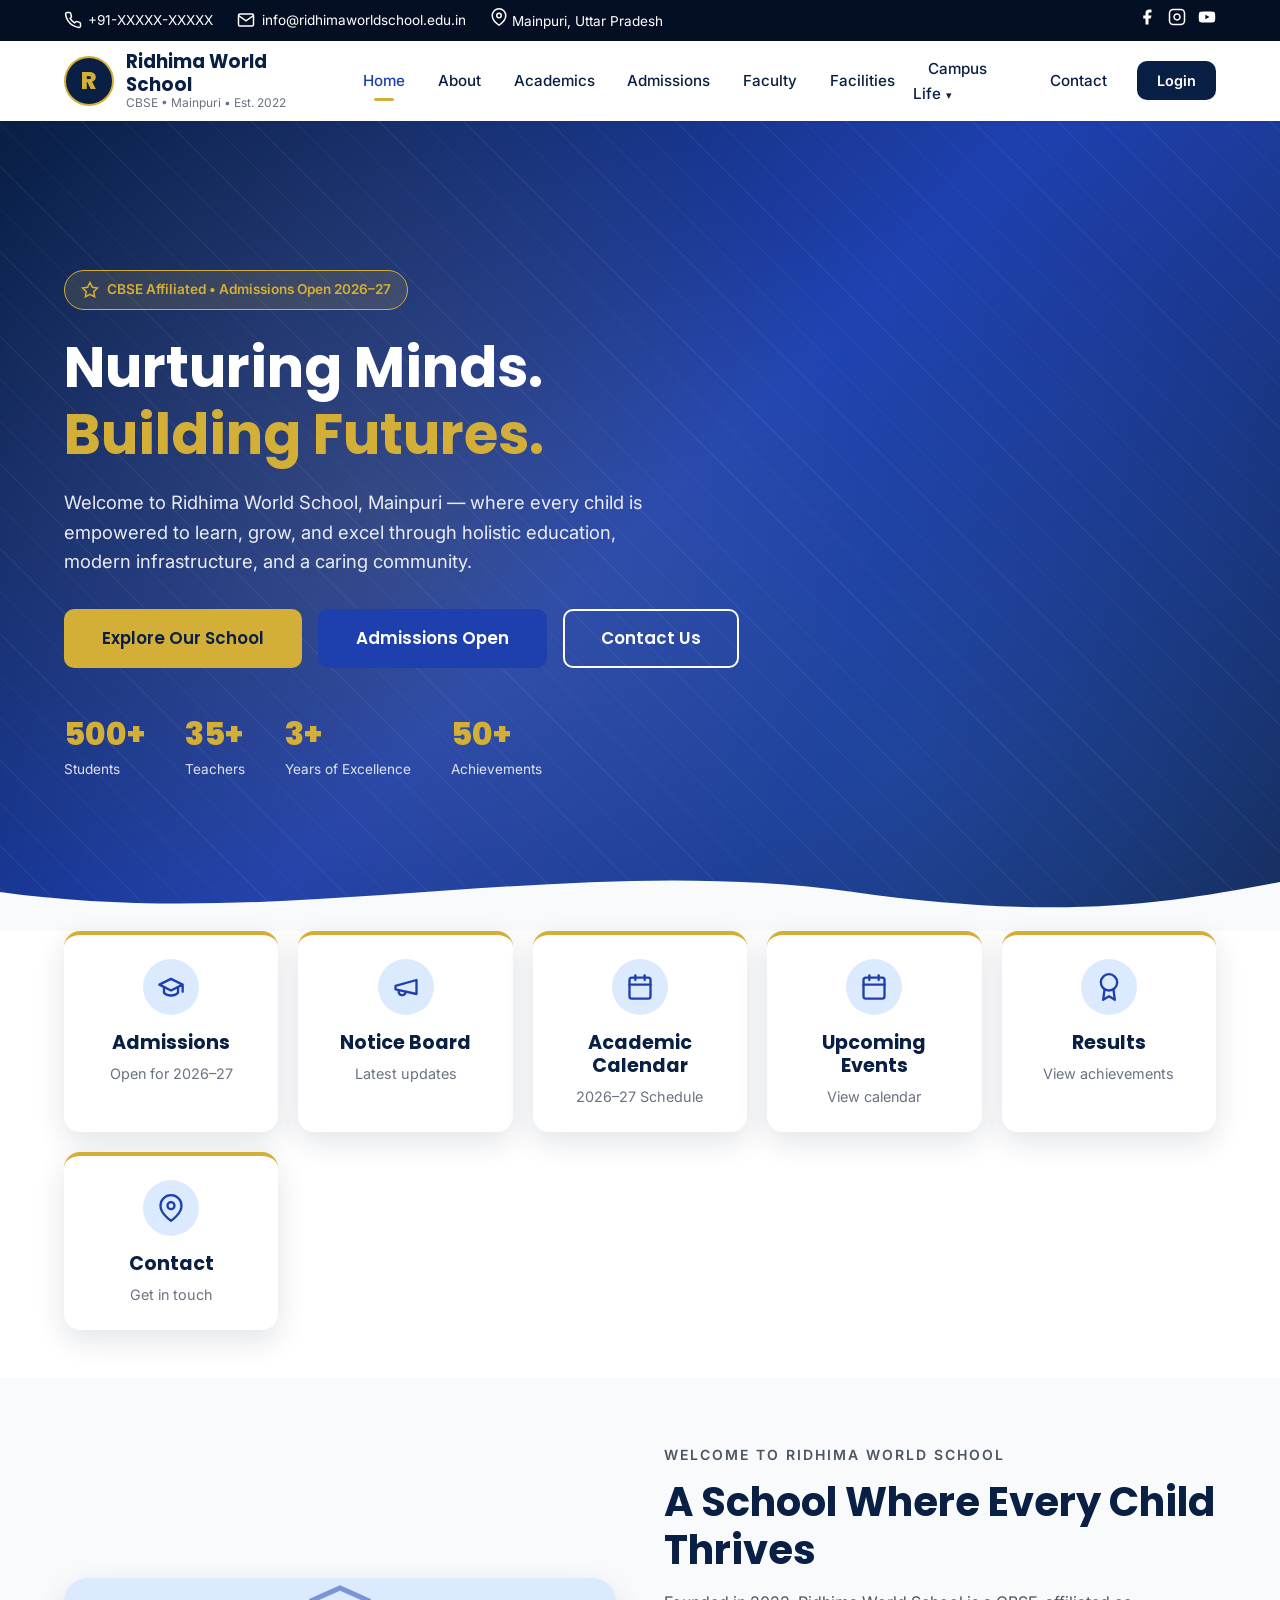
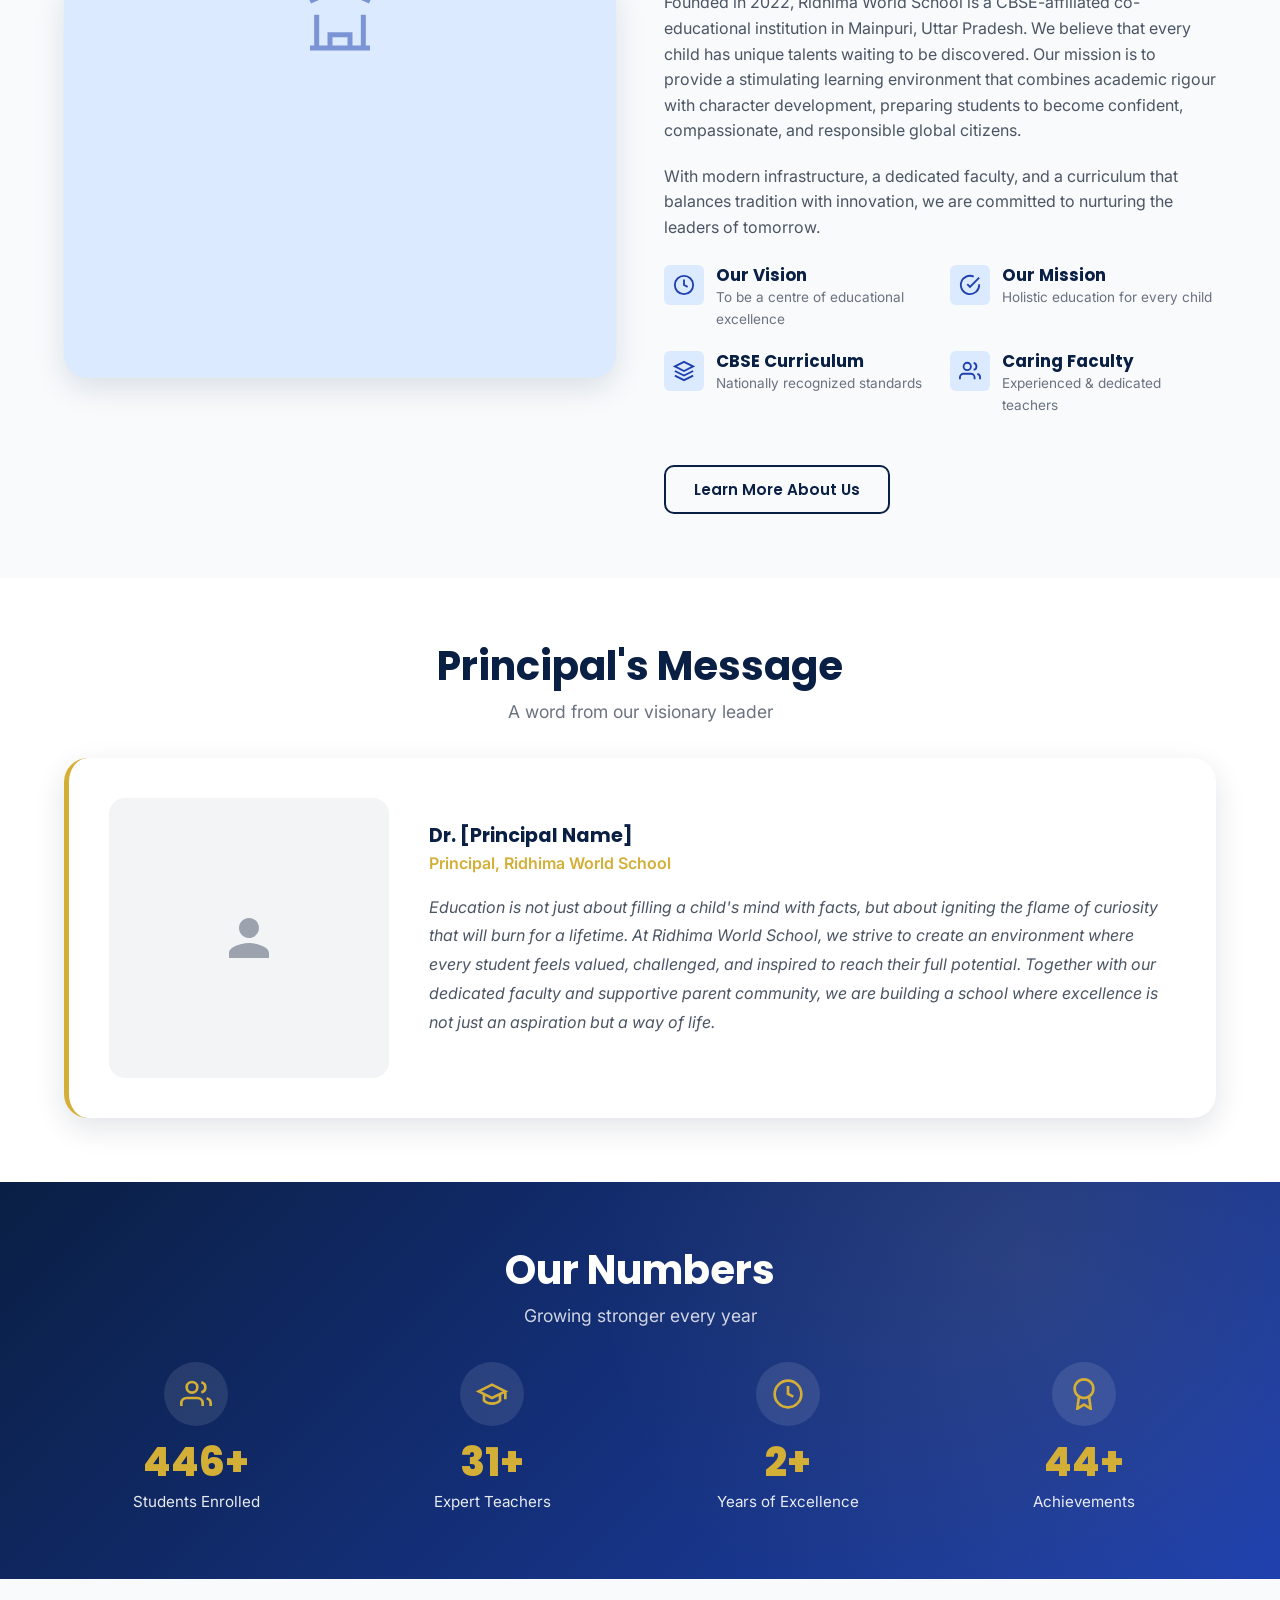
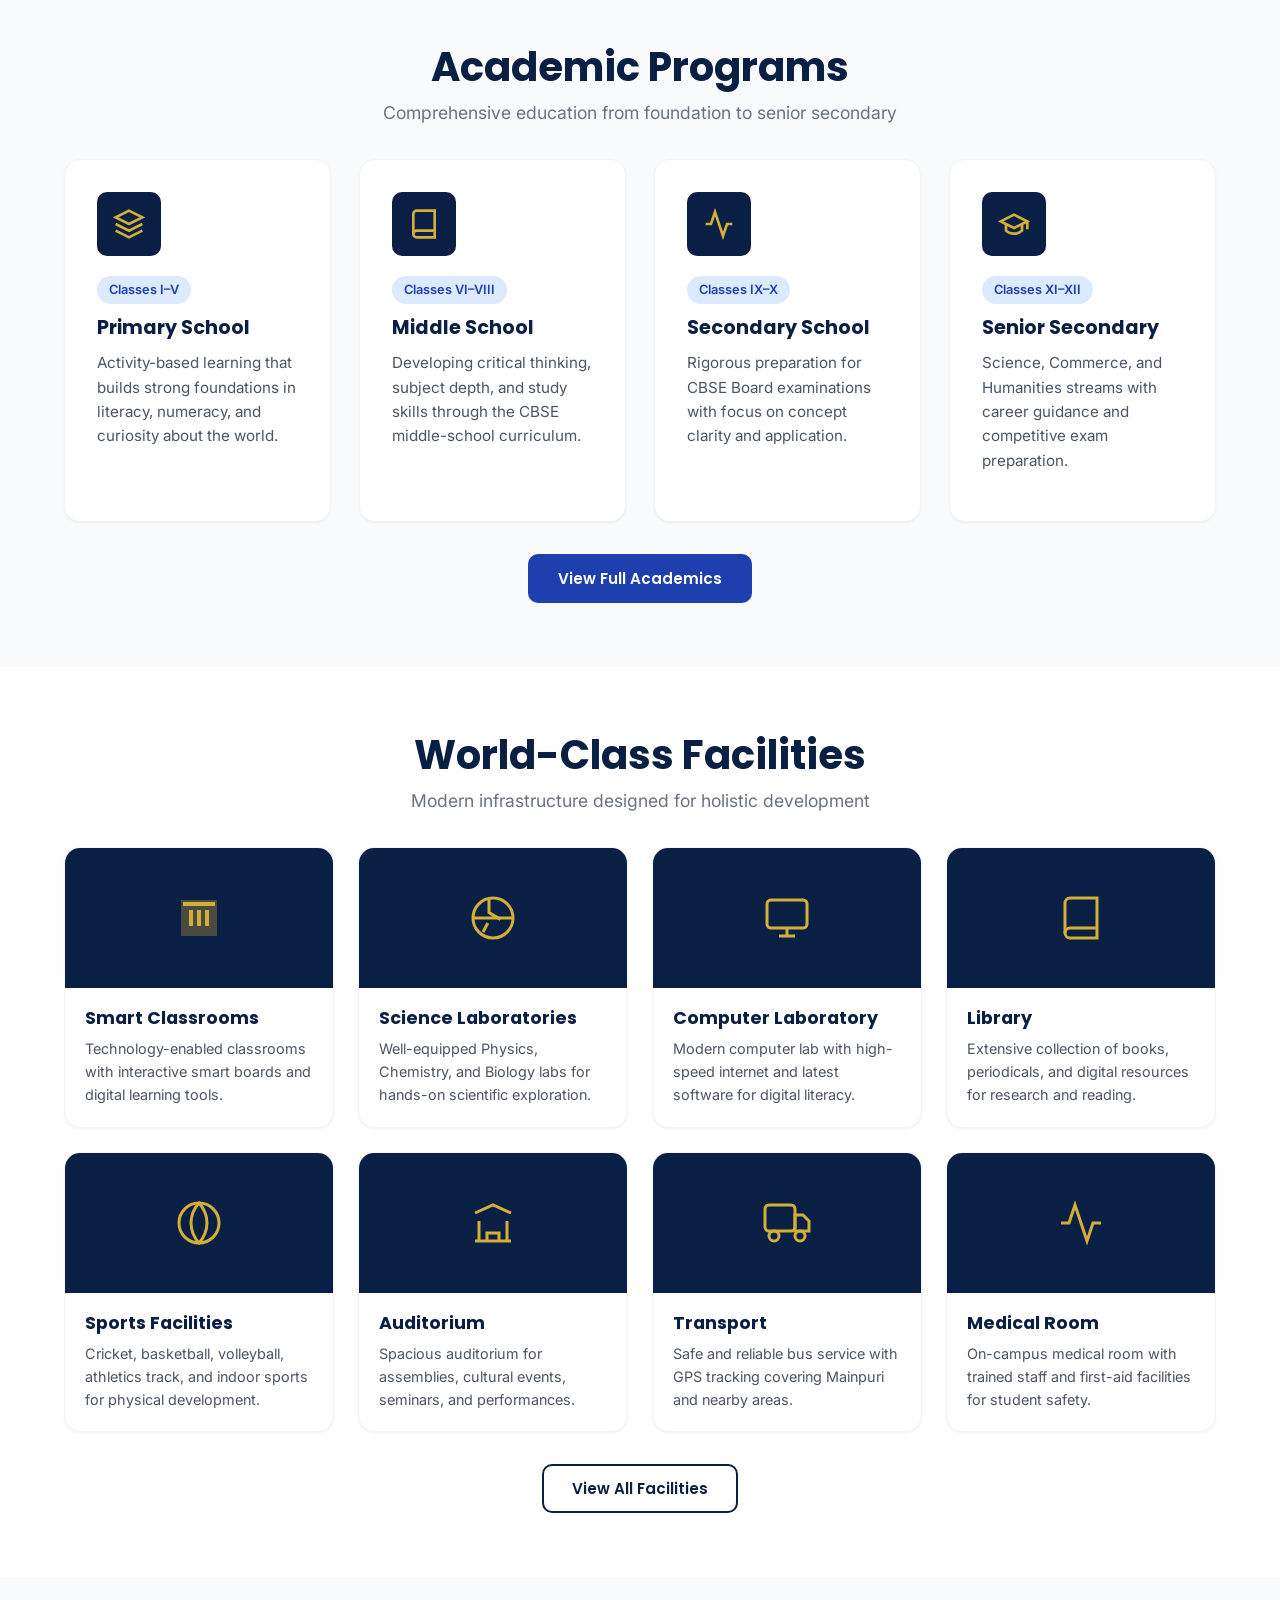
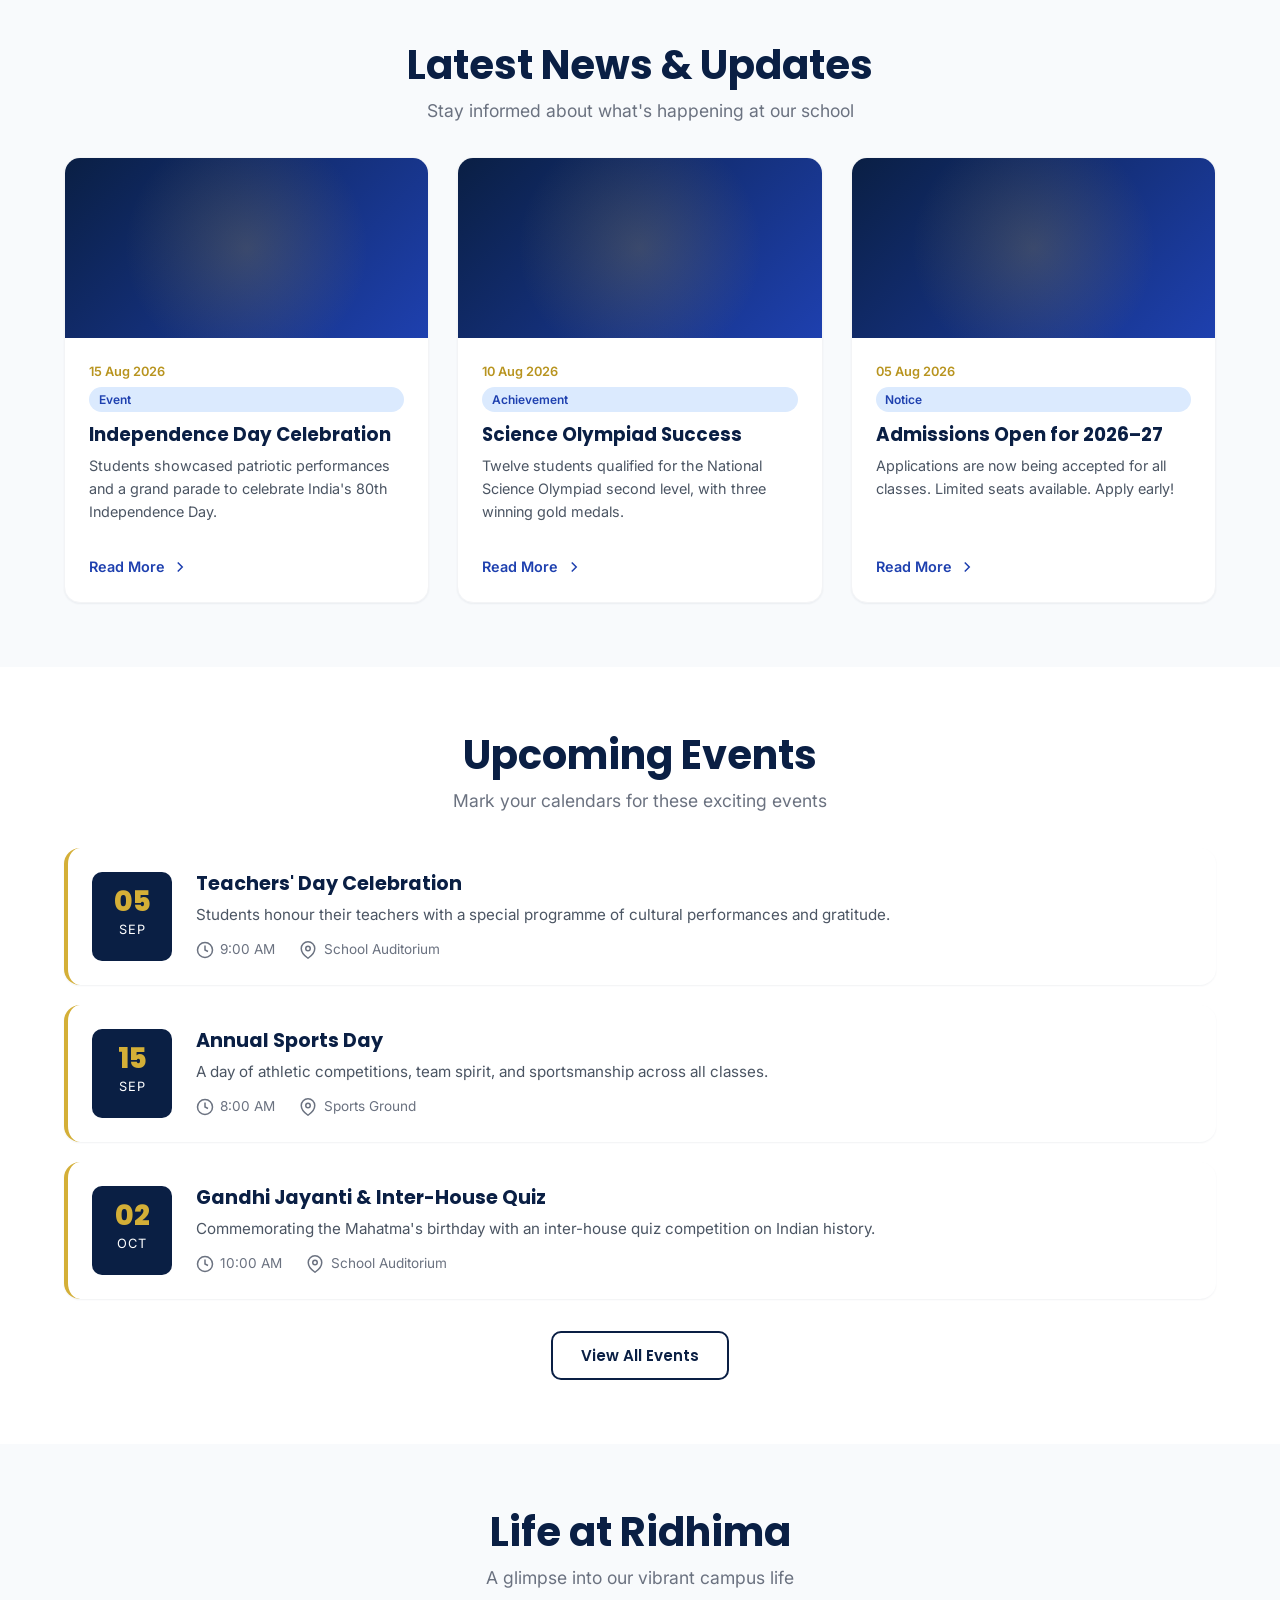
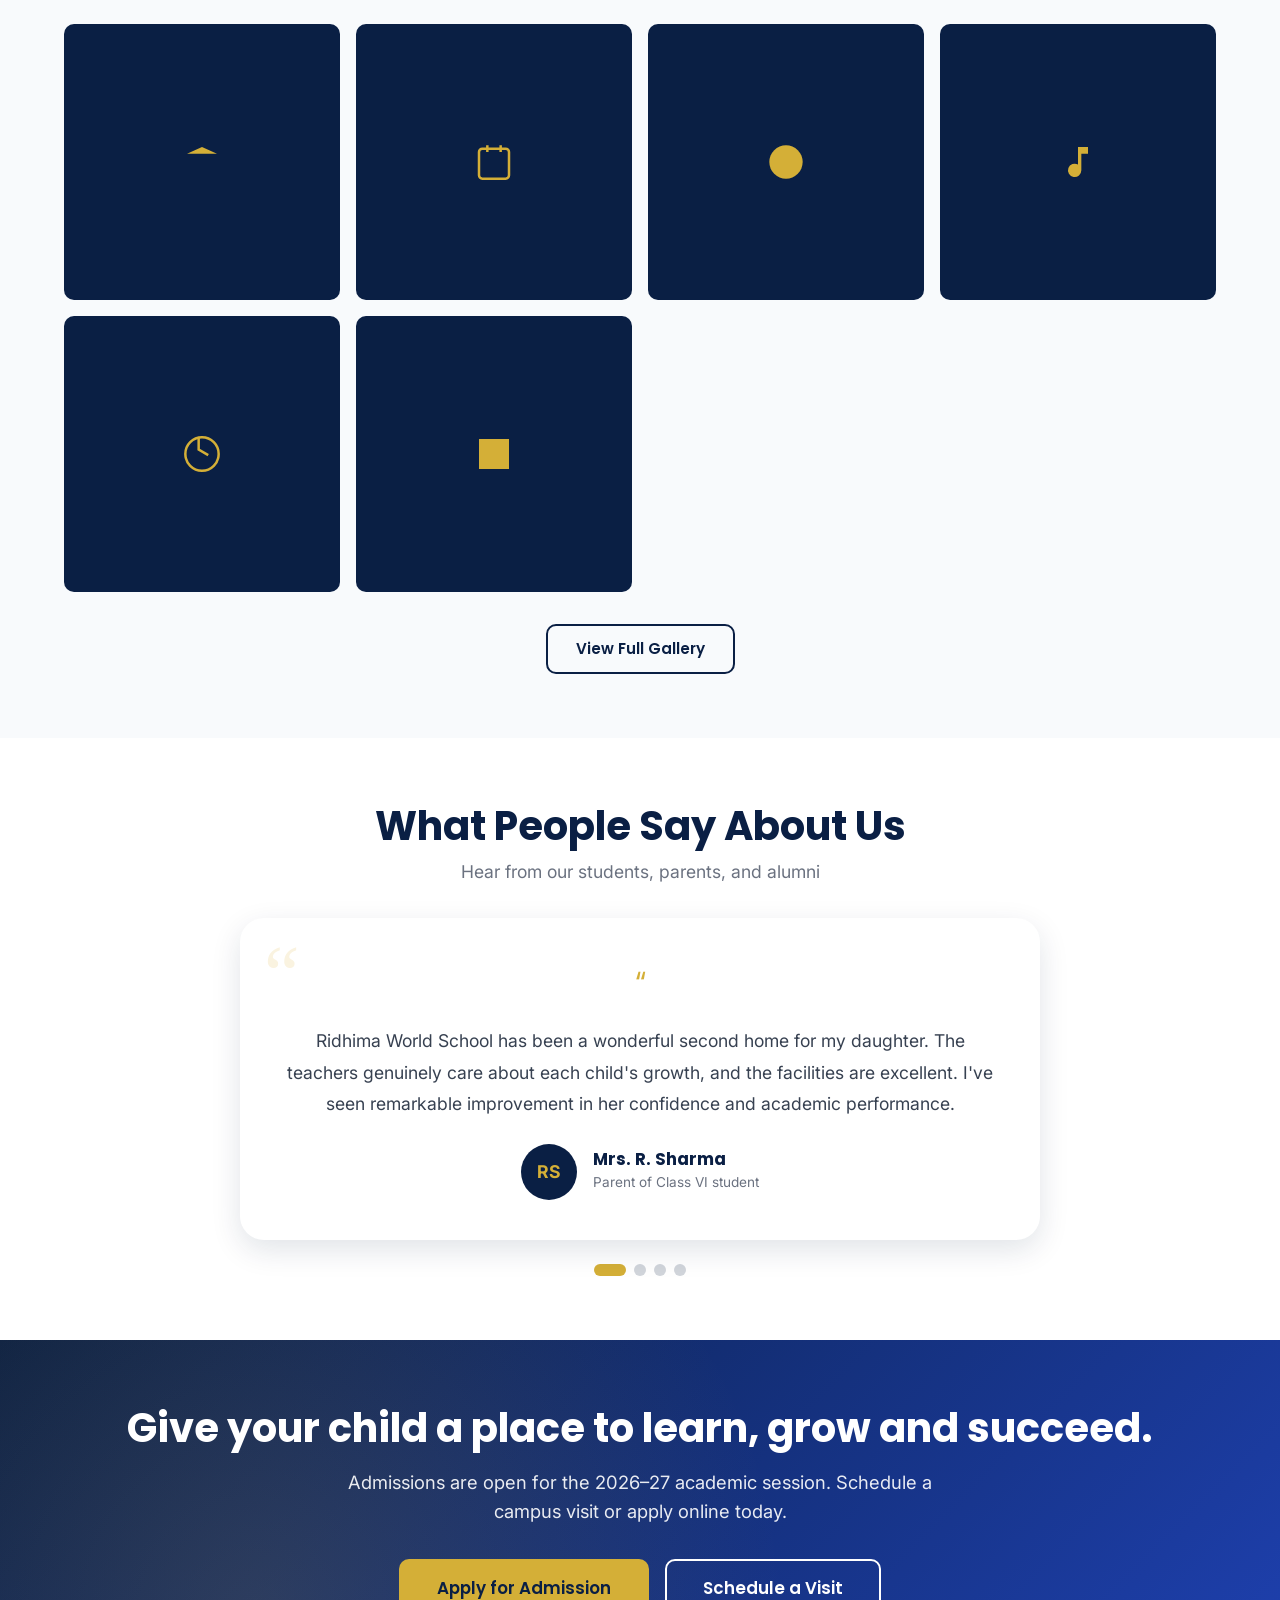
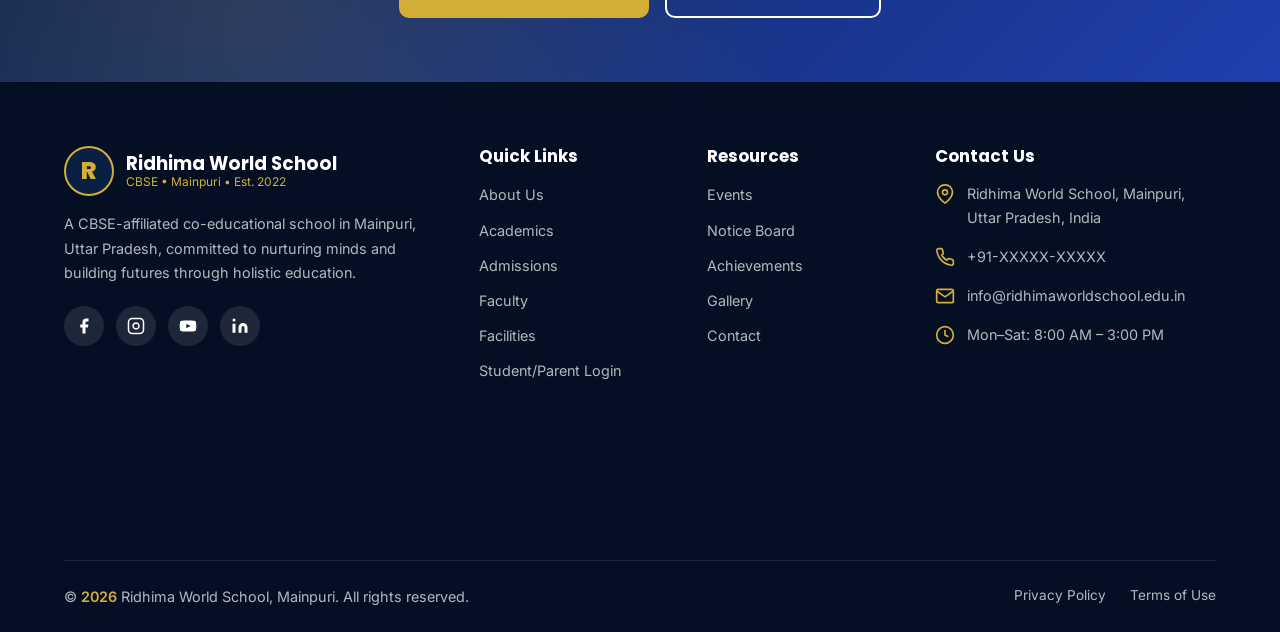
<file: index.html>
<!DOCTYPE html>
<html lang="en">
<head>
  <meta charset="UTF-8">
  <meta name="viewport" content="width=device-width, initial-scale=1.0">
  <title>Ridhima World School, Mainpuri | CBSE School — Nurturing Minds, Building Futures</title>
  <meta name="description" content="Ridhima World School, Mainpuri, UP — a CBSE-affiliated co-educational school established in 2022. Modern facilities, dedicated faculty, and a nurturing environment for students from primary to senior secondary.">
  <meta name="keywords" content="Ridhima World School, school in Mainpuri, CBSE school Mainpuri, best school Uttar Pradesh, admission Mainpuri, senior secondary school">
  <meta name="author" content="Ridhima World School">
  <meta name="robots" content="index, follow">

  <!-- Open Graph -->
  <meta property="og:type" content="website">
  <meta property="og:title" content="Ridhima World School, Mainpuri — Nurturing Minds, Building Futures">
  <meta property="og:description" content="CBSE-affiliated co-educational school in Mainpuri, UP. Modern facilities, dedicated faculty, and holistic education from primary to senior secondary.">
  <meta property="og:locale" content="en_IN">
  <meta property="og:site_name" content="Ridhima World School">

  <!-- Twitter Card -->
  <meta name="twitter:card" content="summary_large_image">
  <meta name="twitter:title" content="Ridhima World School, Mainpuri">
  <meta name="twitter:description" content="CBSE-affiliated co-educational school in Mainpuri, UP. Nurturing Minds, Building Futures.">

  <!-- Favicon -->
  <link rel="icon" type="image/svg+xml" href="assets/favicon.svg">
  <link rel="apple-touch-icon" href="assets/favicon.svg">

  <!-- Fonts -->
  <link rel="preconnect" href="https://fonts.googleapis.com">
  <link rel="preconnect" href="https://fonts.gstatic.com" crossorigin>
  <link href="https://fonts.googleapis.com/css2?family=Inter:wght@400;500;600;700&family=Poppins:wght@500;600;700;800&display=swap" rel="stylesheet">

  <!-- Styles -->
  <link rel="stylesheet" href="css/style.css">

  <!-- Structured Data -->
  <script type="application/ld+json">
  {
    "@context": "https://schema.org",
    "@type": "School",
    "name": "Ridhima World School",
    "description": "CBSE-affiliated co-educational school in Mainpuri, Uttar Pradesh, established in 2022.",
    "address": {
      "@type": "PostalAddress",
      "addressLocality": "Mainpuri",
      "addressRegion": "Uttar Pradesh",
      "addressCountry": "IN"
    },
    "telephone": "+91-XXXXX-XXXXX",
    "email": "info@ridhimaworldschool.edu.in",
    "foundingDate": "2022",
    "affiliation": "Central Board of Secondary Education (CBSE)",
    "url": "https://ridhimaworldschool.edu.in"
  }
  </script>
</head>
<body>
  <a href="#main-content" class="skip-link">Skip to main content</a>

  <!-- Top Bar -->
  <div class="topbar">
    <div class="container">
      <div class="topbar-info">
        <a href="tel:+91XXXXXXXXX"><svg class="icon-sm" viewBox="0 0 24 24" fill="none" stroke="currentColor" stroke-width="2"><path d="M22 16.92v3a2 2 0 0 1-2.18 2 19.79 19.79 0 0 1-8.63-3.07 19.5 19.5 0 0 1-6-6 19.79 19.79 0 0 1-3.07-8.67A2 2 0 0 1 4.11 2h3a2 2 0 0 1 2 1.72 12.84 12.84 0 0 0 .7 2.81 2 2 0 0 1-.45 2.11L8.09 9.91a16 16 0 0 0 6 6l1.27-1.27a2 2 0 0 1 2.11-.45 12.84 12.84 0 0 0 2.81.7A2 2 0 0 1 22 16.92z"/></svg> +91-XXXXX-XXXXX</a>
        <a href="mailto:info@ridhimaworldschool.edu.in"><svg class="icon-sm" viewBox="0 0 24 24" fill="none" stroke="currentColor" stroke-width="2"><path d="M4 4h16c1.1 0 2 .9 2 2v12c0 1.1-.9 2-2 2H4c-1.1 0-2-.9-2-2V6c0-1.1.9-2 2-2z"/><polyline points="22,6 12,13 2,6"/></svg> info@ridhimaworldschool.edu.in</a>
        <span><svg class="icon-sm" viewBox="0 0 24 24" fill="none" stroke="currentColor" stroke-width="2"><path d="M21 10c0 7-9 13-9 13s-9-6-9-13a9 9 0 0 1 18 0z"/><circle cx="12" cy="10" r="3"/></svg> Mainpuri, Uttar Pradesh</span>
      </div>
      <div class="topbar-social">
        <a href="#" aria-label="Facebook"><svg class="icon-sm" viewBox="0 0 24 24" fill="currentColor"><path d="M18 2h-3a5 5 0 0 0-5 5v3H7v4h3v8h4v-8h3l1-4h-4V7a1 1 0 0 1 1-1h3z"/></svg></a>
        <a href="#" aria-label="Instagram"><svg class="icon-sm" viewBox="0 0 24 24" fill="none" stroke="currentColor" stroke-width="2"><rect x="2" y="2" width="20" height="20" rx="5"/><path d="M16 11.37A4 4 0 1 1 12.63 8 4 4 0 0 1 16 11.37z"/><line x1="17.5" y1="6.5" x2="17.51" y2="6.5"/></svg></a>
        <a href="#" aria-label="YouTube"><svg class="icon-sm" viewBox="0 0 24 24" fill="currentColor"><path d="M23 12s0-3.5-.45-5.18a2.5 2.5 0 0 0-1.77-1.77C19.1 4.6 12 4.6 12 4.6s-7.1 0-8.78.45a2.5 2.5 0 0 0-1.77 1.77C1 8.5 1 12 1 12s0 3.5.45 5.18a2.5 2.5 0 0 0 1.77 1.77C4.9 19.4 12 19.4 12 19.4s7.1 0 8.78-.45a2.5 2.5 0 0 0 1.77-1.77C23 15.5 23 12 23 12zM9.75 15.02V8.98L15.5 12z"/></svg></a>
      </div>
    </div>
  </div>

  <!-- Header -->
  <header class="site-header">
    <div class="container">
      <div class="header-inner">
        <a href="index.html" class="logo-area" aria-label="Ridhima World School Home">
          <div class="logo" aria-hidden="true">R</div>
          <div class="logo-text">
            <span class="school-name">Ridhima World School</span>
            <span class="school-tag">CBSE • Mainpuri • Est. 2022</span>
          </div>
        </a>

        <nav class="main-nav" id="primary-nav" aria-label="Primary navigation">
          <a href="index.html" class="active">Home</a>
          <a href="about.html">About</a>
          <a href="academics.html">Academics</a>
          <a href="admissions.html">Admissions</a>
          <a href="faculty.html">Faculty</a>
          <a href="facilities.html">Facilities</a>
          <div class="has-dropdown">
            <a href="gallery.html">Campus Life</a>
            <div class="dropdown">
              <a href="gallery.html">Gallery</a>
              <a href="events.html">Events</a>
              <a href="notices.html">Notice Board</a>
              <a href="achievements.html">Achievements</a>
            </div>
          </div>
          <a href="contact.html">Contact</a>
        </nav>

        <div class="header-actions">
          <a href="portal.html" class="btn-login">Login</a>
        </div>

        <button class="menu-toggle" aria-label="Toggle menu" aria-expanded="false" aria-controls="primary-nav">
          <span></span><span></span><span></span>
        </button>
      </div>
    </div>
  </header>

  <!-- Main Content -->
  <main id="main-content">

    <!-- Hero Section -->
    <section class="hero">
      <div class="hero-bg" aria-hidden="true"></div>
      <div class="hero-pattern" aria-hidden="true"></div>
      <div class="container">
        <div class="hero-content fade-in">
          <div class="hero-badge">
            <svg class="icon-sm" viewBox="0 0 24 24" fill="none" stroke="currentColor" stroke-width="2"><polygon points="12 2 15.09 8.26 22 9.27 17 14.14 18.18 21.02 12 17.77 5.82 21.02 7 14.14 2 9.27 8.91 8.26 12 2"/></svg>
            CBSE Affiliated • Admissions Open 2026–27
          </div>
          <h1>Nurturing Minds. <span class="highlight">Building Futures.</span></h1>
          <p>Welcome to Ridhima World School, Mainpuri — where every child is empowered to learn, grow, and excel through holistic education, modern infrastructure, and a caring community.</p>
          <div class="hero-buttons">
            <a href="about.html" class="btn btn-gold btn-lg">Explore Our School</a>
            <a href="admissions.html" class="btn btn-primary btn-lg">Admissions Open</a>
            <a href="contact.html" class="btn btn-outline-white btn-lg">Contact Us</a>
          </div>
          <div class="hero-stats">
            <div class="hero-stat">
              <div class="num"><span data-counter="500" data-suffix="+">0</span></div>
              <div class="label">Students</div>
            </div>
            <div class="hero-stat">
              <div class="num"><span data-counter="35" data-suffix="+">0</span></div>
              <div class="label">Teachers</div>
            </div>
            <div class="hero-stat">
              <div class="num"><span data-counter="3" data-suffix="+">0</span></div>
              <div class="label">Years of Excellence</div>
            </div>
            <div class="hero-stat">
              <div class="num"><span data-counter="50" data-suffix="+">0</span></div>
              <div class="label">Achievements</div>
            </div>
          </div>
        </div>
      </div>
      <div class="hero-wave" aria-hidden="true">
        <svg viewBox="0 0 1440 80" preserveAspectRatio="none"><path fill="#f8fafc" d="M0,40 C320,80 640,0 960,40 C1200,70 1320,50 1440,30 L1440,80 L0,80 Z"/></svg>
      </div>
    </section>

    <!-- Quick Info Cards -->
    <section class="section-sm">
      <div class="container">
        <div class="quick-info">
          <a href="admissions.html" class="quick-card">
            <div class="icon"><svg class="icon-svg" viewBox="0 0 24 24"><path d="M22 10v6M2 10l10-5 10 5-10 5z"/><path d="M6 12v5c3 3 9 3 12 0v-5"/></svg></div>
            <h4>Admissions</h4>
            <p>Open for 2026–27</p>
          </a>
          <a href="notices.html" class="quick-card">
            <div class="icon"><svg class="icon-svg" viewBox="0 0 24 24"><path d="M3 11l18-5v12L3 14v-3z"/><path d="M11.6 16.8a3 3 0 1 1-5.8-1.6"/></svg></div>
            <h4>Notice Board</h4>
            <p>Latest updates</p>
          </a>
          <a href="academics.html" class="quick-card">
            <div class="icon"><svg class="icon-svg" viewBox="0 0 24 24"><rect x="3" y="4" width="18" height="18" rx="2"/><line x1="16" y1="2" x2="16" y2="6"/><line x1="8" y1="2" x2="8" y2="6"/><line x1="3" y1="10" x2="21" y2="10"/></svg></div>
            <h4>Academic Calendar</h4>
            <p>2026–27 Schedule</p>
          </a>
          <a href="events.html" class="quick-card">
            <div class="icon"><svg class="icon-svg" viewBox="0 0 24 24"><rect x="3" y="4" width="18" height="18" rx="2"/><line x1="16" y1="2" x2="16" y2="6"/><line x1="8" y1="2" x2="8" y2="6"/><line x1="3" y1="10" x2="21" y2="10"/></svg></div>
            <h4>Upcoming Events</h4>
            <p>View calendar</p>
          </a>
          <a href="achievements.html" class="quick-card">
            <div class="icon"><svg class="icon-svg" viewBox="0 0 24 24"><circle cx="12" cy="8" r="7"/><polyline points="8.21,13.89 7,23 12,20 17,23 15.79,13.88"/></svg></div>
            <h4>Results</h4>
            <p>View achievements</p>
          </a>
          <a href="contact.html" class="quick-card">
            <div class="icon"><svg class="icon-svg" viewBox="0 0 24 24"><path d="M21 10c0 7-9 13-9 13s-9-6-9-13a9 9 0 0 1 18 0z"/><circle cx="12" cy="10" r="3"/></svg></div>
            <h4>Contact</h4>
            <p>Get in touch</p>
          </a>
        </div>
      </div>
    </section>

    <!-- About Section -->
    <section class="section bg-light">
      <div class="container">
        <div class="about-preview">
          <div class="about-image scale-in">
            <div class="placeholder-img">
              <svg width="80" height="80" viewBox="0 0 24 24" fill="none" stroke="currentColor" stroke-width="1.5"><path d="M3 21h18M3 7l9-4 9 4M5 21V11M19 21V11M9 21v-4h6v4"/></svg>
            </div>
          </div>
          <div class="about-content slide-in-right">
            <p class="subtitle">Welcome to Ridhima World School</p>
            <h2>A School Where Every Child Thrives</h2>
            <p>Founded in 2022, Ridhima World School is a CBSE-affiliated co-educational institution in Mainpuri, Uttar Pradesh. We believe that every child has unique talents waiting to be discovered. Our mission is to provide a stimulating learning environment that combines academic rigour with character development, preparing students to become confident, compassionate, and responsible global citizens.</p>
            <p>With modern infrastructure, a dedicated faculty, and a curriculum that balances tradition with innovation, we are committed to nurturing the leaders of tomorrow.</p>
            <div class="values-grid">
              <div class="value-item">
                <div class="icon"><svg class="icon-sm" viewBox="0 0 24 24" fill="none" stroke="currentColor" stroke-width="2"><circle cx="12" cy="12" r="10"/><polyline points="12 6 12 12 16 14"/></svg></div>
                <div>
                  <h5>Our Vision</h5>
                  <p>To be a centre of educational excellence</p>
                </div>
              </div>
              <div class="value-item">
                <div class="icon"><svg class="icon-sm" viewBox="0 0 24 24" fill="none" stroke="currentColor" stroke-width="2"><path d="M22 11.08V12a10 10 0 1 1-5.93-9.14"/><polyline points="22 4 12 14.01 9 11.01"/></svg></div>
                <div>
                  <h5>Our Mission</h5>
                  <p>Holistic education for every child</p>
                </div>
              </div>
              <div class="value-item">
                <div class="icon"><svg class="icon-sm" viewBox="0 0 24 24" fill="none" stroke="currentColor" stroke-width="2"><path d="M12 2L2 7l10 5 10-5-10-5z"/><path d="M2 17l10 5 10-5M2 12l10 5 10-5"/></svg></div>
                <div>
                  <h5>CBSE Curriculum</h5>
                  <p>Nationally recognized standards</p>
                </div>
              </div>
              <div class="value-item">
                <div class="icon"><svg class="icon-sm" viewBox="0 0 24 24" fill="none" stroke="currentColor" stroke-width="2"><path d="M17 21v-2a4 4 0 0 0-4-4H5a4 4 0 0 0-4 4v2"/><circle cx="9" cy="7" r="4"/><path d="M23 21v-2a4 4 0 0 0-3-3.87M16 3.13a4 4 0 0 1 0 7.75"/></svg></div>
                <div>
                  <h5>Caring Faculty</h5>
                  <p>Experienced & dedicated teachers</p>
                </div>
              </div>
            </div>
            <a href="about.html" class="btn btn-outline" style="margin-top:1.5rem;">Learn More About Us</a>
          </div>
        </div>
      </div>
    </section>

    <!-- Principal's Message -->
    <section class="section">
      <div class="container">
        <div class="section-title">
          <h2>Principal's Message</h2>
          <p>A word from our visionary leader</p>
        </div>
        <div class="principal-card fade-in">
          <div class="principal-photo" role="img" aria-label="Principal photograph placeholder">
            <svg width="60" height="60" viewBox="0 0 24 24" fill="currentColor"><path d="M12 12c2.21 0 4-1.79 4-4s-1.79-4-4-4-4 1.79-4 4 1.79 4 4 4zm0 2c-2.67 0-8 1.34-8 4v2h16v-2c0-2.66-5.33-4-8-4z"/></svg>
          </div>
          <div class="principal-info">
            <h4>Dr. [Principal Name]</h4>
            <p class="designation">Principal, Ridhima World School</p>
            <p class="message">Education is not just about filling a child's mind with facts, but about igniting the flame of curiosity that will burn for a lifetime. At Ridhima World School, we strive to create an environment where every student feels valued, challenged, and inspired to reach their full potential. Together with our dedicated faculty and supportive parent community, we are building a school where excellence is not just an aspiration but a way of life.</p>
          </div>
        </div>
      </div>
    </section>

    <!-- Statistics -->
    <section class="section stats-section">
      <div class="container">
        <div class="section-title">
          <h2 class="text-white">Our Numbers</h2>
          <p class="text-white" style="opacity:0.8;">Growing stronger every year</p>
        </div>
        <div class="stats-grid">
          <div class="stat-item fade-in">
            <div class="stat-icon"><svg class="icon-lg" viewBox="0 0 24 24" fill="none" stroke="currentColor" stroke-width="2"><path d="M17 21v-2a4 4 0 0 0-4-4H5a4 4 0 0 0-4 4v2"/><circle cx="9" cy="7" r="4"/><path d="M23 21v-2a4 4 0 0 0-3-3.87M16 3.13a4 4 0 0 1 0 7.75"/></svg></div>
            <div class="stat-num"><span data-counter="500" data-suffix="+">0</span></div>
            <div class="stat-label">Students Enrolled</div>
          </div>
          <div class="stat-item fade-in">
            <div class="stat-icon"><svg class="icon-lg" viewBox="0 0 24 24" fill="none" stroke="currentColor" stroke-width="2"><path d="M22 10v6M2 10l10-5 10 5-10 5z"/><path d="M6 12v5c3 3 9 3 12 0v-5"/></svg></div>
            <div class="stat-num"><span data-counter="35" data-suffix="+">0</span></div>
            <div class="stat-label">Expert Teachers</div>
          </div>
          <div class="stat-item fade-in">
            <div class="stat-icon"><svg class="icon-lg" viewBox="0 0 24 24" fill="none" stroke="currentColor" stroke-width="2"><circle cx="12" cy="12" r="10"/><polyline points="12 6 12 12 16 14"/></svg></div>
            <div class="stat-num"><span data-counter="3" data-suffix="+">0</span></div>
            <div class="stat-label">Years of Excellence</div>
          </div>
          <div class="stat-item fade-in">
            <div class="stat-icon"><svg class="icon-lg" viewBox="0 0 24 24" fill="none" stroke="currentColor" stroke-width="2"><circle cx="12" cy="8" r="7"/><polyline points="8.21,13.89 7,23 12,20 17,23 15.79,13.88"/></svg></div>
            <div class="stat-num"><span data-counter="50" data-suffix="+">0</span></div>
            <div class="stat-label">Achievements</div>
          </div>
        </div>
      </div>
    </section>

    <!-- Academic Programs -->
    <section class="section bg-light">
      <div class="container">
        <div class="section-title">
          <h2>Academic Programs</h2>
          <p>Comprehensive education from foundation to senior secondary</p>
        </div>
        <div class="programs-grid">
          <div class="program-card fade-in">
            <div class="program-icon"><svg class="icon-lg" viewBox="0 0 24 24" fill="none" stroke="currentColor" stroke-width="2"><path d="M12 2L2 7l10 5 10-5-10-5z"/><path d="M2 17l10 5 10-5M2 12l10 5 10-5"/></svg></div>
            <span class="class-range">Classes I–V</span>
            <h4>Primary School</h4>
            <p>Activity-based learning that builds strong foundations in literacy, numeracy, and curiosity about the world.</p>
          </div>
          <div class="program-card fade-in">
            <div class="program-icon"><svg class="icon-lg" viewBox="0 0 24 24" fill="none" stroke="currentColor" stroke-width="2"><path d="M4 19.5A2.5 2.5 0 0 1 6.5 17H20"/><path d="M6.5 2H20v20H6.5A2.5 2.5 0 0 1 4 19.5v-15A2.5 2.5 0 0 1 6.5 2z"/></svg></div>
            <span class="class-range">Classes VI–VIII</span>
            <h4>Middle School</h4>
            <p>Developing critical thinking, subject depth, and study skills through the CBSE middle-school curriculum.</p>
          </div>
          <div class="program-card fade-in">
            <div class="program-icon"><svg class="icon-lg" viewBox="0 0 24 24" fill="none" stroke="currentColor" stroke-width="2"><path d="M22 12h-4l-3 9L9 3l-3 9H2"/></svg></div>
            <span class="class-range">Classes IX–X</span>
            <h4>Secondary School</h4>
            <p>Rigorous preparation for CBSE Board examinations with focus on concept clarity and application.</p>
          </div>
          <div class="program-card fade-in">
            <div class="program-icon"><svg class="icon-lg" viewBox="0 0 24 24" fill="none" stroke="currentColor" stroke-width="2"><path d="M22 10v6M2 10l10-5 10 5-10 5z"/><path d="M6 12v5c3 3 9 3 12 0v-5"/></svg></div>
            <span class="class-range">Classes XI–XII</span>
            <h4>Senior Secondary</h4>
            <p>Science, Commerce, and Humanities streams with career guidance and competitive exam preparation.</p>
          </div>
        </div>
        <div class="text-center" style="margin-top:2rem;">
          <a href="academics.html" class="btn btn-primary">View Full Academics</a>
        </div>
      </div>
    </section>

    <!-- Facilities -->
    <section class="section">
      <div class="container">
        <div class="section-title">
          <h2>World-Class Facilities</h2>
          <p>Modern infrastructure designed for holistic development</p>
        </div>
        <div class="facilities-grid">
          <div class="facility-card fade-in">
            <div class="facility-img"><svg width="40" height="40" viewBox="0 0 24 24" fill="currentColor"><path d="M3 3h18v18H3z" opacity="0.3"/><path d="M4 4h16v2H4z M7 8h2v8H7z M11 8h2v8h-2z M15 8h2v8h-2z"/></svg></div>
            <div class="facility-body">
              <h4>Smart Classrooms</h4>
              <p>Technology-enabled classrooms with interactive smart boards and digital learning tools.</p>
            </div>
          </div>
          <div class="facility-card fade-in">
            <div class="facility-img"><svg width="40" height="40" viewBox="0 0 24 24" fill="none" stroke="currentColor" stroke-width="1.5"><path d="M10 2v7.31l5.74 3.38M9.42 14.5L7 19"/><circle cx="12" cy="12" r="10"/><path d="M2 12h20"/></svg></div>
            <div class="facility-body">
              <h4>Science Laboratories</h4>
              <p>Well-equipped Physics, Chemistry, and Biology labs for hands-on scientific exploration.</p>
            </div>
          </div>
          <div class="facility-card fade-in">
            <div class="facility-img"><svg width="40" height="40" viewBox="0 0 24 24" fill="none" stroke="currentColor" stroke-width="1.5"><rect x="2" y="3" width="20" height="14" rx="2"/><line x1="8" y1="21" x2="16" y2="21"/><line x1="12" y1="17" x2="12" y2="21"/></svg></div>
            <div class="facility-body">
              <h4>Computer Laboratory</h4>
              <p>Modern computer lab with high-speed internet and latest software for digital literacy.</p>
            </div>
          </div>
          <div class="facility-card fade-in">
            <div class="facility-img"><svg width="40" height="40" viewBox="0 0 24 24" fill="none" stroke="currentColor" stroke-width="1.5"><path d="M4 19.5A2.5 2.5 0 0 1 6.5 17H20"/><path d="M6.5 2H20v20H6.5A2.5 2.5 0 0 1 4 19.5v-15A2.5 2.5 0 0 1 6.5 2z"/></svg></div>
            <div class="facility-body">
              <h4>Library</h4>
              <p>Extensive collection of books, periodicals, and digital resources for research and reading.</p>
            </div>
          </div>
          <div class="facility-card fade-in">
            <div class="facility-img"><svg width="40" height="40" viewBox="0 0 24 24" fill="none" stroke="currentColor" stroke-width="1.5"><circle cx="12" cy="12" r="10"/><path d="M12 2a15.3 15.3 0 0 1 4 10 15.3 15.3 0 0 1-4 10 15.3 15.3 0 0 1-4-10 15.3 15.3 0 0 1 4-10z"/></svg></div>
            <div class="facility-body">
              <h4>Sports Facilities</h4>
              <p>Cricket, basketball, volleyball, athletics track, and indoor sports for physical development.</p>
            </div>
          </div>
          <div class="facility-card fade-in">
            <div class="facility-img"><svg width="40" height="40" viewBox="0 0 24 24" fill="none" stroke="currentColor" stroke-width="1.5"><path d="M3 21h18M3 7l9-4 9 4M5 21V11M19 21V11M9 21v-4h6v4"/></svg></div>
            <div class="facility-body">
              <h4>Auditorium</h4>
              <p>Spacious auditorium for assemblies, cultural events, seminars, and performances.</p>
            </div>
          </div>
          <div class="facility-card fade-in">
            <div class="facility-img"><svg width="40" height="40" viewBox="0 0 24 24" fill="none" stroke="currentColor" stroke-width="1.5"><rect x="1" y="3" width="15" height="13" rx="2"/><path d="M16 8h4l3 3v5h-7V8z"/><circle cx="5.5" cy="18.5" r="2.5"/><circle cx="18.5" cy="18.5" r="2.5"/></svg></div>
            <div class="facility-body">
              <h4>Transport</h4>
              <p>Safe and reliable bus service with GPS tracking covering Mainpuri and nearby areas.</p>
            </div>
          </div>
          <div class="facility-card fade-in">
            <div class="facility-img"><svg width="40" height="40" viewBox="0 0 24 24" fill="none" stroke="currentColor" stroke-width="1.5"><path d="M22 12h-4l-3 9L9 3l-3 9H2"/></svg></div>
            <div class="facility-body">
              <h4>Medical Room</h4>
              <p>On-campus medical room with trained staff and first-aid facilities for student safety.</p>
            </div>
          </div>
        </div>
        <div class="text-center" style="margin-top:2rem;">
          <a href="facilities.html" class="btn btn-outline">View All Facilities</a>
        </div>
      </div>
    </section>

    <!-- Latest News -->
    <section class="section bg-light">
      <div class="container">
        <div class="section-title">
          <h2>Latest News & Updates</h2>
          <p>Stay informed about what's happening at our school</p>
        </div>
        <div class="news-grid">
          <article class="news-card fade-in">
            <div class="news-img" role="img" aria-label="News image placeholder"></div>
            <div class="news-body">
              <span class="news-date">15 Aug 2026</span>
              <span class="news-category">Event</span>
              <h4>Independence Day Celebration</h4>
              <p>Students showcased patriotic performances and a grand parade to celebrate India's 80th Independence Day.</p>
              <a href="events.html" class="read-more">Read More <svg class="icon-sm" viewBox="0 0 24 24" fill="none" stroke="currentColor" stroke-width="2"><polyline points="9 18 15 12 9 6"/></svg></a>
            </div>
          </article>
          <article class="news-card fade-in">
            <div class="news-img" role="img" aria-label="News image placeholder"></div>
            <div class="news-body">
              <span class="news-date">10 Aug 2026</span>
              <span class="news-category">Achievement</span>
              <h4>Science Olympiad Success</h4>
              <p>Twelve students qualified for the National Science Olympiad second level, with three winning gold medals.</p>
              <a href="achievements.html" class="read-more">Read More <svg class="icon-sm" viewBox="0 0 24 24" fill="none" stroke="currentColor" stroke-width="2"><polyline points="9 18 15 12 9 6"/></svg></a>
            </div>
          </article>
          <article class="news-card fade-in">
            <div class="news-img" role="img" aria-label="News image placeholder"></div>
            <div class="news-body">
              <span class="news-date">05 Aug 2026</span>
              <span class="news-category">Notice</span>
              <h4>Admissions Open for 2026–27</h4>
              <p>Applications are now being accepted for all classes. Limited seats available. Apply early!</p>
              <a href="admissions.html" class="read-more">Read More <svg class="icon-sm" viewBox="0 0 24 24" fill="none" stroke="currentColor" stroke-width="2"><polyline points="9 18 15 12 9 6"/></svg></a>
            </div>
          </article>
        </div>
      </div>
    </section>

    <!-- Upcoming Events -->
    <section class="section">
      <div class="container">
        <div class="section-title">
          <h2>Upcoming Events</h2>
          <p>Mark your calendars for these exciting events</p>
        </div>
        <div class="events-list">
          <div class="event-item fade-in">
            <div class="event-date">
              <div class="day">05</div>
              <div class="month">Sep</div>
            </div>
            <div class="event-info">
              <h4>Teachers' Day Celebration</h4>
              <p>Students honour their teachers with a special programme of cultural performances and gratitude.</p>
              <div class="event-meta">
                <span><svg class="icon-sm" viewBox="0 0 24 24" fill="none" stroke="currentColor" stroke-width="2"><circle cx="12" cy="12" r="10"/><polyline points="12 6 12 12 16 14"/></svg> 9:00 AM</span>
                <span><svg class="icon-sm" viewBox="0 0 24 24" fill="none" stroke="currentColor" stroke-width="2"><path d="M21 10c0 7-9 13-9 13s-9-6-9-13a9 9 0 0 1 18 0z"/><circle cx="12" cy="10" r="3"/></svg> School Auditorium</span>
              </div>
            </div>
          </div>
          <div class="event-item fade-in">
            <div class="event-date">
              <div class="day">15</div>
              <div class="month">Sep</div>
            </div>
            <div class="event-info">
              <h4>Annual Sports Day</h4>
              <p>A day of athletic competitions, team spirit, and sportsmanship across all classes.</p>
              <div class="event-meta">
                <span><svg class="icon-sm" viewBox="0 0 24 24" fill="none" stroke="currentColor" stroke-width="2"><circle cx="12" cy="12" r="10"/><polyline points="12 6 12 12 16 14"/></svg> 8:00 AM</span>
                <span><svg class="icon-sm" viewBox="0 0 24 24" fill="none" stroke="currentColor" stroke-width="2"><path d="M21 10c0 7-9 13-9 13s-9-6-9-13a9 9 0 0 1 18 0z"/><circle cx="12" cy="10" r="3"/></svg> Sports Ground</span>
              </div>
            </div>
          </div>
          <div class="event-item fade-in">
            <div class="event-date">
              <div class="day">02</div>
              <div class="month">Oct</div>
            </div>
            <div class="event-info">
              <h4>Gandhi Jayanti & Inter-House Quiz</h4>
              <p>Commemorating the Mahatma's birthday with an inter-house quiz competition on Indian history.</p>
              <div class="event-meta">
                <span><svg class="icon-sm" viewBox="0 0 24 24" fill="none" stroke="currentColor" stroke-width="2"><circle cx="12" cy="12" r="10"/><polyline points="12 6 12 12 16 14"/></svg> 10:00 AM</span>
                <span><svg class="icon-sm" viewBox="0 0 24 24" fill="none" stroke="currentColor" stroke-width="2"><path d="M21 10c0 7-9 13-9 13s-9-6-9-13a9 9 0 0 1 18 0z"/><circle cx="12" cy="10" r="3"/></svg> School Auditorium</span>
              </div>
            </div>
          </div>
        </div>
        <div class="text-center" style="margin-top:2rem;">
          <a href="events.html" class="btn btn-outline">View All Events</a>
        </div>
      </div>
    </section>

    <!-- Gallery Preview -->
    <section class="section bg-light">
      <div class="container">
        <div class="section-title">
          <h2>Life at Ridhima</h2>
          <p>A glimpse into our vibrant campus life</p>
        </div>
        <div class="gallery-grid">
          <div class="gallery-item" data-category="campus">
            <div class="gallery-placeholder"><svg width="40" height="40" viewBox="0 0 24 24" fill="currentColor"><path d="M3 21h18M3 7l9-4 9 4M5 21V11M19 21V11"/></svg></div>
            <div class="gallery-overlay"><span>Campus</span></div>
          </div>
          <div class="gallery-item" data-category="events">
            <div class="gallery-placeholder"><svg width="40" height="40" viewBox="0 0 24 24" fill="none" stroke="currentColor" stroke-width="1.5"><rect x="3" y="4" width="18" height="18" rx="2"/><line x1="16" y1="2" x2="16" y2="6"/><line x1="8" y1="2" x2="8" y2="6"/></svg></div>
            <div class="gallery-overlay"><span>Annual Day</span></div>
          </div>
          <div class="gallery-item" data-category="sports">
            <div class="gallery-placeholder"><svg width="40" height="40" viewBox="0 0 24 24" fill="currentColor"><circle cx="12" cy="12" r="10"/></svg></div>
            <div class="gallery-overlay"><span>Sports Day</span></div>
          </div>
          <div class="gallery-item" data-category="cultural">
            <div class="gallery-placeholder"><svg width="40" height="40" viewBox="0 0 24 24" fill="currentColor"><path d="M12 3v10.55A4 4 0 1 0 14 17V7h4V3z"/></svg></div>
            <div class="gallery-overlay"><span>Cultural Fest</span></div>
          </div>
          <div class="gallery-item" data-category="science">
            <div class="gallery-placeholder"><svg width="40" height="40" viewBox="0 0 24 24" fill="none" stroke="currentColor" stroke-width="1.5"><path d="M10 2v7.31l5.74 3.38"/><circle cx="12" cy="12" r="10"/></svg></div>
            <div class="gallery-overlay"><span>Science Fair</span></div>
          </div>
          <div class="gallery-item" data-category="classrooms">
            <div class="gallery-placeholder"><svg width="40" height="40" viewBox="0 0 24 24" fill="currentColor"><path d="M3 3h18v18H3z"/></svg></div>
            <div class="gallery-overlay"><span>Classroom</span></div>
          </div>
        </div>
        <div class="text-center" style="margin-top:2rem;">
          <a href="gallery.html" class="btn btn-outline">View Full Gallery</a>
        </div>
      </div>
    </section>

    <!-- Testimonials -->
    <section class="section">
      <div class="container">
        <div class="section-title">
          <h2>What People Say About Us</h2>
          <p>Hear from our students, parents, and alumni</p>
        </div>
        <div class="testimonials-slider">
          <div class="testimonial-card active">
            <div class="testimonial-quote">&ldquo;</div>
            <p class="testimonial-text">Ridhima World School has been a wonderful second home for my daughter. The teachers genuinely care about each child's growth, and the facilities are excellent. I've seen remarkable improvement in her confidence and academic performance.</p>
            <div class="testimonial-author">
              <div class="testimonial-avatar">RS</div>
              <div class="testimonial-author-info">
                <h5>Mrs. R. Sharma</h5>
                <span>Parent of Class VI student</span>
              </div>
            </div>
          </div>
          <div class="testimonial-card">
            <div class="testimonial-quote">&ldquo;</div>
            <p class="testimonial-text">The school provided me with a strong foundation that helped me excel in higher studies. The teachers were always supportive and encouraged me to pursue my interests in science and technology. I'm grateful for the values I learned here.</p>
            <div class="testimonial-author">
              <div class="testimonial-avatar">AK</div>
              <div class="testimonial-author-info">
                <h5>Arjun Kumar</h5>
                <span>Alumni, Batch 2024</span>
              </div>
            </div>
          </div>
          <div class="testimonial-card">
            <div class="testimonial-quote">&ldquo;</div>
            <p class="testimonial-text">I love coming to school every day! There's always something exciting happening — whether it's a science experiment, a sports match, or an art project. My teachers make learning fun and interesting.</p>
            <div class="testimonial-author">
              <div class="testimonial-avatar">PT</div>
              <div class="testimonial-author-info">
                <h5>Priya Tiwari</h5>
                <span>Student, Class VIII</span>
              </div>
            </div>
          </div>
          <div class="testimonial-card">
            <div class="testimonial-quote">&ldquo;</div>
            <p class="testimonial-text">As a parent, I appreciate the school's communication and transparency. The regular updates, parent-teacher meetings, and the parent portal make it easy to stay involved in my son's education. Highly recommended!</p>
            <div class="testimonial-author">
              <div class="testimonial-avatar">MV</div>
              <div class="testimonial-author-info">
                <h5>Mr. M. Verma</h5>
                <span>Parent of Class X student</span>
              </div>
            </div>
          </div>
          <div class="testimonial-dots">
            <span class="testimonial-dot active" role="button" aria-label="Testimonial 1"></span>
            <span class="testimonial-dot" role="button" aria-label="Testimonial 2"></span>
            <span class="testimonial-dot" role="button" aria-label="Testimonial 3"></span>
            <span class="testimonial-dot" role="button" aria-label="Testimonial 4"></span>
          </div>
        </div>
      </div>
    </section>

    <!-- CTA Section -->
    <section class="section cta-section">
      <div class="container">
        <div class="fade-in">
          <h2>Give your child a place to learn, grow and succeed.</h2>
          <p>Admissions are open for the 2026–27 academic session. Schedule a campus visit or apply online today.</p>
          <div class="cta-buttons">
            <a href="admissions.html" class="btn btn-gold btn-lg">Apply for Admission</a>
            <a href="contact.html" class="btn btn-outline-white btn-lg">Schedule a Visit</a>
          </div>
        </div>
      </div>
    </section>

  </main>

  <!-- Footer -->
  <footer class="site-footer">
    <div class="container">
      <div class="footer-grid">
        <div class="footer-brand">
          <div class="logo-area">
            <div class="logo" aria-hidden="true">R</div>
            <div class="logo-text">
              <span class="school-name">Ridhima World School</span>
              <span class="school-tag">CBSE • Mainpuri • Est. 2022</span>
            </div>
          </div>
          <p>A CBSE-affiliated co-educational school in Mainpuri, Uttar Pradesh, committed to nurturing minds and building futures through holistic education.</p>
          <div class="footer-social">
            <a href="#" aria-label="Facebook"><svg class="icon-sm" viewBox="0 0 24 24" fill="currentColor"><path d="M18 2h-3a5 5 0 0 0-5 5v3H7v4h3v8h4v-8h3l1-4h-4V7a1 1 0 0 1 1-1h3z"/></svg></a>
            <a href="#" aria-label="Instagram"><svg class="icon-sm" viewBox="0 0 24 24" fill="none" stroke="currentColor" stroke-width="2"><rect x="2" y="2" width="20" height="20" rx="5"/><path d="M16 11.37A4 4 0 1 1 12.63 8 4 4 0 0 1 16 11.37z"/><line x1="17.5" y1="6.5" x2="17.51" y2="6.5"/></svg></a>
            <a href="#" aria-label="YouTube"><svg class="icon-sm" viewBox="0 0 24 24" fill="currentColor"><path d="M23 12s0-3.5-.45-5.18a2.5 2.5 0 0 0-1.77-1.77C19.1 4.6 12 4.6 12 4.6s-7.1 0-8.78.45a2.5 2.5 0 0 0-1.77 1.77C1 8.5 1 12 1 12s0 3.5.45 5.18a2.5 2.5 0 0 0 1.77 1.77C4.9 19.4 12 19.4 12 19.4s7.1 0 8.78-.45a2.5 2.5 0 0 0 1.77-1.77C23 15.5 23 12 23 12zM9.75 15.02V8.98L15.5 12z"/></svg></a>
            <a href="#" aria-label="LinkedIn"><svg class="icon-sm" viewBox="0 0 24 24" fill="currentColor"><path d="M16 8a6 6 0 0 1 6 6v7h-4v-7a2 2 0 0 0-4 0v7h-4v-7a6 6 0 0 1 6-6zM2 9h4v12H2zM4 2a2 2 0 1 1 0 4 2 2 0 0 1 0-4z"/></svg></a>
          </div>
        </div>

        <div class="footer-col">
          <h5>Quick Links</h5>
          <ul>
            <li><a href="about.html">About Us</a></li>
            <li><a href="academics.html">Academics</a></li>
            <li><a href="admissions.html">Admissions</a></li>
            <li><a href="faculty.html">Faculty</a></li>
            <li><a href="facilities.html">Facilities</a></li>
            <li><a href="portal.html">Student/Parent Login</a></li>
          </ul>
        </div>

        <div class="footer-col">
          <h5>Resources</h5>
          <ul>
            <li><a href="events.html">Events</a></li>
            <li><a href="notices.html">Notice Board</a></li>
            <li><a href="achievements.html">Achievements</a></li>
            <li><a href="gallery.html">Gallery</a></li>
            <li><a href="contact.html">Contact</a></li>
          </ul>
        </div>

        <div class="footer-col">
          <h5>Contact Us</h5>
          <div class="footer-contact-item">
            <svg class="icon-sm" viewBox="0 0 24 24" fill="none" stroke="currentColor" stroke-width="2"><path d="M21 10c0 7-9 13-9 13s-9-6-9-13a9 9 0 0 1 18 0z"/><circle cx="12" cy="10" r="3"/></svg>
            <span>Ridhima World School, Mainpuri, Uttar Pradesh, India</span>
          </div>
          <div class="footer-contact-item">
            <svg class="icon-sm" viewBox="0 0 24 24" fill="none" stroke="currentColor" stroke-width="2"><path d="M22 16.92v3a2 2 0 0 1-2.18 2 19.79 19.79 0 0 1-8.63-3.07 19.5 19.5 0 0 1-6-6 19.79 19.79 0 0 1-3.07-8.67A2 2 0 0 1 4.11 2h3a2 2 0 0 1 2 1.72 12.84 12.84 0 0 0 .7 2.81 2 2 0 0 1-.45 2.11L8.09 9.91a16 16 0 0 0 6 6l1.27-1.27a2 2 0 0 1 2.11-.45 12.84 12.84 0 0 0 2.81.7A2 2 0 0 1 22 16.92z"/></svg>
            <span>+91-XXXXX-XXXXX</span>
          </div>
          <div class="footer-contact-item">
            <svg class="icon-sm" viewBox="0 0 24 24" fill="none" stroke="currentColor" stroke-width="2"><path d="M4 4h16c1.1 0 2 .9 2 2v12c0 1.1-.9 2-2 2H4c-1.1 0-2-.9-2-2V6c0-1.1.9-2 2-2z"/><polyline points="22,6 12,13 2,6"/></svg>
            <span>info@ridhimaworldschool.edu.in</span>
          </div>
          <div class="footer-contact-item">
            <svg class="icon-sm" viewBox="0 0 24 24" fill="none" stroke="currentColor" stroke-width="2"><circle cx="12" cy="12" r="10"/><polyline points="12 6 12 12 16 14"/></svg>
            <span>Mon–Sat: 8:00 AM – 3:00 PM</span>
          </div>
          <div class="footer-map">
            <iframe src="https://www.google.com/maps/embed?pb=!1m18!1m12!1m3!1d3540.9!2d79.0266!3d27.2316!2m3!1f0!2f0!3f0!3m2!1i1024!2i768!4f13.1!3m3!1m2!1s0x397489e1a1c1c1c1%3A0x0!2sMainpuri%2C%20Uttar%20Pradesh!5e0!3m2!1sen!2sin!4v1700000000000" loading="lazy" title="School location on Google Maps"></iframe>
          </div>
        </div>
      </div>

      <div class="footer-bottom">
        <p>&copy; <span class="current-year">2026</span> Ridhima World School, Mainpuri. All rights reserved.</p>
        <div class="footer-bottom-links">
          <a href="#">Privacy Policy</a>
          <a href="#">Terms of Use</a>
        </div>
      </div>
    </div>
  </footer>

  <!-- Scroll to Top -->
  <button class="scroll-top" aria-label="Scroll to top">
    <svg class="icon-svg" viewBox="0 0 24 24"><polyline points="18 15 12 9 6 15"/></svg>
  </button>

  <!-- Lightbox -->
  <div class="lightbox" role="dialog" aria-label="Image viewer" aria-modal="true">
    <button class="lightbox-close" aria-label="Close">&times;</button>
    <button class="lightbox-nav lightbox-prev" aria-label="Previous image">&#8249;</button>
    <div class="lightbox-content">
      <div class="lightbox-placeholder"><svg width="48" height="48" viewBox="0 0 24 24" fill="currentColor"><path d="M3 3h18v18H3z" opacity="0.3"/></svg></div>
    </div>
    <button class="lightbox-nav lightbox-next" aria-label="Next image">&#8250;</button>
  </div>

  <!-- Scripts -->
  <script src="js/script.js"></script>
</body>
</html>
</file>
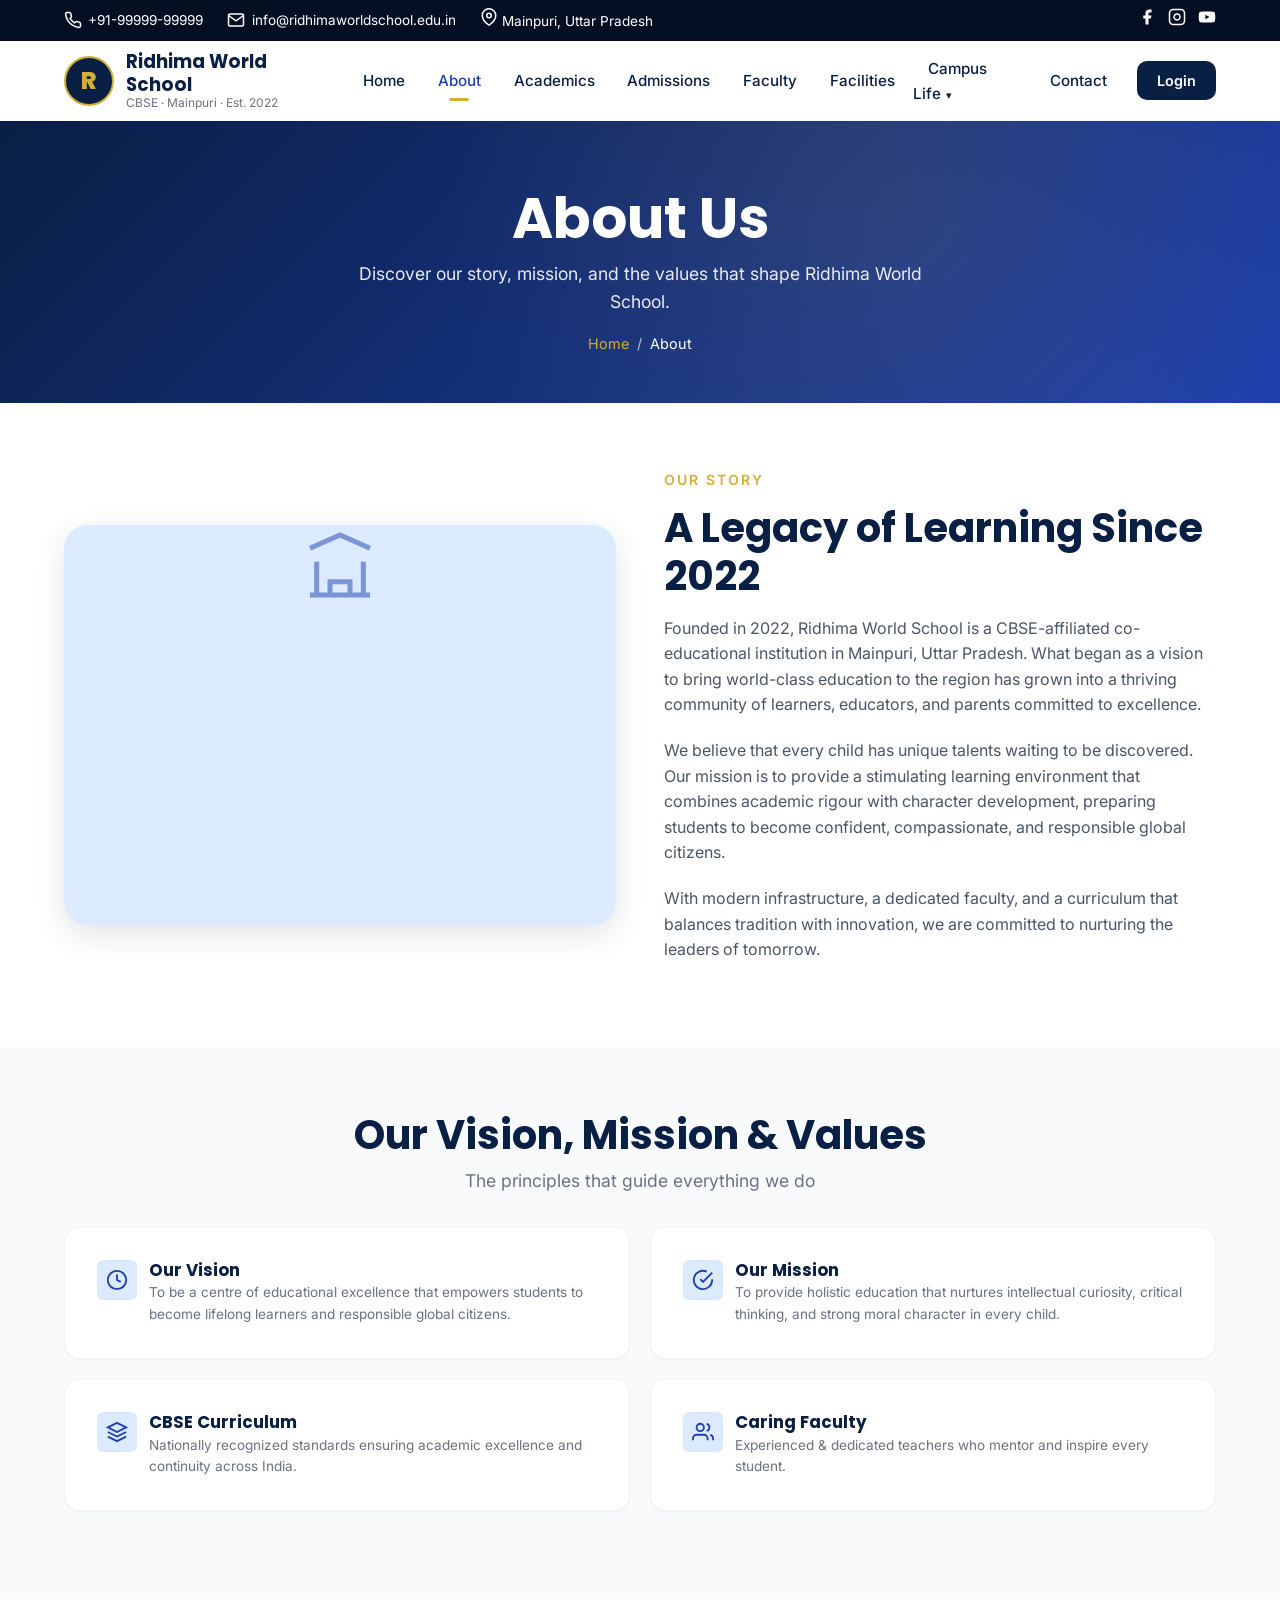
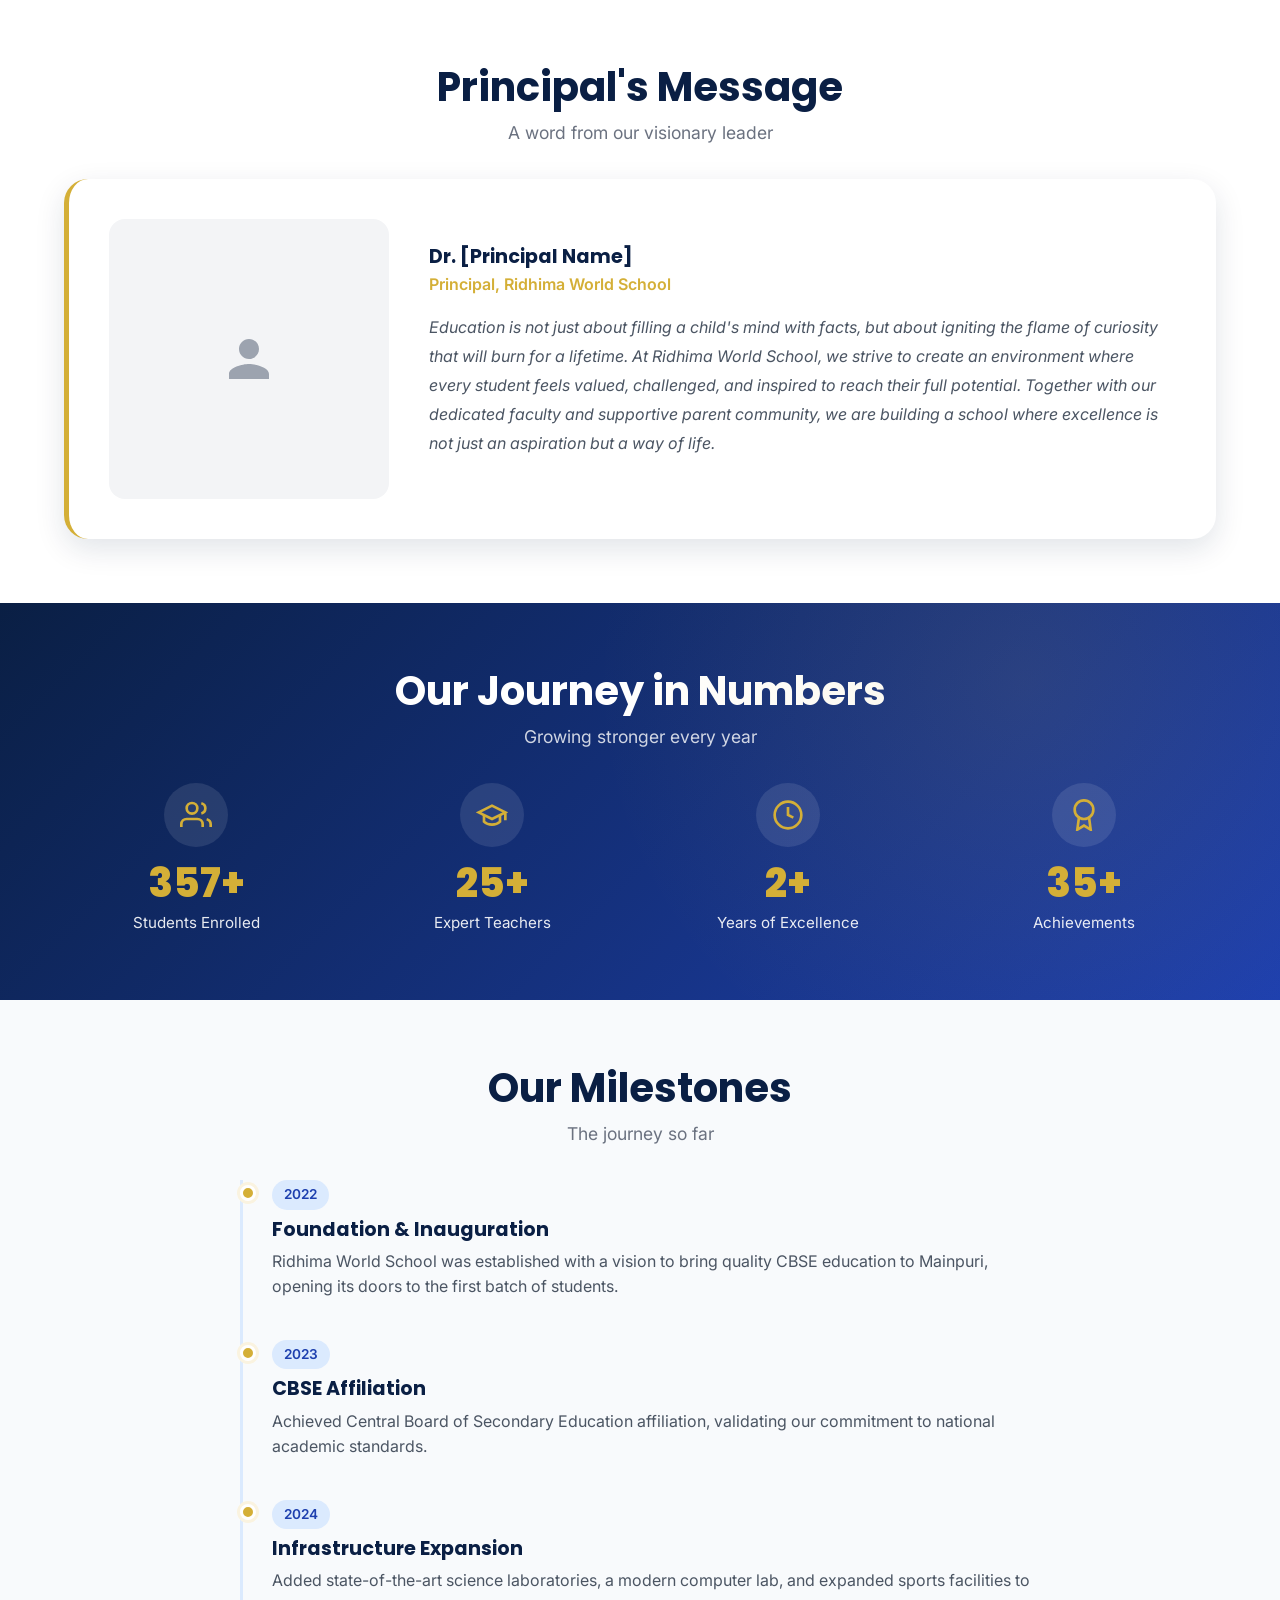
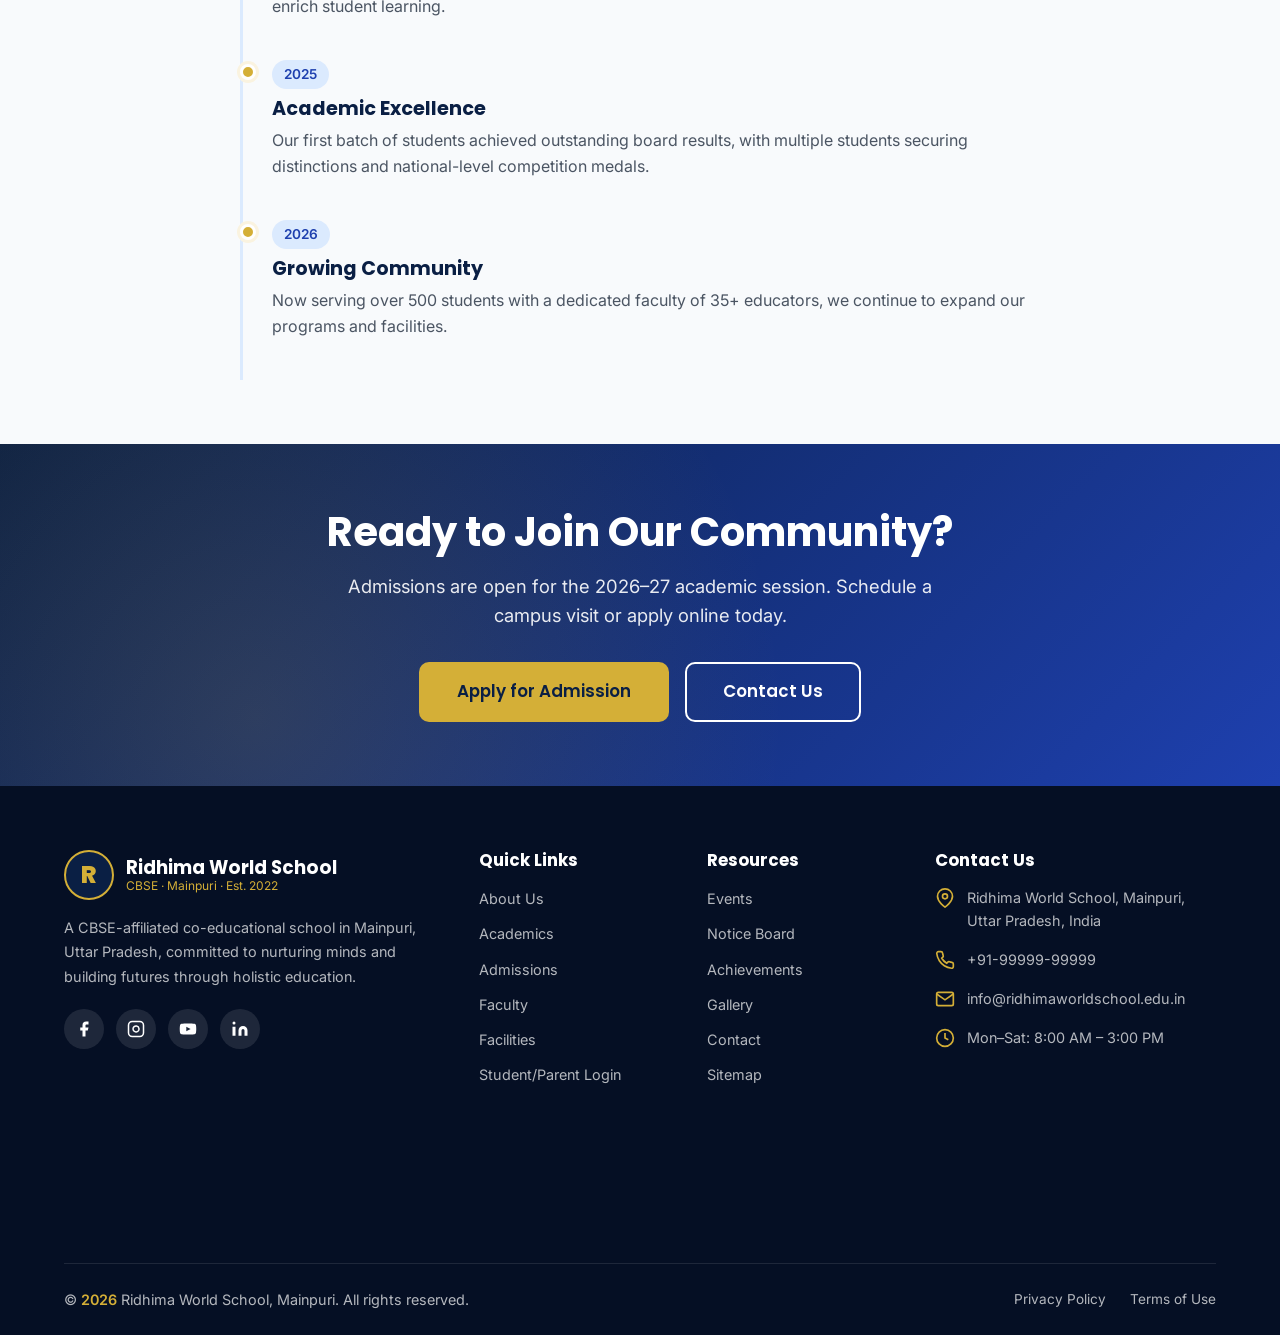
<file: about.html>
<!DOCTYPE html>
<html lang="en">
<head>
  <meta charset="UTF-8">
  <meta name="viewport" content="width=device-width, initial-scale=1.0">
  <title>About Us | Ridhima World School, Mainpuri</title>
  <meta name="description" content="Learn about Ridhima World School, a CBSE school in Mainpuri committed to holistic education and nurturing future leaders.">
  <meta name="keywords" content="">
  <meta name="author" content="Ridhima World School">
  <meta name="robots" content="index, follow">
  <meta property="og:type" content="website">
  <meta property="og:site_name" content="Ridhima World School">
  <meta property="og:title" content="About Us | Ridhima World School, Mainpuri">
  <meta property="og:description" content="Learn about Ridhima World School, a CBSE school in Mainpuri committed to holistic education and nurturing future leaders.">
  <meta property="og:locale" content="en_IN">
  <link rel="icon" type="image/svg+xml" href="assets/favicon.svg">
  <link rel="apple-touch-icon" href="assets/favicon.svg">
  <link rel="preconnect" href="https://fonts.googleapis.com">
  <link rel="preconnect" href="https://fonts.gstatic.com" crossorigin>
  <link href="https://fonts.googleapis.com/css2?family=Inter:wght@400;500;600;700&family=Poppins:wght@500;600;700;800&display=swap" rel="stylesheet">
  <link rel="stylesheet" href="css/style.css">
</head>
<body>
  <a href="#main-content" class="skip-link">Skip to main content</a>
  <div class="topbar">
    <div class="container">
      <div class="topbar-info">
        <a href="tel:+919999999999"><svg class="icon-sm" viewBox="0 0 24 24" fill="none" stroke="currentColor" stroke-width="2"><path d="M22 16.92v3a2 2 0 0 1-2.18 2 19.79 19.79 0 0 1-8.63-3.07 19.5 19.5 0 0 1-6-6 19.79 19.79 0 0 1-3.07-8.67A2 2 0 0 1 4.11 2h3a2 2 0 0 1 2 1.72 12.84 12.84 0 0 0 .7 2.81 2 2 0 0 1-.45 2.11L8.09 9.91a16 16 0 0 0 6 6l1.27-1.27a2 2 0 0 1 2.11-.45 12.84 12.84 0 0 0 2.81.7A2 2 0 0 1 22 16.92z"/></svg> +91-99999-99999</a>
        <a href="mailto:info@ridhimaworldschool.edu.in"><svg class="icon-sm" viewBox="0 0 24 24" fill="none" stroke="currentColor" stroke-width="2"><path d="M4 4h16c1.1 0 2 .9 2 2v12c0 1.1-.9 2-2 2H4c-1.1 0-2-.9-2-2V6c0-1.1.9-2 2-2z"/><polyline points="22,6 12,13 2,6"/></svg> info@ridhimaworldschool.edu.in</a>
        <span><svg class="icon-sm" viewBox="0 0 24 24" fill="none" stroke="currentColor" stroke-width="2"><path d="M21 10c0 7-9 13-9 13s-9-6-9-13a9 9 0 0 1 18 0z"/><circle cx="12" cy="10" r="3"/></svg> Mainpuri, Uttar Pradesh</span>
      </div>
      <div class="topbar-social">
        <a href="#" aria-label="Facebook"><svg class="icon-sm" viewBox="0 0 24 24" fill="currentColor"><path d="M18 2h-3a5 5 0 0 0-5 5v3H7v4h3v8h4v-8h3l1-4h-4V7a1 1 0 0 1 1-1h3z"/></svg></a>
        <a href="#" aria-label="Instagram"><svg class="icon-sm" viewBox="0 0 24 24" fill="none" stroke="currentColor" stroke-width="2"><rect x="2" y="2" width="20" height="20" rx="5"/><path d="M16 11.37A4 4 0 1 1 12.63 8 4 4 0 0 1 16 11.37z"/><line x1="17.5" y1="6.5" x2="17.51" y2="6.5"/></svg></a>
        <a href="#" aria-label="YouTube"><svg class="icon-sm" viewBox="0 0 24 24" fill="currentColor"><path d="M23 12s0-3.5-.45-5.18a2.5 2.5 0 0 0-1.77-1.77C19.1 4.6 12 4.6 12 4.6s-7.1 0-8.78.45a2.5 2.5 0 0 0-1.77 1.77C1 8.5 1 12 1 12s0 3.5.45 5.18a2.5 2.5 0 0 0 1.77 1.77C4.9 19.4 12 19.4 12 19.4s7.1 0 8.78-.45a2.5 2.5 0 0 0 1.77-1.77C23 15.5 23 12 23 12zM9.75 15.02V8.98L15.5 12z"/></svg></a>
      </div>
    </div>
  </div>
  <header class="site-header">
    <div class="container">
      <div class="header-inner">
        <a href="index.html" class="logo-area" aria-label="Ridhima World School Home">
          <div class="logo" aria-hidden="true">R</div>
          <div class="logo-text">
            <span class="school-name">Ridhima World School</span>
            <span class="school-tag">CBSE · Mainpuri · Est. 2022</span>
          </div>
        </a>
        <nav class="main-nav" id="primary-nav" aria-label="Primary navigation">
          <a href="index.html">Home</a>
          <a href="about.html" class="active">About</a>
          <a href="academics.html">Academics</a>
          <a href="admissions.html">Admissions</a>
          <a href="faculty.html">Faculty</a>
          <a href="facilities.html">Facilities</a>
          <div class="has-dropdown">
            <a href="gallery.html">Campus Life</a>
            <div class="dropdown">
              <a href="gallery.html">Gallery</a>
              <a href="events.html">Events</a>
              <a href="notices.html">Notice Board</a>
              <a href="achievements.html">Achievements</a>
            </div>
          </div>
          <a href="contact.html">Contact</a>
        </nav>
        <div class="header-actions">
          <a href="portal.html" class="btn-login">Login</a>
        </div>
        <button class="menu-toggle" aria-label="Toggle menu" aria-expanded="false" aria-controls="primary-nav">
          <span></span><span></span><span></span>
        </button>
      </div>
    </div>
  </header>
  <main id="main-content">
    <section class="page-header">
      <div class="container">
        <h1>About Us</h1>
        <p>Discover our story, mission, and the values that shape Ridhima World School.</p>
        <div class="breadcrumb"><a href="index.html">Home</a> <span>/</span> About</div>
      </div>
    </section>
    <section class="section">
      <div class="container">
        <div class="about-preview">
          <div class="about-image scale-in"><div class="placeholder-img"><svg width="80" height="80" viewBox="0 0 24 24" fill="none" stroke="currentColor" stroke-width="1.5"><path d="M3 21h18M3 7l9-4 9 4M5 21V11M19 21V11M9 21v-4h6v4"/></svg></div></div>
          <div class="about-content slide-in-right">
            <span class="subtitle">Our Story</span>
            <h2>A Legacy of Learning Since 2022</h2>
            <p>Founded in 2022, Ridhima World School is a CBSE-affiliated co-educational institution in Mainpuri, Uttar Pradesh. What began as a vision to bring world-class education to the region has grown into a thriving community of learners, educators, and parents committed to excellence.</p>
            <p>We believe that every child has unique talents waiting to be discovered. Our mission is to provide a stimulating learning environment that combines academic rigour with character development, preparing students to become confident, compassionate, and responsible global citizens.</p>
            <p>With modern infrastructure, a dedicated faculty, and a curriculum that balances tradition with innovation, we are committed to nurturing the leaders of tomorrow.</p>
          </div>
        </div>
      </div>
    </section>
    <section class="section bg-light">
      <div class="container">
        <div class="section-title"><h2>Our Vision, Mission & Values</h2><p>The principles that guide everything we do</p></div>
        <div class="values-grid">
          <div class="info-card fade-in"><div class="value-item"><div class="icon"><svg class="icon-sm" viewBox="0 0 24 24" fill="none" stroke="currentColor" stroke-width="2"><circle cx="12" cy="12" r="10"/><polyline points="12 6 12 12 16 14"/></svg></div><div><h5>Our Vision</h5><p>To be a centre of educational excellence that empowers students to become lifelong learners and responsible global citizens.</p></div></div></div>
          <div class="info-card fade-in"><div class="value-item"><div class="icon"><svg class="icon-sm" viewBox="0 0 24 24" fill="none" stroke="currentColor" stroke-width="2"><path d="M22 11.08V12a10 10 0 1 1-5.93-9.14"/><polyline points="22 4 12 14.01 9 11.01"/></svg></div><div><h5>Our Mission</h5><p>To provide holistic education that nurtures intellectual curiosity, critical thinking, and strong moral character in every child.</p></div></div></div>
          <div class="info-card fade-in"><div class="value-item"><div class="icon"><svg class="icon-sm" viewBox="0 0 24 24" fill="none" stroke="currentColor" stroke-width="2"><path d="M12 2L2 7l10 5 10-5-10-5z"/><path d="M2 17l10 5 10-5M2 12l10 5 10-5"/></svg></div><div><h5>CBSE Curriculum</h5><p>Nationally recognized standards ensuring academic excellence and continuity across India.</p></div></div></div>
          <div class="info-card fade-in"><div class="value-item"><div class="icon"><svg class="icon-sm" viewBox="0 0 24 24" fill="none" stroke="currentColor" stroke-width="2"><path d="M17 21v-2a4 4 0 0 0-4-4H5a4 4 0 0 0-4 4v2"/><circle cx="9" cy="7" r="4"/><path d="M23 21v-2a4 4 0 0 0-3-3.87M16 3.13a4 4 0 0 1 0 7.75"/></svg></div><div><h5>Caring Faculty</h5><p>Experienced & dedicated teachers who mentor and inspire every student.</p></div></div></div>
        </div>
      </div>
    </section>
    <section class="section">
      <div class="container">
        <div class="section-title"><h2>Principal's Message</h2><p>A word from our visionary leader</p></div>
        <div class="principal-card fade-in">
          <div class="principal-photo" role="img" aria-label="Principal photograph placeholder"><svg width="60" height="60" viewBox="0 0 24 24" fill="currentColor"><path d="M12 12c2.21 0 4-1.79 4-4s-1.79-4-4-4-4 1.79-4 4 1.79 4 4 4zm0 2c-2.67 0-8 1.34-8 4v2h16v-2c0-2.66-5.33-4-8-4z"/></svg></div>
          <div class="principal-info">
            <h4>Dr. [Principal Name]</h4>
            <p class="designation">Principal, Ridhima World School</p>
            <p class="message">Education is not just about filling a child's mind with facts, but about igniting the flame of curiosity that will burn for a lifetime. At Ridhima World School, we strive to create an environment where every student feels valued, challenged, and inspired to reach their full potential. Together with our dedicated faculty and supportive parent community, we are building a school where excellence is not just an aspiration but a way of life.</p>
          </div>
        </div>
      </div>
    </section>
    <section class="section stats-section">
      <div class="container">
        <div class="section-title"><h2 class="text-white">Our Journey in Numbers</h2><p class="text-white" style="opacity:0.8;">Growing stronger every year</p></div>
        <div class="stats-grid">
          <div class="stat-item fade-in"><div class="stat-icon"><svg class="icon-lg" viewBox="0 0 24 24" fill="none" stroke="currentColor" stroke-width="2"><path d="M17 21v-2a4 4 0 0 0-4-4H5a4 4 0 0 0-4 4v2"/><circle cx="9" cy="7" r="4"/><path d="M23 21v-2a4 4 0 0 0-3-3.87M16 3.13a4 4 0 0 1 0 7.75"/></svg></div><div class="stat-num"><span data-counter="500" data-suffix="+">0</span></div><div class="stat-label">Students Enrolled</div></div>
          <div class="stat-item fade-in"><div class="stat-icon"><svg class="icon-lg" viewBox="0 0 24 24" fill="none" stroke="currentColor" stroke-width="2"><path d="M22 10v6M2 10l10-5 10 5-10 5z"/><path d="M6 12v5c3 3 9 3 12 0v-5"/></svg></div><div class="stat-num"><span data-counter="35" data-suffix="+">0</span></div><div class="stat-label">Expert Teachers</div></div>
          <div class="stat-item fade-in"><div class="stat-icon"><svg class="icon-lg" viewBox="0 0 24 24" fill="none" stroke="currentColor" stroke-width="2"><circle cx="12" cy="12" r="10"/><polyline points="12 6 12 12 16 14"/></svg></div><div class="stat-num"><span data-counter="3" data-suffix="+">0</span></div><div class="stat-label">Years of Excellence</div></div>
          <div class="stat-item fade-in"><div class="stat-icon"><svg class="icon-lg" viewBox="0 0 24 24" fill="none" stroke="currentColor" stroke-width="2"><circle cx="12" cy="8" r="7"/><polyline points="8.21,13.89 7,23 12,20 17,23 15.79,13.88"/></svg></div><div class="stat-num"><span data-counter="50" data-suffix="+">0</span></div><div class="stat-label">Achievements</div></div>
        </div>
      </div>
    </section>
    <section class="section bg-light">
      <div class="container">
        <div class="section-title"><h2>Our Milestones</h2><p>The journey so far</p></div>
        <div class="timeline">
          <div class="timeline-item fade-in"><span class="timeline-date">2022</span><h4>Foundation & Inauguration</h4><p>Ridhima World School was established with a vision to bring quality CBSE education to Mainpuri, opening its doors to the first batch of students.</p></div>
          <div class="timeline-item fade-in"><span class="timeline-date">2023</span><h4>CBSE Affiliation</h4><p>Achieved Central Board of Secondary Education affiliation, validating our commitment to national academic standards.</p></div>
          <div class="timeline-item fade-in"><span class="timeline-date">2024</span><h4>Infrastructure Expansion</h4><p>Added state-of-the-art science laboratories, a modern computer lab, and expanded sports facilities to enrich student learning.</p></div>
          <div class="timeline-item fade-in"><span class="timeline-date">2025</span><h4>Academic Excellence</h4><p>Our first batch of students achieved outstanding board results, with multiple students securing distinctions and national-level competition medals.</p></div>
          <div class="timeline-item fade-in"><span class="timeline-date">2026</span><h4>Growing Community</h4><p>Now serving over 500 students with a dedicated faculty of 35+ educators, we continue to expand our programs and facilities.</p></div>
        </div>
      </div>
    </section>
    <section class="section cta-section">
      <div class="container">
        <div class="fade-in">
          <h2>Ready to Join Our Community?</h2>
          <p>Admissions are open for the 2026–27 academic session. Schedule a campus visit or apply online today.</p>
          <div class="cta-buttons">
            <a href="admissions.html" class="btn btn-gold btn-lg">Apply for Admission</a>
            <a href="contact.html" class="btn btn-outline-white btn-lg">Contact Us</a>
          </div>
        </div>
      </div>
    </section>
  </main>
  <footer class="site-footer">
    <div class="container">
      <div class="footer-grid">
        <div class="footer-brand">
          <div class="logo-area"><div class="logo" aria-hidden="true">R</div><div class="logo-text"><span class="school-name">Ridhima World School</span><span class="school-tag">CBSE · Mainpuri · Est. 2022</span></div></div>
          <p>A CBSE-affiliated co-educational school in Mainpuri, Uttar Pradesh, committed to nurturing minds and building futures through holistic education.</p>
          <div class="footer-social">
            <a href="#" aria-label="Facebook"><svg class="icon-sm" viewBox="0 0 24 24" fill="currentColor"><path d="M18 2h-3a5 5 0 0 0-5 5v3H7v4h3v8h4v-8h3l1-4h-4V7a1 1 0 0 1 1-1h3z"/></svg></a>
            <a href="#" aria-label="Instagram"><svg class="icon-sm" viewBox="0 0 24 24" fill="none" stroke="currentColor" stroke-width="2"><rect x="2" y="2" width="20" height="20" rx="5"/><path d="M16 11.37A4 4 0 1 1 12.63 8 4 4 0 0 1 16 11.37z"/><line x1="17.5" y1="6.5" x2="17.51" y2="6.5"/></svg></a>
            <a href="#" aria-label="YouTube"><svg class="icon-sm" viewBox="0 0 24 24" fill="currentColor"><path d="M23 12s0-3.5-.45-5.18a2.5 2.5 0 0 0-1.77-1.77C19.1 4.6 12 4.6 12 4.6s-7.1 0-8.78.45a2.5 2.5 0 0 0-1.77 1.77C1 8.5 1 12 1 12s0 3.5.45 5.18a2.5 2.5 0 0 0 1.77 1.77C4.9 19.4 12 19.4 12 19.4s7.1 0 8.78-.45a2.5 2.5 0 0 0 1.77-1.77C23 15.5 23 12 23 12zM9.75 15.02V8.98L15.5 12z"/></svg></a>
            <a href="#" aria-label="LinkedIn"><svg class="icon-sm" viewBox="0 0 24 24" fill="currentColor"><path d="M16 8a6 6 0 0 1 6 6v7h-4v-7a2 2 0 0 0-4 0v7h-4v-7a6 6 0 0 1 6-6zM2 9h4v12H2zM4 2a2 2 0 1 1 0 4 2 2 0 0 1 0-4z"/></svg></a>
          </div>
        </div>
        <div class="footer-col"><h5>Quick Links</h5><ul><li><a href="about.html">About Us</a></li><li><a href="academics.html">Academics</a></li><li><a href="admissions.html">Admissions</a></li><li><a href="faculty.html">Faculty</a></li><li><a href="facilities.html">Facilities</a></li><li><a href="portal.html">Student/Parent Login</a></li></ul></div>
        <div class="footer-col"><h5>Resources</h5><ul><li><a href="events.html">Events</a></li><li><a href="notices.html">Notice Board</a></li><li><a href="achievements.html">Achievements</a></li><li><a href="gallery.html">Gallery</a></li><li><a href="contact.html">Contact</a></li><li><a href="sitemap.xml">Sitemap</a></li></ul></div>
        <div class="footer-col">
          <h5>Contact Us</h5>
          <div class="footer-contact-item"><svg class="icon-sm" viewBox="0 0 24 24" fill="none" stroke="currentColor" stroke-width="2"><path d="M21 10c0 7-9 13-9 13s-9-6-9-13a9 9 0 0 1 18 0z"/><circle cx="12" cy="10" r="3"/></svg><span>Ridhima World School, Mainpuri, Uttar Pradesh, India</span></div>
          <div class="footer-contact-item"><svg class="icon-sm" viewBox="0 0 24 24" fill="none" stroke="currentColor" stroke-width="2"><path d="M22 16.92v3a2 2 0 0 1-2.18 2 19.79 19.79 0 0 1-8.63-3.07 19.5 19.5 0 0 1-6-6 19.79 19.79 0 0 1-3.07-8.67A2 2 0 0 1 4.11 2h3a2 2 0 0 1 2 1.72 12.84 12.84 0 0 0 .7 2.81 2 2 0 0 1-.45 2.11L8.09 9.91a16 16 0 0 0 6 6l1.27-1.27a2 2 0 0 1 2.11-.45 12.84 12.84 0 0 0 2.81.7A2 2 0 0 1 22 16.92z"/></svg><span>+91-99999-99999</span></div>
          <div class="footer-contact-item"><svg class="icon-sm" viewBox="0 0 24 24" fill="none" stroke="currentColor" stroke-width="2"><path d="M4 4h16c1.1 0 2 .9 2 2v12c0 1.1-.9 2-2 2H4c-1.1 0-2-.9-2-2V6c0-1.1.9-2 2-2z"/><polyline points="22,6 12,13 2,6"/></svg><span>info@ridhimaworldschool.edu.in</span></div>
          <div class="footer-contact-item"><svg class="icon-sm" viewBox="0 0 24 24" fill="none" stroke="currentColor" stroke-width="2"><circle cx="12" cy="12" r="10"/><polyline points="12 6 12 12 16 14"/></svg><span>Mon–Sat: 8:00 AM – 3:00 PM</span></div>
          <div class="footer-map"><iframe src="https://www.google.com/maps/embed?pb=!1m18!1m12!1m3!1d3540.9!2d79.0266!3d27.2316!2m3!1f0!2f0!3f0!3m2!1i1024!2i768!4f13.1!3m3!1m2!1s0x397489e1a1c1c1c1%3A0x0!2sMainpuri%2C%20Uttar%20Pradesh!5e0!3m2!1sen!2sin!4v1700000000000" loading="lazy" title="School location on Google Maps"></iframe></div>
        </div>
      </div>
      <div class="footer-bottom">
        <p>&copy; <span class="current-year">2026</span> Ridhima World School, Mainpuri. All rights reserved.</p>
        <div class="footer-bottom-links"><a href="#">Privacy Policy</a><a href="#">Terms of Use</a></div>
      </div>
    </div>
  </footer>
  <button class="scroll-top" aria-label="Scroll to top"><svg class="icon-svg" viewBox="0 0 24 24"><polyline points="18 15 12 9 6 15"/></svg></button>
  <div class="lightbox" role="dialog" aria-label="Image viewer" aria-modal="true">
    <button class="lightbox-close" aria-label="Close">&times;</button>
    <button class="lightbox-nav lightbox-prev" aria-label="Previous image">&#8249;</button>
    <div class="lightbox-content"><div class="lightbox-placeholder"><svg width="48" height="48" viewBox="0 0 24 24" fill="currentColor"><path d="M3 3h18v18H3z" opacity="0.3"/></svg></div></div>
    <button class="lightbox-nav lightbox-next" aria-label="Next image">&#8250;</button>
  </div>
  <script src="js/script.js"></script>
</body>
</html>
</file>
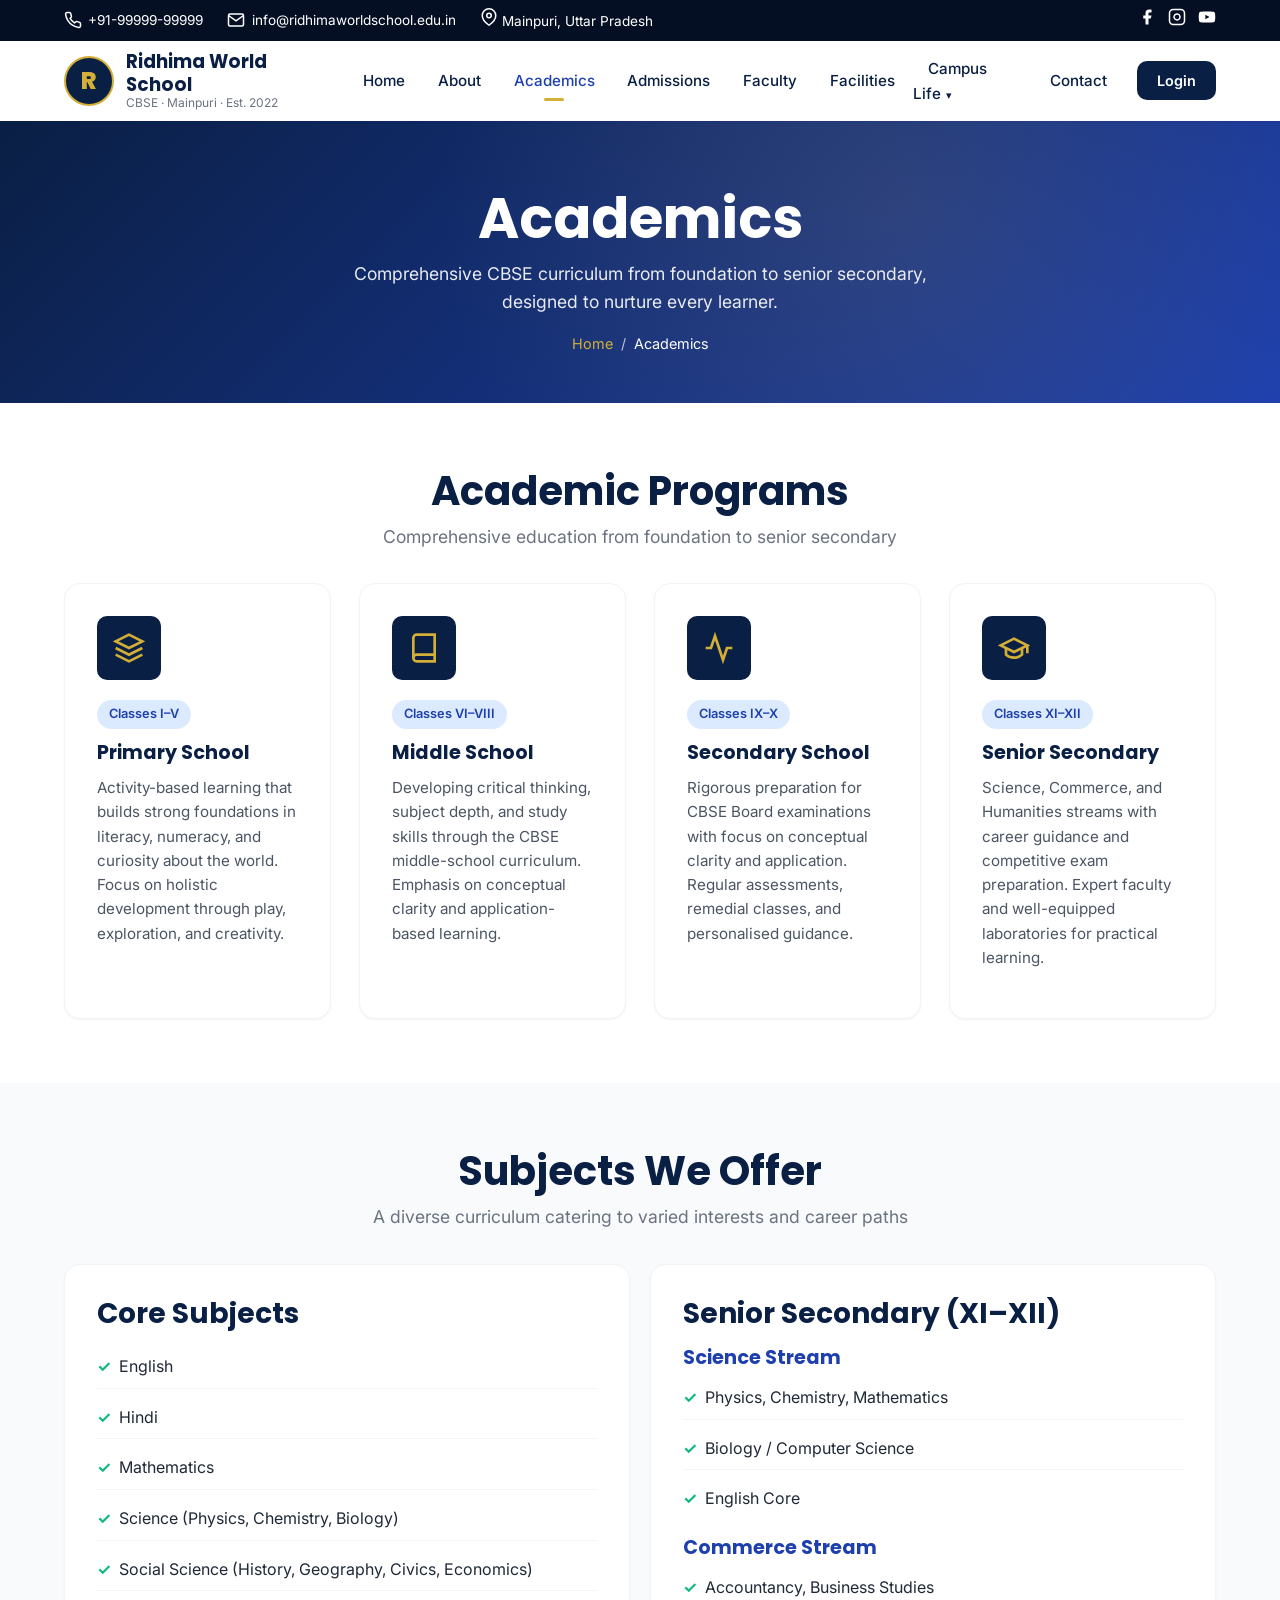
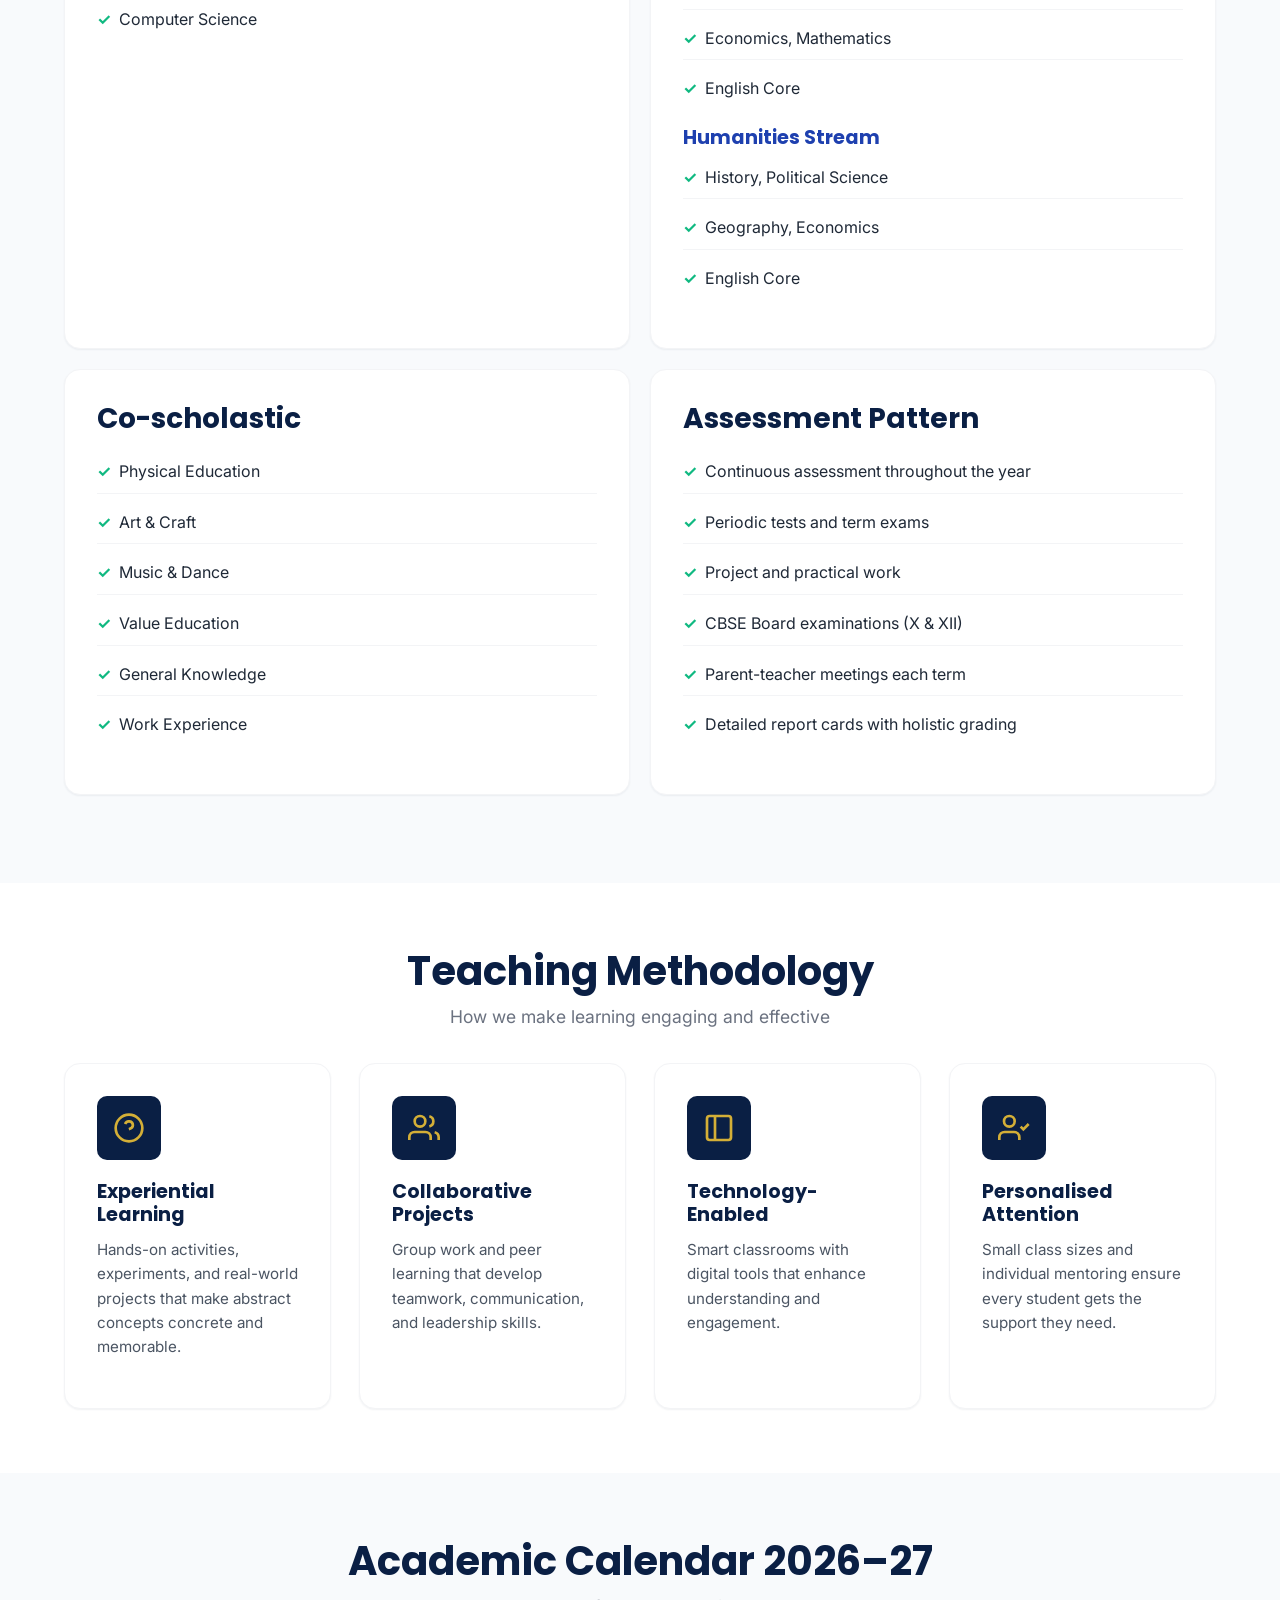
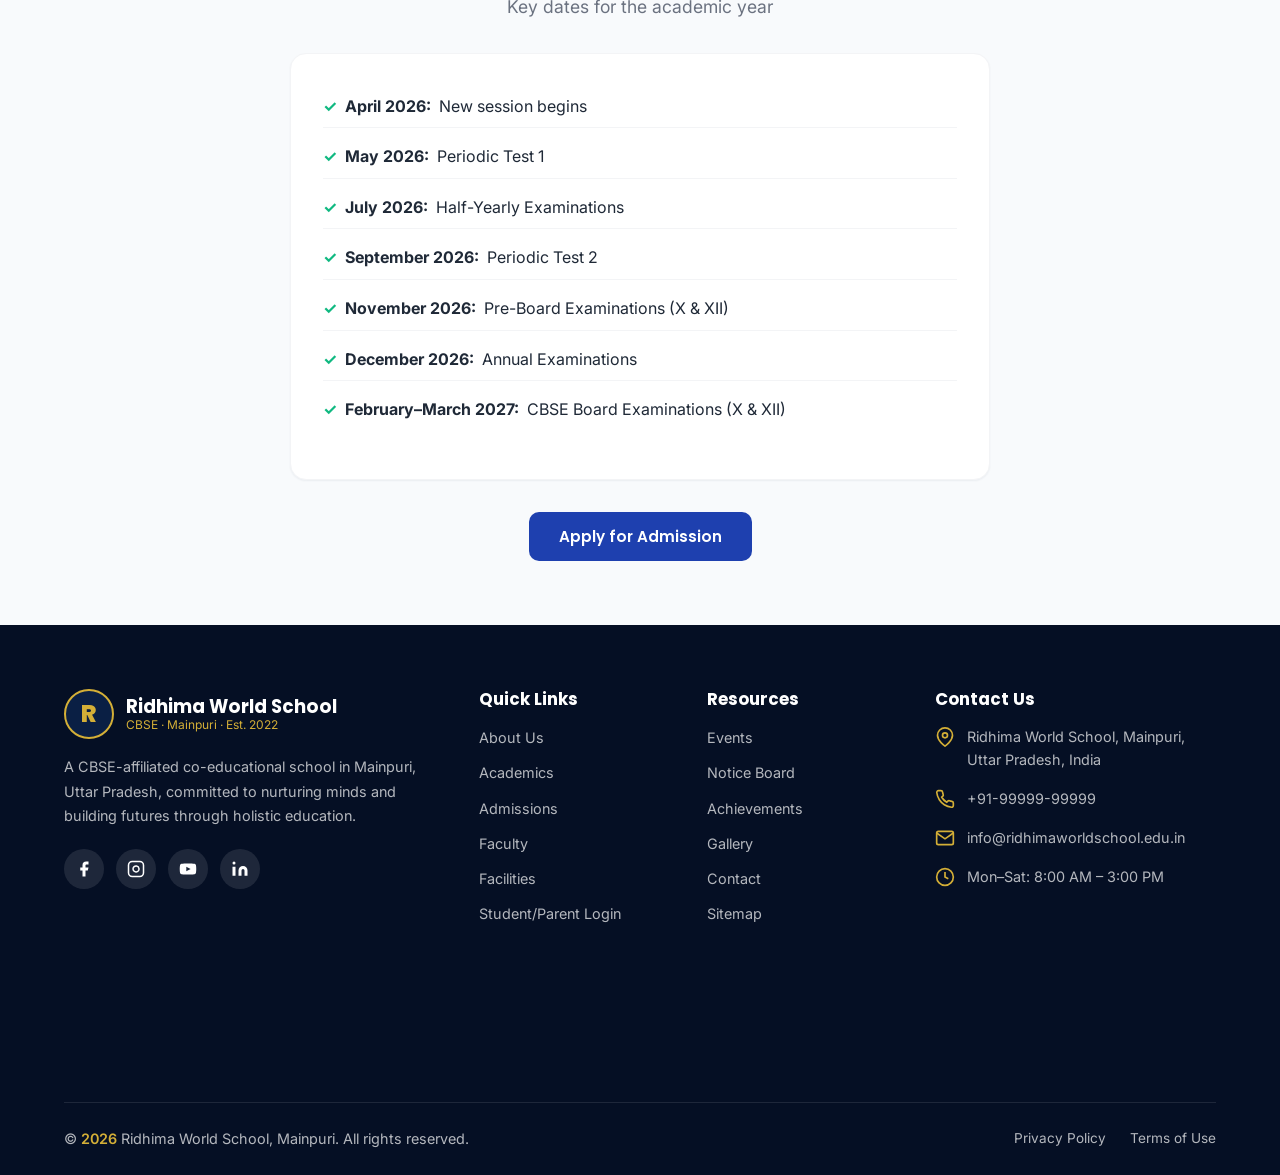
<file: academics.html>
<!DOCTYPE html>
<html lang="en">
<head>
  <meta charset="UTF-8">
  <meta name="viewport" content="width=device-width, initial-scale=1.0">
  <title>Academics | Ridhima World School, Mainpuri</title>
  <meta name="description" content="CBSE curriculum from primary to senior secondary at Ridhima World School, Mainpuri.">
  <meta name="keywords" content="">
  <meta name="author" content="Ridhima World School">
  <meta name="robots" content="index, follow">
  <meta property="og:type" content="website">
  <meta property="og:site_name" content="Ridhima World School">
  <meta property="og:title" content="Academics | Ridhima World School, Mainpuri">
  <meta property="og:description" content="CBSE curriculum from primary to senior secondary at Ridhima World School, Mainpuri.">
  <meta property="og:locale" content="en_IN">
  <link rel="icon" type="image/svg+xml" href="assets/favicon.svg">
  <link rel="apple-touch-icon" href="assets/favicon.svg">
  <link rel="preconnect" href="https://fonts.googleapis.com">
  <link rel="preconnect" href="https://fonts.gstatic.com" crossorigin>
  <link href="https://fonts.googleapis.com/css2?family=Inter:wght@400;500;600;700&family=Poppins:wght@500;600;700;800&display=swap" rel="stylesheet">
  <link rel="stylesheet" href="css/style.css">
</head>
<body>
  <a href="#main-content" class="skip-link">Skip to main content</a>
  <div class="topbar">
    <div class="container">
      <div class="topbar-info">
        <a href="tel:+919999999999"><svg class="icon-sm" viewBox="0 0 24 24" fill="none" stroke="currentColor" stroke-width="2"><path d="M22 16.92v3a2 2 0 0 1-2.18 2 19.79 19.79 0 0 1-8.63-3.07 19.5 19.5 0 0 1-6-6 19.79 19.79 0 0 1-3.07-8.67A2 2 0 0 1 4.11 2h3a2 2 0 0 1 2 1.72 12.84 12.84 0 0 0 .7 2.81 2 2 0 0 1-.45 2.11L8.09 9.91a16 16 0 0 0 6 6l1.27-1.27a2 2 0 0 1 2.11-.45 12.84 12.84 0 0 0 2.81.7A2 2 0 0 1 22 16.92z"/></svg> +91-99999-99999</a>
        <a href="mailto:info@ridhimaworldschool.edu.in"><svg class="icon-sm" viewBox="0 0 24 24" fill="none" stroke="currentColor" stroke-width="2"><path d="M4 4h16c1.1 0 2 .9 2 2v12c0 1.1-.9 2-2 2H4c-1.1 0-2-.9-2-2V6c0-1.1.9-2 2-2z"/><polyline points="22,6 12,13 2,6"/></svg> info@ridhimaworldschool.edu.in</a>
        <span><svg class="icon-sm" viewBox="0 0 24 24" fill="none" stroke="currentColor" stroke-width="2"><path d="M21 10c0 7-9 13-9 13s-9-6-9-13a9 9 0 0 1 18 0z"/><circle cx="12" cy="10" r="3"/></svg> Mainpuri, Uttar Pradesh</span>
      </div>
      <div class="topbar-social">
        <a href="#" aria-label="Facebook"><svg class="icon-sm" viewBox="0 0 24 24" fill="currentColor"><path d="M18 2h-3a5 5 0 0 0-5 5v3H7v4h3v8h4v-8h3l1-4h-4V7a1 1 0 0 1 1-1h3z"/></svg></a>
        <a href="#" aria-label="Instagram"><svg class="icon-sm" viewBox="0 0 24 24" fill="none" stroke="currentColor" stroke-width="2"><rect x="2" y="2" width="20" height="20" rx="5"/><path d="M16 11.37A4 4 0 1 1 12.63 8 4 4 0 0 1 16 11.37z"/><line x1="17.5" y1="6.5" x2="17.51" y2="6.5"/></svg></a>
        <a href="#" aria-label="YouTube"><svg class="icon-sm" viewBox="0 0 24 24" fill="currentColor"><path d="M23 12s0-3.5-.45-5.18a2.5 2.5 0 0 0-1.77-1.77C19.1 4.6 12 4.6 12 4.6s-7.1 0-8.78.45a2.5 2.5 0 0 0-1.77 1.77C1 8.5 1 12 1 12s0 3.5.45 5.18a2.5 2.5 0 0 0 1.77 1.77C4.9 19.4 12 19.4 12 19.4s7.1 0 8.78-.45a2.5 2.5 0 0 0 1.77-1.77C23 15.5 23 12 23 12zM9.75 15.02V8.98L15.5 12z"/></svg></a>
      </div>
    </div>
  </div>
  <header class="site-header">
    <div class="container">
      <div class="header-inner">
        <a href="index.html" class="logo-area" aria-label="Ridhima World School Home">
          <div class="logo" aria-hidden="true">R</div>
          <div class="logo-text">
            <span class="school-name">Ridhima World School</span>
            <span class="school-tag">CBSE · Mainpuri · Est. 2022</span>
          </div>
        </a>
        <nav class="main-nav" id="primary-nav" aria-label="Primary navigation">
          <a href="index.html">Home</a>
          <a href="about.html">About</a>
          <a href="academics.html" class="active">Academics</a>
          <a href="admissions.html">Admissions</a>
          <a href="faculty.html">Faculty</a>
          <a href="facilities.html">Facilities</a>
          <div class="has-dropdown">
            <a href="gallery.html">Campus Life</a>
            <div class="dropdown">
              <a href="gallery.html">Gallery</a>
              <a href="events.html">Events</a>
              <a href="notices.html">Notice Board</a>
              <a href="achievements.html">Achievements</a>
            </div>
          </div>
          <a href="contact.html">Contact</a>
        </nav>
        <div class="header-actions">
          <a href="portal.html" class="btn-login">Login</a>
        </div>
        <button class="menu-toggle" aria-label="Toggle menu" aria-expanded="false" aria-controls="primary-nav">
          <span></span><span></span><span></span>
        </button>
      </div>
    </div>
  </header>
  <main id="main-content">
    <section class="page-header">
      <div class="container">
        <h1>Academics</h1>
        <p>Comprehensive CBSE curriculum from foundation to senior secondary, designed to nurture every learner.</p>
        <div class="breadcrumb"><a href="index.html">Home</a> <span>/</span> Academics</div>
      </div>
    </section>
    <section class="section">
      <div class="container">
        <div class="section-title"><h2>Academic Programs</h2><p>Comprehensive education from foundation to senior secondary</p></div>
        <div class="programs-grid">
          <div class="program-card fade-in"><div class="program-icon"><svg class="icon-lg" viewBox="0 0 24 24" fill="none" stroke="currentColor" stroke-width="2"><path d="M12 2L2 7l10 5 10-5-10-5z"/><path d="M2 17l10 5 10-5M2 12l10 5 10-5"/></svg></div><span class="class-range">Classes I–V</span><h4>Primary School</h4><p>Activity-based learning that builds strong foundations in literacy, numeracy, and curiosity about the world. Focus on holistic development through play, exploration, and creativity.</p></div>
          <div class="program-card fade-in"><div class="program-icon"><svg class="icon-lg" viewBox="0 0 24 24" fill="none" stroke="currentColor" stroke-width="2"><path d="M4 19.5A2.5 2.5 0 0 1 6.5 17H20"/><path d="M6.5 2H20v20H6.5A2.5 2.5 0 0 1 4 19.5v-15A2.5 2.5 0 0 1 6.5 2z"/></svg></div><span class="class-range">Classes VI–VIII</span><h4>Middle School</h4><p>Developing critical thinking, subject depth, and study skills through the CBSE middle-school curriculum. Emphasis on conceptual clarity and application-based learning.</p></div>
          <div class="program-card fade-in"><div class="program-icon"><svg class="icon-lg" viewBox="0 0 24 24" fill="none" stroke="currentColor" stroke-width="2"><path d="M22 12h-4l-3 9L9 3l-3 9H2"/></svg></div><span class="class-range">Classes IX–X</span><h4>Secondary School</h4><p>Rigorous preparation for CBSE Board examinations with focus on conceptual clarity and application. Regular assessments, remedial classes, and personalised guidance.</p></div>
          <div class="program-card fade-in"><div class="program-icon"><svg class="icon-lg" viewBox="0 0 24 24" fill="none" stroke="currentColor" stroke-width="2"><path d="M22 10v6M2 10l10-5 10 5-10 5z"/><path d="M6 12v5c3 3 9 3 12 0v-5"/></svg></div><span class="class-range">Classes XI–XII</span><h4>Senior Secondary</h4><p>Science, Commerce, and Humanities streams with career guidance and competitive exam preparation. Expert faculty and well-equipped laboratories for practical learning.</p></div>
        </div>
      </div>
    </section>
    <section class="section bg-light">
      <div class="container">
        <div class="section-title"><h2>Subjects We Offer</h2><p>A diverse curriculum catering to varied interests and career paths</p></div>
        <div class="values-grid">
          <div class="info-card fade-in"><h3>Core Subjects</h3><ul><li>English</li><li>Hindi</li><li>Mathematics</li><li>Science (Physics, Chemistry, Biology)</li><li>Social Science (History, Geography, Civics, Economics)</li><li>Computer Science</li></ul></div>
          <div class="info-card fade-in"><h3>Senior Secondary (XI–XII)</h3><h4 style="margin:0.75rem 0 0.5rem;color:var(--blue);">Science Stream</h4><ul><li>Physics, Chemistry, Mathematics</li><li>Biology / Computer Science</li><li>English Core</li></ul><h4 style="margin:0.75rem 0 0.5rem;color:var(--blue);">Commerce Stream</h4><ul><li>Accountancy, Business Studies</li><li>Economics, Mathematics</li><li>English Core</li></ul><h4 style="margin:0.75rem 0 0.5rem;color:var(--blue);">Humanities Stream</h4><ul><li>History, Political Science</li><li>Geography, Economics</li><li>English Core</li></ul></div>
          <div class="info-card fade-in"><h3>Co-scholastic</h3><ul><li>Physical Education</li><li>Art & Craft</li><li>Music & Dance</li><li>Value Education</li><li>General Knowledge</li><li>Work Experience</li></ul></div>
          <div class="info-card fade-in"><h3>Assessment Pattern</h3><ul><li>Continuous assessment throughout the year</li><li>Periodic tests and term exams</li><li>Project and practical work</li><li>CBSE Board examinations (X & XII)</li><li>Parent-teacher meetings each term</li><li>Detailed report cards with holistic grading</li></ul></div>
        </div>
      </div>
    </section>
    <section class="section">
      <div class="container">
        <div class="section-title"><h2>Teaching Methodology</h2><p>How we make learning engaging and effective</p></div>
        <div class="programs-grid">
          <div class="program-card fade-in"><div class="program-icon"><svg class="icon-lg" viewBox="0 0 24 24" fill="none" stroke="currentColor" stroke-width="2"><circle cx="12" cy="12" r="10"/><path d="M9.09 9a3 3 0 0 1 5.83 1c0 2-3 3-3 3"/><line x1="12" y1="17" x2="12.01" y2="17"/></svg></div><h4>Experiential Learning</h4><p>Hands-on activities, experiments, and real-world projects that make abstract concepts concrete and memorable.</p></div>
          <div class="program-card fade-in"><div class="program-icon"><svg class="icon-lg" viewBox="0 0 24 24" fill="none" stroke="currentColor" stroke-width="2"><path d="M17 21v-2a4 4 0 0 0-4-4H5a4 4 0 0 0-4 4v2"/><circle cx="9" cy="7" r="4"/><path d="M23 21v-2a4 4 0 0 0-3-3.87"/><path d="M16 3.13a4 4 0 0 1 0 7.75"/></svg></div><h4>Collaborative Projects</h4><p>Group work and peer learning that develop teamwork, communication, and leadership skills.</p></div>
          <div class="program-card fade-in"><div class="program-icon"><svg class="icon-lg" viewBox="0 0 24 24" fill="none" stroke="currentColor" stroke-width="2"><rect x="3" y="3" width="18" height="18" rx="2"/><line x1="9" y1="3" x2="9" y2="21"/></svg></div><h4>Technology-Enabled</h4><p>Smart classrooms with digital tools that enhance understanding and engagement.</p></div>
          <div class="program-card fade-in"><div class="program-icon"><svg class="icon-lg" viewBox="0 0 24 24" fill="none" stroke="currentColor" stroke-width="2"><path d="M16 21v-2a4 4 0 0 0-4-4H5a4 4 0 0 0-4 4v2"/><circle cx="8.5" cy="7" r="4"/><polyline points="17 11 19 13 23 9"/></svg></div><h4>Personalised Attention</h4><p>Small class sizes and individual mentoring ensure every student gets the support they need.</p></div>
        </div>
      </div>
    </section>
    <section class="section bg-light">
      <div class="container">
        <div class="section-title"><h2>Academic Calendar 2026–27</h2><p>Key dates for the academic year</p></div>
        <div class="info-card" style="max-width:700px;margin:0 auto;">
          <ul>
            <li><strong>April 2026:</strong> New session begins</li>
            <li><strong>May 2026:</strong> Periodic Test 1</li>
            <li><strong>July 2026:</strong> Half-Yearly Examinations</li>
            <li><strong>September 2026:</strong> Periodic Test 2</li>
            <li><strong>November 2026:</strong> Pre-Board Examinations (X & XII)</li>
            <li><strong>December 2026:</strong> Annual Examinations</li>
            <li><strong>February–March 2027:</strong> CBSE Board Examinations (X & XII)</li>
          </ul>
        </div>
        <div class="text-center" style="margin-top:2rem;"><a href="admissions.html" class="btn btn-primary">Apply for Admission</a></div>
      </div>
    </section>
  </main>
  <footer class="site-footer">
    <div class="container">
      <div class="footer-grid">
        <div class="footer-brand">
          <div class="logo-area"><div class="logo" aria-hidden="true">R</div><div class="logo-text"><span class="school-name">Ridhima World School</span><span class="school-tag">CBSE · Mainpuri · Est. 2022</span></div></div>
          <p>A CBSE-affiliated co-educational school in Mainpuri, Uttar Pradesh, committed to nurturing minds and building futures through holistic education.</p>
          <div class="footer-social">
            <a href="#" aria-label="Facebook"><svg class="icon-sm" viewBox="0 0 24 24" fill="currentColor"><path d="M18 2h-3a5 5 0 0 0-5 5v3H7v4h3v8h4v-8h3l1-4h-4V7a1 1 0 0 1 1-1h3z"/></svg></a>
            <a href="#" aria-label="Instagram"><svg class="icon-sm" viewBox="0 0 24 24" fill="none" stroke="currentColor" stroke-width="2"><rect x="2" y="2" width="20" height="20" rx="5"/><path d="M16 11.37A4 4 0 1 1 12.63 8 4 4 0 0 1 16 11.37z"/><line x1="17.5" y1="6.5" x2="17.51" y2="6.5"/></svg></a>
            <a href="#" aria-label="YouTube"><svg class="icon-sm" viewBox="0 0 24 24" fill="currentColor"><path d="M23 12s0-3.5-.45-5.18a2.5 2.5 0 0 0-1.77-1.77C19.1 4.6 12 4.6 12 4.6s-7.1 0-8.78.45a2.5 2.5 0 0 0-1.77 1.77C1 8.5 1 12 1 12s0 3.5.45 5.18a2.5 2.5 0 0 0 1.77 1.77C4.9 19.4 12 19.4 12 19.4s7.1 0 8.78-.45a2.5 2.5 0 0 0 1.77-1.77C23 15.5 23 12 23 12zM9.75 15.02V8.98L15.5 12z"/></svg></a>
            <a href="#" aria-label="LinkedIn"><svg class="icon-sm" viewBox="0 0 24 24" fill="currentColor"><path d="M16 8a6 6 0 0 1 6 6v7h-4v-7a2 2 0 0 0-4 0v7h-4v-7a6 6 0 0 1 6-6zM2 9h4v12H2zM4 2a2 2 0 1 1 0 4 2 2 0 0 1 0-4z"/></svg></a>
          </div>
        </div>
        <div class="footer-col"><h5>Quick Links</h5><ul><li><a href="about.html">About Us</a></li><li><a href="academics.html">Academics</a></li><li><a href="admissions.html">Admissions</a></li><li><a href="faculty.html">Faculty</a></li><li><a href="facilities.html">Facilities</a></li><li><a href="portal.html">Student/Parent Login</a></li></ul></div>
        <div class="footer-col"><h5>Resources</h5><ul><li><a href="events.html">Events</a></li><li><a href="notices.html">Notice Board</a></li><li><a href="achievements.html">Achievements</a></li><li><a href="gallery.html">Gallery</a></li><li><a href="contact.html">Contact</a></li><li><a href="sitemap.xml">Sitemap</a></li></ul></div>
        <div class="footer-col">
          <h5>Contact Us</h5>
          <div class="footer-contact-item"><svg class="icon-sm" viewBox="0 0 24 24" fill="none" stroke="currentColor" stroke-width="2"><path d="M21 10c0 7-9 13-9 13s-9-6-9-13a9 9 0 0 1 18 0z"/><circle cx="12" cy="10" r="3"/></svg><span>Ridhima World School, Mainpuri, Uttar Pradesh, India</span></div>
          <div class="footer-contact-item"><svg class="icon-sm" viewBox="0 0 24 24" fill="none" stroke="currentColor" stroke-width="2"><path d="M22 16.92v3a2 2 0 0 1-2.18 2 19.79 19.79 0 0 1-8.63-3.07 19.5 19.5 0 0 1-6-6 19.79 19.79 0 0 1-3.07-8.67A2 2 0 0 1 4.11 2h3a2 2 0 0 1 2 1.72 12.84 12.84 0 0 0 .7 2.81 2 2 0 0 1-.45 2.11L8.09 9.91a16 16 0 0 0 6 6l1.27-1.27a2 2 0 0 1 2.11-.45 12.84 12.84 0 0 0 2.81.7A2 2 0 0 1 22 16.92z"/></svg><span>+91-99999-99999</span></div>
          <div class="footer-contact-item"><svg class="icon-sm" viewBox="0 0 24 24" fill="none" stroke="currentColor" stroke-width="2"><path d="M4 4h16c1.1 0 2 .9 2 2v12c0 1.1-.9 2-2 2H4c-1.1 0-2-.9-2-2V6c0-1.1.9-2 2-2z"/><polyline points="22,6 12,13 2,6"/></svg><span>info@ridhimaworldschool.edu.in</span></div>
          <div class="footer-contact-item"><svg class="icon-sm" viewBox="0 0 24 24" fill="none" stroke="currentColor" stroke-width="2"><circle cx="12" cy="12" r="10"/><polyline points="12 6 12 12 16 14"/></svg><span>Mon–Sat: 8:00 AM – 3:00 PM</span></div>
          <div class="footer-map"><iframe src="https://www.google.com/maps/embed?pb=!1m18!1m12!1m3!1d3540.9!2d79.0266!3d27.2316!2m3!1f0!2f0!3f0!3m2!1i1024!2i768!4f13.1!3m3!1m2!1s0x397489e1a1c1c1c1%3A0x0!2sMainpuri%2C%20Uttar%20Pradesh!5e0!3m2!1sen!2sin!4v1700000000000" loading="lazy" title="School location on Google Maps"></iframe></div>
        </div>
      </div>
      <div class="footer-bottom">
        <p>&copy; <span class="current-year">2026</span> Ridhima World School, Mainpuri. All rights reserved.</p>
        <div class="footer-bottom-links"><a href="#">Privacy Policy</a><a href="#">Terms of Use</a></div>
      </div>
    </div>
  </footer>
  <button class="scroll-top" aria-label="Scroll to top"><svg class="icon-svg" viewBox="0 0 24 24"><polyline points="18 15 12 9 6 15"/></svg></button>
  <div class="lightbox" role="dialog" aria-label="Image viewer" aria-modal="true">
    <button class="lightbox-close" aria-label="Close">&times;</button>
    <button class="lightbox-nav lightbox-prev" aria-label="Previous image">&#8249;</button>
    <div class="lightbox-content"><div class="lightbox-placeholder"><svg width="48" height="48" viewBox="0 0 24 24" fill="currentColor"><path d="M3 3h18v18H3z" opacity="0.3"/></svg></div></div>
    <button class="lightbox-nav lightbox-next" aria-label="Next image">&#8250;</button>
  </div>
  <script src="js/script.js"></script>
</body>
</html>
</file>
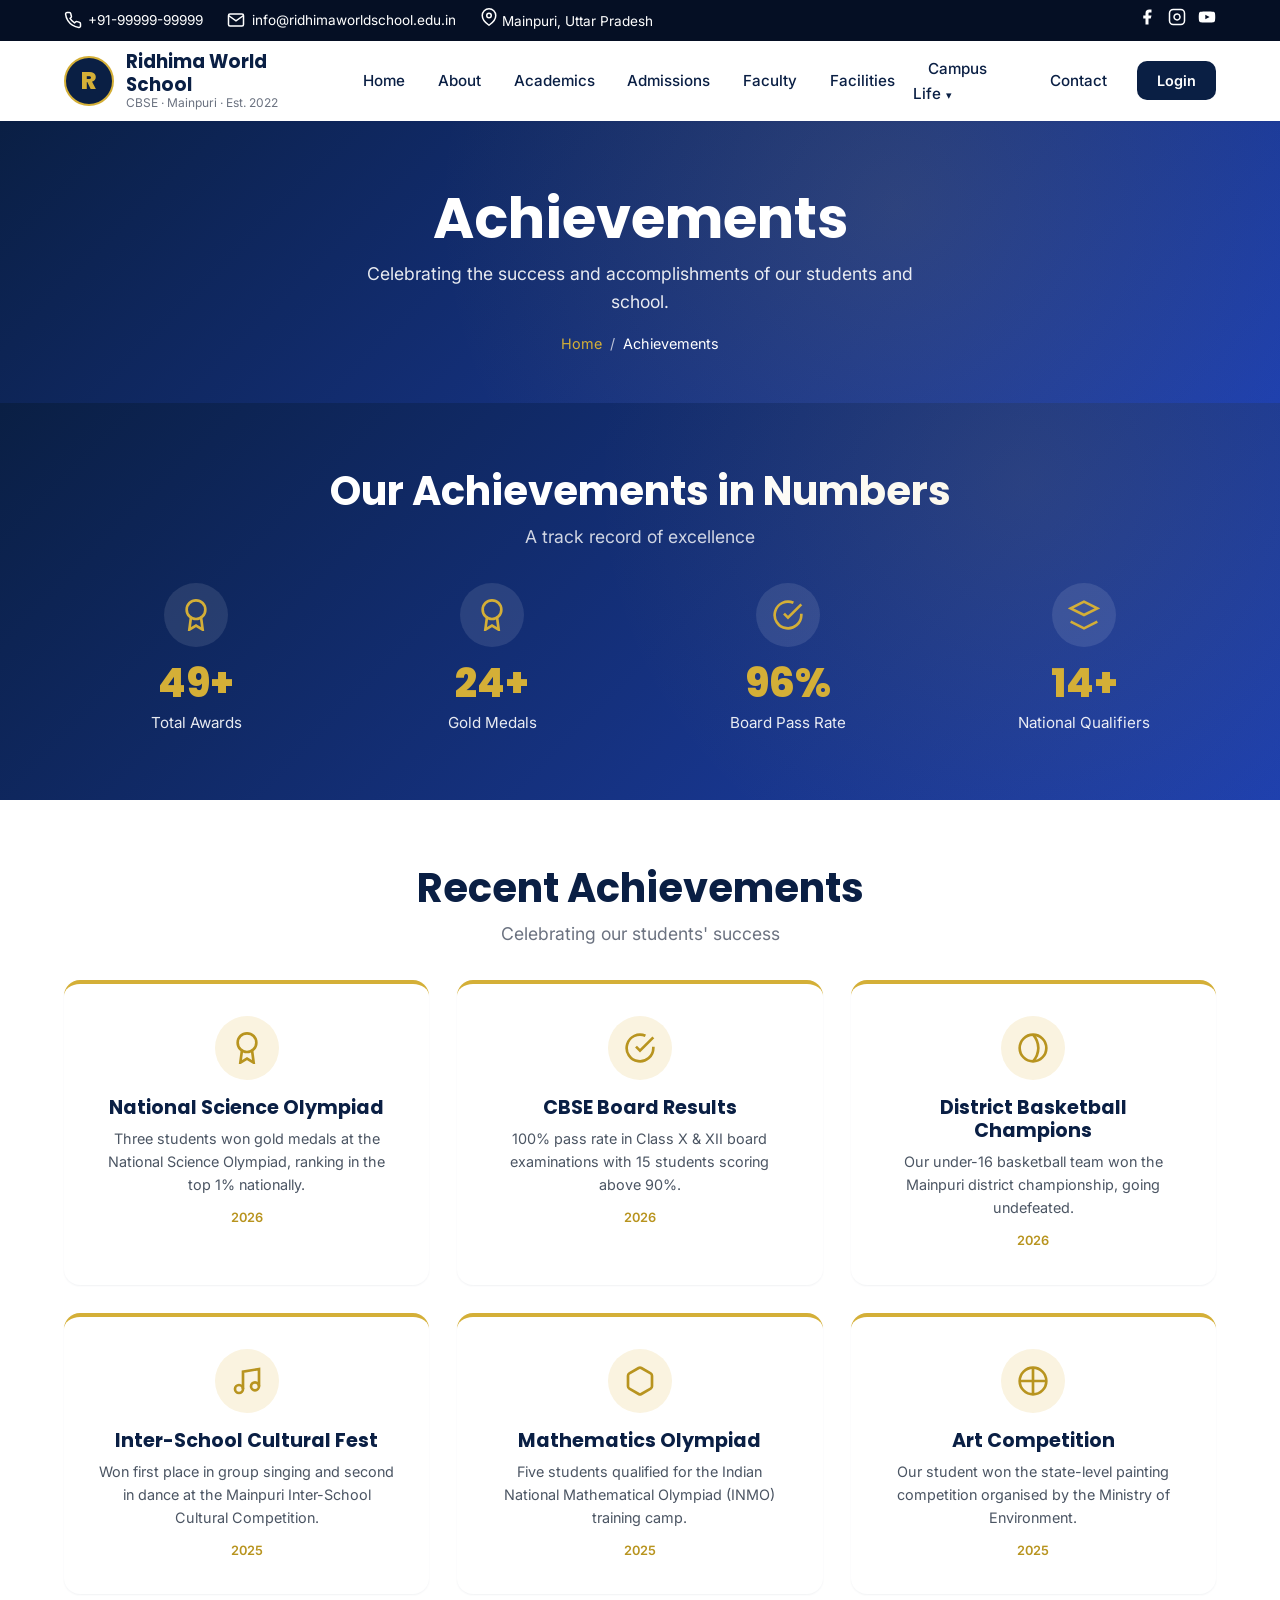
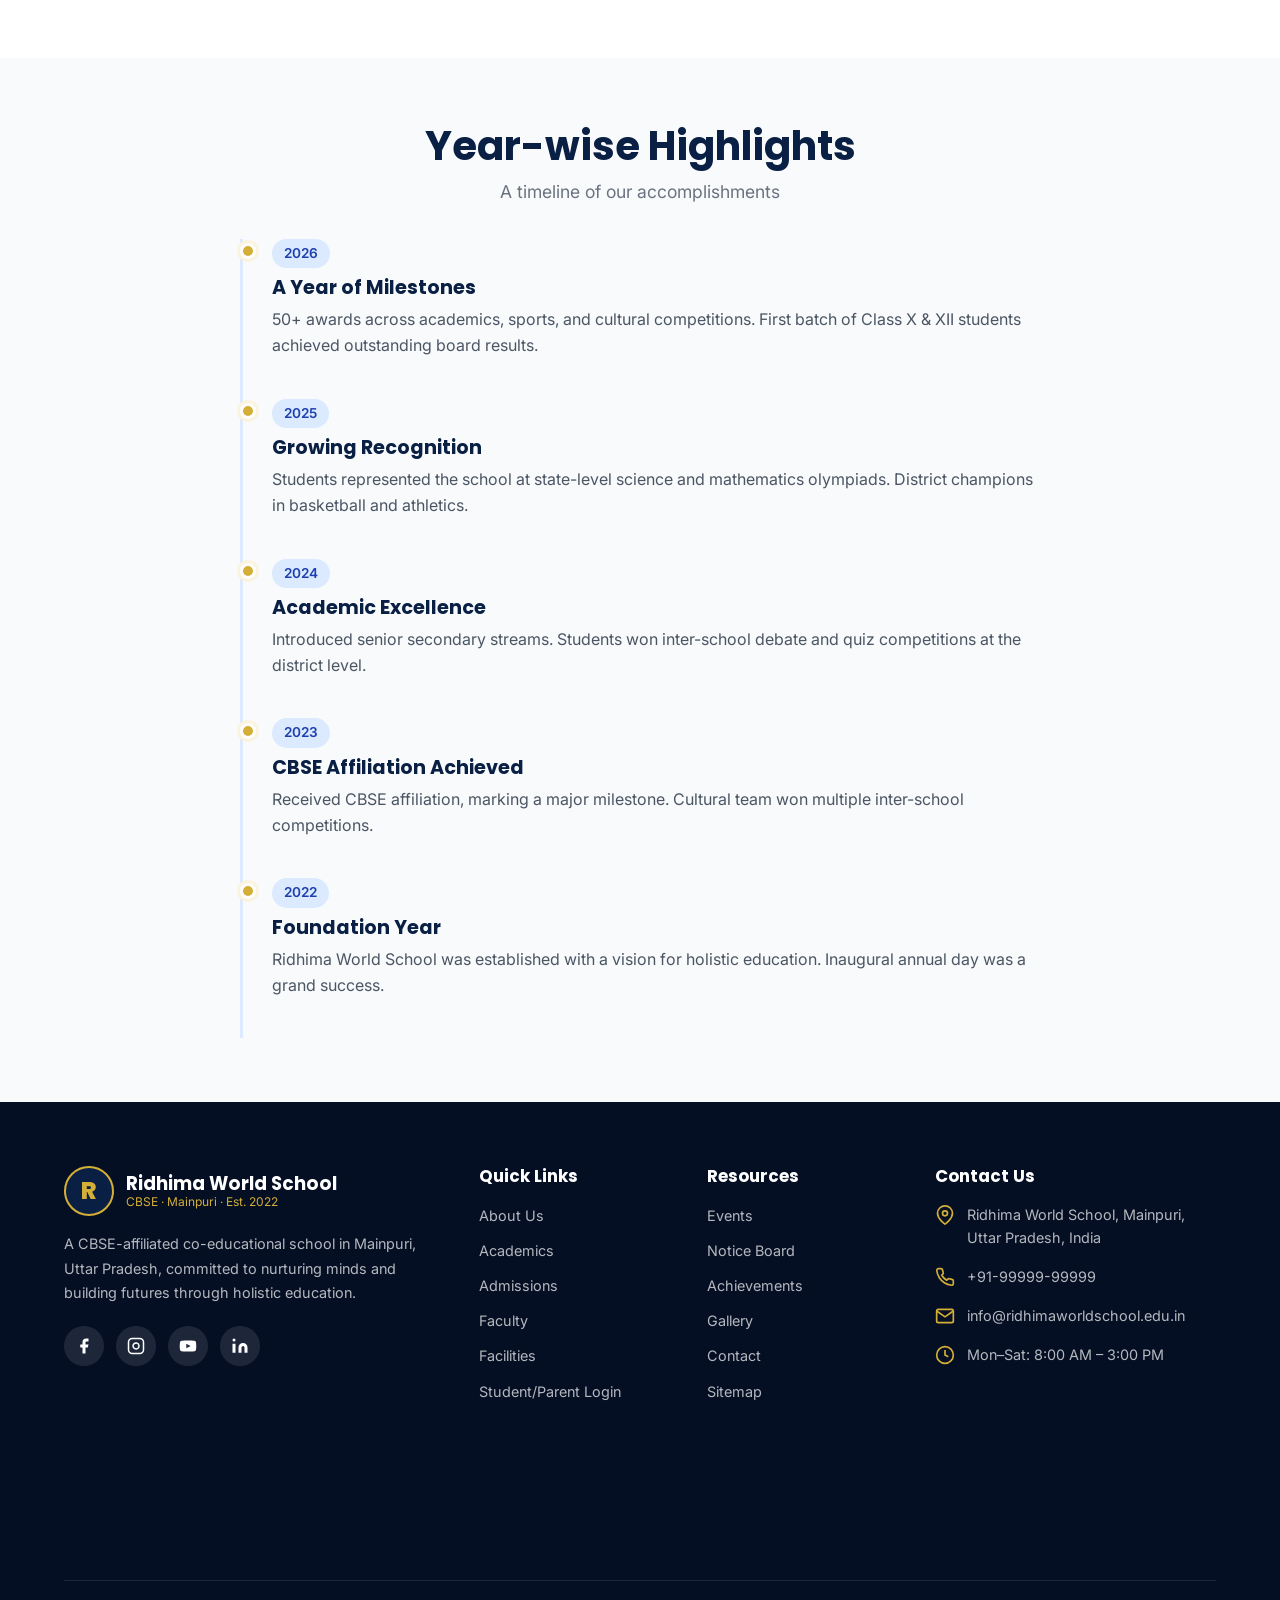
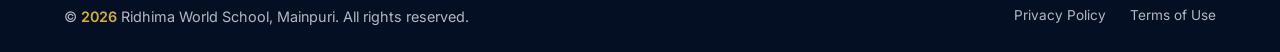
<file: achievements.html>
<!DOCTYPE html>
<html lang="en">
<head>
  <meta charset="UTF-8">
  <meta name="viewport" content="width=device-width, initial-scale=1.0">
  <title>Achievements | Ridhima World School, Mainpuri</title>
  <meta name="description" content="Celebrating the achievements and accomplishments of Ridhima World School students.">
  <meta name="keywords" content="">
  <meta name="author" content="Ridhima World School">
  <meta name="robots" content="index, follow">
  <meta property="og:type" content="website">
  <meta property="og:site_name" content="Ridhima World School">
  <meta property="og:title" content="Achievements | Ridhima World School, Mainpuri">
  <meta property="og:description" content="Celebrating the achievements and accomplishments of Ridhima World School students.">
  <meta property="og:locale" content="en_IN">
  <link rel="icon" type="image/svg+xml" href="assets/favicon.svg">
  <link rel="apple-touch-icon" href="assets/favicon.svg">
  <link rel="preconnect" href="https://fonts.googleapis.com">
  <link rel="preconnect" href="https://fonts.gstatic.com" crossorigin>
  <link href="https://fonts.googleapis.com/css2?family=Inter:wght@400;500;600;700&family=Poppins:wght@500;600;700;800&display=swap" rel="stylesheet">
  <link rel="stylesheet" href="css/style.css">
</head>
<body>
  <a href="#main-content" class="skip-link">Skip to main content</a>
  <div class="topbar">
    <div class="container">
      <div class="topbar-info">
        <a href="tel:+919999999999"><svg class="icon-sm" viewBox="0 0 24 24" fill="none" stroke="currentColor" stroke-width="2"><path d="M22 16.92v3a2 2 0 0 1-2.18 2 19.79 19.79 0 0 1-8.63-3.07 19.5 19.5 0 0 1-6-6 19.79 19.79 0 0 1-3.07-8.67A2 2 0 0 1 4.11 2h3a2 2 0 0 1 2 1.72 12.84 12.84 0 0 0 .7 2.81 2 2 0 0 1-.45 2.11L8.09 9.91a16 16 0 0 0 6 6l1.27-1.27a2 2 0 0 1 2.11-.45 12.84 12.84 0 0 0 2.81.7A2 2 0 0 1 22 16.92z"/></svg> +91-99999-99999</a>
        <a href="mailto:info@ridhimaworldschool.edu.in"><svg class="icon-sm" viewBox="0 0 24 24" fill="none" stroke="currentColor" stroke-width="2"><path d="M4 4h16c1.1 0 2 .9 2 2v12c0 1.1-.9 2-2 2H4c-1.1 0-2-.9-2-2V6c0-1.1.9-2 2-2z"/><polyline points="22,6 12,13 2,6"/></svg> info@ridhimaworldschool.edu.in</a>
        <span><svg class="icon-sm" viewBox="0 0 24 24" fill="none" stroke="currentColor" stroke-width="2"><path d="M21 10c0 7-9 13-9 13s-9-6-9-13a9 9 0 0 1 18 0z"/><circle cx="12" cy="10" r="3"/></svg> Mainpuri, Uttar Pradesh</span>
      </div>
      <div class="topbar-social">
        <a href="#" aria-label="Facebook"><svg class="icon-sm" viewBox="0 0 24 24" fill="currentColor"><path d="M18 2h-3a5 5 0 0 0-5 5v3H7v4h3v8h4v-8h3l1-4h-4V7a1 1 0 0 1 1-1h3z"/></svg></a>
        <a href="#" aria-label="Instagram"><svg class="icon-sm" viewBox="0 0 24 24" fill="none" stroke="currentColor" stroke-width="2"><rect x="2" y="2" width="20" height="20" rx="5"/><path d="M16 11.37A4 4 0 1 1 12.63 8 4 4 0 0 1 16 11.37z"/><line x1="17.5" y1="6.5" x2="17.51" y2="6.5"/></svg></a>
        <a href="#" aria-label="YouTube"><svg class="icon-sm" viewBox="0 0 24 24" fill="currentColor"><path d="M23 12s0-3.5-.45-5.18a2.5 2.5 0 0 0-1.77-1.77C19.1 4.6 12 4.6 12 4.6s-7.1 0-8.78.45a2.5 2.5 0 0 0-1.77 1.77C1 8.5 1 12 1 12s0 3.5.45 5.18a2.5 2.5 0 0 0 1.77 1.77C4.9 19.4 12 19.4 12 19.4s7.1 0 8.78-.45a2.5 2.5 0 0 0 1.77-1.77C23 15.5 23 12 23 12zM9.75 15.02V8.98L15.5 12z"/></svg></a>
      </div>
    </div>
  </div>
  <header class="site-header">
    <div class="container">
      <div class="header-inner">
        <a href="index.html" class="logo-area" aria-label="Ridhima World School Home">
          <div class="logo" aria-hidden="true">R</div>
          <div class="logo-text">
            <span class="school-name">Ridhima World School</span>
            <span class="school-tag">CBSE · Mainpuri · Est. 2022</span>
          </div>
        </a>
        <nav class="main-nav" id="primary-nav" aria-label="Primary navigation">
          <a href="index.html">Home</a>
          <a href="about.html">About</a>
          <a href="academics.html">Academics</a>
          <a href="admissions.html">Admissions</a>
          <a href="faculty.html">Faculty</a>
          <a href="facilities.html">Facilities</a>
          <div class="has-dropdown">
            <a href="gallery.html">Campus Life</a>
            <div class="dropdown">
              <a href="gallery.html">Gallery</a>
              <a href="events.html">Events</a>
              <a href="notices.html">Notice Board</a>
              <a href="achievements.html" class="active">Achievements</a>
            </div>
          </div>
          <a href="contact.html">Contact</a>
        </nav>
        <div class="header-actions">
          <a href="portal.html" class="btn-login">Login</a>
        </div>
        <button class="menu-toggle" aria-label="Toggle menu" aria-expanded="false" aria-controls="primary-nav">
          <span></span><span></span><span></span>
        </button>
      </div>
    </div>
  </header>
  <main id="main-content">
    <section class="page-header">
      <div class="container">
        <h1>Achievements</h1>
        <p>Celebrating the success and accomplishments of our students and school.</p>
        <div class="breadcrumb"><a href="index.html">Home</a> <span>/</span> Achievements</div>
      </div>
    </section>
    <section class="section stats-section">
      <div class="container">
        <div class="section-title"><h2 class="text-white">Our Achievements in Numbers</h2><p class="text-white" style="opacity:0.8;">A track record of excellence</p></div>
        <div class="stats-grid">
          <div class="stat-item fade-in"><div class="stat-icon"><svg class="icon-lg" viewBox="0 0 24 24" fill="none" stroke="currentColor" stroke-width="2"><circle cx="12" cy="8" r="7"/><polyline points="8.21,13.89 7,23 12,20 17,23 15.79,13.88"/></svg></div><div class="stat-num"><span data-counter="50" data-suffix="+">0</span></div><div class="stat-label">Total Awards</div></div>
          <div class="stat-item fade-in"><div class="stat-icon"><svg class="icon-lg" viewBox="0 0 24 24" fill="none" stroke="currentColor" stroke-width="2"><circle cx="12" cy="8" r="7"/><polyline points="8.21,13.89 7,23 12,20 17,23 15.79,13.88"/></svg></div><div class="stat-num"><span data-counter="25" data-suffix="+">0</span></div><div class="stat-label">Gold Medals</div></div>
          <div class="stat-item fade-in"><div class="stat-icon"><svg class="icon-lg" viewBox="0 0 24 24" fill="none" stroke="currentColor" stroke-width="2"><path d="M22 11.08V12a10 10 0 1 1-5.93-9.14"/><polyline points="22 4 12 14.01 9 11.01"/></svg></div><div class="stat-num"><span data-counter="98" data-suffix="%">0</span></div><div class="stat-label">Board Pass Rate</div></div>
          <div class="stat-item fade-in"><div class="stat-icon"><svg class="icon-lg" viewBox="0 0 24 24" fill="none" stroke="currentColor" stroke-width="2"><path d="M12 2L2 7l10 5 10-5-10-5z"/><path d="M2 17l10 5 10-5"/></svg></div><div class="stat-num"><span data-counter="15" data-suffix="+">0</span></div><div class="stat-label">National Qualifiers</div></div>
        </div>
      </div>
    </section>
    <section class="section">
      <div class="container">
        <div class="section-title"><h2>Recent Achievements</h2><p>Celebrating our students' success</p></div>
        <div class="achievements-grid">
          <div class="achievement-card fade-in"><div class="achievement-icon"><svg class="icon-lg" viewBox="0 0 24 24" fill="none" stroke="currentColor" stroke-width="2"><circle cx="12" cy="8" r="7"/><polyline points="8.21,13.89 7,23 12,20 17,23 15.79,13.88"/></svg></div><h4>National Science Olympiad</h4><p>Three students won gold medals at the National Science Olympiad, ranking in the top 1% nationally.</p><span class="achievement-year">2026</span></div>
          <div class="achievement-card fade-in"><div class="achievement-icon"><svg class="icon-lg" viewBox="0 0 24 24" fill="none" stroke="currentColor" stroke-width="2"><path d="M22 11.08V12a10 10 0 1 1-5.93-9.14"/><polyline points="22 4 12 14.01 9 11.01"/></svg></div><h4>CBSE Board Results</h4><p>100% pass rate in Class X & XII board examinations with 15 students scoring above 90%.</p><span class="achievement-year">2026</span></div>
          <div class="achievement-card fade-in"><div class="achievement-icon"><svg class="icon-lg" viewBox="0 0 24 24" fill="none" stroke="currentColor" stroke-width="2"><circle cx="12" cy="12" r="10"/><path d="M12 2a15.3 15.3 0 0 1 4 10 15.3 15.3 0 0 1-4 10"/></svg></div><h4>District Basketball Champions</h4><p>Our under-16 basketball team won the Mainpuri district championship, going undefeated.</p><span class="achievement-year">2026</span></div>
          <div class="achievement-card fade-in"><div class="achievement-icon"><svg class="icon-lg" viewBox="0 0 24 24" fill="none" stroke="currentColor" stroke-width="2"><path d="M9 18V5l12-2v13"/><circle cx="6" cy="18" r="3"/><circle cx="18" cy="16" r="3"/></svg></div><h4>Inter-School Cultural Fest</h4><p>Won first place in group singing and second in dance at the Mainpuri Inter-School Cultural Competition.</p><span class="achievement-year">2025</span></div>
          <div class="achievement-card fade-in"><div class="achievement-icon"><svg class="icon-lg" viewBox="0 0 24 24" fill="none" stroke="currentColor" stroke-width="2"><path d="M21 16V8a2 2 0 0 0-1-1.73l-7-4a2 2 0 0 0-2 0l-7 4A2 2 0 0 0 3 8v8a2 2 0 0 0 1 1.73l7 4a2 2 0 0 0 2 0l7-4A2 2 0 0 0 21 16z"/></svg></div><h4>Mathematics Olympiad</h4><p>Five students qualified for the Indian National Mathematical Olympiad (INMO) training camp.</p><span class="achievement-year">2025</span></div>
          <div class="achievement-card fade-in"><div class="achievement-icon"><svg class="icon-lg" viewBox="0 0 24 24" fill="none" stroke="currentColor" stroke-width="2"><path d="M12 2v20M2 12h20"/><circle cx="12" cy="12" r="10"/></svg></div><h4>Art Competition</h4><p>Our student won the state-level painting competition organised by the Ministry of Environment.</p><span class="achievement-year">2025</span></div>
        </div>
      </div>
    </section>
    <section class="section bg-light">
      <div class="container">
        <div class="section-title"><h2>Year-wise Highlights</h2><p>A timeline of our accomplishments</p></div>
        <div class="timeline">
          <div class="timeline-item fade-in"><span class="timeline-date">2026</span><h4>A Year of Milestones</h4><p>50+ awards across academics, sports, and cultural competitions. First batch of Class X & XII students achieved outstanding board results.</p></div>
          <div class="timeline-item fade-in"><span class="timeline-date">2025</span><h4>Growing Recognition</h4><p>Students represented the school at state-level science and mathematics olympiads. District champions in basketball and athletics.</p></div>
          <div class="timeline-item fade-in"><span class="timeline-date">2024</span><h4>Academic Excellence</h4><p>Introduced senior secondary streams. Students won inter-school debate and quiz competitions at the district level.</p></div>
          <div class="timeline-item fade-in"><span class="timeline-date">2023</span><h4>CBSE Affiliation Achieved</h4><p>Received CBSE affiliation, marking a major milestone. Cultural team won multiple inter-school competitions.</p></div>
          <div class="timeline-item fade-in"><span class="timeline-date">2022</span><h4>Foundation Year</h4><p>Ridhima World School was established with a vision for holistic education. Inaugural annual day was a grand success.</p></div>
        </div>
      </div>
    </section>
  </main>
  <footer class="site-footer">
    <div class="container">
      <div class="footer-grid">
        <div class="footer-brand">
          <div class="logo-area"><div class="logo" aria-hidden="true">R</div><div class="logo-text"><span class="school-name">Ridhima World School</span><span class="school-tag">CBSE · Mainpuri · Est. 2022</span></div></div>
          <p>A CBSE-affiliated co-educational school in Mainpuri, Uttar Pradesh, committed to nurturing minds and building futures through holistic education.</p>
          <div class="footer-social">
            <a href="#" aria-label="Facebook"><svg class="icon-sm" viewBox="0 0 24 24" fill="currentColor"><path d="M18 2h-3a5 5 0 0 0-5 5v3H7v4h3v8h4v-8h3l1-4h-4V7a1 1 0 0 1 1-1h3z"/></svg></a>
            <a href="#" aria-label="Instagram"><svg class="icon-sm" viewBox="0 0 24 24" fill="none" stroke="currentColor" stroke-width="2"><rect x="2" y="2" width="20" height="20" rx="5"/><path d="M16 11.37A4 4 0 1 1 12.63 8 4 4 0 0 1 16 11.37z"/><line x1="17.5" y1="6.5" x2="17.51" y2="6.5"/></svg></a>
            <a href="#" aria-label="YouTube"><svg class="icon-sm" viewBox="0 0 24 24" fill="currentColor"><path d="M23 12s0-3.5-.45-5.18a2.5 2.5 0 0 0-1.77-1.77C19.1 4.6 12 4.6 12 4.6s-7.1 0-8.78.45a2.5 2.5 0 0 0-1.77 1.77C1 8.5 1 12 1 12s0 3.5.45 5.18a2.5 2.5 0 0 0 1.77 1.77C4.9 19.4 12 19.4 12 19.4s7.1 0 8.78-.45a2.5 2.5 0 0 0 1.77-1.77C23 15.5 23 12 23 12zM9.75 15.02V8.98L15.5 12z"/></svg></a>
            <a href="#" aria-label="LinkedIn"><svg class="icon-sm" viewBox="0 0 24 24" fill="currentColor"><path d="M16 8a6 6 0 0 1 6 6v7h-4v-7a2 2 0 0 0-4 0v7h-4v-7a6 6 0 0 1 6-6zM2 9h4v12H2zM4 2a2 2 0 1 1 0 4 2 2 0 0 1 0-4z"/></svg></a>
          </div>
        </div>
        <div class="footer-col"><h5>Quick Links</h5><ul><li><a href="about.html">About Us</a></li><li><a href="academics.html">Academics</a></li><li><a href="admissions.html">Admissions</a></li><li><a href="faculty.html">Faculty</a></li><li><a href="facilities.html">Facilities</a></li><li><a href="portal.html">Student/Parent Login</a></li></ul></div>
        <div class="footer-col"><h5>Resources</h5><ul><li><a href="events.html">Events</a></li><li><a href="notices.html">Notice Board</a></li><li><a href="achievements.html">Achievements</a></li><li><a href="gallery.html">Gallery</a></li><li><a href="contact.html">Contact</a></li><li><a href="sitemap.xml">Sitemap</a></li></ul></div>
        <div class="footer-col">
          <h5>Contact Us</h5>
          <div class="footer-contact-item"><svg class="icon-sm" viewBox="0 0 24 24" fill="none" stroke="currentColor" stroke-width="2"><path d="M21 10c0 7-9 13-9 13s-9-6-9-13a9 9 0 0 1 18 0z"/><circle cx="12" cy="10" r="3"/></svg><span>Ridhima World School, Mainpuri, Uttar Pradesh, India</span></div>
          <div class="footer-contact-item"><svg class="icon-sm" viewBox="0 0 24 24" fill="none" stroke="currentColor" stroke-width="2"><path d="M22 16.92v3a2 2 0 0 1-2.18 2 19.79 19.79 0 0 1-8.63-3.07 19.5 19.5 0 0 1-6-6 19.79 19.79 0 0 1-3.07-8.67A2 2 0 0 1 4.11 2h3a2 2 0 0 1 2 1.72 12.84 12.84 0 0 0 .7 2.81 2 2 0 0 1-.45 2.11L8.09 9.91a16 16 0 0 0 6 6l1.27-1.27a2 2 0 0 1 2.11-.45 12.84 12.84 0 0 0 2.81.7A2 2 0 0 1 22 16.92z"/></svg><span>+91-99999-99999</span></div>
          <div class="footer-contact-item"><svg class="icon-sm" viewBox="0 0 24 24" fill="none" stroke="currentColor" stroke-width="2"><path d="M4 4h16c1.1 0 2 .9 2 2v12c0 1.1-.9 2-2 2H4c-1.1 0-2-.9-2-2V6c0-1.1.9-2 2-2z"/><polyline points="22,6 12,13 2,6"/></svg><span>info@ridhimaworldschool.edu.in</span></div>
          <div class="footer-contact-item"><svg class="icon-sm" viewBox="0 0 24 24" fill="none" stroke="currentColor" stroke-width="2"><circle cx="12" cy="12" r="10"/><polyline points="12 6 12 12 16 14"/></svg><span>Mon–Sat: 8:00 AM – 3:00 PM</span></div>
          <div class="footer-map"><iframe src="https://www.google.com/maps/embed?pb=!1m18!1m12!1m3!1d3540.9!2d79.0266!3d27.2316!2m3!1f0!2f0!3f0!3m2!1i1024!2i768!4f13.1!3m3!1m2!1s0x397489e1a1c1c1c1%3A0x0!2sMainpuri%2C%20Uttar%20Pradesh!5e0!3m2!1sen!2sin!4v1700000000000" loading="lazy" title="School location on Google Maps"></iframe></div>
        </div>
      </div>
      <div class="footer-bottom">
        <p>&copy; <span class="current-year">2026</span> Ridhima World School, Mainpuri. All rights reserved.</p>
        <div class="footer-bottom-links"><a href="#">Privacy Policy</a><a href="#">Terms of Use</a></div>
      </div>
    </div>
  </footer>
  <button class="scroll-top" aria-label="Scroll to top"><svg class="icon-svg" viewBox="0 0 24 24"><polyline points="18 15 12 9 6 15"/></svg></button>
  <div class="lightbox" role="dialog" aria-label="Image viewer" aria-modal="true">
    <button class="lightbox-close" aria-label="Close">&times;</button>
    <button class="lightbox-nav lightbox-prev" aria-label="Previous image">&#8249;</button>
    <div class="lightbox-content"><div class="lightbox-placeholder"><svg width="48" height="48" viewBox="0 0 24 24" fill="currentColor"><path d="M3 3h18v18H3z" opacity="0.3"/></svg></div></div>
    <button class="lightbox-nav lightbox-next" aria-label="Next image">&#8250;</button>
  </div>
  <script src="js/script.js"></script>
</body>
</html>
</file>
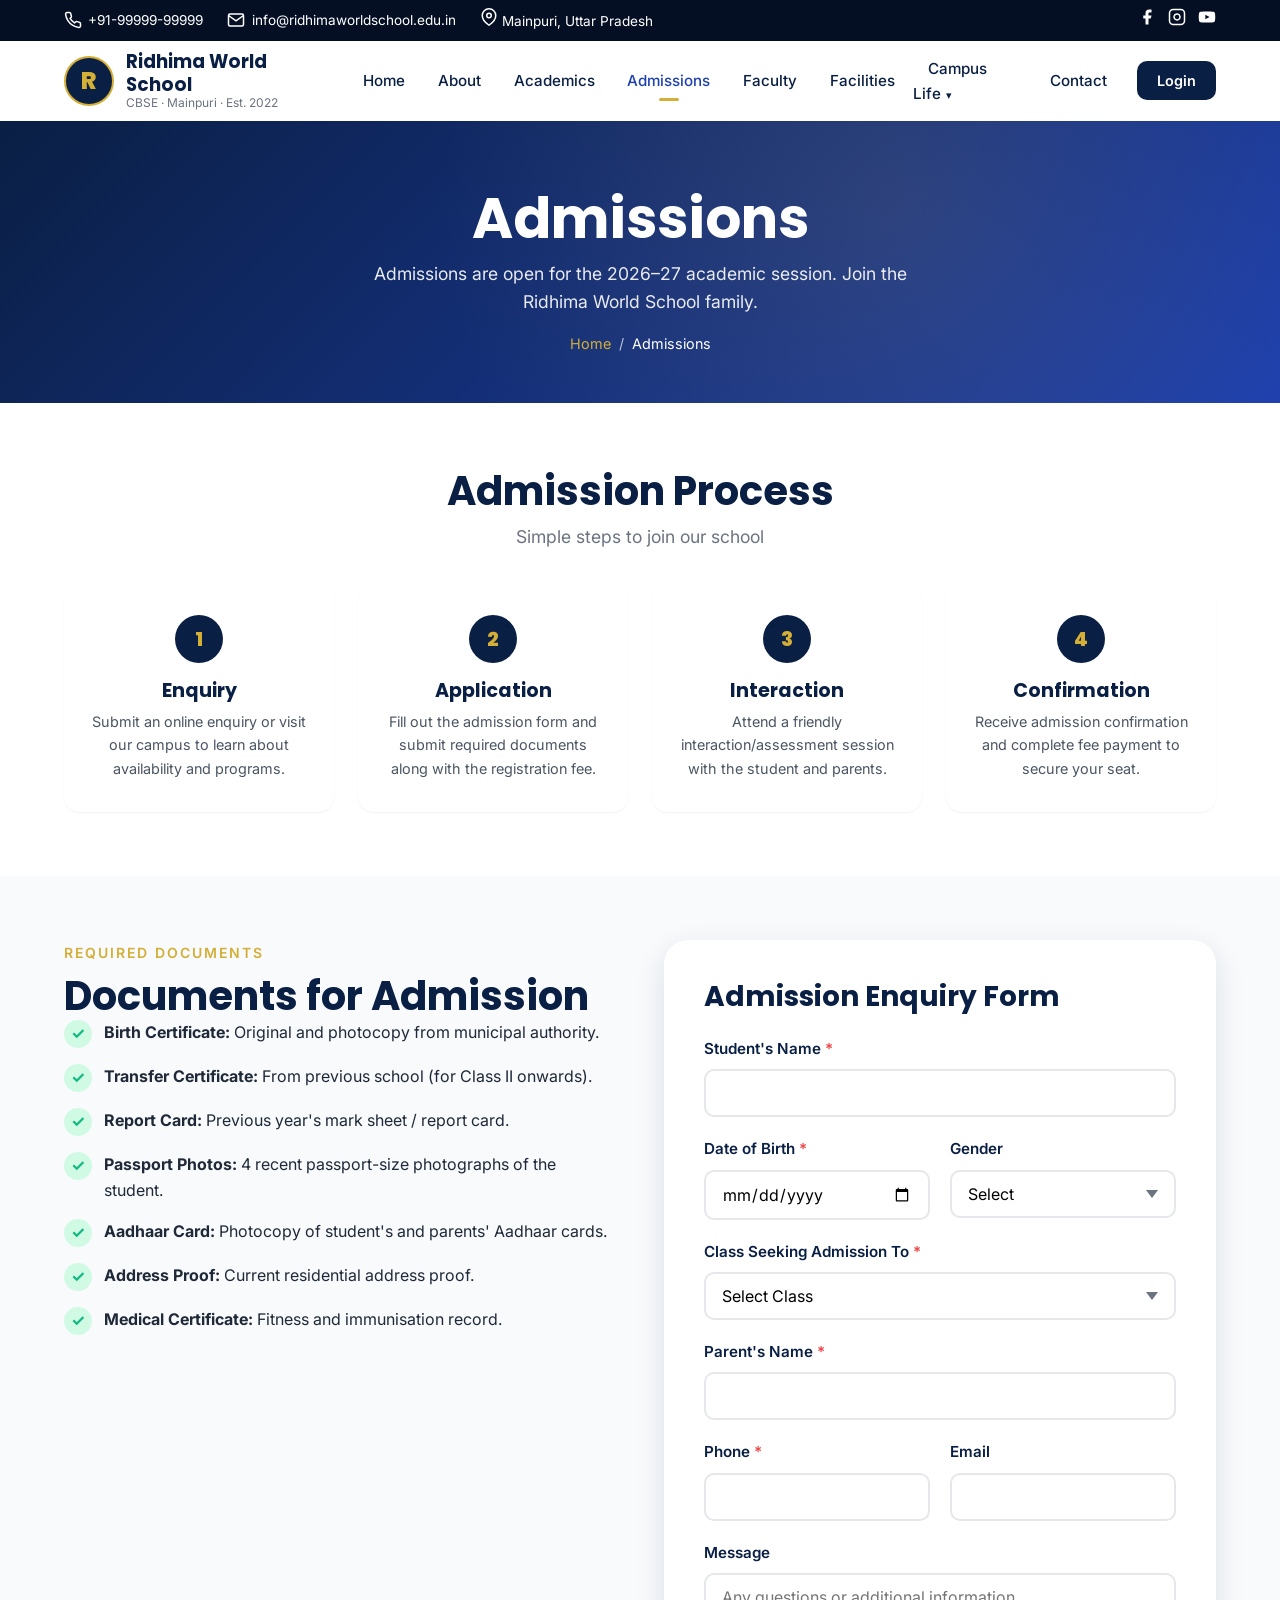
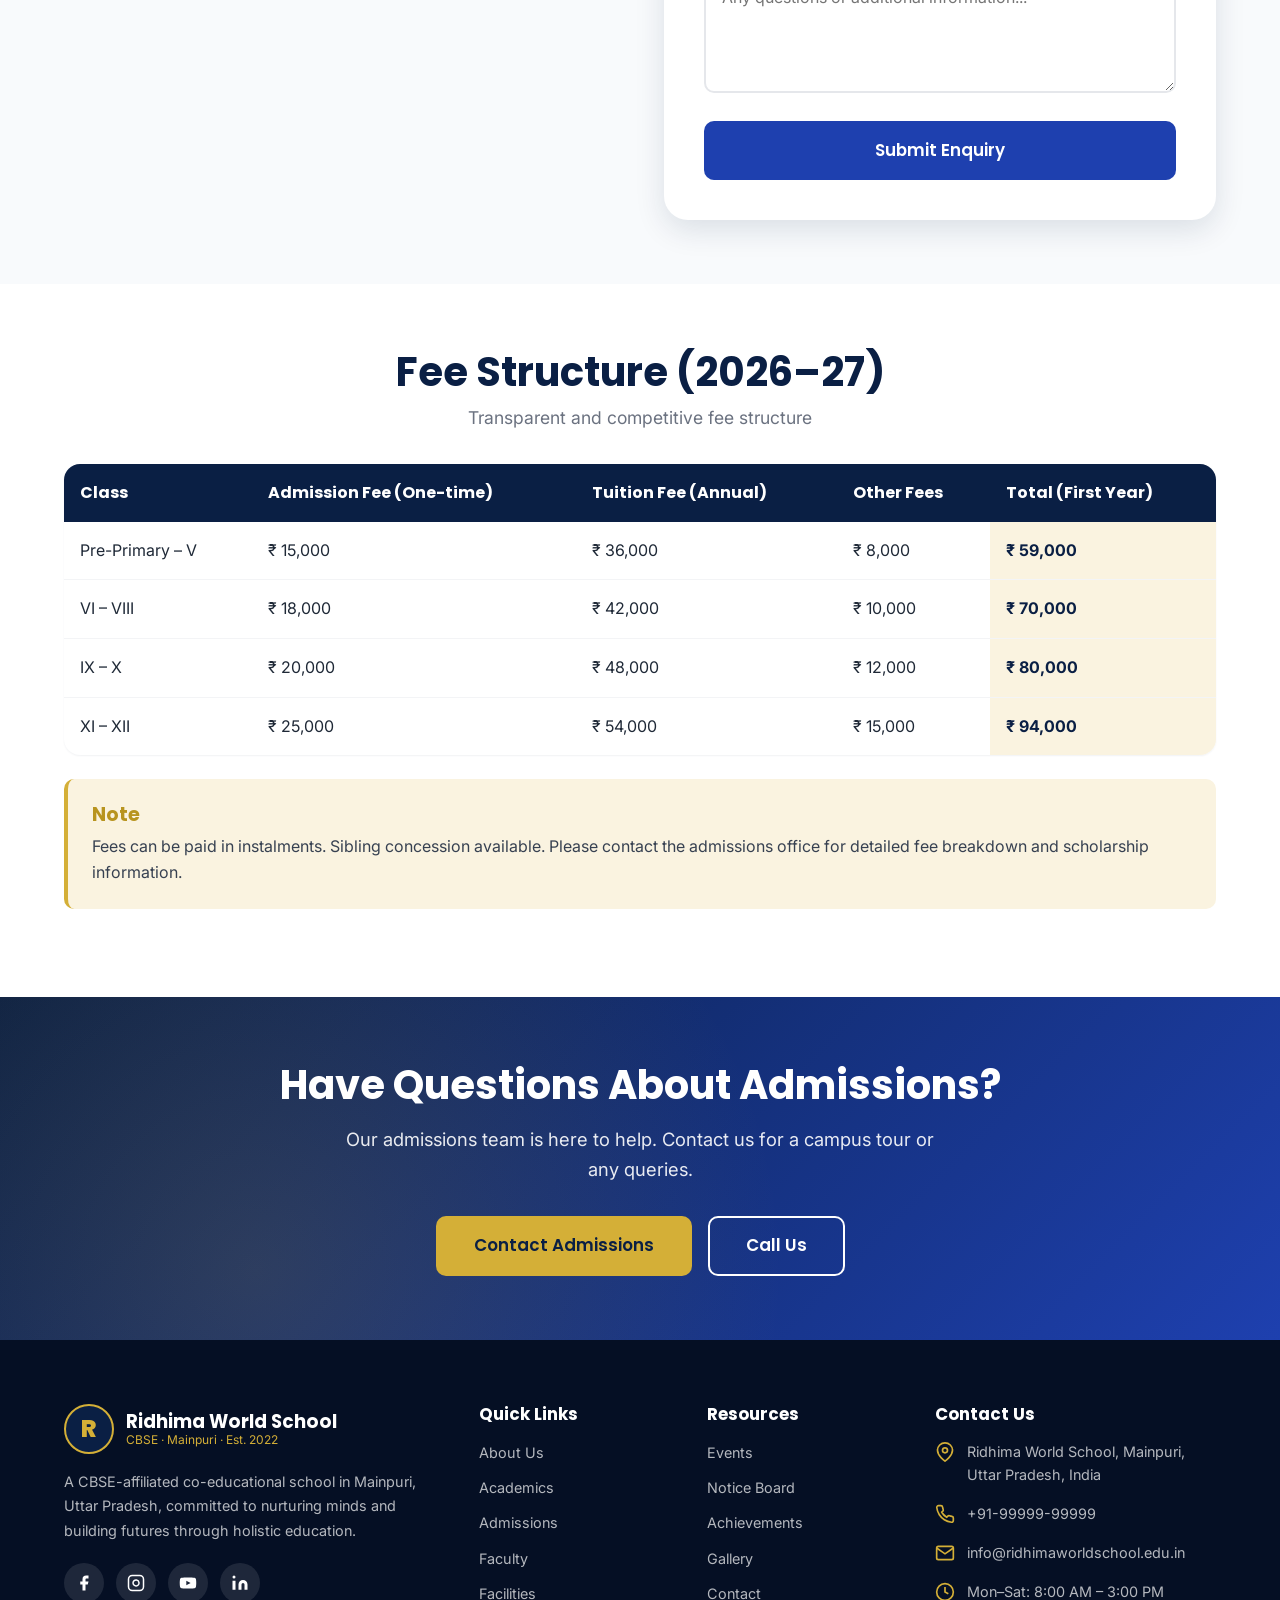
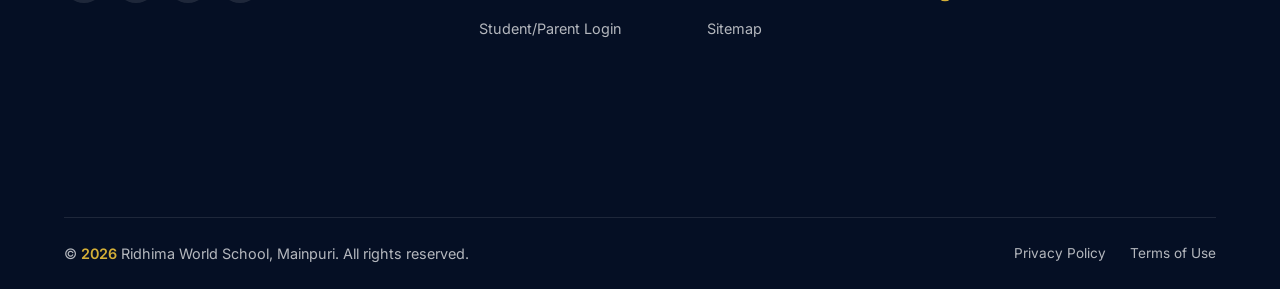
<file: admissions.html>
<!DOCTYPE html>
<html lang="en">
<head>
  <meta charset="UTF-8">
  <meta name="viewport" content="width=device-width, initial-scale=1.0">
  <title>Admissions | Ridhima World School, Mainpuri</title>
  <meta name="description" content="Admissions open for 2026-27 at Ridhima World School, Mainpuri. Apply online or schedule a campus visit.">
  <meta name="keywords" content="">
  <meta name="author" content="Ridhima World School">
  <meta name="robots" content="index, follow">
  <meta property="og:type" content="website">
  <meta property="og:site_name" content="Ridhima World School">
  <meta property="og:title" content="Admissions | Ridhima World School, Mainpuri">
  <meta property="og:description" content="Admissions open for 2026-27 at Ridhima World School, Mainpuri. Apply online or schedule a campus visit.">
  <meta property="og:locale" content="en_IN">
  <link rel="icon" type="image/svg+xml" href="assets/favicon.svg">
  <link rel="apple-touch-icon" href="assets/favicon.svg">
  <link rel="preconnect" href="https://fonts.googleapis.com">
  <link rel="preconnect" href="https://fonts.gstatic.com" crossorigin>
  <link href="https://fonts.googleapis.com/css2?family=Inter:wght@400;500;600;700&family=Poppins:wght@500;600;700;800&display=swap" rel="stylesheet">
  <link rel="stylesheet" href="css/style.css">
</head>
<body>
  <a href="#main-content" class="skip-link">Skip to main content</a>
  <div class="topbar">
    <div class="container">
      <div class="topbar-info">
        <a href="tel:+919999999999"><svg class="icon-sm" viewBox="0 0 24 24" fill="none" stroke="currentColor" stroke-width="2"><path d="M22 16.92v3a2 2 0 0 1-2.18 2 19.79 19.79 0 0 1-8.63-3.07 19.5 19.5 0 0 1-6-6 19.79 19.79 0 0 1-3.07-8.67A2 2 0 0 1 4.11 2h3a2 2 0 0 1 2 1.72 12.84 12.84 0 0 0 .7 2.81 2 2 0 0 1-.45 2.11L8.09 9.91a16 16 0 0 0 6 6l1.27-1.27a2 2 0 0 1 2.11-.45 12.84 12.84 0 0 0 2.81.7A2 2 0 0 1 22 16.92z"/></svg> +91-99999-99999</a>
        <a href="mailto:info@ridhimaworldschool.edu.in"><svg class="icon-sm" viewBox="0 0 24 24" fill="none" stroke="currentColor" stroke-width="2"><path d="M4 4h16c1.1 0 2 .9 2 2v12c0 1.1-.9 2-2 2H4c-1.1 0-2-.9-2-2V6c0-1.1.9-2 2-2z"/><polyline points="22,6 12,13 2,6"/></svg> info@ridhimaworldschool.edu.in</a>
        <span><svg class="icon-sm" viewBox="0 0 24 24" fill="none" stroke="currentColor" stroke-width="2"><path d="M21 10c0 7-9 13-9 13s-9-6-9-13a9 9 0 0 1 18 0z"/><circle cx="12" cy="10" r="3"/></svg> Mainpuri, Uttar Pradesh</span>
      </div>
      <div class="topbar-social">
        <a href="#" aria-label="Facebook"><svg class="icon-sm" viewBox="0 0 24 24" fill="currentColor"><path d="M18 2h-3a5 5 0 0 0-5 5v3H7v4h3v8h4v-8h3l1-4h-4V7a1 1 0 0 1 1-1h3z"/></svg></a>
        <a href="#" aria-label="Instagram"><svg class="icon-sm" viewBox="0 0 24 24" fill="none" stroke="currentColor" stroke-width="2"><rect x="2" y="2" width="20" height="20" rx="5"/><path d="M16 11.37A4 4 0 1 1 12.63 8 4 4 0 0 1 16 11.37z"/><line x1="17.5" y1="6.5" x2="17.51" y2="6.5"/></svg></a>
        <a href="#" aria-label="YouTube"><svg class="icon-sm" viewBox="0 0 24 24" fill="currentColor"><path d="M23 12s0-3.5-.45-5.18a2.5 2.5 0 0 0-1.77-1.77C19.1 4.6 12 4.6 12 4.6s-7.1 0-8.78.45a2.5 2.5 0 0 0-1.77 1.77C1 8.5 1 12 1 12s0 3.5.45 5.18a2.5 2.5 0 0 0 1.77 1.77C4.9 19.4 12 19.4 12 19.4s7.1 0 8.78-.45a2.5 2.5 0 0 0 1.77-1.77C23 15.5 23 12 23 12zM9.75 15.02V8.98L15.5 12z"/></svg></a>
      </div>
    </div>
  </div>
  <header class="site-header">
    <div class="container">
      <div class="header-inner">
        <a href="index.html" class="logo-area" aria-label="Ridhima World School Home">
          <div class="logo" aria-hidden="true">R</div>
          <div class="logo-text">
            <span class="school-name">Ridhima World School</span>
            <span class="school-tag">CBSE · Mainpuri · Est. 2022</span>
          </div>
        </a>
        <nav class="main-nav" id="primary-nav" aria-label="Primary navigation">
          <a href="index.html">Home</a>
          <a href="about.html">About</a>
          <a href="academics.html">Academics</a>
          <a href="admissions.html" class="active">Admissions</a>
          <a href="faculty.html">Faculty</a>
          <a href="facilities.html">Facilities</a>
          <div class="has-dropdown">
            <a href="gallery.html">Campus Life</a>
            <div class="dropdown">
              <a href="gallery.html">Gallery</a>
              <a href="events.html">Events</a>
              <a href="notices.html">Notice Board</a>
              <a href="achievements.html">Achievements</a>
            </div>
          </div>
          <a href="contact.html">Contact</a>
        </nav>
        <div class="header-actions">
          <a href="portal.html" class="btn-login">Login</a>
        </div>
        <button class="menu-toggle" aria-label="Toggle menu" aria-expanded="false" aria-controls="primary-nav">
          <span></span><span></span><span></span>
        </button>
      </div>
    </div>
  </header>
  <main id="main-content">
    <section class="page-header">
      <div class="container">
        <h1>Admissions</h1>
        <p>Admissions are open for the 2026–27 academic session. Join the Ridhima World School family.</p>
        <div class="breadcrumb"><a href="index.html">Home</a> <span>/</span> Admissions</div>
      </div>
    </section>
    <section class="section">
      <div class="container">
        <div class="section-title"><h2>Admission Process</h2><p>Simple steps to join our school</p></div>
        <div class="steps-grid">
          <div class="step-card fade-in"><div class="step-num">1</div><h4>Enquiry</h4><p>Submit an online enquiry or visit our campus to learn about availability and programs.</p></div>
          <div class="step-card fade-in"><div class="step-num">2</div><h4>Application</h4><p>Fill out the admission form and submit required documents along with the registration fee.</p></div>
          <div class="step-card fade-in"><div class="step-num">3</div><h4>Interaction</h4><p>Attend a friendly interaction/assessment session with the student and parents.</p></div>
          <div class="step-card fade-in"><div class="step-num">4</div><h4>Confirmation</h4><p>Receive admission confirmation and complete fee payment to secure your seat.</p></div>
        </div>
      </div>
    </section>
    <section class="section bg-light">
      <div class="container">
        <div class="two-col">
          <div class="fade-in">
            <span class="subtitle">Required Documents</span>
            <h2>Documents for Admission</h2>
            <ul class="feature-list">
              <li><span class="check">&#10003;</span><div><strong>Birth Certificate:</strong> Original and photocopy from municipal authority.</div></li>
              <li><span class="check">&#10003;</span><div><strong>Transfer Certificate:</strong> From previous school (for Class II onwards).</div></li>
              <li><span class="check">&#10003;</span><div><strong>Report Card:</strong> Previous year's mark sheet / report card.</div></li>
              <li><span class="check">&#10003;</span><div><strong>Passport Photos:</strong> 4 recent passport-size photographs of the student.</div></li>
              <li><span class="check">&#10003;</span><div><strong>Aadhaar Card:</strong> Photocopy of student's and parents' Aadhaar cards.</div></li>
              <li><span class="check">&#10003;</span><div><strong>Address Proof:</strong> Current residential address proof.</div></li>
              <li><span class="check">&#10003;</span><div><strong>Medical Certificate:</strong> Fitness and immunisation record.</div></li>
            </ul>
          </div>
          <div class="contact-form-wrap fade-in">
            <h3>Admission Enquiry Form</h3>
            <div class="form-message"></div>
            <form data-demo>
              <div class="form-group"><label>Student's Name <span class="required">*</span></label><input type="text" class="form-control" name="student_name" required></div>
              <div class="form-row">
                <div class="form-group"><label>Date of Birth <span class="required">*</span></label><input type="date" class="form-control" name="dob" required></div>
                <div class="form-group"><label>Gender</label><select class="form-control" name="gender"><option value="">Select</option><option>Male</option><option>Female</option><option>Other</option></select></div>
              </div>
              <div class="form-group"><label>Class Seeking Admission To <span class="required">*</span></label><select class="form-control" name="class" required><option value="">Select Class</option><option>Pre-Primary</option><option>Class I</option><option>Class II</option><option>Class III</option><option>Class IV</option><option>Class V</option><option>Class VI</option><option>Class VII</option><option>Class VIII</option><option>Class IX</option><option>Class X</option><option>Class XI</option><option>Class XII</option></select></div>
              <div class="form-group"><label>Parent's Name <span class="required">*</span></label><input type="text" class="form-control" name="parent_name" required></div>
              <div class="form-row">
                <div class="form-group"><label>Phone <span class="required">*</span></label><input type="tel" class="form-control" name="phone" required></div>
                <div class="form-group"><label>Email</label><input type="email" class="form-control" name="email"></div>
              </div>
              <div class="form-group"><label>Message</label><textarea class="form-control" name="message" placeholder="Any questions or additional information..."></textarea></div>
              <button type="submit" class="btn btn-primary btn-lg" style="width:100%;">Submit Enquiry</button>
            </form>
          </div>
        </div>
      </div>
    </section>
    <section class="section">
      <div class="container">
        <div class="section-title"><h2>Fee Structure (2026–27)</h2><p>Transparent and competitive fee structure</p></div>
        <table class="fee-table">
          <thead><tr><th>Class</th><th>Admission Fee (One-time)</th><th>Tuition Fee (Annual)</th><th>Other Fees</th><th>Total (First Year)</th></tr></thead>
          <tbody>
            <tr><td>Pre-Primary – V</td><td>&#8377; 15,000</td><td>&#8377; 36,000</td><td>&#8377; 8,000</td><td class="total">&#8377; 59,000</td></tr>
            <tr><td>VI – VIII</td><td>&#8377; 18,000</td><td>&#8377; 42,000</td><td>&#8377; 10,000</td><td class="total">&#8377; 70,000</td></tr>
            <tr><td>IX – X</td><td>&#8377; 20,000</td><td>&#8377; 48,000</td><td>&#8377; 12,000</td><td class="total">&#8377; 80,000</td></tr>
            <tr><td>XI – XII</td><td>&#8377; 25,000</td><td>&#8377; 54,000</td><td>&#8377; 15,000</td><td class="total">&#8377; 94,000</td></tr>
          </tbody>
        </table>
        <div class="callout callout-gold"><h4>Note</h4><p>Fees can be paid in instalments. Sibling concession available. Please contact the admissions office for detailed fee breakdown and scholarship information.</p></div>
      </div>
    </section>
    <section class="section cta-section">
      <div class="container">
        <div class="fade-in">
          <h2>Have Questions About Admissions?</h2>
          <p>Our admissions team is here to help. Contact us for a campus tour or any queries.</p>
          <div class="cta-buttons"><a href="contact.html" class="btn btn-gold btn-lg">Contact Admissions</a><a href="tel:+919999999999" class="btn btn-outline-white btn-lg">Call Us</a></div>
        </div>
      </div>
    </section>
  </main>
  <footer class="site-footer">
    <div class="container">
      <div class="footer-grid">
        <div class="footer-brand">
          <div class="logo-area"><div class="logo" aria-hidden="true">R</div><div class="logo-text"><span class="school-name">Ridhima World School</span><span class="school-tag">CBSE · Mainpuri · Est. 2022</span></div></div>
          <p>A CBSE-affiliated co-educational school in Mainpuri, Uttar Pradesh, committed to nurturing minds and building futures through holistic education.</p>
          <div class="footer-social">
            <a href="#" aria-label="Facebook"><svg class="icon-sm" viewBox="0 0 24 24" fill="currentColor"><path d="M18 2h-3a5 5 0 0 0-5 5v3H7v4h3v8h4v-8h3l1-4h-4V7a1 1 0 0 1 1-1h3z"/></svg></a>
            <a href="#" aria-label="Instagram"><svg class="icon-sm" viewBox="0 0 24 24" fill="none" stroke="currentColor" stroke-width="2"><rect x="2" y="2" width="20" height="20" rx="5"/><path d="M16 11.37A4 4 0 1 1 12.63 8 4 4 0 0 1 16 11.37z"/><line x1="17.5" y1="6.5" x2="17.51" y2="6.5"/></svg></a>
            <a href="#" aria-label="YouTube"><svg class="icon-sm" viewBox="0 0 24 24" fill="currentColor"><path d="M23 12s0-3.5-.45-5.18a2.5 2.5 0 0 0-1.77-1.77C19.1 4.6 12 4.6 12 4.6s-7.1 0-8.78.45a2.5 2.5 0 0 0-1.77 1.77C1 8.5 1 12 1 12s0 3.5.45 5.18a2.5 2.5 0 0 0 1.77 1.77C4.9 19.4 12 19.4 12 19.4s7.1 0 8.78-.45a2.5 2.5 0 0 0 1.77-1.77C23 15.5 23 12 23 12zM9.75 15.02V8.98L15.5 12z"/></svg></a>
            <a href="#" aria-label="LinkedIn"><svg class="icon-sm" viewBox="0 0 24 24" fill="currentColor"><path d="M16 8a6 6 0 0 1 6 6v7h-4v-7a2 2 0 0 0-4 0v7h-4v-7a6 6 0 0 1 6-6zM2 9h4v12H2zM4 2a2 2 0 1 1 0 4 2 2 0 0 1 0-4z"/></svg></a>
          </div>
        </div>
        <div class="footer-col"><h5>Quick Links</h5><ul><li><a href="about.html">About Us</a></li><li><a href="academics.html">Academics</a></li><li><a href="admissions.html">Admissions</a></li><li><a href="faculty.html">Faculty</a></li><li><a href="facilities.html">Facilities</a></li><li><a href="portal.html">Student/Parent Login</a></li></ul></div>
        <div class="footer-col"><h5>Resources</h5><ul><li><a href="events.html">Events</a></li><li><a href="notices.html">Notice Board</a></li><li><a href="achievements.html">Achievements</a></li><li><a href="gallery.html">Gallery</a></li><li><a href="contact.html">Contact</a></li><li><a href="sitemap.xml">Sitemap</a></li></ul></div>
        <div class="footer-col">
          <h5>Contact Us</h5>
          <div class="footer-contact-item"><svg class="icon-sm" viewBox="0 0 24 24" fill="none" stroke="currentColor" stroke-width="2"><path d="M21 10c0 7-9 13-9 13s-9-6-9-13a9 9 0 0 1 18 0z"/><circle cx="12" cy="10" r="3"/></svg><span>Ridhima World School, Mainpuri, Uttar Pradesh, India</span></div>
          <div class="footer-contact-item"><svg class="icon-sm" viewBox="0 0 24 24" fill="none" stroke="currentColor" stroke-width="2"><path d="M22 16.92v3a2 2 0 0 1-2.18 2 19.79 19.79 0 0 1-8.63-3.07 19.5 19.5 0 0 1-6-6 19.79 19.79 0 0 1-3.07-8.67A2 2 0 0 1 4.11 2h3a2 2 0 0 1 2 1.72 12.84 12.84 0 0 0 .7 2.81 2 2 0 0 1-.45 2.11L8.09 9.91a16 16 0 0 0 6 6l1.27-1.27a2 2 0 0 1 2.11-.45 12.84 12.84 0 0 0 2.81.7A2 2 0 0 1 22 16.92z"/></svg><span>+91-99999-99999</span></div>
          <div class="footer-contact-item"><svg class="icon-sm" viewBox="0 0 24 24" fill="none" stroke="currentColor" stroke-width="2"><path d="M4 4h16c1.1 0 2 .9 2 2v12c0 1.1-.9 2-2 2H4c-1.1 0-2-.9-2-2V6c0-1.1.9-2 2-2z"/><polyline points="22,6 12,13 2,6"/></svg><span>info@ridhimaworldschool.edu.in</span></div>
          <div class="footer-contact-item"><svg class="icon-sm" viewBox="0 0 24 24" fill="none" stroke="currentColor" stroke-width="2"><circle cx="12" cy="12" r="10"/><polyline points="12 6 12 12 16 14"/></svg><span>Mon–Sat: 8:00 AM – 3:00 PM</span></div>
          <div class="footer-map"><iframe src="https://www.google.com/maps/embed?pb=!1m18!1m12!1m3!1d3540.9!2d79.0266!3d27.2316!2m3!1f0!2f0!3f0!3m2!1i1024!2i768!4f13.1!3m3!1m2!1s0x397489e1a1c1c1c1%3A0x0!2sMainpuri%2C%20Uttar%20Pradesh!5e0!3m2!1sen!2sin!4v1700000000000" loading="lazy" title="School location on Google Maps"></iframe></div>
        </div>
      </div>
      <div class="footer-bottom">
        <p>&copy; <span class="current-year">2026</span> Ridhima World School, Mainpuri. All rights reserved.</p>
        <div class="footer-bottom-links"><a href="#">Privacy Policy</a><a href="#">Terms of Use</a></div>
      </div>
    </div>
  </footer>
  <button class="scroll-top" aria-label="Scroll to top"><svg class="icon-svg" viewBox="0 0 24 24"><polyline points="18 15 12 9 6 15"/></svg></button>
  <div class="lightbox" role="dialog" aria-label="Image viewer" aria-modal="true">
    <button class="lightbox-close" aria-label="Close">&times;</button>
    <button class="lightbox-nav lightbox-prev" aria-label="Previous image">&#8249;</button>
    <div class="lightbox-content"><div class="lightbox-placeholder"><svg width="48" height="48" viewBox="0 0 24 24" fill="currentColor"><path d="M3 3h18v18H3z" opacity="0.3"/></svg></div></div>
    <button class="lightbox-nav lightbox-next" aria-label="Next image">&#8250;</button>
  </div>
  <script src="js/script.js"></script>
</body>
</html>
</file>
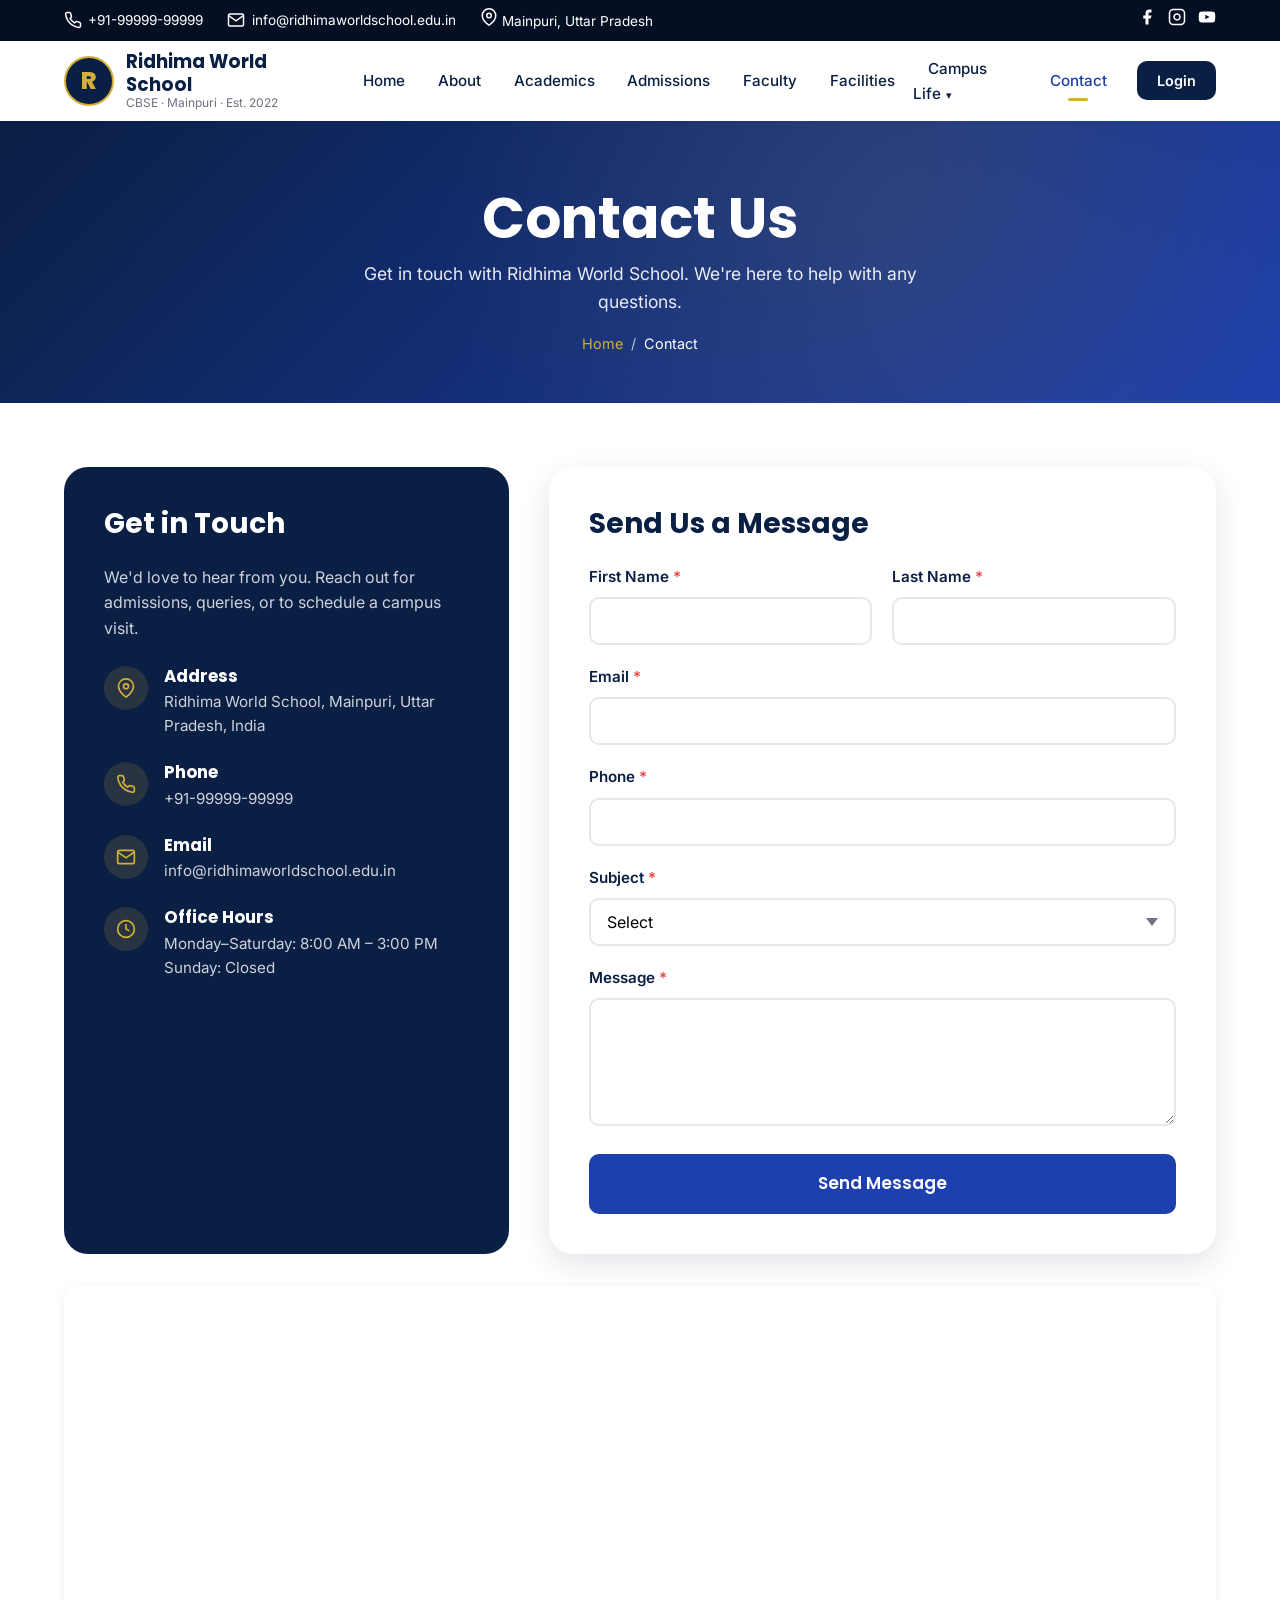
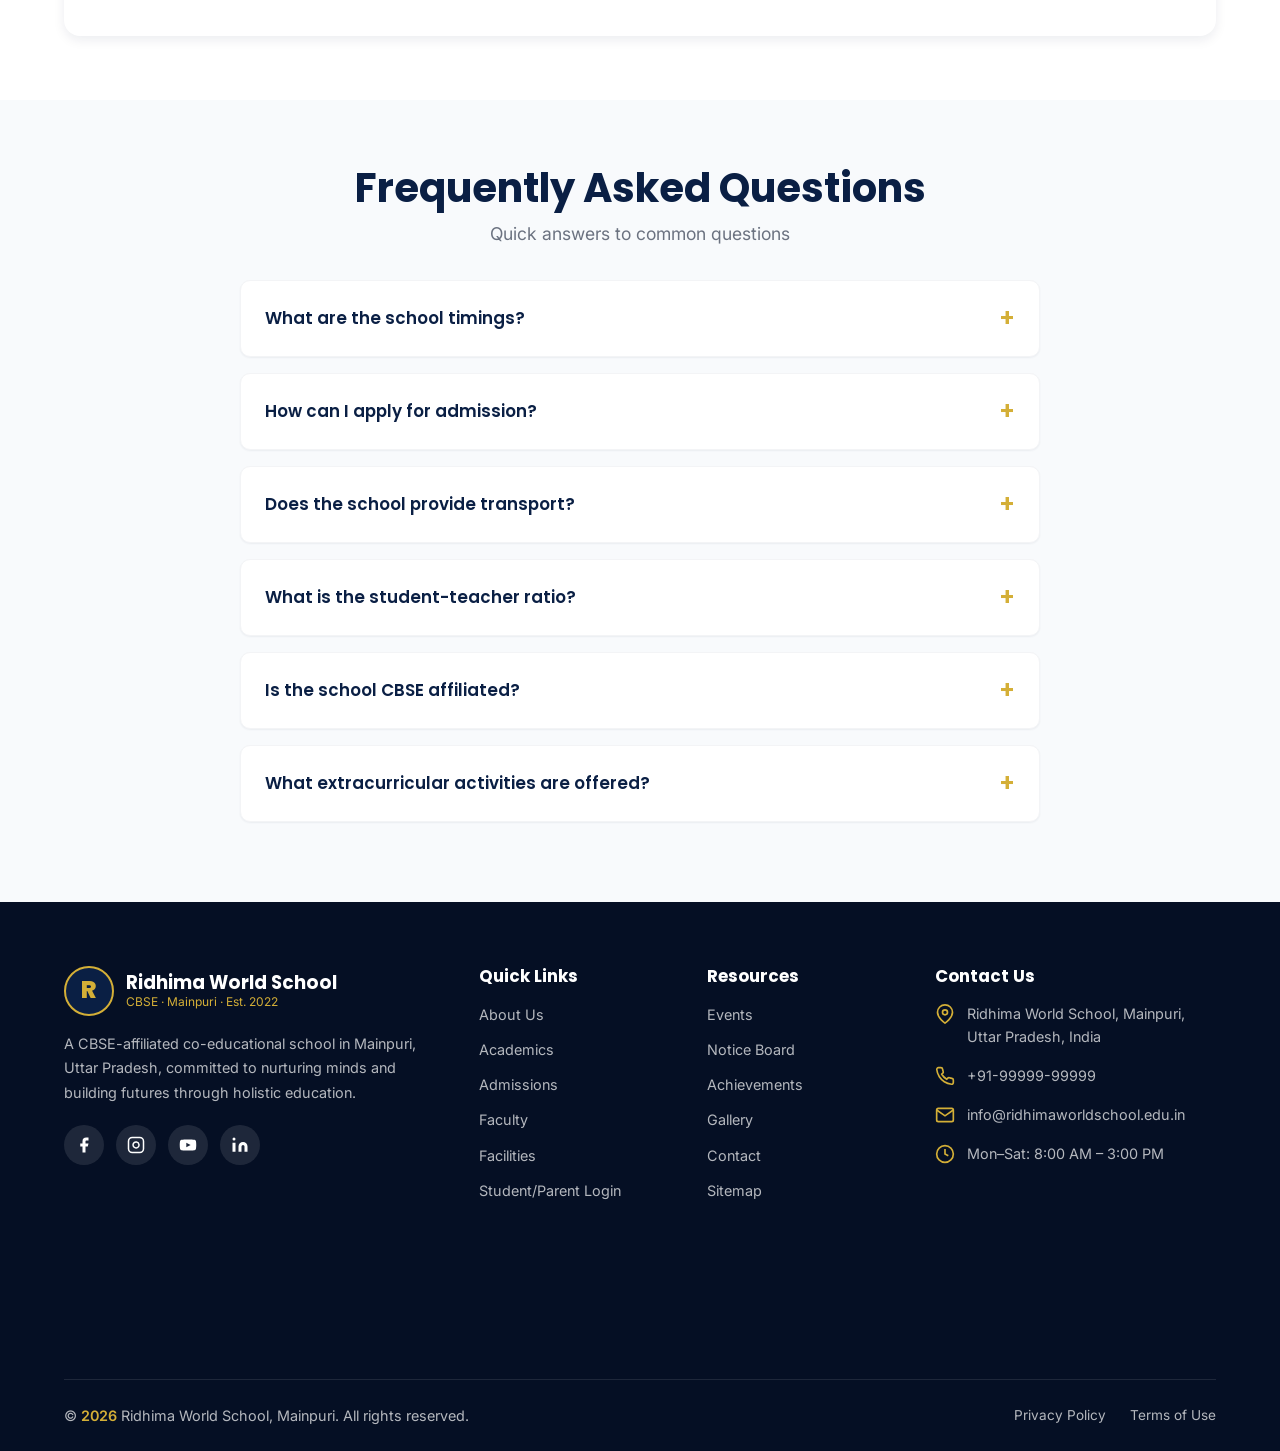
<file: contact.html>
<!DOCTYPE html>
<html lang="en">
<head>
  <meta charset="UTF-8">
  <meta name="viewport" content="width=device-width, initial-scale=1.0">
  <title>Contact Us | Ridhima World School, Mainpuri</title>
  <meta name="description" content="Contact Ridhima World School, Mainpuri. Phone, email, address, and enquiry form.">
  <meta name="keywords" content="">
  <meta name="author" content="Ridhima World School">
  <meta name="robots" content="index, follow">
  <meta property="og:type" content="website">
  <meta property="og:site_name" content="Ridhima World School">
  <meta property="og:title" content="Contact Us | Ridhima World School, Mainpuri">
  <meta property="og:description" content="Contact Ridhima World School, Mainpuri. Phone, email, address, and enquiry form.">
  <meta property="og:locale" content="en_IN">
  <link rel="icon" type="image/svg+xml" href="assets/favicon.svg">
  <link rel="apple-touch-icon" href="assets/favicon.svg">
  <link rel="preconnect" href="https://fonts.googleapis.com">
  <link rel="preconnect" href="https://fonts.gstatic.com" crossorigin>
  <link href="https://fonts.googleapis.com/css2?family=Inter:wght@400;500;600;700&family=Poppins:wght@500;600;700;800&display=swap" rel="stylesheet">
  <link rel="stylesheet" href="css/style.css">
</head>
<body>
  <a href="#main-content" class="skip-link">Skip to main content</a>
  <div class="topbar">
    <div class="container">
      <div class="topbar-info">
        <a href="tel:+919999999999"><svg class="icon-sm" viewBox="0 0 24 24" fill="none" stroke="currentColor" stroke-width="2"><path d="M22 16.92v3a2 2 0 0 1-2.18 2 19.79 19.79 0 0 1-8.63-3.07 19.5 19.5 0 0 1-6-6 19.79 19.79 0 0 1-3.07-8.67A2 2 0 0 1 4.11 2h3a2 2 0 0 1 2 1.72 12.84 12.84 0 0 0 .7 2.81 2 2 0 0 1-.45 2.11L8.09 9.91a16 16 0 0 0 6 6l1.27-1.27a2 2 0 0 1 2.11-.45 12.84 12.84 0 0 0 2.81.7A2 2 0 0 1 22 16.92z"/></svg> +91-99999-99999</a>
        <a href="mailto:info@ridhimaworldschool.edu.in"><svg class="icon-sm" viewBox="0 0 24 24" fill="none" stroke="currentColor" stroke-width="2"><path d="M4 4h16c1.1 0 2 .9 2 2v12c0 1.1-.9 2-2 2H4c-1.1 0-2-.9-2-2V6c0-1.1.9-2 2-2z"/><polyline points="22,6 12,13 2,6"/></svg> info@ridhimaworldschool.edu.in</a>
        <span><svg class="icon-sm" viewBox="0 0 24 24" fill="none" stroke="currentColor" stroke-width="2"><path d="M21 10c0 7-9 13-9 13s-9-6-9-13a9 9 0 0 1 18 0z"/><circle cx="12" cy="10" r="3"/></svg> Mainpuri, Uttar Pradesh</span>
      </div>
      <div class="topbar-social">
        <a href="#" aria-label="Facebook"><svg class="icon-sm" viewBox="0 0 24 24" fill="currentColor"><path d="M18 2h-3a5 5 0 0 0-5 5v3H7v4h3v8h4v-8h3l1-4h-4V7a1 1 0 0 1 1-1h3z"/></svg></a>
        <a href="#" aria-label="Instagram"><svg class="icon-sm" viewBox="0 0 24 24" fill="none" stroke="currentColor" stroke-width="2"><rect x="2" y="2" width="20" height="20" rx="5"/><path d="M16 11.37A4 4 0 1 1 12.63 8 4 4 0 0 1 16 11.37z"/><line x1="17.5" y1="6.5" x2="17.51" y2="6.5"/></svg></a>
        <a href="#" aria-label="YouTube"><svg class="icon-sm" viewBox="0 0 24 24" fill="currentColor"><path d="M23 12s0-3.5-.45-5.18a2.5 2.5 0 0 0-1.77-1.77C19.1 4.6 12 4.6 12 4.6s-7.1 0-8.78.45a2.5 2.5 0 0 0-1.77 1.77C1 8.5 1 12 1 12s0 3.5.45 5.18a2.5 2.5 0 0 0 1.77 1.77C4.9 19.4 12 19.4 12 19.4s7.1 0 8.78-.45a2.5 2.5 0 0 0 1.77-1.77C23 15.5 23 12 23 12zM9.75 15.02V8.98L15.5 12z"/></svg></a>
      </div>
    </div>
  </div>
  <header class="site-header">
    <div class="container">
      <div class="header-inner">
        <a href="index.html" class="logo-area" aria-label="Ridhima World School Home">
          <div class="logo" aria-hidden="true">R</div>
          <div class="logo-text">
            <span class="school-name">Ridhima World School</span>
            <span class="school-tag">CBSE · Mainpuri · Est. 2022</span>
          </div>
        </a>
        <nav class="main-nav" id="primary-nav" aria-label="Primary navigation">
          <a href="index.html">Home</a>
          <a href="about.html">About</a>
          <a href="academics.html">Academics</a>
          <a href="admissions.html">Admissions</a>
          <a href="faculty.html">Faculty</a>
          <a href="facilities.html">Facilities</a>
          <div class="has-dropdown">
            <a href="gallery.html">Campus Life</a>
            <div class="dropdown">
              <a href="gallery.html">Gallery</a>
              <a href="events.html">Events</a>
              <a href="notices.html">Notice Board</a>
              <a href="achievements.html">Achievements</a>
            </div>
          </div>
          <a href="contact.html" class="active">Contact</a>
        </nav>
        <div class="header-actions">
          <a href="portal.html" class="btn-login">Login</a>
        </div>
        <button class="menu-toggle" aria-label="Toggle menu" aria-expanded="false" aria-controls="primary-nav">
          <span></span><span></span><span></span>
        </button>
      </div>
    </div>
  </header>
  <main id="main-content">
    <section class="page-header">
      <div class="container">
        <h1>Contact Us</h1>
        <p>Get in touch with Ridhima World School. We're here to help with any questions.</p>
        <div class="breadcrumb"><a href="index.html">Home</a> <span>/</span> Contact</div>
      </div>
    </section>
    <section class="section">
      <div class="container">
        <div class="contact-grid">
          <div class="contact-info-card fade-in">
            <h3>Get in Touch</h3>
            <p style="color:rgba(255,255,255,0.8);margin-bottom:1.5rem;">We'd love to hear from you. Reach out for admissions, queries, or to schedule a campus visit.</p>
            <div class="contact-info-item"><div class="icon"><svg class="icon-sm" viewBox="0 0 24 24" fill="none" stroke="currentColor" stroke-width="2"><path d="M21 10c0 7-9 13-9 13s-9-6-9-13a9 9 0 0 1 18 0z"/><circle cx="12" cy="10" r="3"/></svg></div><div><h5>Address</h5><p>Ridhima World School, Mainpuri, Uttar Pradesh, India</p></div></div>
            <div class="contact-info-item"><div class="icon"><svg class="icon-sm" viewBox="0 0 24 24" fill="none" stroke="currentColor" stroke-width="2"><path d="M22 16.92v3a2 2 0 0 1-2.18 2 19.79 19.79 0 0 1-8.63-3.07 19.5 19.5 0 0 1-6-6 19.79 19.79 0 0 1-3.07-8.67A2 2 0 0 1 4.11 2h3a2 2 0 0 1 2 1.72 12.84 12.84 0 0 0 .7 2.81 2 2 0 0 1-.45 2.11L8.09 9.91a16 16 0 0 0 6 6l1.27-1.27a2 2 0 0 1 2.11-.45 12.84 12.84 0 0 0 2.81.7A2 2 0 0 1 22 16.92z"/></svg></div><div><h5>Phone</h5><p>+91-99999-99999</p></div></div>
            <div class="contact-info-item"><div class="icon"><svg class="icon-sm" viewBox="0 0 24 24" fill="none" stroke="currentColor" stroke-width="2"><path d="M4 4h16c1.1 0 2 .9 2 2v12c0 1.1-.9 2-2 2H4c-1.1 0-2-.9-2-2V6c0-1.1.9-2 2-2z"/><polyline points="22,6 12,13 2,6"/></svg></div><div><h5>Email</h5><p>info@ridhimaworldschool.edu.in</p></div></div>
            <div class="contact-info-item"><div class="icon"><svg class="icon-sm" viewBox="0 0 24 24" fill="none" stroke="currentColor" stroke-width="2"><circle cx="12" cy="12" r="10"/><polyline points="12 6 12 12 16 14"/></svg></div><div><h5>Office Hours</h5><p>Monday–Saturday: 8:00 AM – 3:00 PM<br>Sunday: Closed</p></div></div>
          </div>
          <div class="contact-form-wrap fade-in">
            <h3>Send Us a Message</h3>
            <div class="form-message"></div>
            <form data-demo>
              <div class="form-row">
                <div class="form-group"><label>First Name <span class="required">*</span></label><input type="text" class="form-control" name="first_name" required></div>
                <div class="form-group"><label>Last Name <span class="required">*</span></label><input type="text" class="form-control" name="last_name" required></div>
              </div>
              <div class="form-group"><label>Email <span class="required">*</span></label><input type="email" class="form-control" name="email" required></div>
              <div class="form-group"><label>Phone <span class="required">*</span></label><input type="tel" class="form-control" name="phone" required></div>
              <div class="form-group"><label>Subject <span class="required">*</span></label><select class="form-control" name="subject" required><option value="">Select</option><option>Admission Enquiry</option><option>General Information</option><option>Fee Related</option><option>Transport</option><option>Feedback/Suggestion</option><option>Other</option></select></div>
              <div class="form-group"><label>Message <span class="required">*</span></label><textarea class="form-control" name="message" rows="5" required></textarea></div>
              <button type="submit" class="btn btn-primary btn-lg" style="width:100%;">Send Message</button>
            </form>
          </div>
        </div>
        <div class="map-embed"><iframe src="https://www.google.com/maps/embed?pb=!1m18!1m12!1m3!1d3540.9!2d79.0266!3d27.2316!2m3!1f0!2f0!3f0!3m2!1i1024!2i768!4f13.1!3m3!1m2!1s0x397489e1a1c1c1c1%3A0x0!2sMainpuri%2C%20Uttar%20Pradesh!5e0!3m2!1sen!2sin!4v1700000000000" loading="lazy" title="School location on Google Maps"></iframe></div>
      </div>
    </section>
    <section class="section bg-light">
      <div class="container">
        <div class="section-title"><h2>Frequently Asked Questions</h2><p>Quick answers to common questions</p></div>
        <div class="faq-list">
          <div class="faq-item"><button class="faq-question">What are the school timings?</button><div class="faq-answer"><p>School operates Monday to Saturday from 8:00 AM to 2:30 PM. Office hours are 8:00 AM to 3:00 PM. The school is closed on Sundays and public holidays.</p></div></div>
          <div class="faq-item"><button class="faq-question">How can I apply for admission?</button><div class="faq-answer"><p>You can apply for admission by filling out the enquiry form on our Admissions page or by visiting the school office. The admission process includes enquiry, application, interaction, and confirmation.</p></div></div>
          <div class="faq-item"><button class="faq-question">Does the school provide transport?</button><div class="faq-answer"><p>Yes, we provide safe and reliable bus service with GPS tracking covering Mainpuri and nearby areas. Please contact the office for route details and fees.</p></div></div>
          <div class="faq-item"><button class="faq-question">What is the student-teacher ratio?</button><div class="faq-answer"><p>We maintain a healthy student-teacher ratio of approximately 25:1 to ensure personalised attention for every student.</p></div></div>
          <div class="faq-item"><button class="faq-question">Is the school CBSE affiliated?</button><div class="faq-answer"><p>Yes, Ridhima World School is affiliated with the Central Board of Secondary Education (CBSE), following the national curriculum framework.</p></div></div>
          <div class="faq-item"><button class="faq-question">What extracurricular activities are offered?</button><div class="faq-answer"><p>We offer a wide range of extracurricular activities including sports, music, dance, art, debate, quiz, science club, and more to ensure holistic development.</p></div></div>
        </div>
      </div>
    </section>
  </main>
  <footer class="site-footer">
    <div class="container">
      <div class="footer-grid">
        <div class="footer-brand">
          <div class="logo-area"><div class="logo" aria-hidden="true">R</div><div class="logo-text"><span class="school-name">Ridhima World School</span><span class="school-tag">CBSE · Mainpuri · Est. 2022</span></div></div>
          <p>A CBSE-affiliated co-educational school in Mainpuri, Uttar Pradesh, committed to nurturing minds and building futures through holistic education.</p>
          <div class="footer-social">
            <a href="#" aria-label="Facebook"><svg class="icon-sm" viewBox="0 0 24 24" fill="currentColor"><path d="M18 2h-3a5 5 0 0 0-5 5v3H7v4h3v8h4v-8h3l1-4h-4V7a1 1 0 0 1 1-1h3z"/></svg></a>
            <a href="#" aria-label="Instagram"><svg class="icon-sm" viewBox="0 0 24 24" fill="none" stroke="currentColor" stroke-width="2"><rect x="2" y="2" width="20" height="20" rx="5"/><path d="M16 11.37A4 4 0 1 1 12.63 8 4 4 0 0 1 16 11.37z"/><line x1="17.5" y1="6.5" x2="17.51" y2="6.5"/></svg></a>
            <a href="#" aria-label="YouTube"><svg class="icon-sm" viewBox="0 0 24 24" fill="currentColor"><path d="M23 12s0-3.5-.45-5.18a2.5 2.5 0 0 0-1.77-1.77C19.1 4.6 12 4.6 12 4.6s-7.1 0-8.78.45a2.5 2.5 0 0 0-1.77 1.77C1 8.5 1 12 1 12s0 3.5.45 5.18a2.5 2.5 0 0 0 1.77 1.77C4.9 19.4 12 19.4 12 19.4s7.1 0 8.78-.45a2.5 2.5 0 0 0 1.77-1.77C23 15.5 23 12 23 12zM9.75 15.02V8.98L15.5 12z"/></svg></a>
            <a href="#" aria-label="LinkedIn"><svg class="icon-sm" viewBox="0 0 24 24" fill="currentColor"><path d="M16 8a6 6 0 0 1 6 6v7h-4v-7a2 2 0 0 0-4 0v7h-4v-7a6 6 0 0 1 6-6zM2 9h4v12H2zM4 2a2 2 0 1 1 0 4 2 2 0 0 1 0-4z"/></svg></a>
          </div>
        </div>
        <div class="footer-col"><h5>Quick Links</h5><ul><li><a href="about.html">About Us</a></li><li><a href="academics.html">Academics</a></li><li><a href="admissions.html">Admissions</a></li><li><a href="faculty.html">Faculty</a></li><li><a href="facilities.html">Facilities</a></li><li><a href="portal.html">Student/Parent Login</a></li></ul></div>
        <div class="footer-col"><h5>Resources</h5><ul><li><a href="events.html">Events</a></li><li><a href="notices.html">Notice Board</a></li><li><a href="achievements.html">Achievements</a></li><li><a href="gallery.html">Gallery</a></li><li><a href="contact.html">Contact</a></li><li><a href="sitemap.xml">Sitemap</a></li></ul></div>
        <div class="footer-col">
          <h5>Contact Us</h5>
          <div class="footer-contact-item"><svg class="icon-sm" viewBox="0 0 24 24" fill="none" stroke="currentColor" stroke-width="2"><path d="M21 10c0 7-9 13-9 13s-9-6-9-13a9 9 0 0 1 18 0z"/><circle cx="12" cy="10" r="3"/></svg><span>Ridhima World School, Mainpuri, Uttar Pradesh, India</span></div>
          <div class="footer-contact-item"><svg class="icon-sm" viewBox="0 0 24 24" fill="none" stroke="currentColor" stroke-width="2"><path d="M22 16.92v3a2 2 0 0 1-2.18 2 19.79 19.79 0 0 1-8.63-3.07 19.5 19.5 0 0 1-6-6 19.79 19.79 0 0 1-3.07-8.67A2 2 0 0 1 4.11 2h3a2 2 0 0 1 2 1.72 12.84 12.84 0 0 0 .7 2.81 2 2 0 0 1-.45 2.11L8.09 9.91a16 16 0 0 0 6 6l1.27-1.27a2 2 0 0 1 2.11-.45 12.84 12.84 0 0 0 2.81.7A2 2 0 0 1 22 16.92z"/></svg><span>+91-99999-99999</span></div>
          <div class="footer-contact-item"><svg class="icon-sm" viewBox="0 0 24 24" fill="none" stroke="currentColor" stroke-width="2"><path d="M4 4h16c1.1 0 2 .9 2 2v12c0 1.1-.9 2-2 2H4c-1.1 0-2-.9-2-2V6c0-1.1.9-2 2-2z"/><polyline points="22,6 12,13 2,6"/></svg><span>info@ridhimaworldschool.edu.in</span></div>
          <div class="footer-contact-item"><svg class="icon-sm" viewBox="0 0 24 24" fill="none" stroke="currentColor" stroke-width="2"><circle cx="12" cy="12" r="10"/><polyline points="12 6 12 12 16 14"/></svg><span>Mon–Sat: 8:00 AM – 3:00 PM</span></div>
          <div class="footer-map"><iframe src="https://www.google.com/maps/embed?pb=!1m18!1m12!1m3!1d3540.9!2d79.0266!3d27.2316!2m3!1f0!2f0!3f0!3m2!1i1024!2i768!4f13.1!3m3!1m2!1s0x397489e1a1c1c1c1%3A0x0!2sMainpuri%2C%20Uttar%20Pradesh!5e0!3m2!1sen!2sin!4v1700000000000" loading="lazy" title="School location on Google Maps"></iframe></div>
        </div>
      </div>
      <div class="footer-bottom">
        <p>&copy; <span class="current-year">2026</span> Ridhima World School, Mainpuri. All rights reserved.</p>
        <div class="footer-bottom-links"><a href="#">Privacy Policy</a><a href="#">Terms of Use</a></div>
      </div>
    </div>
  </footer>
  <button class="scroll-top" aria-label="Scroll to top"><svg class="icon-svg" viewBox="0 0 24 24"><polyline points="18 15 12 9 6 15"/></svg></button>
  <div class="lightbox" role="dialog" aria-label="Image viewer" aria-modal="true">
    <button class="lightbox-close" aria-label="Close">&times;</button>
    <button class="lightbox-nav lightbox-prev" aria-label="Previous image">&#8249;</button>
    <div class="lightbox-content"><div class="lightbox-placeholder"><svg width="48" height="48" viewBox="0 0 24 24" fill="currentColor"><path d="M3 3h18v18H3z" opacity="0.3"/></svg></div></div>
    <button class="lightbox-nav lightbox-next" aria-label="Next image">&#8250;</button>
  </div>
  <script src="js/script.js"></script>
</body>
</html>
</file>
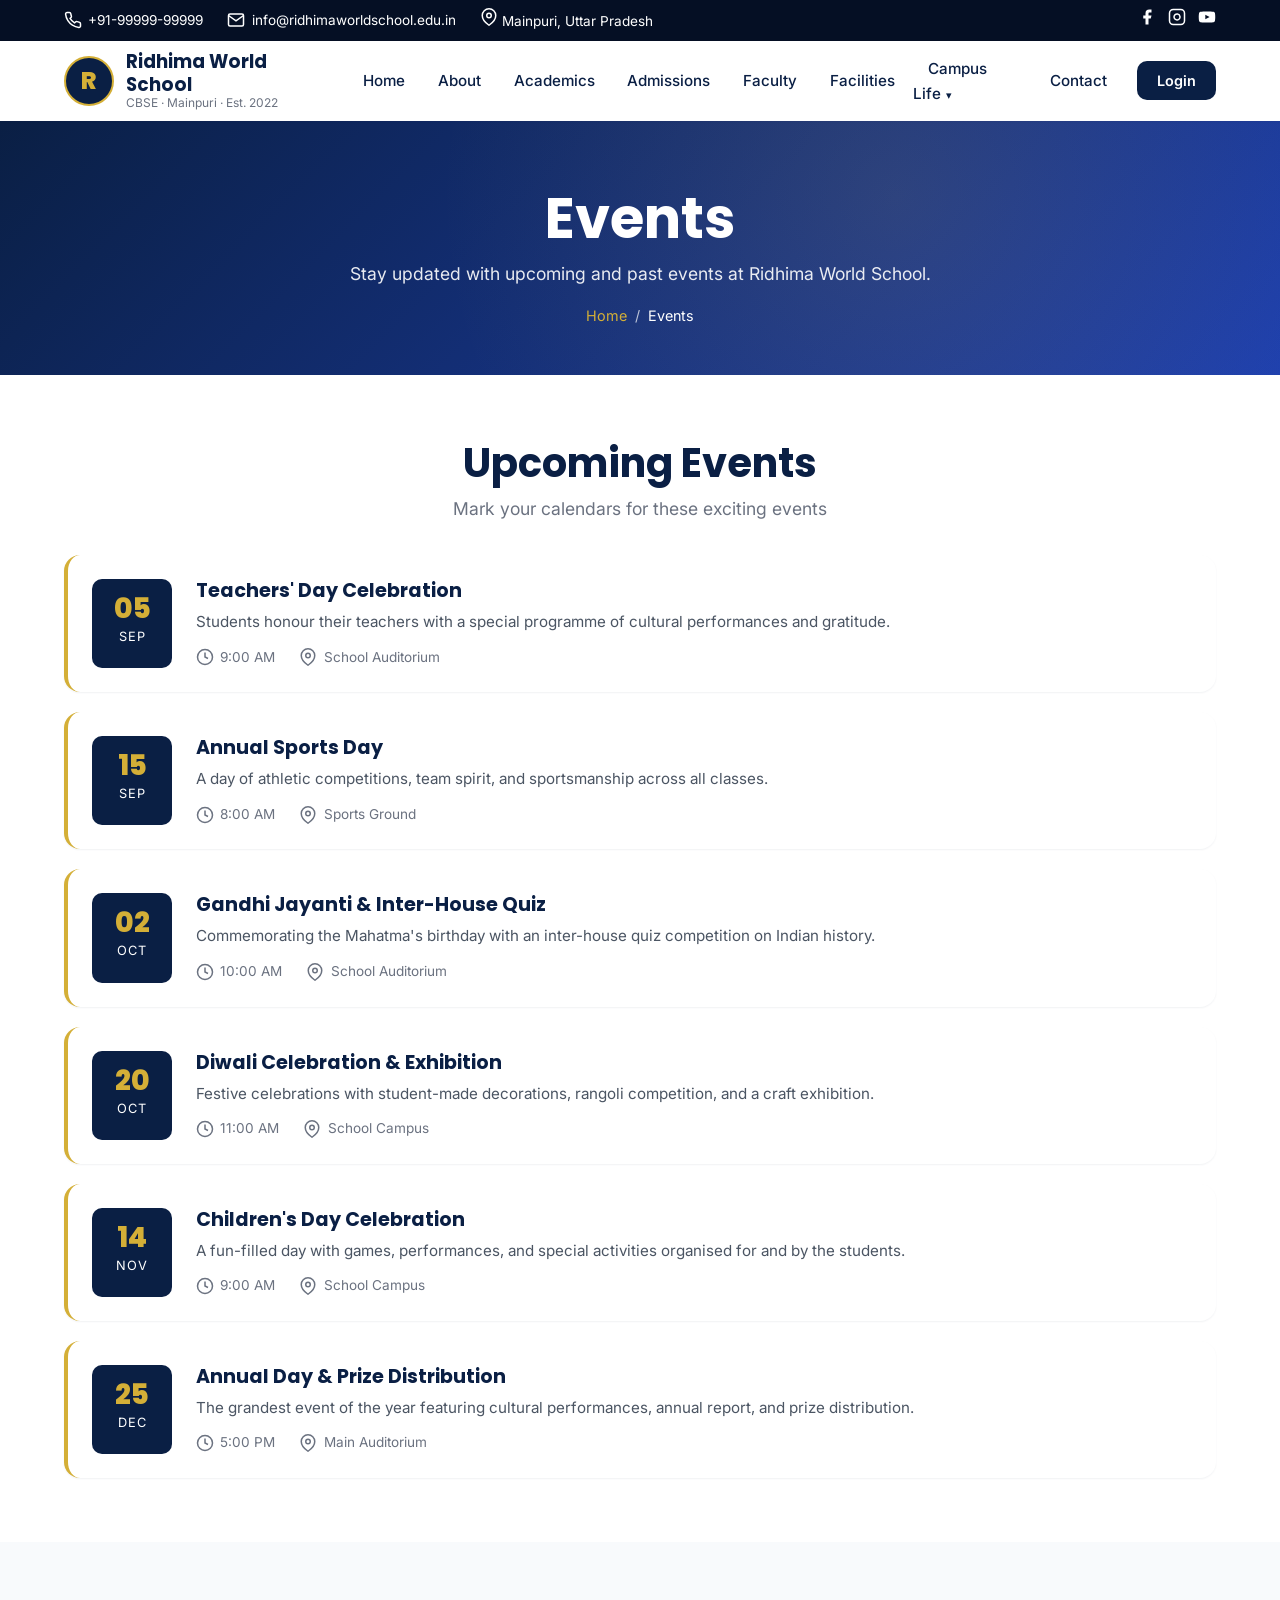
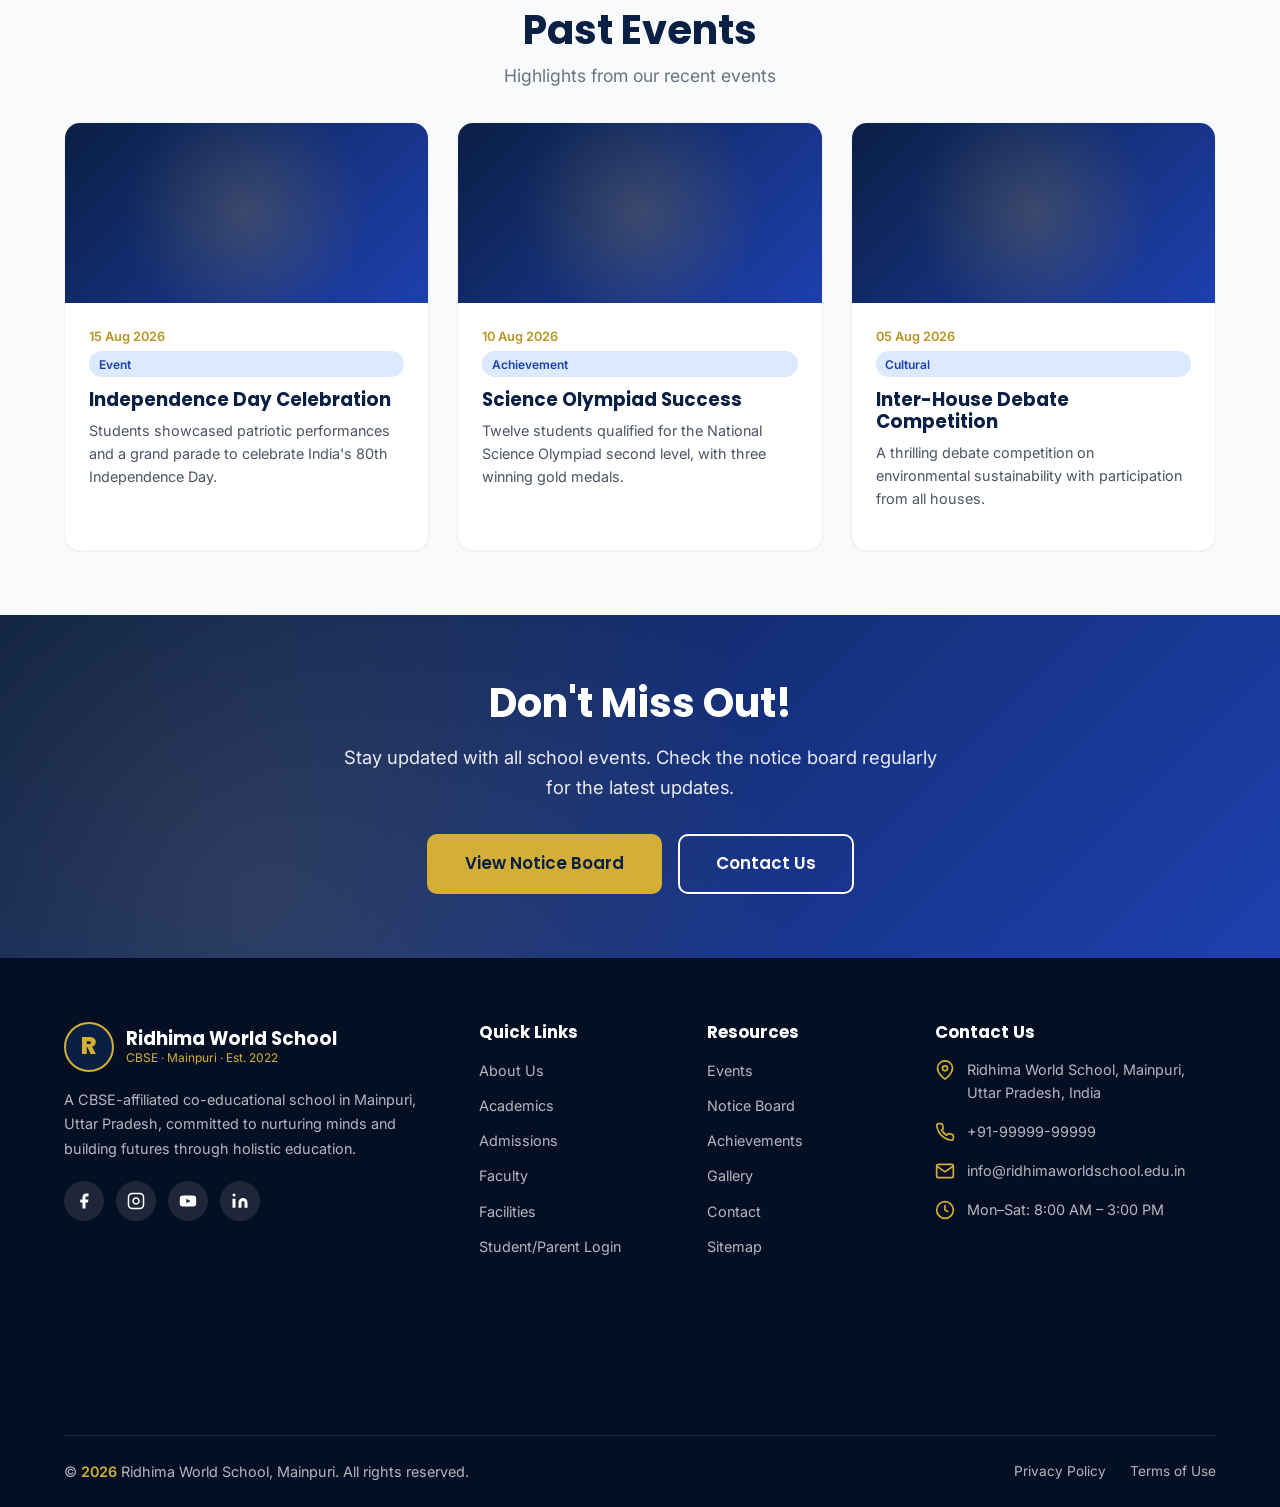
<file: events.html>
<!DOCTYPE html>
<html lang="en">
<head>
  <meta charset="UTF-8">
  <meta name="viewport" content="width=device-width, initial-scale=1.0">
  <title>Events | Ridhima World School, Mainpuri</title>
  <meta name="description" content="Upcoming and past events at Ridhima World School, Mainpuri.">
  <meta name="keywords" content="">
  <meta name="author" content="Ridhima World School">
  <meta name="robots" content="index, follow">
  <meta property="og:type" content="website">
  <meta property="og:site_name" content="Ridhima World School">
  <meta property="og:title" content="Events | Ridhima World School, Mainpuri">
  <meta property="og:description" content="Upcoming and past events at Ridhima World School, Mainpuri.">
  <meta property="og:locale" content="en_IN">
  <link rel="icon" type="image/svg+xml" href="assets/favicon.svg">
  <link rel="apple-touch-icon" href="assets/favicon.svg">
  <link rel="preconnect" href="https://fonts.googleapis.com">
  <link rel="preconnect" href="https://fonts.gstatic.com" crossorigin>
  <link href="https://fonts.googleapis.com/css2?family=Inter:wght@400;500;600;700&family=Poppins:wght@500;600;700;800&display=swap" rel="stylesheet">
  <link rel="stylesheet" href="css/style.css">
</head>
<body>
  <a href="#main-content" class="skip-link">Skip to main content</a>
  <div class="topbar">
    <div class="container">
      <div class="topbar-info">
        <a href="tel:+919999999999"><svg class="icon-sm" viewBox="0 0 24 24" fill="none" stroke="currentColor" stroke-width="2"><path d="M22 16.92v3a2 2 0 0 1-2.18 2 19.79 19.79 0 0 1-8.63-3.07 19.5 19.5 0 0 1-6-6 19.79 19.79 0 0 1-3.07-8.67A2 2 0 0 1 4.11 2h3a2 2 0 0 1 2 1.72 12.84 12.84 0 0 0 .7 2.81 2 2 0 0 1-.45 2.11L8.09 9.91a16 16 0 0 0 6 6l1.27-1.27a2 2 0 0 1 2.11-.45 12.84 12.84 0 0 0 2.81.7A2 2 0 0 1 22 16.92z"/></svg> +91-99999-99999</a>
        <a href="mailto:info@ridhimaworldschool.edu.in"><svg class="icon-sm" viewBox="0 0 24 24" fill="none" stroke="currentColor" stroke-width="2"><path d="M4 4h16c1.1 0 2 .9 2 2v12c0 1.1-.9 2-2 2H4c-1.1 0-2-.9-2-2V6c0-1.1.9-2 2-2z"/><polyline points="22,6 12,13 2,6"/></svg> info@ridhimaworldschool.edu.in</a>
        <span><svg class="icon-sm" viewBox="0 0 24 24" fill="none" stroke="currentColor" stroke-width="2"><path d="M21 10c0 7-9 13-9 13s-9-6-9-13a9 9 0 0 1 18 0z"/><circle cx="12" cy="10" r="3"/></svg> Mainpuri, Uttar Pradesh</span>
      </div>
      <div class="topbar-social">
        <a href="#" aria-label="Facebook"><svg class="icon-sm" viewBox="0 0 24 24" fill="currentColor"><path d="M18 2h-3a5 5 0 0 0-5 5v3H7v4h3v8h4v-8h3l1-4h-4V7a1 1 0 0 1 1-1h3z"/></svg></a>
        <a href="#" aria-label="Instagram"><svg class="icon-sm" viewBox="0 0 24 24" fill="none" stroke="currentColor" stroke-width="2"><rect x="2" y="2" width="20" height="20" rx="5"/><path d="M16 11.37A4 4 0 1 1 12.63 8 4 4 0 0 1 16 11.37z"/><line x1="17.5" y1="6.5" x2="17.51" y2="6.5"/></svg></a>
        <a href="#" aria-label="YouTube"><svg class="icon-sm" viewBox="0 0 24 24" fill="currentColor"><path d="M23 12s0-3.5-.45-5.18a2.5 2.5 0 0 0-1.77-1.77C19.1 4.6 12 4.6 12 4.6s-7.1 0-8.78.45a2.5 2.5 0 0 0-1.77 1.77C1 8.5 1 12 1 12s0 3.5.45 5.18a2.5 2.5 0 0 0 1.77 1.77C4.9 19.4 12 19.4 12 19.4s7.1 0 8.78-.45a2.5 2.5 0 0 0 1.77-1.77C23 15.5 23 12 23 12zM9.75 15.02V8.98L15.5 12z"/></svg></a>
      </div>
    </div>
  </div>
  <header class="site-header">
    <div class="container">
      <div class="header-inner">
        <a href="index.html" class="logo-area" aria-label="Ridhima World School Home">
          <div class="logo" aria-hidden="true">R</div>
          <div class="logo-text">
            <span class="school-name">Ridhima World School</span>
            <span class="school-tag">CBSE · Mainpuri · Est. 2022</span>
          </div>
        </a>
        <nav class="main-nav" id="primary-nav" aria-label="Primary navigation">
          <a href="index.html">Home</a>
          <a href="about.html">About</a>
          <a href="academics.html">Academics</a>
          <a href="admissions.html">Admissions</a>
          <a href="faculty.html">Faculty</a>
          <a href="facilities.html">Facilities</a>
          <div class="has-dropdown">
            <a href="gallery.html">Campus Life</a>
            <div class="dropdown">
              <a href="gallery.html">Gallery</a>
              <a href="events.html" class="active">Events</a>
              <a href="notices.html">Notice Board</a>
              <a href="achievements.html">Achievements</a>
            </div>
          </div>
          <a href="contact.html">Contact</a>
        </nav>
        <div class="header-actions">
          <a href="portal.html" class="btn-login">Login</a>
        </div>
        <button class="menu-toggle" aria-label="Toggle menu" aria-expanded="false" aria-controls="primary-nav">
          <span></span><span></span><span></span>
        </button>
      </div>
    </div>
  </header>
  <main id="main-content">
    <section class="page-header">
      <div class="container">
        <h1>Events</h1>
        <p>Stay updated with upcoming and past events at Ridhima World School.</p>
        <div class="breadcrumb"><a href="index.html">Home</a> <span>/</span> Events</div>
      </div>
    </section>
    <section class="section">
      <div class="container">
        <div class="section-title"><h2>Upcoming Events</h2><p>Mark your calendars for these exciting events</p></div>
        <div class="events-list">
          <div class="event-item fade-in"><div class="event-date"><div class="day">05</div><div class="month">Sep</div></div><div class="event-info"><h4>Teachers' Day Celebration</h4><p>Students honour their teachers with a special programme of cultural performances and gratitude.</p><div class="event-meta"><span><svg class="icon-sm" viewBox="0 0 24 24" fill="none" stroke="currentColor" stroke-width="2"><circle cx="12" cy="12" r="10"/><polyline points="12 6 12 12 16 14"/></svg> 9:00 AM</span><span><svg class="icon-sm" viewBox="0 0 24 24" fill="none" stroke="currentColor" stroke-width="2"><path d="M21 10c0 7-9 13-9 13s-9-6-9-13a9 9 0 0 1 18 0z"/><circle cx="12" cy="10" r="3"/></svg> School Auditorium</span></div></div></div>
          <div class="event-item fade-in"><div class="event-date"><div class="day">15</div><div class="month">Sep</div></div><div class="event-info"><h4>Annual Sports Day</h4><p>A day of athletic competitions, team spirit, and sportsmanship across all classes.</p><div class="event-meta"><span><svg class="icon-sm" viewBox="0 0 24 24" fill="none" stroke="currentColor" stroke-width="2"><circle cx="12" cy="12" r="10"/><polyline points="12 6 12 12 16 14"/></svg> 8:00 AM</span><span><svg class="icon-sm" viewBox="0 0 24 24" fill="none" stroke="currentColor" stroke-width="2"><path d="M21 10c0 7-9 13-9 13s-9-6-9-13a9 9 0 0 1 18 0z"/><circle cx="12" cy="10" r="3"/></svg> Sports Ground</span></div></div></div>
          <div class="event-item fade-in"><div class="event-date"><div class="day">02</div><div class="month">Oct</div></div><div class="event-info"><h4>Gandhi Jayanti & Inter-House Quiz</h4><p>Commemorating the Mahatma's birthday with an inter-house quiz competition on Indian history.</p><div class="event-meta"><span><svg class="icon-sm" viewBox="0 0 24 24" fill="none" stroke="currentColor" stroke-width="2"><circle cx="12" cy="12" r="10"/><polyline points="12 6 12 12 16 14"/></svg> 10:00 AM</span><span><svg class="icon-sm" viewBox="0 0 24 24" fill="none" stroke="currentColor" stroke-width="2"><path d="M21 10c0 7-9 13-9 13s-9-6-9-13a9 9 0 0 1 18 0z"/><circle cx="12" cy="10" r="3"/></svg> School Auditorium</span></div></div></div>
          <div class="event-item fade-in"><div class="event-date"><div class="day">20</div><div class="month">Oct</div></div><div class="event-info"><h4>Diwali Celebration & Exhibition</h4><p>Festive celebrations with student-made decorations, rangoli competition, and a craft exhibition.</p><div class="event-meta"><span><svg class="icon-sm" viewBox="0 0 24 24" fill="none" stroke="currentColor" stroke-width="2"><circle cx="12" cy="12" r="10"/><polyline points="12 6 12 12 16 14"/></svg> 11:00 AM</span><span><svg class="icon-sm" viewBox="0 0 24 24" fill="none" stroke="currentColor" stroke-width="2"><path d="M21 10c0 7-9 13-9 13s-9-6-9-13a9 9 0 0 1 18 0z"/><circle cx="12" cy="10" r="3"/></svg> School Campus</span></div></div></div>
          <div class="event-item fade-in"><div class="event-date"><div class="day">14</div><div class="month">Nov</div></div><div class="event-info"><h4>Children's Day Celebration</h4><p>A fun-filled day with games, performances, and special activities organised for and by the students.</p><div class="event-meta"><span><svg class="icon-sm" viewBox="0 0 24 24" fill="none" stroke="currentColor" stroke-width="2"><circle cx="12" cy="12" r="10"/><polyline points="12 6 12 12 16 14"/></svg> 9:00 AM</span><span><svg class="icon-sm" viewBox="0 0 24 24" fill="none" stroke="currentColor" stroke-width="2"><path d="M21 10c0 7-9 13-9 13s-9-6-9-13a9 9 0 0 1 18 0z"/><circle cx="12" cy="10" r="3"/></svg> School Campus</span></div></div></div>
          <div class="event-item fade-in"><div class="event-date"><div class="day">25</div><div class="month">Dec</div></div><div class="event-info"><h4>Annual Day & Prize Distribution</h4><p>The grandest event of the year featuring cultural performances, annual report, and prize distribution.</p><div class="event-meta"><span><svg class="icon-sm" viewBox="0 0 24 24" fill="none" stroke="currentColor" stroke-width="2"><circle cx="12" cy="12" r="10"/><polyline points="12 6 12 12 16 14"/></svg> 5:00 PM</span><span><svg class="icon-sm" viewBox="0 0 24 24" fill="none" stroke="currentColor" stroke-width="2"><path d="M21 10c0 7-9 13-9 13s-9-6-9-13a9 9 0 0 1 18 0z"/><circle cx="12" cy="10" r="3"/></svg> Main Auditorium</span></div></div></div>
        </div>
      </div>
    </section>
    <section class="section bg-light">
      <div class="container">
        <div class="section-title"><h2>Past Events</h2><p>Highlights from our recent events</p></div>
        <div class="news-grid">
          <article class="news-card fade-in"><div class="news-img"></div><div class="news-body"><span class="news-date">15 Aug 2026</span><span class="news-category">Event</span><h4>Independence Day Celebration</h4><p>Students showcased patriotic performances and a grand parade to celebrate India's 80th Independence Day.</p></div></article>
          <article class="news-card fade-in"><div class="news-img"></div><div class="news-body"><span class="news-date">10 Aug 2026</span><span class="news-category">Achievement</span><h4>Science Olympiad Success</h4><p>Twelve students qualified for the National Science Olympiad second level, with three winning gold medals.</p></div></article>
          <article class="news-card fade-in"><div class="news-img"></div><div class="news-body"><span class="news-date">05 Aug 2026</span><span class="news-category">Cultural</span><h4>Inter-House Debate Competition</h4><p>A thrilling debate competition on environmental sustainability with participation from all houses.</p></div></article>
        </div>
      </div>
    </section>
    <section class="section cta-section">
      <div class="container">
        <div class="fade-in">
          <h2>Don't Miss Out!</h2>
          <p>Stay updated with all school events. Check the notice board regularly for the latest updates.</p>
          <div class="cta-buttons"><a href="notices.html" class="btn btn-gold btn-lg">View Notice Board</a><a href="contact.html" class="btn btn-outline-white btn-lg">Contact Us</a></div>
        </div>
      </div>
    </section>
  </main>
  <footer class="site-footer">
    <div class="container">
      <div class="footer-grid">
        <div class="footer-brand">
          <div class="logo-area"><div class="logo" aria-hidden="true">R</div><div class="logo-text"><span class="school-name">Ridhima World School</span><span class="school-tag">CBSE · Mainpuri · Est. 2022</span></div></div>
          <p>A CBSE-affiliated co-educational school in Mainpuri, Uttar Pradesh, committed to nurturing minds and building futures through holistic education.</p>
          <div class="footer-social">
            <a href="#" aria-label="Facebook"><svg class="icon-sm" viewBox="0 0 24 24" fill="currentColor"><path d="M18 2h-3a5 5 0 0 0-5 5v3H7v4h3v8h4v-8h3l1-4h-4V7a1 1 0 0 1 1-1h3z"/></svg></a>
            <a href="#" aria-label="Instagram"><svg class="icon-sm" viewBox="0 0 24 24" fill="none" stroke="currentColor" stroke-width="2"><rect x="2" y="2" width="20" height="20" rx="5"/><path d="M16 11.37A4 4 0 1 1 12.63 8 4 4 0 0 1 16 11.37z"/><line x1="17.5" y1="6.5" x2="17.51" y2="6.5"/></svg></a>
            <a href="#" aria-label="YouTube"><svg class="icon-sm" viewBox="0 0 24 24" fill="currentColor"><path d="M23 12s0-3.5-.45-5.18a2.5 2.5 0 0 0-1.77-1.77C19.1 4.6 12 4.6 12 4.6s-7.1 0-8.78.45a2.5 2.5 0 0 0-1.77 1.77C1 8.5 1 12 1 12s0 3.5.45 5.18a2.5 2.5 0 0 0 1.77 1.77C4.9 19.4 12 19.4 12 19.4s7.1 0 8.78-.45a2.5 2.5 0 0 0 1.77-1.77C23 15.5 23 12 23 12zM9.75 15.02V8.98L15.5 12z"/></svg></a>
            <a href="#" aria-label="LinkedIn"><svg class="icon-sm" viewBox="0 0 24 24" fill="currentColor"><path d="M16 8a6 6 0 0 1 6 6v7h-4v-7a2 2 0 0 0-4 0v7h-4v-7a6 6 0 0 1 6-6zM2 9h4v12H2zM4 2a2 2 0 1 1 0 4 2 2 0 0 1 0-4z"/></svg></a>
          </div>
        </div>
        <div class="footer-col"><h5>Quick Links</h5><ul><li><a href="about.html">About Us</a></li><li><a href="academics.html">Academics</a></li><li><a href="admissions.html">Admissions</a></li><li><a href="faculty.html">Faculty</a></li><li><a href="facilities.html">Facilities</a></li><li><a href="portal.html">Student/Parent Login</a></li></ul></div>
        <div class="footer-col"><h5>Resources</h5><ul><li><a href="events.html">Events</a></li><li><a href="notices.html">Notice Board</a></li><li><a href="achievements.html">Achievements</a></li><li><a href="gallery.html">Gallery</a></li><li><a href="contact.html">Contact</a></li><li><a href="sitemap.xml">Sitemap</a></li></ul></div>
        <div class="footer-col">
          <h5>Contact Us</h5>
          <div class="footer-contact-item"><svg class="icon-sm" viewBox="0 0 24 24" fill="none" stroke="currentColor" stroke-width="2"><path d="M21 10c0 7-9 13-9 13s-9-6-9-13a9 9 0 0 1 18 0z"/><circle cx="12" cy="10" r="3"/></svg><span>Ridhima World School, Mainpuri, Uttar Pradesh, India</span></div>
          <div class="footer-contact-item"><svg class="icon-sm" viewBox="0 0 24 24" fill="none" stroke="currentColor" stroke-width="2"><path d="M22 16.92v3a2 2 0 0 1-2.18 2 19.79 19.79 0 0 1-8.63-3.07 19.5 19.5 0 0 1-6-6 19.79 19.79 0 0 1-3.07-8.67A2 2 0 0 1 4.11 2h3a2 2 0 0 1 2 1.72 12.84 12.84 0 0 0 .7 2.81 2 2 0 0 1-.45 2.11L8.09 9.91a16 16 0 0 0 6 6l1.27-1.27a2 2 0 0 1 2.11-.45 12.84 12.84 0 0 0 2.81.7A2 2 0 0 1 22 16.92z"/></svg><span>+91-99999-99999</span></div>
          <div class="footer-contact-item"><svg class="icon-sm" viewBox="0 0 24 24" fill="none" stroke="currentColor" stroke-width="2"><path d="M4 4h16c1.1 0 2 .9 2 2v12c0 1.1-.9 2-2 2H4c-1.1 0-2-.9-2-2V6c0-1.1.9-2 2-2z"/><polyline points="22,6 12,13 2,6"/></svg><span>info@ridhimaworldschool.edu.in</span></div>
          <div class="footer-contact-item"><svg class="icon-sm" viewBox="0 0 24 24" fill="none" stroke="currentColor" stroke-width="2"><circle cx="12" cy="12" r="10"/><polyline points="12 6 12 12 16 14"/></svg><span>Mon–Sat: 8:00 AM – 3:00 PM</span></div>
          <div class="footer-map"><iframe src="https://www.google.com/maps/embed?pb=!1m18!1m12!1m3!1d3540.9!2d79.0266!3d27.2316!2m3!1f0!2f0!3f0!3m2!1i1024!2i768!4f13.1!3m3!1m2!1s0x397489e1a1c1c1c1%3A0x0!2sMainpuri%2C%20Uttar%20Pradesh!5e0!3m2!1sen!2sin!4v1700000000000" loading="lazy" title="School location on Google Maps"></iframe></div>
        </div>
      </div>
      <div class="footer-bottom">
        <p>&copy; <span class="current-year">2026</span> Ridhima World School, Mainpuri. All rights reserved.</p>
        <div class="footer-bottom-links"><a href="#">Privacy Policy</a><a href="#">Terms of Use</a></div>
      </div>
    </div>
  </footer>
  <button class="scroll-top" aria-label="Scroll to top"><svg class="icon-svg" viewBox="0 0 24 24"><polyline points="18 15 12 9 6 15"/></svg></button>
  <div class="lightbox" role="dialog" aria-label="Image viewer" aria-modal="true">
    <button class="lightbox-close" aria-label="Close">&times;</button>
    <button class="lightbox-nav lightbox-prev" aria-label="Previous image">&#8249;</button>
    <div class="lightbox-content"><div class="lightbox-placeholder"><svg width="48" height="48" viewBox="0 0 24 24" fill="currentColor"><path d="M3 3h18v18H3z" opacity="0.3"/></svg></div></div>
    <button class="lightbox-nav lightbox-next" aria-label="Next image">&#8250;</button>
  </div>
  <script src="js/script.js"></script>
</body>
</html>
</file>
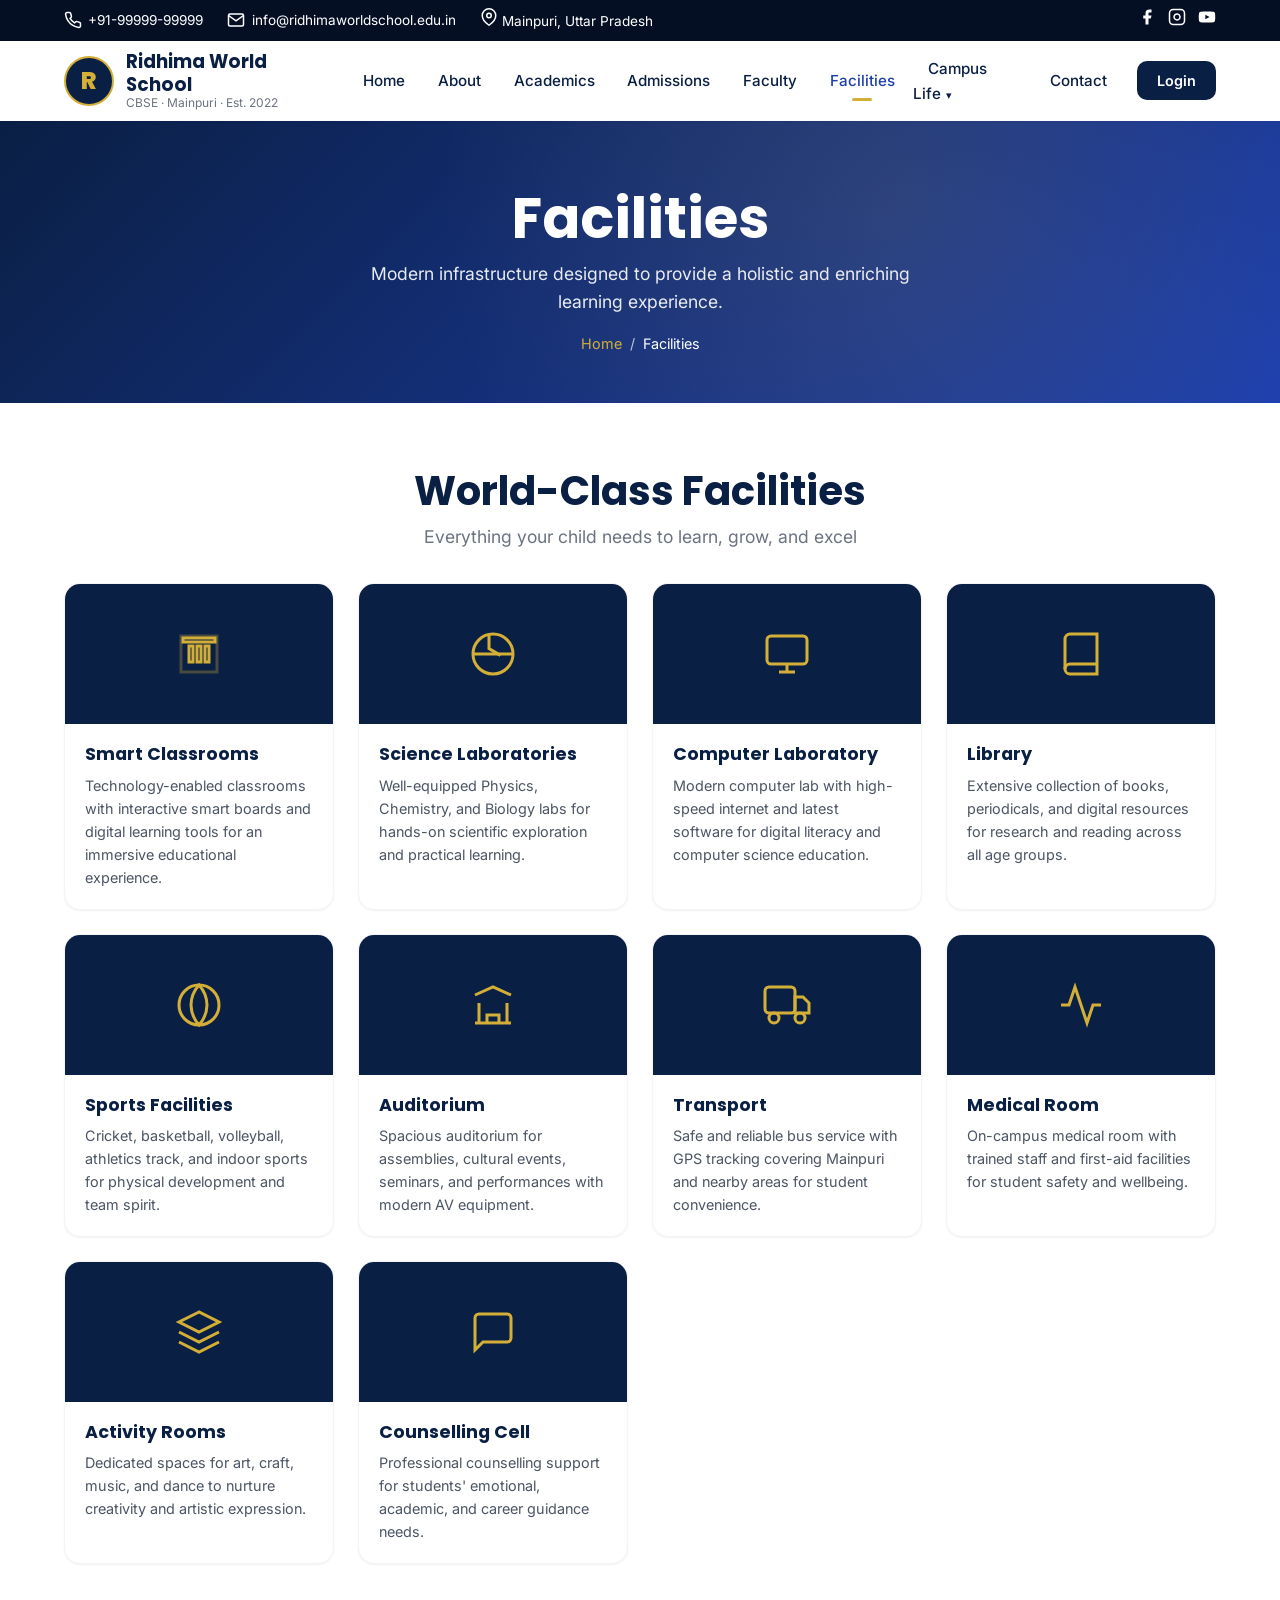
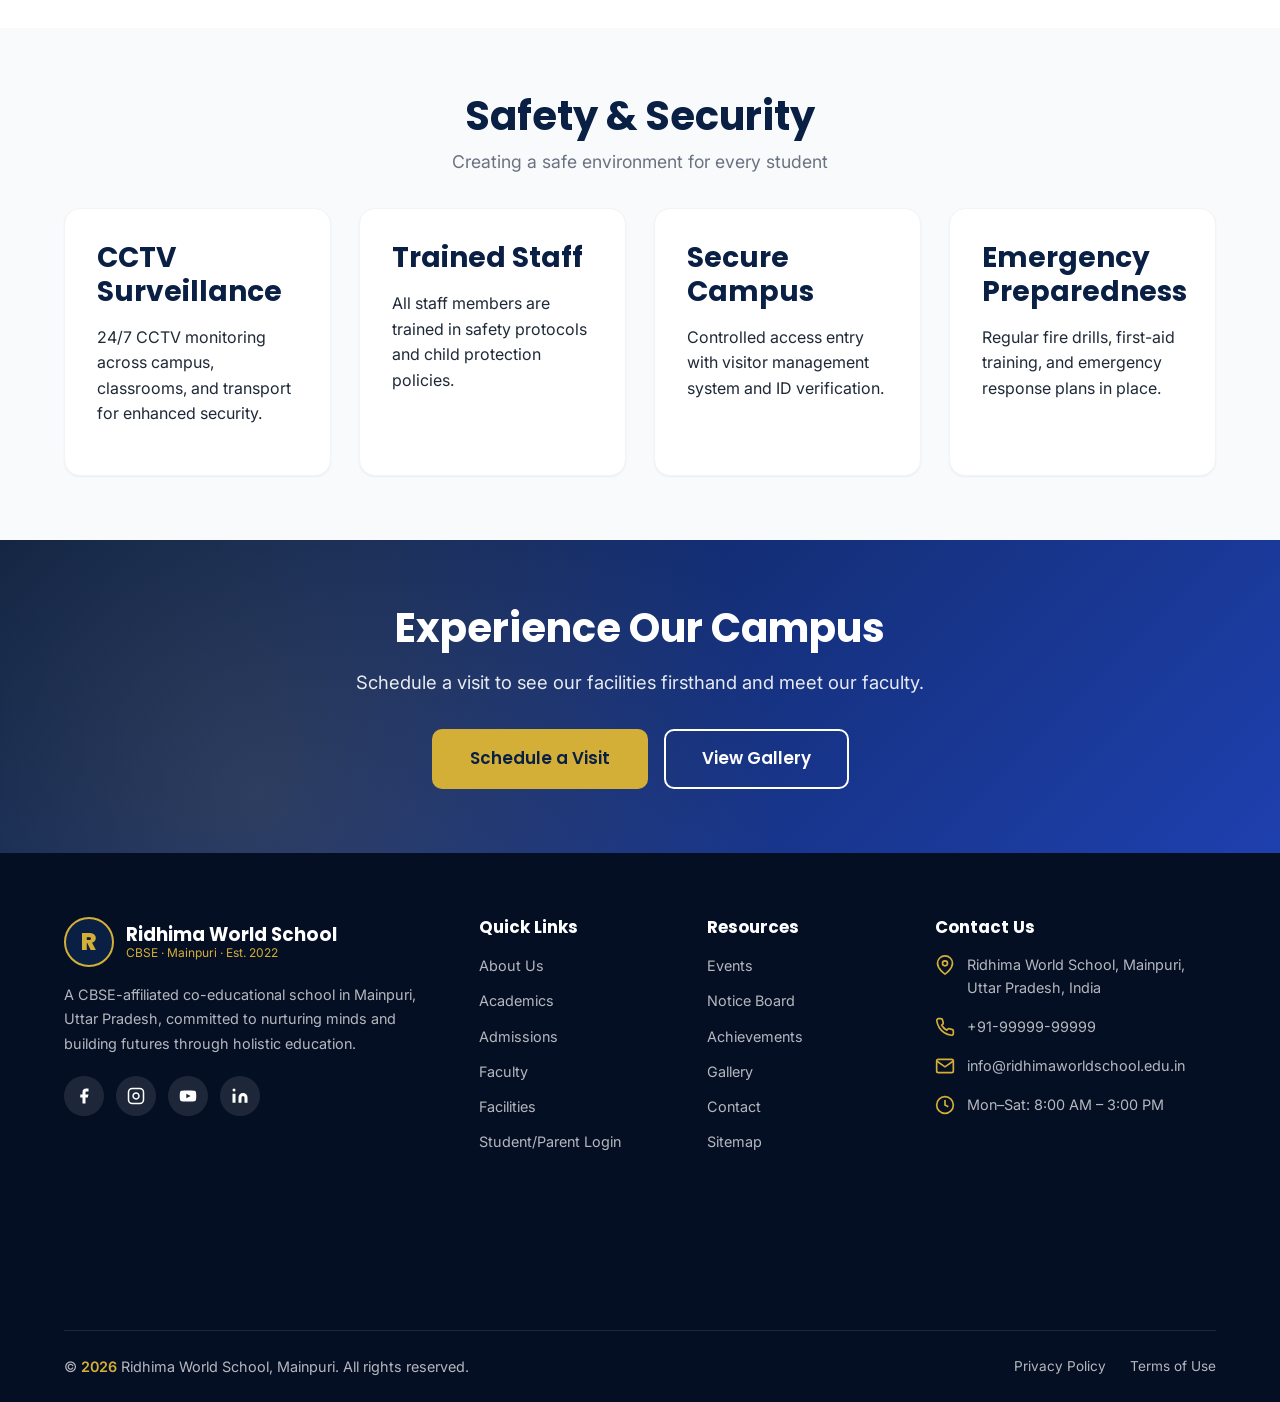
<file: facilities.html>
<!DOCTYPE html>
<html lang="en">
<head>
  <meta charset="UTF-8">
  <meta name="viewport" content="width=device-width, initial-scale=1.0">
  <title>Facilities | Ridhima World School, Mainpuri</title>
  <meta name="description" content="Modern infrastructure and facilities at Ridhima World School, Mainpuri.">
  <meta name="keywords" content="">
  <meta name="author" content="Ridhima World School">
  <meta name="robots" content="index, follow">
  <meta property="og:type" content="website">
  <meta property="og:site_name" content="Ridhima World School">
  <meta property="og:title" content="Facilities | Ridhima World School, Mainpuri">
  <meta property="og:description" content="Modern infrastructure and facilities at Ridhima World School, Mainpuri.">
  <meta property="og:locale" content="en_IN">
  <link rel="icon" type="image/svg+xml" href="assets/favicon.svg">
  <link rel="apple-touch-icon" href="assets/favicon.svg">
  <link rel="preconnect" href="https://fonts.googleapis.com">
  <link rel="preconnect" href="https://fonts.gstatic.com" crossorigin>
  <link href="https://fonts.googleapis.com/css2?family=Inter:wght@400;500;600;700&family=Poppins:wght@500;600;700;800&display=swap" rel="stylesheet">
  <link rel="stylesheet" href="css/style.css">
</head>
<body>
  <a href="#main-content" class="skip-link">Skip to main content</a>
  <div class="topbar">
    <div class="container">
      <div class="topbar-info">
        <a href="tel:+919999999999"><svg class="icon-sm" viewBox="0 0 24 24" fill="none" stroke="currentColor" stroke-width="2"><path d="M22 16.92v3a2 2 0 0 1-2.18 2 19.79 19.79 0 0 1-8.63-3.07 19.5 19.5 0 0 1-6-6 19.79 19.79 0 0 1-3.07-8.67A2 2 0 0 1 4.11 2h3a2 2 0 0 1 2 1.72 12.84 12.84 0 0 0 .7 2.81 2 2 0 0 1-.45 2.11L8.09 9.91a16 16 0 0 0 6 6l1.27-1.27a2 2 0 0 1 2.11-.45 12.84 12.84 0 0 0 2.81.7A2 2 0 0 1 22 16.92z"/></svg> +91-99999-99999</a>
        <a href="mailto:info@ridhimaworldschool.edu.in"><svg class="icon-sm" viewBox="0 0 24 24" fill="none" stroke="currentColor" stroke-width="2"><path d="M4 4h16c1.1 0 2 .9 2 2v12c0 1.1-.9 2-2 2H4c-1.1 0-2-.9-2-2V6c0-1.1.9-2 2-2z"/><polyline points="22,6 12,13 2,6"/></svg> info@ridhimaworldschool.edu.in</a>
        <span><svg class="icon-sm" viewBox="0 0 24 24" fill="none" stroke="currentColor" stroke-width="2"><path d="M21 10c0 7-9 13-9 13s-9-6-9-13a9 9 0 0 1 18 0z"/><circle cx="12" cy="10" r="3"/></svg> Mainpuri, Uttar Pradesh</span>
      </div>
      <div class="topbar-social">
        <a href="#" aria-label="Facebook"><svg class="icon-sm" viewBox="0 0 24 24" fill="currentColor"><path d="M18 2h-3a5 5 0 0 0-5 5v3H7v4h3v8h4v-8h3l1-4h-4V7a1 1 0 0 1 1-1h3z"/></svg></a>
        <a href="#" aria-label="Instagram"><svg class="icon-sm" viewBox="0 0 24 24" fill="none" stroke="currentColor" stroke-width="2"><rect x="2" y="2" width="20" height="20" rx="5"/><path d="M16 11.37A4 4 0 1 1 12.63 8 4 4 0 0 1 16 11.37z"/><line x1="17.5" y1="6.5" x2="17.51" y2="6.5"/></svg></a>
        <a href="#" aria-label="YouTube"><svg class="icon-sm" viewBox="0 0 24 24" fill="currentColor"><path d="M23 12s0-3.5-.45-5.18a2.5 2.5 0 0 0-1.77-1.77C19.1 4.6 12 4.6 12 4.6s-7.1 0-8.78.45a2.5 2.5 0 0 0-1.77 1.77C1 8.5 1 12 1 12s0 3.5.45 5.18a2.5 2.5 0 0 0 1.77 1.77C4.9 19.4 12 19.4 12 19.4s7.1 0 8.78-.45a2.5 2.5 0 0 0 1.77-1.77C23 15.5 23 12 23 12zM9.75 15.02V8.98L15.5 12z"/></svg></a>
      </div>
    </div>
  </div>
  <header class="site-header">
    <div class="container">
      <div class="header-inner">
        <a href="index.html" class="logo-area" aria-label="Ridhima World School Home">
          <div class="logo" aria-hidden="true">R</div>
          <div class="logo-text">
            <span class="school-name">Ridhima World School</span>
            <span class="school-tag">CBSE · Mainpuri · Est. 2022</span>
          </div>
        </a>
        <nav class="main-nav" id="primary-nav" aria-label="Primary navigation">
          <a href="index.html">Home</a>
          <a href="about.html">About</a>
          <a href="academics.html">Academics</a>
          <a href="admissions.html">Admissions</a>
          <a href="faculty.html">Faculty</a>
          <a href="facilities.html" class="active">Facilities</a>
          <div class="has-dropdown">
            <a href="gallery.html">Campus Life</a>
            <div class="dropdown">
              <a href="gallery.html">Gallery</a>
              <a href="events.html">Events</a>
              <a href="notices.html">Notice Board</a>
              <a href="achievements.html">Achievements</a>
            </div>
          </div>
          <a href="contact.html">Contact</a>
        </nav>
        <div class="header-actions">
          <a href="portal.html" class="btn-login">Login</a>
        </div>
        <button class="menu-toggle" aria-label="Toggle menu" aria-expanded="false" aria-controls="primary-nav">
          <span></span><span></span><span></span>
        </button>
      </div>
    </div>
  </header>
  <main id="main-content">
    <section class="page-header">
      <div class="container">
        <h1>Facilities</h1>
        <p>Modern infrastructure designed to provide a holistic and enriching learning experience.</p>
        <div class="breadcrumb"><a href="index.html">Home</a> <span>/</span> Facilities</div>
      </div>
    </section>
    <section class="section">
      <div class="container">
        <div class="section-title"><h2>World-Class Facilities</h2><p>Everything your child needs to learn, grow, and excel</p></div>
        <div class="facilities-grid">
          <div class="facility-card fade-in"><div class="facility-img"><svg viewBox="0 0 24 24" fill="none" stroke="currentColor" stroke-width="1.5"><path d="M3 3h18v18H3z" opacity="0.3"/><path d="M4 4h16v2H4z M7 8h2v8H7z M11 8h2v8h-2z M15 8h2v8h-2z"/></svg></div><div class="facility-body"><h4>Smart Classrooms</h4><p>Technology-enabled classrooms with interactive smart boards and digital learning tools for an immersive educational experience.</p></div></div>
          <div class="facility-card fade-in"><div class="facility-img"><svg viewBox="0 0 24 24" fill="none" stroke="currentColor" stroke-width="1.5"><path d="M10 2v7.31l5.74 3.38"/><circle cx="12" cy="12" r="10"/><path d="M2 12h20"/></svg></div><div class="facility-body"><h4>Science Laboratories</h4><p>Well-equipped Physics, Chemistry, and Biology labs for hands-on scientific exploration and practical learning.</p></div></div>
          <div class="facility-card fade-in"><div class="facility-img"><svg viewBox="0 0 24 24" fill="none" stroke="currentColor" stroke-width="1.5"><rect x="2" y="3" width="20" height="14" rx="2"/><line x1="8" y1="21" x2="16" y2="21"/><line x1="12" y1="17" x2="12" y2="21"/></svg></div><div class="facility-body"><h4>Computer Laboratory</h4><p>Modern computer lab with high-speed internet and latest software for digital literacy and computer science education.</p></div></div>
          <div class="facility-card fade-in"><div class="facility-img"><svg viewBox="0 0 24 24" fill="none" stroke="currentColor" stroke-width="1.5"><path d="M4 19.5A2.5 2.5 0 0 1 6.5 17H20"/><path d="M6.5 2H20v20H6.5A2.5 2.5 0 0 1 4 19.5v-15A2.5 2.5 0 0 1 6.5 2z"/></svg></div><div class="facility-body"><h4>Library</h4><p>Extensive collection of books, periodicals, and digital resources for research and reading across all age groups.</p></div></div>
          <div class="facility-card fade-in"><div class="facility-img"><svg viewBox="0 0 24 24" fill="none" stroke="currentColor" stroke-width="1.5"><circle cx="12" cy="12" r="10"/><path d="M12 2a15.3 15.3 0 0 1 4 10 15.3 15.3 0 0 1-4 10 15.3 15.3 0 0 1-4-10 15.3 15.3 0 0 1 4-10z"/></svg></div><div class="facility-body"><h4>Sports Facilities</h4><p>Cricket, basketball, volleyball, athletics track, and indoor sports for physical development and team spirit.</p></div></div>
          <div class="facility-card fade-in"><div class="facility-img"><svg viewBox="0 0 24 24" fill="none" stroke="currentColor" stroke-width="1.5"><path d="M3 21h18M3 7l9-4 9 4M5 21V11M19 21V11M9 21v-4h6v4"/></svg></div><div class="facility-body"><h4>Auditorium</h4><p>Spacious auditorium for assemblies, cultural events, seminars, and performances with modern AV equipment.</p></div></div>
          <div class="facility-card fade-in"><div class="facility-img"><svg viewBox="0 0 24 24" fill="none" stroke="currentColor" stroke-width="1.5"><rect x="1" y="3" width="15" height="13" rx="2"/><path d="M16 8h4l3 3v5h-7V8z"/><circle cx="5.5" cy="18.5" r="2.5"/><circle cx="18.5" cy="18.5" r="2.5"/></svg></div><div class="facility-body"><h4>Transport</h4><p>Safe and reliable bus service with GPS tracking covering Mainpuri and nearby areas for student convenience.</p></div></div>
          <div class="facility-card fade-in"><div class="facility-img"><svg viewBox="0 0 24 24" fill="none" stroke="currentColor" stroke-width="1.5"><path d="M22 12h-4l-3 9L9 3l-3 9H2"/></svg></div><div class="facility-body"><h4>Medical Room</h4><p>On-campus medical room with trained staff and first-aid facilities for student safety and wellbeing.</p></div></div>
          <div class="facility-card fade-in"><div class="facility-img"><svg viewBox="0 0 24 24" fill="none" stroke="currentColor" stroke-width="1.5"><path d="M12 2L2 7l10 5 10-5-10-5z"/><path d="M2 17l10 5 10-5M2 12l10 5 10-5"/></svg></div><div class="facility-body"><h4>Activity Rooms</h4><p>Dedicated spaces for art, craft, music, and dance to nurture creativity and artistic expression.</p></div></div>
          <div class="facility-card fade-in"><div class="facility-img"><svg viewBox="0 0 24 24" fill="none" stroke="currentColor" stroke-width="1.5"><path d="M21 15a2 2 0 0 1-2 2H7l-4 4V5a2 2 0 0 1 2-2h14a2 2 0 0 1 2 2z"/></svg></div><div class="facility-body"><h4>Counselling Cell</h4><p>Professional counselling support for students' emotional, academic, and career guidance needs.</p></div></div>
        </div>
      </div>
    </section>
    <section class="section bg-light">
      <div class="container">
        <div class="section-title"><h2>Safety & Security</h2><p>Creating a safe environment for every student</p></div>
        <div class="programs-grid">
          <div class="info-card fade-in"><h3>CCTV Surveillance</h3><p>24/7 CCTV monitoring across campus, classrooms, and transport for enhanced security.</p></div>
          <div class="info-card fade-in"><h3>Trained Staff</h3><p>All staff members are trained in safety protocols and child protection policies.</p></div>
          <div class="info-card fade-in"><h3>Secure Campus</h3><p>Controlled access entry with visitor management system and ID verification.</p></div>
          <div class="info-card fade-in"><h3>Emergency Preparedness</h3><p>Regular fire drills, first-aid training, and emergency response plans in place.</p></div>
        </div>
      </div>
    </section>
    <section class="section cta-section">
      <div class="container">
        <div class="fade-in">
          <h2>Experience Our Campus</h2>
          <p>Schedule a visit to see our facilities firsthand and meet our faculty.</p>
          <div class="cta-buttons"><a href="contact.html" class="btn btn-gold btn-lg">Schedule a Visit</a><a href="gallery.html" class="btn btn-outline-white btn-lg">View Gallery</a></div>
        </div>
      </div>
    </section>
  </main>
  <footer class="site-footer">
    <div class="container">
      <div class="footer-grid">
        <div class="footer-brand">
          <div class="logo-area"><div class="logo" aria-hidden="true">R</div><div class="logo-text"><span class="school-name">Ridhima World School</span><span class="school-tag">CBSE · Mainpuri · Est. 2022</span></div></div>
          <p>A CBSE-affiliated co-educational school in Mainpuri, Uttar Pradesh, committed to nurturing minds and building futures through holistic education.</p>
          <div class="footer-social">
            <a href="#" aria-label="Facebook"><svg class="icon-sm" viewBox="0 0 24 24" fill="currentColor"><path d="M18 2h-3a5 5 0 0 0-5 5v3H7v4h3v8h4v-8h3l1-4h-4V7a1 1 0 0 1 1-1h3z"/></svg></a>
            <a href="#" aria-label="Instagram"><svg class="icon-sm" viewBox="0 0 24 24" fill="none" stroke="currentColor" stroke-width="2"><rect x="2" y="2" width="20" height="20" rx="5"/><path d="M16 11.37A4 4 0 1 1 12.63 8 4 4 0 0 1 16 11.37z"/><line x1="17.5" y1="6.5" x2="17.51" y2="6.5"/></svg></a>
            <a href="#" aria-label="YouTube"><svg class="icon-sm" viewBox="0 0 24 24" fill="currentColor"><path d="M23 12s0-3.5-.45-5.18a2.5 2.5 0 0 0-1.77-1.77C19.1 4.6 12 4.6 12 4.6s-7.1 0-8.78.45a2.5 2.5 0 0 0-1.77 1.77C1 8.5 1 12 1 12s0 3.5.45 5.18a2.5 2.5 0 0 0 1.77 1.77C4.9 19.4 12 19.4 12 19.4s7.1 0 8.78-.45a2.5 2.5 0 0 0 1.77-1.77C23 15.5 23 12 23 12zM9.75 15.02V8.98L15.5 12z"/></svg></a>
            <a href="#" aria-label="LinkedIn"><svg class="icon-sm" viewBox="0 0 24 24" fill="currentColor"><path d="M16 8a6 6 0 0 1 6 6v7h-4v-7a2 2 0 0 0-4 0v7h-4v-7a6 6 0 0 1 6-6zM2 9h4v12H2zM4 2a2 2 0 1 1 0 4 2 2 0 0 1 0-4z"/></svg></a>
          </div>
        </div>
        <div class="footer-col"><h5>Quick Links</h5><ul><li><a href="about.html">About Us</a></li><li><a href="academics.html">Academics</a></li><li><a href="admissions.html">Admissions</a></li><li><a href="faculty.html">Faculty</a></li><li><a href="facilities.html">Facilities</a></li><li><a href="portal.html">Student/Parent Login</a></li></ul></div>
        <div class="footer-col"><h5>Resources</h5><ul><li><a href="events.html">Events</a></li><li><a href="notices.html">Notice Board</a></li><li><a href="achievements.html">Achievements</a></li><li><a href="gallery.html">Gallery</a></li><li><a href="contact.html">Contact</a></li><li><a href="sitemap.xml">Sitemap</a></li></ul></div>
        <div class="footer-col">
          <h5>Contact Us</h5>
          <div class="footer-contact-item"><svg class="icon-sm" viewBox="0 0 24 24" fill="none" stroke="currentColor" stroke-width="2"><path d="M21 10c0 7-9 13-9 13s-9-6-9-13a9 9 0 0 1 18 0z"/><circle cx="12" cy="10" r="3"/></svg><span>Ridhima World School, Mainpuri, Uttar Pradesh, India</span></div>
          <div class="footer-contact-item"><svg class="icon-sm" viewBox="0 0 24 24" fill="none" stroke="currentColor" stroke-width="2"><path d="M22 16.92v3a2 2 0 0 1-2.18 2 19.79 19.79 0 0 1-8.63-3.07 19.5 19.5 0 0 1-6-6 19.79 19.79 0 0 1-3.07-8.67A2 2 0 0 1 4.11 2h3a2 2 0 0 1 2 1.72 12.84 12.84 0 0 0 .7 2.81 2 2 0 0 1-.45 2.11L8.09 9.91a16 16 0 0 0 6 6l1.27-1.27a2 2 0 0 1 2.11-.45 12.84 12.84 0 0 0 2.81.7A2 2 0 0 1 22 16.92z"/></svg><span>+91-99999-99999</span></div>
          <div class="footer-contact-item"><svg class="icon-sm" viewBox="0 0 24 24" fill="none" stroke="currentColor" stroke-width="2"><path d="M4 4h16c1.1 0 2 .9 2 2v12c0 1.1-.9 2-2 2H4c-1.1 0-2-.9-2-2V6c0-1.1.9-2 2-2z"/><polyline points="22,6 12,13 2,6"/></svg><span>info@ridhimaworldschool.edu.in</span></div>
          <div class="footer-contact-item"><svg class="icon-sm" viewBox="0 0 24 24" fill="none" stroke="currentColor" stroke-width="2"><circle cx="12" cy="12" r="10"/><polyline points="12 6 12 12 16 14"/></svg><span>Mon–Sat: 8:00 AM – 3:00 PM</span></div>
          <div class="footer-map"><iframe src="https://www.google.com/maps/embed?pb=!1m18!1m12!1m3!1d3540.9!2d79.0266!3d27.2316!2m3!1f0!2f0!3f0!3m2!1i1024!2i768!4f13.1!3m3!1m2!1s0x397489e1a1c1c1c1%3A0x0!2sMainpuri%2C%20Uttar%20Pradesh!5e0!3m2!1sen!2sin!4v1700000000000" loading="lazy" title="School location on Google Maps"></iframe></div>
        </div>
      </div>
      <div class="footer-bottom">
        <p>&copy; <span class="current-year">2026</span> Ridhima World School, Mainpuri. All rights reserved.</p>
        <div class="footer-bottom-links"><a href="#">Privacy Policy</a><a href="#">Terms of Use</a></div>
      </div>
    </div>
  </footer>
  <button class="scroll-top" aria-label="Scroll to top"><svg class="icon-svg" viewBox="0 0 24 24"><polyline points="18 15 12 9 6 15"/></svg></button>
  <div class="lightbox" role="dialog" aria-label="Image viewer" aria-modal="true">
    <button class="lightbox-close" aria-label="Close">&times;</button>
    <button class="lightbox-nav lightbox-prev" aria-label="Previous image">&#8249;</button>
    <div class="lightbox-content"><div class="lightbox-placeholder"><svg width="48" height="48" viewBox="0 0 24 24" fill="currentColor"><path d="M3 3h18v18H3z" opacity="0.3"/></svg></div></div>
    <button class="lightbox-nav lightbox-next" aria-label="Next image">&#8250;</button>
  </div>
  <script src="js/script.js"></script>
</body>
</html>
</file>
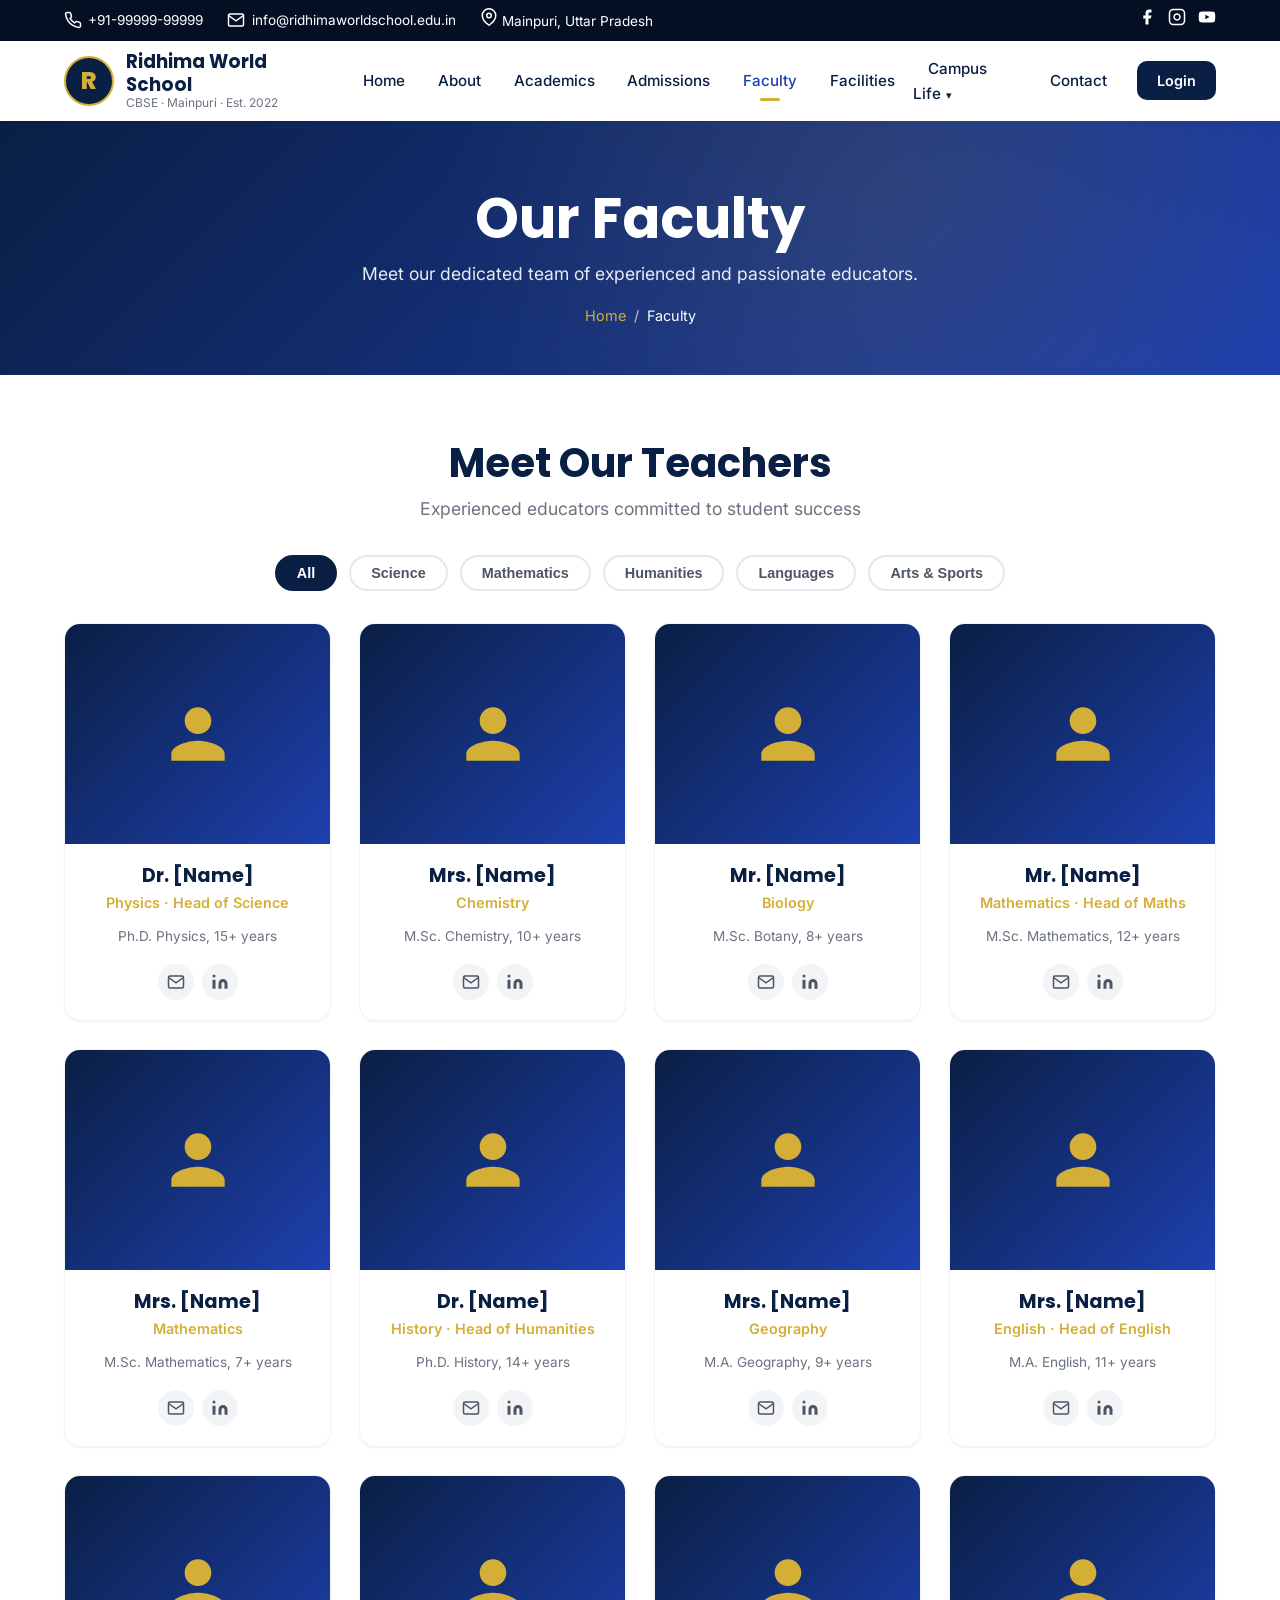
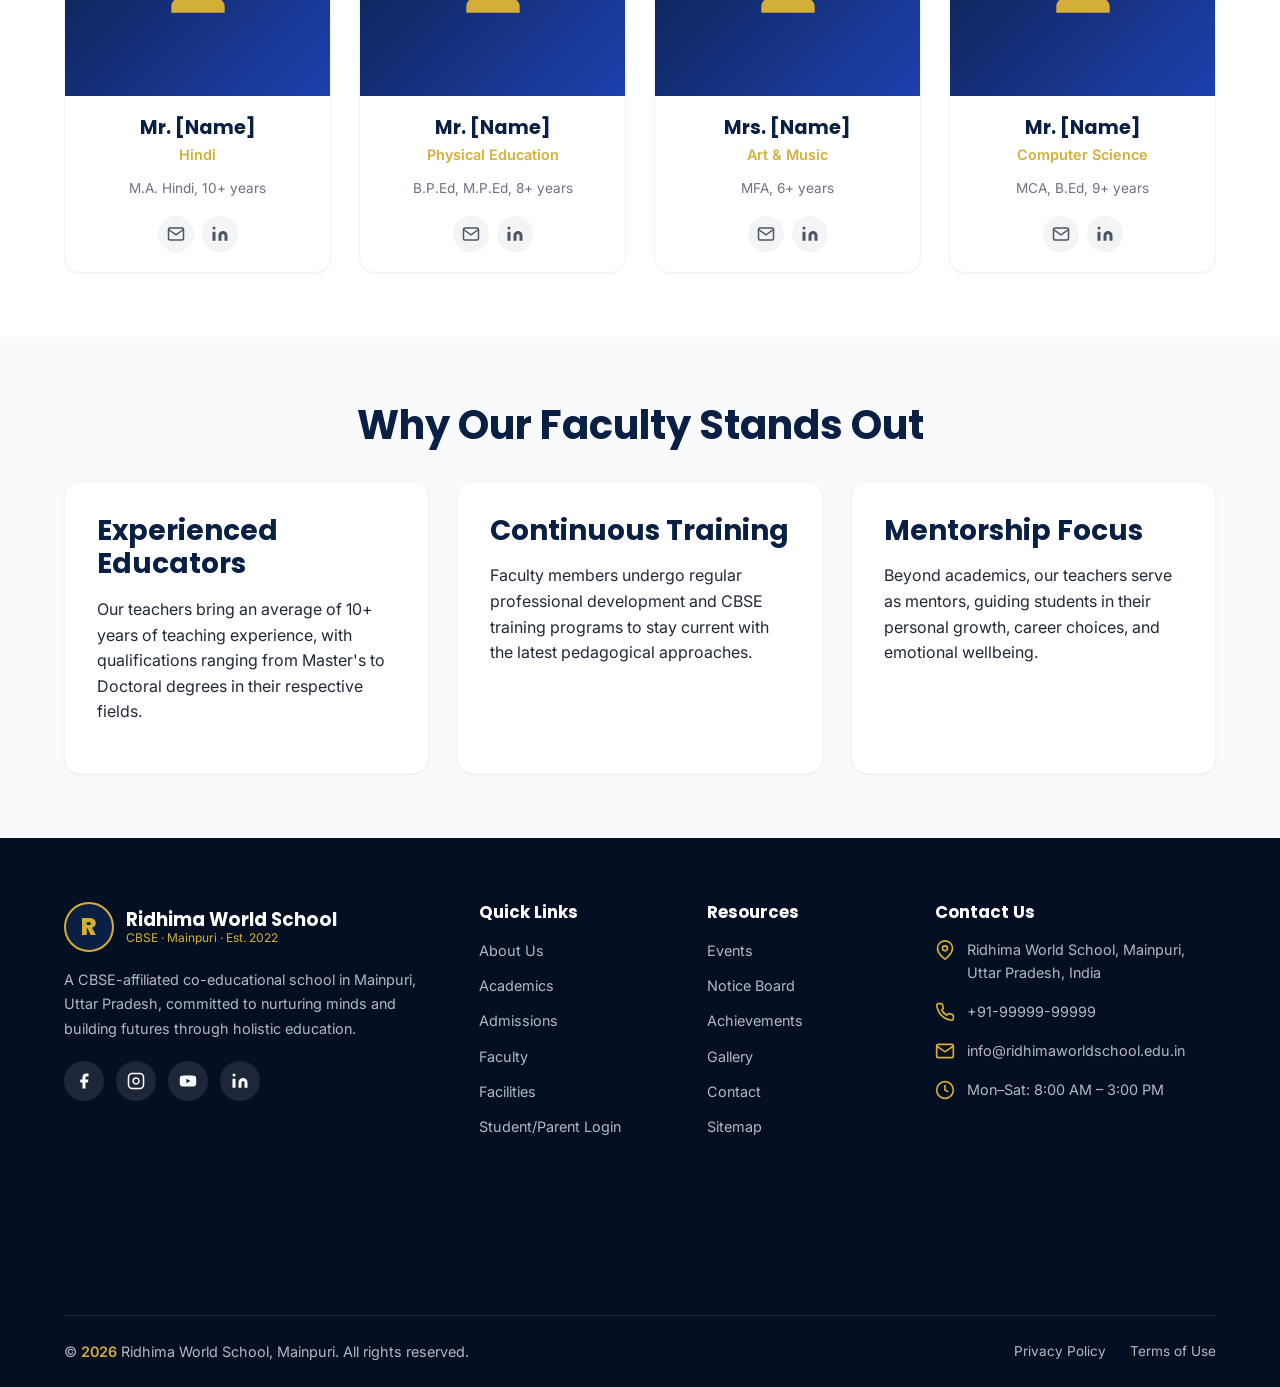
<file: faculty.html>
<!DOCTYPE html>
<html lang="en">
<head>
  <meta charset="UTF-8">
  <meta name="viewport" content="width=device-width, initial-scale=1.0">
  <title>Faculty | Ridhima World School, Mainpuri</title>
  <meta name="description" content="Meet the experienced and dedicated faculty at Ridhima World School, Mainpuri.">
  <meta name="keywords" content="">
  <meta name="author" content="Ridhima World School">
  <meta name="robots" content="index, follow">
  <meta property="og:type" content="website">
  <meta property="og:site_name" content="Ridhima World School">
  <meta property="og:title" content="Faculty | Ridhima World School, Mainpuri">
  <meta property="og:description" content="Meet the experienced and dedicated faculty at Ridhima World School, Mainpuri.">
  <meta property="og:locale" content="en_IN">
  <link rel="icon" type="image/svg+xml" href="assets/favicon.svg">
  <link rel="apple-touch-icon" href="assets/favicon.svg">
  <link rel="preconnect" href="https://fonts.googleapis.com">
  <link rel="preconnect" href="https://fonts.gstatic.com" crossorigin>
  <link href="https://fonts.googleapis.com/css2?family=Inter:wght@400;500;600;700&family=Poppins:wght@500;600;700;800&display=swap" rel="stylesheet">
  <link rel="stylesheet" href="css/style.css">
</head>
<body>
  <a href="#main-content" class="skip-link">Skip to main content</a>
  <div class="topbar">
    <div class="container">
      <div class="topbar-info">
        <a href="tel:+919999999999"><svg class="icon-sm" viewBox="0 0 24 24" fill="none" stroke="currentColor" stroke-width="2"><path d="M22 16.92v3a2 2 0 0 1-2.18 2 19.79 19.79 0 0 1-8.63-3.07 19.5 19.5 0 0 1-6-6 19.79 19.79 0 0 1-3.07-8.67A2 2 0 0 1 4.11 2h3a2 2 0 0 1 2 1.72 12.84 12.84 0 0 0 .7 2.81 2 2 0 0 1-.45 2.11L8.09 9.91a16 16 0 0 0 6 6l1.27-1.27a2 2 0 0 1 2.11-.45 12.84 12.84 0 0 0 2.81.7A2 2 0 0 1 22 16.92z"/></svg> +91-99999-99999</a>
        <a href="mailto:info@ridhimaworldschool.edu.in"><svg class="icon-sm" viewBox="0 0 24 24" fill="none" stroke="currentColor" stroke-width="2"><path d="M4 4h16c1.1 0 2 .9 2 2v12c0 1.1-.9 2-2 2H4c-1.1 0-2-.9-2-2V6c0-1.1.9-2 2-2z"/><polyline points="22,6 12,13 2,6"/></svg> info@ridhimaworldschool.edu.in</a>
        <span><svg class="icon-sm" viewBox="0 0 24 24" fill="none" stroke="currentColor" stroke-width="2"><path d="M21 10c0 7-9 13-9 13s-9-6-9-13a9 9 0 0 1 18 0z"/><circle cx="12" cy="10" r="3"/></svg> Mainpuri, Uttar Pradesh</span>
      </div>
      <div class="topbar-social">
        <a href="#" aria-label="Facebook"><svg class="icon-sm" viewBox="0 0 24 24" fill="currentColor"><path d="M18 2h-3a5 5 0 0 0-5 5v3H7v4h3v8h4v-8h3l1-4h-4V7a1 1 0 0 1 1-1h3z"/></svg></a>
        <a href="#" aria-label="Instagram"><svg class="icon-sm" viewBox="0 0 24 24" fill="none" stroke="currentColor" stroke-width="2"><rect x="2" y="2" width="20" height="20" rx="5"/><path d="M16 11.37A4 4 0 1 1 12.63 8 4 4 0 0 1 16 11.37z"/><line x1="17.5" y1="6.5" x2="17.51" y2="6.5"/></svg></a>
        <a href="#" aria-label="YouTube"><svg class="icon-sm" viewBox="0 0 24 24" fill="currentColor"><path d="M23 12s0-3.5-.45-5.18a2.5 2.5 0 0 0-1.77-1.77C19.1 4.6 12 4.6 12 4.6s-7.1 0-8.78.45a2.5 2.5 0 0 0-1.77 1.77C1 8.5 1 12 1 12s0 3.5.45 5.18a2.5 2.5 0 0 0 1.77 1.77C4.9 19.4 12 19.4 12 19.4s7.1 0 8.78-.45a2.5 2.5 0 0 0 1.77-1.77C23 15.5 23 12 23 12zM9.75 15.02V8.98L15.5 12z"/></svg></a>
      </div>
    </div>
  </div>
  <header class="site-header">
    <div class="container">
      <div class="header-inner">
        <a href="index.html" class="logo-area" aria-label="Ridhima World School Home">
          <div class="logo" aria-hidden="true">R</div>
          <div class="logo-text">
            <span class="school-name">Ridhima World School</span>
            <span class="school-tag">CBSE · Mainpuri · Est. 2022</span>
          </div>
        </a>
        <nav class="main-nav" id="primary-nav" aria-label="Primary navigation">
          <a href="index.html">Home</a>
          <a href="about.html">About</a>
          <a href="academics.html">Academics</a>
          <a href="admissions.html">Admissions</a>
          <a href="faculty.html" class="active">Faculty</a>
          <a href="facilities.html">Facilities</a>
          <div class="has-dropdown">
            <a href="gallery.html">Campus Life</a>
            <div class="dropdown">
              <a href="gallery.html">Gallery</a>
              <a href="events.html">Events</a>
              <a href="notices.html">Notice Board</a>
              <a href="achievements.html">Achievements</a>
            </div>
          </div>
          <a href="contact.html">Contact</a>
        </nav>
        <div class="header-actions">
          <a href="portal.html" class="btn-login">Login</a>
        </div>
        <button class="menu-toggle" aria-label="Toggle menu" aria-expanded="false" aria-controls="primary-nav">
          <span></span><span></span><span></span>
        </button>
      </div>
    </div>
  </header>
  <main id="main-content">
    <section class="page-header">
      <div class="container">
        <h1>Our Faculty</h1>
        <p>Meet our dedicated team of experienced and passionate educators.</p>
        <div class="breadcrumb"><a href="index.html">Home</a> <span>/</span> Faculty</div>
      </div>
    </section>
    <section class="section">
      <div class="container">
        <div class="section-title"><h2>Meet Our Teachers</h2><p>Experienced educators committed to student success</p></div>
        <div class="faculty-filters">
          <button class="filter-btn active" data-filter="all">All</button>
          <button class="filter-btn" data-filter="science">Science</button>
          <button class="filter-btn" data-filter="maths">Mathematics</button>
          <button class="filter-btn" data-filter="humanities">Humanities</button>
          <button class="filter-btn" data-filter="languages">Languages</button>
          <button class="filter-btn" data-filter="arts">Arts & Sports</button>
        </div>
        <div class="faculty-grid">
          <div class="faculty-card fade-in" data-department="science"><div class="faculty-photo"><svg viewBox="0 0 24 24" fill="currentColor"><path d="M12 12c2.21 0 4-1.79 4-4s-1.79-4-4-4-4 1.79-4 4 1.79 4 4 4zm0 2c-2.67 0-8 1.34-8 4v2h16v-2c0-2.66-5.33-4-8-4z"/></svg></div><div class="faculty-body"><h4>Dr. [Name]</h4><p class="faculty-subject">Physics · Head of Science</p><p class="faculty-qual">Ph.D. Physics, 15+ years</p><div class="faculty-social"><a href="#" aria-label="Email"><svg class="icon-sm" viewBox="0 0 24 24" fill="none" stroke="currentColor" stroke-width="2"><path d="M4 4h16c1.1 0 2 .9 2 2v12c0 1.1-.9 2-2 2H4c-1.1 0-2-.9-2-2V6c0-1.1.9-2 2-2z"/><polyline points="22,6 12,13 2,6"/></svg></a><a href="#" aria-label="LinkedIn"><svg class="icon-sm" viewBox="0 0 24 24" fill="currentColor"><path d="M16 8a6 6 0 0 1 6 6v7h-4v-7a2 2 0 0 0-4 0v7h-4v-7a6 6 0 0 1 6-6zM2 9h4v12H2zM4 2a2 2 0 1 1 0 4 2 2 0 0 1 0-4z"/></svg></a></div></div></div>
          <div class="faculty-card fade-in" data-department="science"><div class="faculty-photo"><svg viewBox="0 0 24 24" fill="currentColor"><path d="M12 12c2.21 0 4-1.79 4-4s-1.79-4-4-4-4 1.79-4 4 1.79 4 4 4zm0 2c-2.67 0-8 1.34-8 4v2h16v-2c0-2.66-5.33-4-8-4z"/></svg></div><div class="faculty-body"><h4>Mrs. [Name]</h4><p class="faculty-subject">Chemistry</p><p class="faculty-qual">M.Sc. Chemistry, 10+ years</p><div class="faculty-social"><a href="#" aria-label="Email"><svg class="icon-sm" viewBox="0 0 24 24" fill="none" stroke="currentColor" stroke-width="2"><path d="M4 4h16c1.1 0 2 .9 2 2v12c0 1.1-.9 2-2 2H4c-1.1 0-2-.9-2-2V6c0-1.1.9-2 2-2z"/><polyline points="22,6 12,13 2,6"/></svg></a><a href="#" aria-label="LinkedIn"><svg class="icon-sm" viewBox="0 0 24 24" fill="currentColor"><path d="M16 8a6 6 0 0 1 6 6v7h-4v-7a2 2 0 0 0-4 0v7h-4v-7a6 6 0 0 1 6-6zM2 9h4v12H2zM4 2a2 2 0 1 1 0 4 2 2 0 0 1 0-4z"/></svg></a></div></div></div>
          <div class="faculty-card fade-in" data-department="science"><div class="faculty-photo"><svg viewBox="0 0 24 24" fill="currentColor"><path d="M12 12c2.21 0 4-1.79 4-4s-1.79-4-4-4-4 1.79-4 4 1.79 4 4 4zm0 2c-2.67 0-8 1.34-8 4v2h16v-2c0-2.66-5.33-4-8-4z"/></svg></div><div class="faculty-body"><h4>Mr. [Name]</h4><p class="faculty-subject">Biology</p><p class="faculty-qual">M.Sc. Botany, 8+ years</p><div class="faculty-social"><a href="#" aria-label="Email"><svg class="icon-sm" viewBox="0 0 24 24" fill="none" stroke="currentColor" stroke-width="2"><path d="M4 4h16c1.1 0 2 .9 2 2v12c0 1.1-.9 2-2 2H4c-1.1 0-2-.9-2-2V6c0-1.1.9-2 2-2z"/><polyline points="22,6 12,13 2,6"/></svg></a><a href="#" aria-label="LinkedIn"><svg class="icon-sm" viewBox="0 0 24 24" fill="currentColor"><path d="M16 8a6 6 0 0 1 6 6v7h-4v-7a2 2 0 0 0-4 0v7h-4v-7a6 6 0 0 1 6-6zM2 9h4v12H2zM4 2a2 2 0 1 1 0 4 2 2 0 0 1 0-4z"/></svg></a></div></div></div>
          <div class="faculty-card fade-in" data-department="maths"><div class="faculty-photo"><svg viewBox="0 0 24 24" fill="currentColor"><path d="M12 12c2.21 0 4-1.79 4-4s-1.79-4-4-4-4 1.79-4 4 1.79 4 4 4zm0 2c-2.67 0-8 1.34-8 4v2h16v-2c0-2.66-5.33-4-8-4z"/></svg></div><div class="faculty-body"><h4>Mr. [Name]</h4><p class="faculty-subject">Mathematics · Head of Maths</p><p class="faculty-qual">M.Sc. Mathematics, 12+ years</p><div class="faculty-social"><a href="#" aria-label="Email"><svg class="icon-sm" viewBox="0 0 24 24" fill="none" stroke="currentColor" stroke-width="2"><path d="M4 4h16c1.1 0 2 .9 2 2v12c0 1.1-.9 2-2 2H4c-1.1 0-2-.9-2-2V6c0-1.1.9-2 2-2z"/><polyline points="22,6 12,13 2,6"/></svg></a><a href="#" aria-label="LinkedIn"><svg class="icon-sm" viewBox="0 0 24 24" fill="currentColor"><path d="M16 8a6 6 0 0 1 6 6v7h-4v-7a2 2 0 0 0-4 0v7h-4v-7a6 6 0 0 1 6-6zM2 9h4v12H2zM4 2a2 2 0 1 1 0 4 2 2 0 0 1 0-4z"/></svg></a></div></div></div>
          <div class="faculty-card fade-in" data-department="maths"><div class="faculty-photo"><svg viewBox="0 0 24 24" fill="currentColor"><path d="M12 12c2.21 0 4-1.79 4-4s-1.79-4-4-4-4 1.79-4 4 1.79 4 4 4zm0 2c-2.67 0-8 1.34-8 4v2h16v-2c0-2.66-5.33-4-8-4z"/></svg></div><div class="faculty-body"><h4>Mrs. [Name]</h4><p class="faculty-subject">Mathematics</p><p class="faculty-qual">M.Sc. Mathematics, 7+ years</p><div class="faculty-social"><a href="#" aria-label="Email"><svg class="icon-sm" viewBox="0 0 24 24" fill="none" stroke="currentColor" stroke-width="2"><path d="M4 4h16c1.1 0 2 .9 2 2v12c0 1.1-.9 2-2 2H4c-1.1 0-2-.9-2-2V6c0-1.1.9-2 2-2z"/><polyline points="22,6 12,13 2,6"/></svg></a><a href="#" aria-label="LinkedIn"><svg class="icon-sm" viewBox="0 0 24 24" fill="currentColor"><path d="M16 8a6 6 0 0 1 6 6v7h-4v-7a2 2 0 0 0-4 0v7h-4v-7a6 6 0 0 1 6-6zM2 9h4v12H2zM4 2a2 2 0 1 1 0 4 2 2 0 0 1 0-4z"/></svg></a></div></div></div>
          <div class="faculty-card fade-in" data-department="humanities"><div class="faculty-photo"><svg viewBox="0 0 24 24" fill="currentColor"><path d="M12 12c2.21 0 4-1.79 4-4s-1.79-4-4-4-4 1.79-4 4 1.79 4 4 4zm0 2c-2.67 0-8 1.34-8 4v2h16v-2c0-2.66-5.33-4-8-4z"/></svg></div><div class="faculty-body"><h4>Dr. [Name]</h4><p class="faculty-subject">History · Head of Humanities</p><p class="faculty-qual">Ph.D. History, 14+ years</p><div class="faculty-social"><a href="#" aria-label="Email"><svg class="icon-sm" viewBox="0 0 24 24" fill="none" stroke="currentColor" stroke-width="2"><path d="M4 4h16c1.1 0 2 .9 2 2v12c0 1.1-.9 2-2 2H4c-1.1 0-2-.9-2-2V6c0-1.1.9-2 2-2z"/><polyline points="22,6 12,13 2,6"/></svg></a><a href="#" aria-label="LinkedIn"><svg class="icon-sm" viewBox="0 0 24 24" fill="currentColor"><path d="M16 8a6 6 0 0 1 6 6v7h-4v-7a2 2 0 0 0-4 0v7h-4v-7a6 6 0 0 1 6-6zM2 9h4v12H2zM4 2a2 2 0 1 1 0 4 2 2 0 0 1 0-4z"/></svg></a></div></div></div>
          <div class="faculty-card fade-in" data-department="humanities"><div class="faculty-photo"><svg viewBox="0 0 24 24" fill="currentColor"><path d="M12 12c2.21 0 4-1.79 4-4s-1.79-4-4-4-4 1.79-4 4 1.79 4 4 4zm0 2c-2.67 0-8 1.34-8 4v2h16v-2c0-2.66-5.33-4-8-4z"/></svg></div><div class="faculty-body"><h4>Mrs. [Name]</h4><p class="faculty-subject">Geography</p><p class="faculty-qual">M.A. Geography, 9+ years</p><div class="faculty-social"><a href="#" aria-label="Email"><svg class="icon-sm" viewBox="0 0 24 24" fill="none" stroke="currentColor" stroke-width="2"><path d="M4 4h16c1.1 0 2 .9 2 2v12c0 1.1-.9 2-2 2H4c-1.1 0-2-.9-2-2V6c0-1.1.9-2 2-2z"/><polyline points="22,6 12,13 2,6"/></svg></a><a href="#" aria-label="LinkedIn"><svg class="icon-sm" viewBox="0 0 24 24" fill="currentColor"><path d="M16 8a6 6 0 0 1 6 6v7h-4v-7a2 2 0 0 0-4 0v7h-4v-7a6 6 0 0 1 6-6zM2 9h4v12H2zM4 2a2 2 0 1 1 0 4 2 2 0 0 1 0-4z"/></svg></a></div></div></div>
          <div class="faculty-card fade-in" data-department="languages"><div class="faculty-photo"><svg viewBox="0 0 24 24" fill="currentColor"><path d="M12 12c2.21 0 4-1.79 4-4s-1.79-4-4-4-4 1.79-4 4 1.79 4 4 4zm0 2c-2.67 0-8 1.34-8 4v2h16v-2c0-2.66-5.33-4-8-4z"/></svg></div><div class="faculty-body"><h4>Mrs. [Name]</h4><p class="faculty-subject">English · Head of English</p><p class="faculty-qual">M.A. English, 11+ years</p><div class="faculty-social"><a href="#" aria-label="Email"><svg class="icon-sm" viewBox="0 0 24 24" fill="none" stroke="currentColor" stroke-width="2"><path d="M4 4h16c1.1 0 2 .9 2 2v12c0 1.1-.9 2-2 2H4c-1.1 0-2-.9-2-2V6c0-1.1.9-2 2-2z"/><polyline points="22,6 12,13 2,6"/></svg></a><a href="#" aria-label="LinkedIn"><svg class="icon-sm" viewBox="0 0 24 24" fill="currentColor"><path d="M16 8a6 6 0 0 1 6 6v7h-4v-7a2 2 0 0 0-4 0v7h-4v-7a6 6 0 0 1 6-6zM2 9h4v12H2zM4 2a2 2 0 1 1 0 4 2 2 0 0 1 0-4z"/></svg></a></div></div></div>
          <div class="faculty-card fade-in" data-department="languages"><div class="faculty-photo"><svg viewBox="0 0 24 24" fill="currentColor"><path d="M12 12c2.21 0 4-1.79 4-4s-1.79-4-4-4-4 1.79-4 4 1.79 4 4 4zm0 2c-2.67 0-8 1.34-8 4v2h16v-2c0-2.66-5.33-4-8-4z"/></svg></div><div class="faculty-body"><h4>Mr. [Name]</h4><p class="faculty-subject">Hindi</p><p class="faculty-qual">M.A. Hindi, 10+ years</p><div class="faculty-social"><a href="#" aria-label="Email"><svg class="icon-sm" viewBox="0 0 24 24" fill="none" stroke="currentColor" stroke-width="2"><path d="M4 4h16c1.1 0 2 .9 2 2v12c0 1.1-.9 2-2 2H4c-1.1 0-2-.9-2-2V6c0-1.1.9-2 2-2z"/><polyline points="22,6 12,13 2,6"/></svg></a><a href="#" aria-label="LinkedIn"><svg class="icon-sm" viewBox="0 0 24 24" fill="currentColor"><path d="M16 8a6 6 0 0 1 6 6v7h-4v-7a2 2 0 0 0-4 0v7h-4v-7a6 6 0 0 1 6-6zM2 9h4v12H2zM4 2a2 2 0 1 1 0 4 2 2 0 0 1 0-4z"/></svg></a></div></div></div>
          <div class="faculty-card fade-in" data-department="arts"><div class="faculty-photo"><svg viewBox="0 0 24 24" fill="currentColor"><path d="M12 12c2.21 0 4-1.79 4-4s-1.79-4-4-4-4 1.79-4 4 1.79 4 4 4zm0 2c-2.67 0-8 1.34-8 4v2h16v-2c0-2.66-5.33-4-8-4z"/></svg></div><div class="faculty-body"><h4>Mr. [Name]</h4><p class="faculty-subject">Physical Education</p><p class="faculty-qual">B.P.Ed, M.P.Ed, 8+ years</p><div class="faculty-social"><a href="#" aria-label="Email"><svg class="icon-sm" viewBox="0 0 24 24" fill="none" stroke="currentColor" stroke-width="2"><path d="M4 4h16c1.1 0 2 .9 2 2v12c0 1.1-.9 2-2 2H4c-1.1 0-2-.9-2-2V6c0-1.1.9-2 2-2z"/><polyline points="22,6 12,13 2,6"/></svg></a><a href="#" aria-label="LinkedIn"><svg class="icon-sm" viewBox="0 0 24 24" fill="currentColor"><path d="M16 8a6 6 0 0 1 6 6v7h-4v-7a2 2 0 0 0-4 0v7h-4v-7a6 6 0 0 1 6-6zM2 9h4v12H2zM4 2a2 2 0 1 1 0 4 2 2 0 0 1 0-4z"/></svg></a></div></div></div>
          <div class="faculty-card fade-in" data-department="arts"><div class="faculty-photo"><svg viewBox="0 0 24 24" fill="currentColor"><path d="M12 12c2.21 0 4-1.79 4-4s-1.79-4-4-4-4 1.79-4 4 1.79 4 4 4zm0 2c-2.67 0-8 1.34-8 4v2h16v-2c0-2.66-5.33-4-8-4z"/></svg></div><div class="faculty-body"><h4>Mrs. [Name]</h4><p class="faculty-subject">Art & Music</p><p class="faculty-qual">MFA, 6+ years</p><div class="faculty-social"><a href="#" aria-label="Email"><svg class="icon-sm" viewBox="0 0 24 24" fill="none" stroke="currentColor" stroke-width="2"><path d="M4 4h16c1.1 0 2 .9 2 2v12c0 1.1-.9 2-2 2H4c-1.1 0-2-.9-2-2V6c0-1.1.9-2 2-2z"/><polyline points="22,6 12,13 2,6"/></svg></a><a href="#" aria-label="LinkedIn"><svg class="icon-sm" viewBox="0 0 24 24" fill="currentColor"><path d="M16 8a6 6 0 0 1 6 6v7h-4v-7a2 2 0 0 0-4 0v7h-4v-7a6 6 0 0 1 6-6zM2 9h4v12H2zM4 2a2 2 0 1 1 0 4 2 2 0 0 1 0-4z"/></svg></a></div></div></div>
          <div class="faculty-card fade-in" data-department="computer"><div class="faculty-photo"><svg viewBox="0 0 24 24" fill="currentColor"><path d="M12 12c2.21 0 4-1.79 4-4s-1.79-4-4-4-4 1.79-4 4 1.79 4 4 4zm0 2c-2.67 0-8 1.34-8 4v2h16v-2c0-2.66-5.33-4-8-4z"/></svg></div><div class="faculty-body"><h4>Mr. [Name]</h4><p class="faculty-subject">Computer Science</p><p class="faculty-qual">MCA, B.Ed, 9+ years</p><div class="faculty-social"><a href="#" aria-label="Email"><svg class="icon-sm" viewBox="0 0 24 24" fill="none" stroke="currentColor" stroke-width="2"><path d="M4 4h16c1.1 0 2 .9 2 2v12c0 1.1-.9 2-2 2H4c-1.1 0-2-.9-2-2V6c0-1.1.9-2 2-2z"/><polyline points="22,6 12,13 2,6"/></svg></a><a href="#" aria-label="LinkedIn"><svg class="icon-sm" viewBox="0 0 24 24" fill="currentColor"><path d="M16 8a6 6 0 0 1 6 6v7h-4v-7a2 2 0 0 0-4 0v7h-4v-7a6 6 0 0 1 6-6zM2 9h4v12H2zM4 2a2 2 0 1 1 0 4 2 2 0 0 1 0-4z"/></svg></a></div></div></div>
        </div>
      </div>
    </section>
    <section class="section bg-light">
      <div class="container">
        <div class="section-title"><h2>Why Our Faculty Stands Out</h2></div>
        <div class="programs-grid">
          <div class="info-card fade-in"><h3>Experienced Educators</h3><p>Our teachers bring an average of 10+ years of teaching experience, with qualifications ranging from Master's to Doctoral degrees in their respective fields.</p></div>
          <div class="info-card fade-in"><h3>Continuous Training</h3><p>Faculty members undergo regular professional development and CBSE training programs to stay current with the latest pedagogical approaches.</p></div>
          <div class="info-card fade-in"><h3>Mentorship Focus</h3><p>Beyond academics, our teachers serve as mentors, guiding students in their personal growth, career choices, and emotional wellbeing.</p></div>
        </div>
      </div>
    </section>
  </main>
  <footer class="site-footer">
    <div class="container">
      <div class="footer-grid">
        <div class="footer-brand">
          <div class="logo-area"><div class="logo" aria-hidden="true">R</div><div class="logo-text"><span class="school-name">Ridhima World School</span><span class="school-tag">CBSE · Mainpuri · Est. 2022</span></div></div>
          <p>A CBSE-affiliated co-educational school in Mainpuri, Uttar Pradesh, committed to nurturing minds and building futures through holistic education.</p>
          <div class="footer-social">
            <a href="#" aria-label="Facebook"><svg class="icon-sm" viewBox="0 0 24 24" fill="currentColor"><path d="M18 2h-3a5 5 0 0 0-5 5v3H7v4h3v8h4v-8h3l1-4h-4V7a1 1 0 0 1 1-1h3z"/></svg></a>
            <a href="#" aria-label="Instagram"><svg class="icon-sm" viewBox="0 0 24 24" fill="none" stroke="currentColor" stroke-width="2"><rect x="2" y="2" width="20" height="20" rx="5"/><path d="M16 11.37A4 4 0 1 1 12.63 8 4 4 0 0 1 16 11.37z"/><line x1="17.5" y1="6.5" x2="17.51" y2="6.5"/></svg></a>
            <a href="#" aria-label="YouTube"><svg class="icon-sm" viewBox="0 0 24 24" fill="currentColor"><path d="M23 12s0-3.5-.45-5.18a2.5 2.5 0 0 0-1.77-1.77C19.1 4.6 12 4.6 12 4.6s-7.1 0-8.78.45a2.5 2.5 0 0 0-1.77 1.77C1 8.5 1 12 1 12s0 3.5.45 5.18a2.5 2.5 0 0 0 1.77 1.77C4.9 19.4 12 19.4 12 19.4s7.1 0 8.78-.45a2.5 2.5 0 0 0 1.77-1.77C23 15.5 23 12 23 12zM9.75 15.02V8.98L15.5 12z"/></svg></a>
            <a href="#" aria-label="LinkedIn"><svg class="icon-sm" viewBox="0 0 24 24" fill="currentColor"><path d="M16 8a6 6 0 0 1 6 6v7h-4v-7a2 2 0 0 0-4 0v7h-4v-7a6 6 0 0 1 6-6zM2 9h4v12H2zM4 2a2 2 0 1 1 0 4 2 2 0 0 1 0-4z"/></svg></a>
          </div>
        </div>
        <div class="footer-col"><h5>Quick Links</h5><ul><li><a href="about.html">About Us</a></li><li><a href="academics.html">Academics</a></li><li><a href="admissions.html">Admissions</a></li><li><a href="faculty.html">Faculty</a></li><li><a href="facilities.html">Facilities</a></li><li><a href="portal.html">Student/Parent Login</a></li></ul></div>
        <div class="footer-col"><h5>Resources</h5><ul><li><a href="events.html">Events</a></li><li><a href="notices.html">Notice Board</a></li><li><a href="achievements.html">Achievements</a></li><li><a href="gallery.html">Gallery</a></li><li><a href="contact.html">Contact</a></li><li><a href="sitemap.xml">Sitemap</a></li></ul></div>
        <div class="footer-col">
          <h5>Contact Us</h5>
          <div class="footer-contact-item"><svg class="icon-sm" viewBox="0 0 24 24" fill="none" stroke="currentColor" stroke-width="2"><path d="M21 10c0 7-9 13-9 13s-9-6-9-13a9 9 0 0 1 18 0z"/><circle cx="12" cy="10" r="3"/></svg><span>Ridhima World School, Mainpuri, Uttar Pradesh, India</span></div>
          <div class="footer-contact-item"><svg class="icon-sm" viewBox="0 0 24 24" fill="none" stroke="currentColor" stroke-width="2"><path d="M22 16.92v3a2 2 0 0 1-2.18 2 19.79 19.79 0 0 1-8.63-3.07 19.5 19.5 0 0 1-6-6 19.79 19.79 0 0 1-3.07-8.67A2 2 0 0 1 4.11 2h3a2 2 0 0 1 2 1.72 12.84 12.84 0 0 0 .7 2.81 2 2 0 0 1-.45 2.11L8.09 9.91a16 16 0 0 0 6 6l1.27-1.27a2 2 0 0 1 2.11-.45 12.84 12.84 0 0 0 2.81.7A2 2 0 0 1 22 16.92z"/></svg><span>+91-99999-99999</span></div>
          <div class="footer-contact-item"><svg class="icon-sm" viewBox="0 0 24 24" fill="none" stroke="currentColor" stroke-width="2"><path d="M4 4h16c1.1 0 2 .9 2 2v12c0 1.1-.9 2-2 2H4c-1.1 0-2-.9-2-2V6c0-1.1.9-2 2-2z"/><polyline points="22,6 12,13 2,6"/></svg><span>info@ridhimaworldschool.edu.in</span></div>
          <div class="footer-contact-item"><svg class="icon-sm" viewBox="0 0 24 24" fill="none" stroke="currentColor" stroke-width="2"><circle cx="12" cy="12" r="10"/><polyline points="12 6 12 12 16 14"/></svg><span>Mon–Sat: 8:00 AM – 3:00 PM</span></div>
          <div class="footer-map"><iframe src="https://www.google.com/maps/embed?pb=!1m18!1m12!1m3!1d3540.9!2d79.0266!3d27.2316!2m3!1f0!2f0!3f0!3m2!1i1024!2i768!4f13.1!3m3!1m2!1s0x397489e1a1c1c1c1%3A0x0!2sMainpuri%2C%20Uttar%20Pradesh!5e0!3m2!1sen!2sin!4v1700000000000" loading="lazy" title="School location on Google Maps"></iframe></div>
        </div>
      </div>
      <div class="footer-bottom">
        <p>&copy; <span class="current-year">2026</span> Ridhima World School, Mainpuri. All rights reserved.</p>
        <div class="footer-bottom-links"><a href="#">Privacy Policy</a><a href="#">Terms of Use</a></div>
      </div>
    </div>
  </footer>
  <button class="scroll-top" aria-label="Scroll to top"><svg class="icon-svg" viewBox="0 0 24 24"><polyline points="18 15 12 9 6 15"/></svg></button>
  <div class="lightbox" role="dialog" aria-label="Image viewer" aria-modal="true">
    <button class="lightbox-close" aria-label="Close">&times;</button>
    <button class="lightbox-nav lightbox-prev" aria-label="Previous image">&#8249;</button>
    <div class="lightbox-content"><div class="lightbox-placeholder"><svg width="48" height="48" viewBox="0 0 24 24" fill="currentColor"><path d="M3 3h18v18H3z" opacity="0.3"/></svg></div></div>
    <button class="lightbox-nav lightbox-next" aria-label="Next image">&#8250;</button>
  </div>
  <script src="js/script.js"></script>
</body>
</html>
</file>
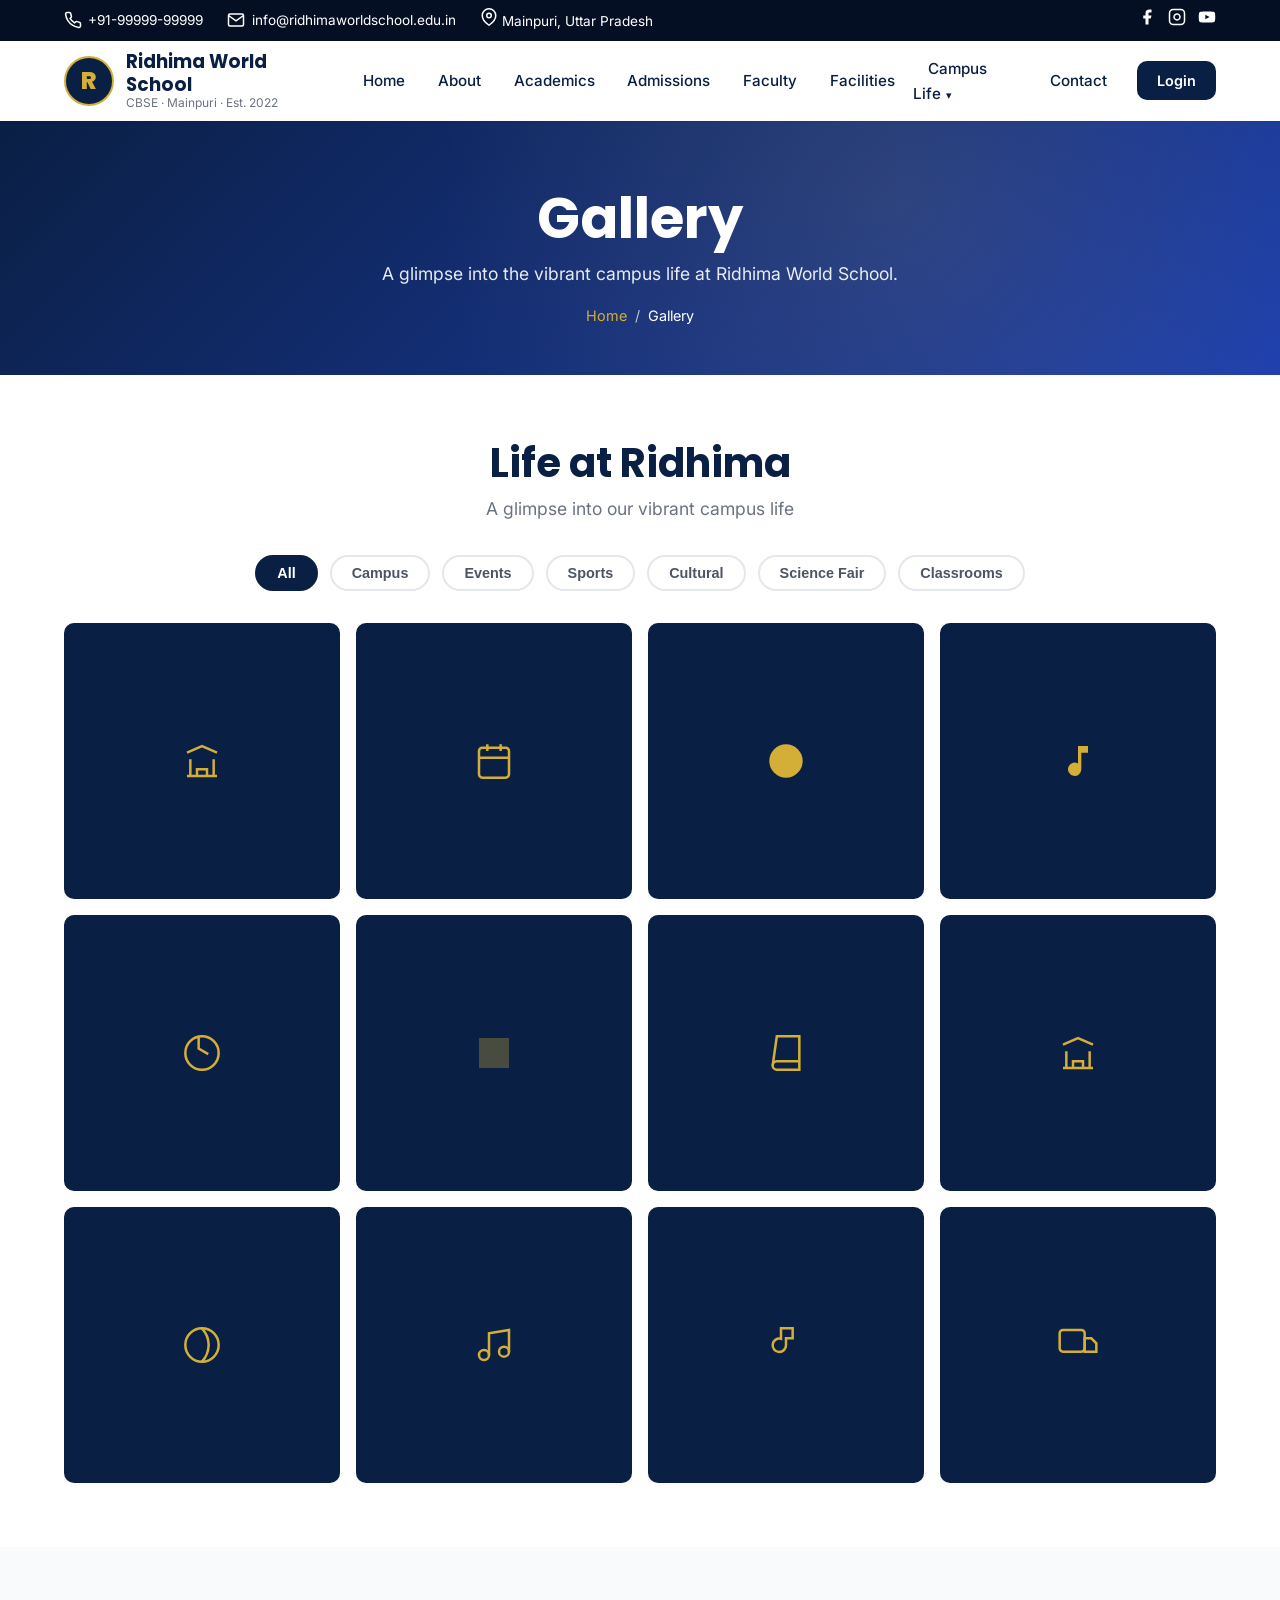
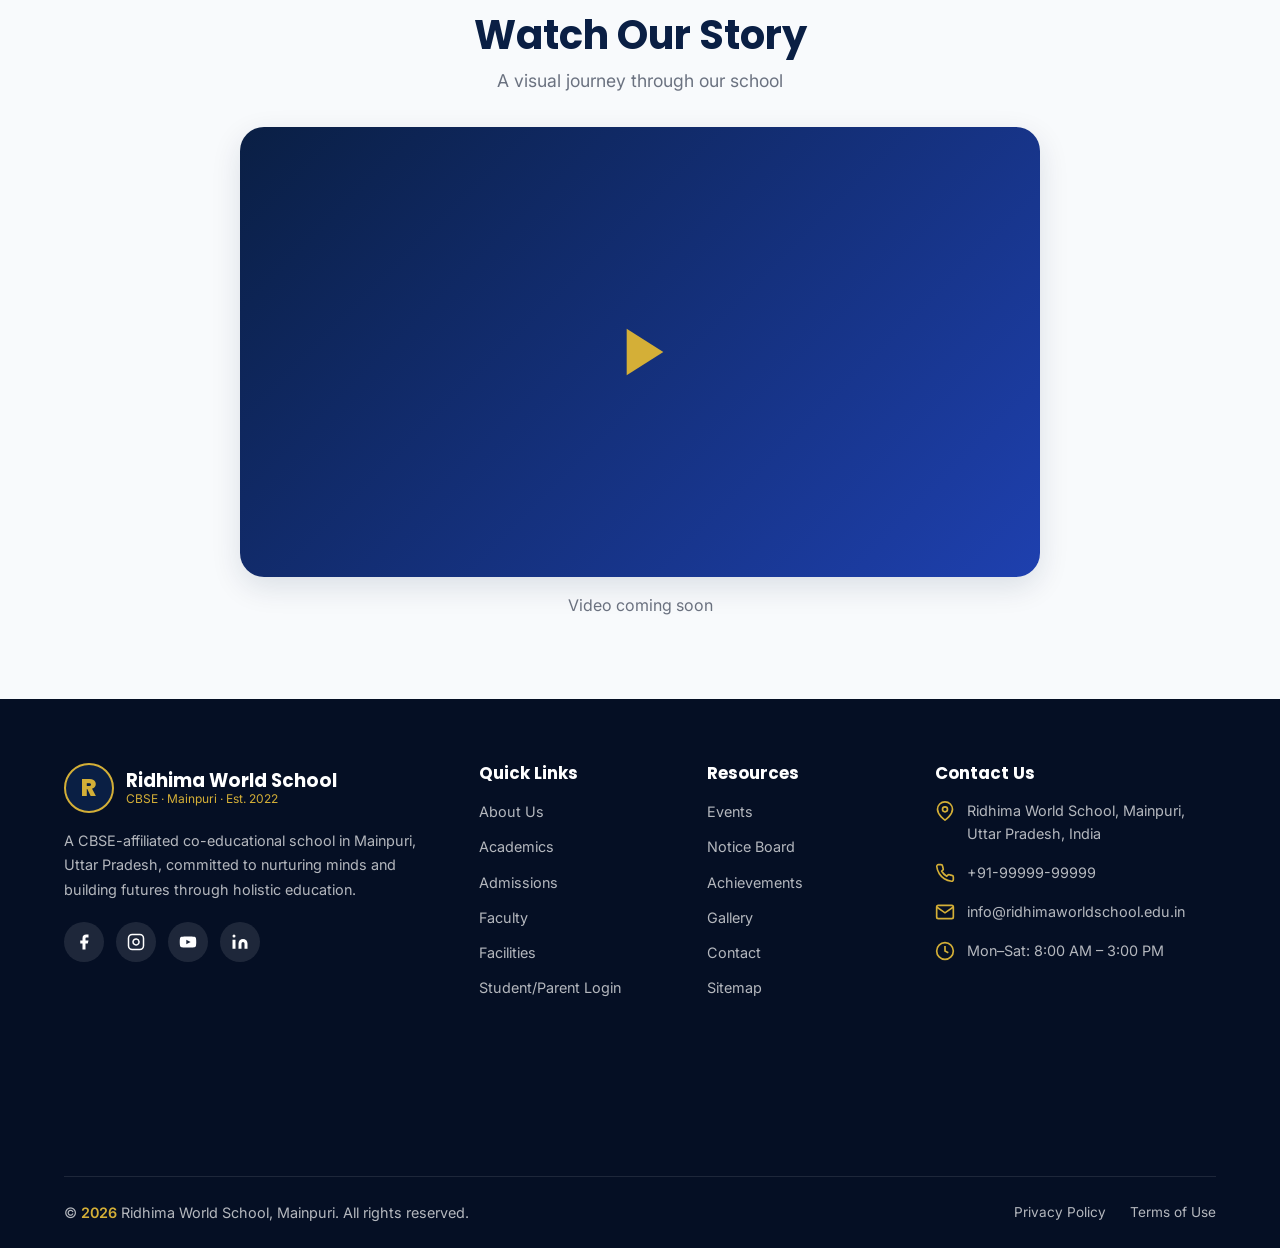
<file: gallery.html>
<!DOCTYPE html>
<html lang="en">
<head>
  <meta charset="UTF-8">
  <meta name="viewport" content="width=device-width, initial-scale=1.0">
  <title>Gallery | Ridhima World School, Mainpuri</title>
  <meta name="description" content="Photo gallery of campus life, events, and activities at Ridhima World School, Mainpuri.">
  <meta name="keywords" content="">
  <meta name="author" content="Ridhima World School">
  <meta name="robots" content="index, follow">
  <meta property="og:type" content="website">
  <meta property="og:site_name" content="Ridhima World School">
  <meta property="og:title" content="Gallery | Ridhima World School, Mainpuri">
  <meta property="og:description" content="Photo gallery of campus life, events, and activities at Ridhima World School, Mainpuri.">
  <meta property="og:locale" content="en_IN">
  <link rel="icon" type="image/svg+xml" href="assets/favicon.svg">
  <link rel="apple-touch-icon" href="assets/favicon.svg">
  <link rel="preconnect" href="https://fonts.googleapis.com">
  <link rel="preconnect" href="https://fonts.gstatic.com" crossorigin>
  <link href="https://fonts.googleapis.com/css2?family=Inter:wght@400;500;600;700&family=Poppins:wght@500;600;700;800&display=swap" rel="stylesheet">
  <link rel="stylesheet" href="css/style.css">
</head>
<body>
  <a href="#main-content" class="skip-link">Skip to main content</a>
  <div class="topbar">
    <div class="container">
      <div class="topbar-info">
        <a href="tel:+919999999999"><svg class="icon-sm" viewBox="0 0 24 24" fill="none" stroke="currentColor" stroke-width="2"><path d="M22 16.92v3a2 2 0 0 1-2.18 2 19.79 19.79 0 0 1-8.63-3.07 19.5 19.5 0 0 1-6-6 19.79 19.79 0 0 1-3.07-8.67A2 2 0 0 1 4.11 2h3a2 2 0 0 1 2 1.72 12.84 12.84 0 0 0 .7 2.81 2 2 0 0 1-.45 2.11L8.09 9.91a16 16 0 0 0 6 6l1.27-1.27a2 2 0 0 1 2.11-.45 12.84 12.84 0 0 0 2.81.7A2 2 0 0 1 22 16.92z"/></svg> +91-99999-99999</a>
        <a href="mailto:info@ridhimaworldschool.edu.in"><svg class="icon-sm" viewBox="0 0 24 24" fill="none" stroke="currentColor" stroke-width="2"><path d="M4 4h16c1.1 0 2 .9 2 2v12c0 1.1-.9 2-2 2H4c-1.1 0-2-.9-2-2V6c0-1.1.9-2 2-2z"/><polyline points="22,6 12,13 2,6"/></svg> info@ridhimaworldschool.edu.in</a>
        <span><svg class="icon-sm" viewBox="0 0 24 24" fill="none" stroke="currentColor" stroke-width="2"><path d="M21 10c0 7-9 13-9 13s-9-6-9-13a9 9 0 0 1 18 0z"/><circle cx="12" cy="10" r="3"/></svg> Mainpuri, Uttar Pradesh</span>
      </div>
      <div class="topbar-social">
        <a href="#" aria-label="Facebook"><svg class="icon-sm" viewBox="0 0 24 24" fill="currentColor"><path d="M18 2h-3a5 5 0 0 0-5 5v3H7v4h3v8h4v-8h3l1-4h-4V7a1 1 0 0 1 1-1h3z"/></svg></a>
        <a href="#" aria-label="Instagram"><svg class="icon-sm" viewBox="0 0 24 24" fill="none" stroke="currentColor" stroke-width="2"><rect x="2" y="2" width="20" height="20" rx="5"/><path d="M16 11.37A4 4 0 1 1 12.63 8 4 4 0 0 1 16 11.37z"/><line x1="17.5" y1="6.5" x2="17.51" y2="6.5"/></svg></a>
        <a href="#" aria-label="YouTube"><svg class="icon-sm" viewBox="0 0 24 24" fill="currentColor"><path d="M23 12s0-3.5-.45-5.18a2.5 2.5 0 0 0-1.77-1.77C19.1 4.6 12 4.6 12 4.6s-7.1 0-8.78.45a2.5 2.5 0 0 0-1.77 1.77C1 8.5 1 12 1 12s0 3.5.45 5.18a2.5 2.5 0 0 0 1.77 1.77C4.9 19.4 12 19.4 12 19.4s7.1 0 8.78-.45a2.5 2.5 0 0 0 1.77-1.77C23 15.5 23 12 23 12zM9.75 15.02V8.98L15.5 12z"/></svg></a>
      </div>
    </div>
  </div>
  <header class="site-header">
    <div class="container">
      <div class="header-inner">
        <a href="index.html" class="logo-area" aria-label="Ridhima World School Home">
          <div class="logo" aria-hidden="true">R</div>
          <div class="logo-text">
            <span class="school-name">Ridhima World School</span>
            <span class="school-tag">CBSE · Mainpuri · Est. 2022</span>
          </div>
        </a>
        <nav class="main-nav" id="primary-nav" aria-label="Primary navigation">
          <a href="index.html">Home</a>
          <a href="about.html">About</a>
          <a href="academics.html">Academics</a>
          <a href="admissions.html">Admissions</a>
          <a href="faculty.html">Faculty</a>
          <a href="facilities.html">Facilities</a>
          <div class="has-dropdown">
            <a href="gallery.html" class="active">Campus Life</a>
            <div class="dropdown">
              <a href="gallery.html" class="active">Gallery</a>
              <a href="events.html">Events</a>
              <a href="notices.html">Notice Board</a>
              <a href="achievements.html">Achievements</a>
            </div>
          </div>
          <a href="contact.html">Contact</a>
        </nav>
        <div class="header-actions">
          <a href="portal.html" class="btn-login">Login</a>
        </div>
        <button class="menu-toggle" aria-label="Toggle menu" aria-expanded="false" aria-controls="primary-nav">
          <span></span><span></span><span></span>
        </button>
      </div>
    </div>
  </header>
  <main id="main-content">
    <section class="page-header">
      <div class="container">
        <h1>Gallery</h1>
        <p>A glimpse into the vibrant campus life at Ridhima World School.</p>
        <div class="breadcrumb"><a href="index.html">Home</a> <span>/</span> Gallery</div>
      </div>
    </section>
    <section class="section">
      <div class="container">
        <div class="section-title"><h2>Life at Ridhima</h2><p>A glimpse into our vibrant campus life</p></div>
        <div class="gallery-filters">
          <button class="filter-btn active" data-filter="all">All</button>
          <button class="filter-btn" data-filter="campus">Campus</button>
          <button class="filter-btn" data-filter="events">Events</button>
          <button class="filter-btn" data-filter="sports">Sports</button>
          <button class="filter-btn" data-filter="cultural">Cultural</button>
          <button class="filter-btn" data-filter="science">Science Fair</button>
          <button class="filter-btn" data-filter="classrooms">Classrooms</button>
        </div>
        <div class="gallery-grid">
          <div class="gallery-item fade-in" data-category="campus"><div class="gallery-placeholder"><svg width="40" height="40" viewBox="0 0 24 24" fill="none" stroke="currentColor" stroke-width="1.5"><path d="M3 21h18M3 7l9-4 9 4M5 21V11M19 21V11M9 21v-4h6v4"/></svg></div><div class="gallery-overlay"><span>School Building</span></div></div>
          <div class="gallery-item fade-in" data-category="events"><div class="gallery-placeholder"><svg width="40" height="40" viewBox="0 0 24 24" fill="none" stroke="currentColor" stroke-width="1.5"><rect x="3" y="4" width="18" height="18" rx="2"/><line x1="16" y1="2" x2="16" y2="6"/><line x1="8" y1="2" x2="8" y2="6"/><line x1="3" y1="10" x2="21" y2="10"/></svg></div><div class="gallery-overlay"><span>Annual Day</span></div></div>
          <div class="gallery-item fade-in" data-category="sports"><div class="gallery-placeholder"><svg width="40" height="40" viewBox="0 0 24 24" fill="currentColor"><circle cx="12" cy="12" r="10"/></svg></div><div class="gallery-overlay"><span>Sports Day</span></div></div>
          <div class="gallery-item fade-in" data-category="cultural"><div class="gallery-placeholder"><svg width="40" height="40" viewBox="0 0 24 24" fill="currentColor"><path d="M12 3v10.5A4 4 0 1 0 14 17V7h4V3z"/></svg></div><div class="gallery-overlay"><span>Cultural Fest</span></div></div>
          <div class="gallery-item fade-in" data-category="science"><div class="gallery-placeholder"><svg width="40" height="40" viewBox="0 0 24 24" fill="none" stroke="currentColor" stroke-width="1.5"><path d="M10 2v7.31l5.74 3.38"/><circle cx="12" cy="12" r="10"/></svg></div><div class="gallery-overlay"><span>Science Fair</span></div></div>
          <div class="gallery-item fade-in" data-category="classrooms"><div class="gallery-placeholder"><svg width="40" height="40" viewBox="0 0 24 24" fill="currentColor"><path d="M3 3h18v18H3z" opacity="0.3"/></svg></div><div class="gallery-overlay"><span>Smart Classroom</span></div></div>
          <div class="gallery-item fade-in" data-category="campus"><div class="gallery-placeholder"><svg width="40" height="40" viewBox="0 0 24 24" fill="none" stroke="currentColor" stroke-width="1.5"><path d="M4 19.5A2.5 2.5 0 0 1 6.5 17H20"/><path d="M6.5 2H20v20H6.5A2.5 2.5 0 0 1 4 19.5z"/></svg></div><div class="gallery-overlay"><span>Library</span></div></div>
          <div class="gallery-item fade-in" data-category="events"><div class="gallery-placeholder"><svg width="40" height="40" viewBox="0 0 24 24" fill="none" stroke="currentColor" stroke-width="1.5"><path d="M3 21h18M3 7l9-4 9 4M5 21V11M19 21V11M9 21v-4h6v4"/></svg></div><div class="gallery-overlay"><span>Auditorium Event</span></div></div>
          <div class="gallery-item fade-in" data-category="sports"><div class="gallery-placeholder"><svg width="40" height="40" viewBox="0 0 24 24" fill="none" stroke="currentColor" stroke-width="1.5"><circle cx="12" cy="12" r="10"/><path d="M12 2a15.3 15.3 0 0 1 4 10 15.3 15.3 0 0 1-4 10"/></svg></div><div class="gallery-overlay"><span>Basketball Court</span></div></div>
          <div class="gallery-item fade-in" data-category="cultural"><div class="gallery-placeholder"><svg width="40" height="40" viewBox="0 0 24 24" fill="none" stroke="currentColor" stroke-width="1.5"><path d="M9 18V5l12-2v13"/><circle cx="6" cy="18" r="3"/><circle cx="18" cy="16" r="3"/></svg></div><div class="gallery-overlay"><span>Music Performance</span></div></div>
          <div class="gallery-item fade-in" data-category="science"><div class="gallery-placeholder"><svg width="40" height="40" viewBox="0 0 24 24" fill="none" stroke="currentColor" stroke-width="1.5"><path d="M9 2v6.27A4 4 0 1 0 12 12V8h4V2z"/></svg></div><div class="gallery-overlay"><span>Lab Experiment</span></div></div>
          <div class="gallery-item fade-in" data-category="campus"><div class="gallery-placeholder"><svg width="40" height="40" viewBox="0 0 24 24" fill="none" stroke="currentColor" stroke-width="1.5"><rect x="1" y="3" width="15" height="13" rx="2"/><path d="M16 8h4l3 3v5h-7V8z"/></svg></div><div class="gallery-overlay"><span>School Bus</span></div></div>
        </div>
      </div>
    </section>
    <section class="section bg-light">
      <div class="container">
        <div class="section-title"><h2>Watch Our Story</h2><p>A visual journey through our school</p></div>
        <div class="two-col-image fade-in" style="max-width:800px;margin:0 auto;aspect-ratio:16/9;background:linear-gradient(135deg,var(--navy),var(--blue));"><svg width="80" height="80" viewBox="0 0 24 24" fill="currentColor" style="color:var(--gold);"><path d="M8 5v14l11-7z"/></svg></div>
        <p class="text-center" style="margin-top:1rem;color:var(--gray-500);">Video coming soon</p>
      </div>
    </section>
  </main>
  <footer class="site-footer">
    <div class="container">
      <div class="footer-grid">
        <div class="footer-brand">
          <div class="logo-area"><div class="logo" aria-hidden="true">R</div><div class="logo-text"><span class="school-name">Ridhima World School</span><span class="school-tag">CBSE · Mainpuri · Est. 2022</span></div></div>
          <p>A CBSE-affiliated co-educational school in Mainpuri, Uttar Pradesh, committed to nurturing minds and building futures through holistic education.</p>
          <div class="footer-social">
            <a href="#" aria-label="Facebook"><svg class="icon-sm" viewBox="0 0 24 24" fill="currentColor"><path d="M18 2h-3a5 5 0 0 0-5 5v3H7v4h3v8h4v-8h3l1-4h-4V7a1 1 0 0 1 1-1h3z"/></svg></a>
            <a href="#" aria-label="Instagram"><svg class="icon-sm" viewBox="0 0 24 24" fill="none" stroke="currentColor" stroke-width="2"><rect x="2" y="2" width="20" height="20" rx="5"/><path d="M16 11.37A4 4 0 1 1 12.63 8 4 4 0 0 1 16 11.37z"/><line x1="17.5" y1="6.5" x2="17.51" y2="6.5"/></svg></a>
            <a href="#" aria-label="YouTube"><svg class="icon-sm" viewBox="0 0 24 24" fill="currentColor"><path d="M23 12s0-3.5-.45-5.18a2.5 2.5 0 0 0-1.77-1.77C19.1 4.6 12 4.6 12 4.6s-7.1 0-8.78.45a2.5 2.5 0 0 0-1.77 1.77C1 8.5 1 12 1 12s0 3.5.45 5.18a2.5 2.5 0 0 0 1.77 1.77C4.9 19.4 12 19.4 12 19.4s7.1 0 8.78-.45a2.5 2.5 0 0 0 1.77-1.77C23 15.5 23 12 23 12zM9.75 15.02V8.98L15.5 12z"/></svg></a>
            <a href="#" aria-label="LinkedIn"><svg class="icon-sm" viewBox="0 0 24 24" fill="currentColor"><path d="M16 8a6 6 0 0 1 6 6v7h-4v-7a2 2 0 0 0-4 0v7h-4v-7a6 6 0 0 1 6-6zM2 9h4v12H2zM4 2a2 2 0 1 1 0 4 2 2 0 0 1 0-4z"/></svg></a>
          </div>
        </div>
        <div class="footer-col"><h5>Quick Links</h5><ul><li><a href="about.html">About Us</a></li><li><a href="academics.html">Academics</a></li><li><a href="admissions.html">Admissions</a></li><li><a href="faculty.html">Faculty</a></li><li><a href="facilities.html">Facilities</a></li><li><a href="portal.html">Student/Parent Login</a></li></ul></div>
        <div class="footer-col"><h5>Resources</h5><ul><li><a href="events.html">Events</a></li><li><a href="notices.html">Notice Board</a></li><li><a href="achievements.html">Achievements</a></li><li><a href="gallery.html">Gallery</a></li><li><a href="contact.html">Contact</a></li><li><a href="sitemap.xml">Sitemap</a></li></ul></div>
        <div class="footer-col">
          <h5>Contact Us</h5>
          <div class="footer-contact-item"><svg class="icon-sm" viewBox="0 0 24 24" fill="none" stroke="currentColor" stroke-width="2"><path d="M21 10c0 7-9 13-9 13s-9-6-9-13a9 9 0 0 1 18 0z"/><circle cx="12" cy="10" r="3"/></svg><span>Ridhima World School, Mainpuri, Uttar Pradesh, India</span></div>
          <div class="footer-contact-item"><svg class="icon-sm" viewBox="0 0 24 24" fill="none" stroke="currentColor" stroke-width="2"><path d="M22 16.92v3a2 2 0 0 1-2.18 2 19.79 19.79 0 0 1-8.63-3.07 19.5 19.5 0 0 1-6-6 19.79 19.79 0 0 1-3.07-8.67A2 2 0 0 1 4.11 2h3a2 2 0 0 1 2 1.72 12.84 12.84 0 0 0 .7 2.81 2 2 0 0 1-.45 2.11L8.09 9.91a16 16 0 0 0 6 6l1.27-1.27a2 2 0 0 1 2.11-.45 12.84 12.84 0 0 0 2.81.7A2 2 0 0 1 22 16.92z"/></svg><span>+91-99999-99999</span></div>
          <div class="footer-contact-item"><svg class="icon-sm" viewBox="0 0 24 24" fill="none" stroke="currentColor" stroke-width="2"><path d="M4 4h16c1.1 0 2 .9 2 2v12c0 1.1-.9 2-2 2H4c-1.1 0-2-.9-2-2V6c0-1.1.9-2 2-2z"/><polyline points="22,6 12,13 2,6"/></svg><span>info@ridhimaworldschool.edu.in</span></div>
          <div class="footer-contact-item"><svg class="icon-sm" viewBox="0 0 24 24" fill="none" stroke="currentColor" stroke-width="2"><circle cx="12" cy="12" r="10"/><polyline points="12 6 12 12 16 14"/></svg><span>Mon–Sat: 8:00 AM – 3:00 PM</span></div>
          <div class="footer-map"><iframe src="https://www.google.com/maps/embed?pb=!1m18!1m12!1m3!1d3540.9!2d79.0266!3d27.2316!2m3!1f0!2f0!3f0!3m2!1i1024!2i768!4f13.1!3m3!1m2!1s0x397489e1a1c1c1c1%3A0x0!2sMainpuri%2C%20Uttar%20Pradesh!5e0!3m2!1sen!2sin!4v1700000000000" loading="lazy" title="School location on Google Maps"></iframe></div>
        </div>
      </div>
      <div class="footer-bottom">
        <p>&copy; <span class="current-year">2026</span> Ridhima World School, Mainpuri. All rights reserved.</p>
        <div class="footer-bottom-links"><a href="#">Privacy Policy</a><a href="#">Terms of Use</a></div>
      </div>
    </div>
  </footer>
  <button class="scroll-top" aria-label="Scroll to top"><svg class="icon-svg" viewBox="0 0 24 24"><polyline points="18 15 12 9 6 15"/></svg></button>
  <div class="lightbox" role="dialog" aria-label="Image viewer" aria-modal="true">
    <button class="lightbox-close" aria-label="Close">&times;</button>
    <button class="lightbox-nav lightbox-prev" aria-label="Previous image">&#8249;</button>
    <div class="lightbox-content"><div class="lightbox-placeholder"><svg width="48" height="48" viewBox="0 0 24 24" fill="currentColor"><path d="M3 3h18v18H3z" opacity="0.3"/></svg></div></div>
    <button class="lightbox-nav lightbox-next" aria-label="Next image">&#8250;</button>
  </div>
  <script src="js/script.js"></script>
</body>
</html>
</file>
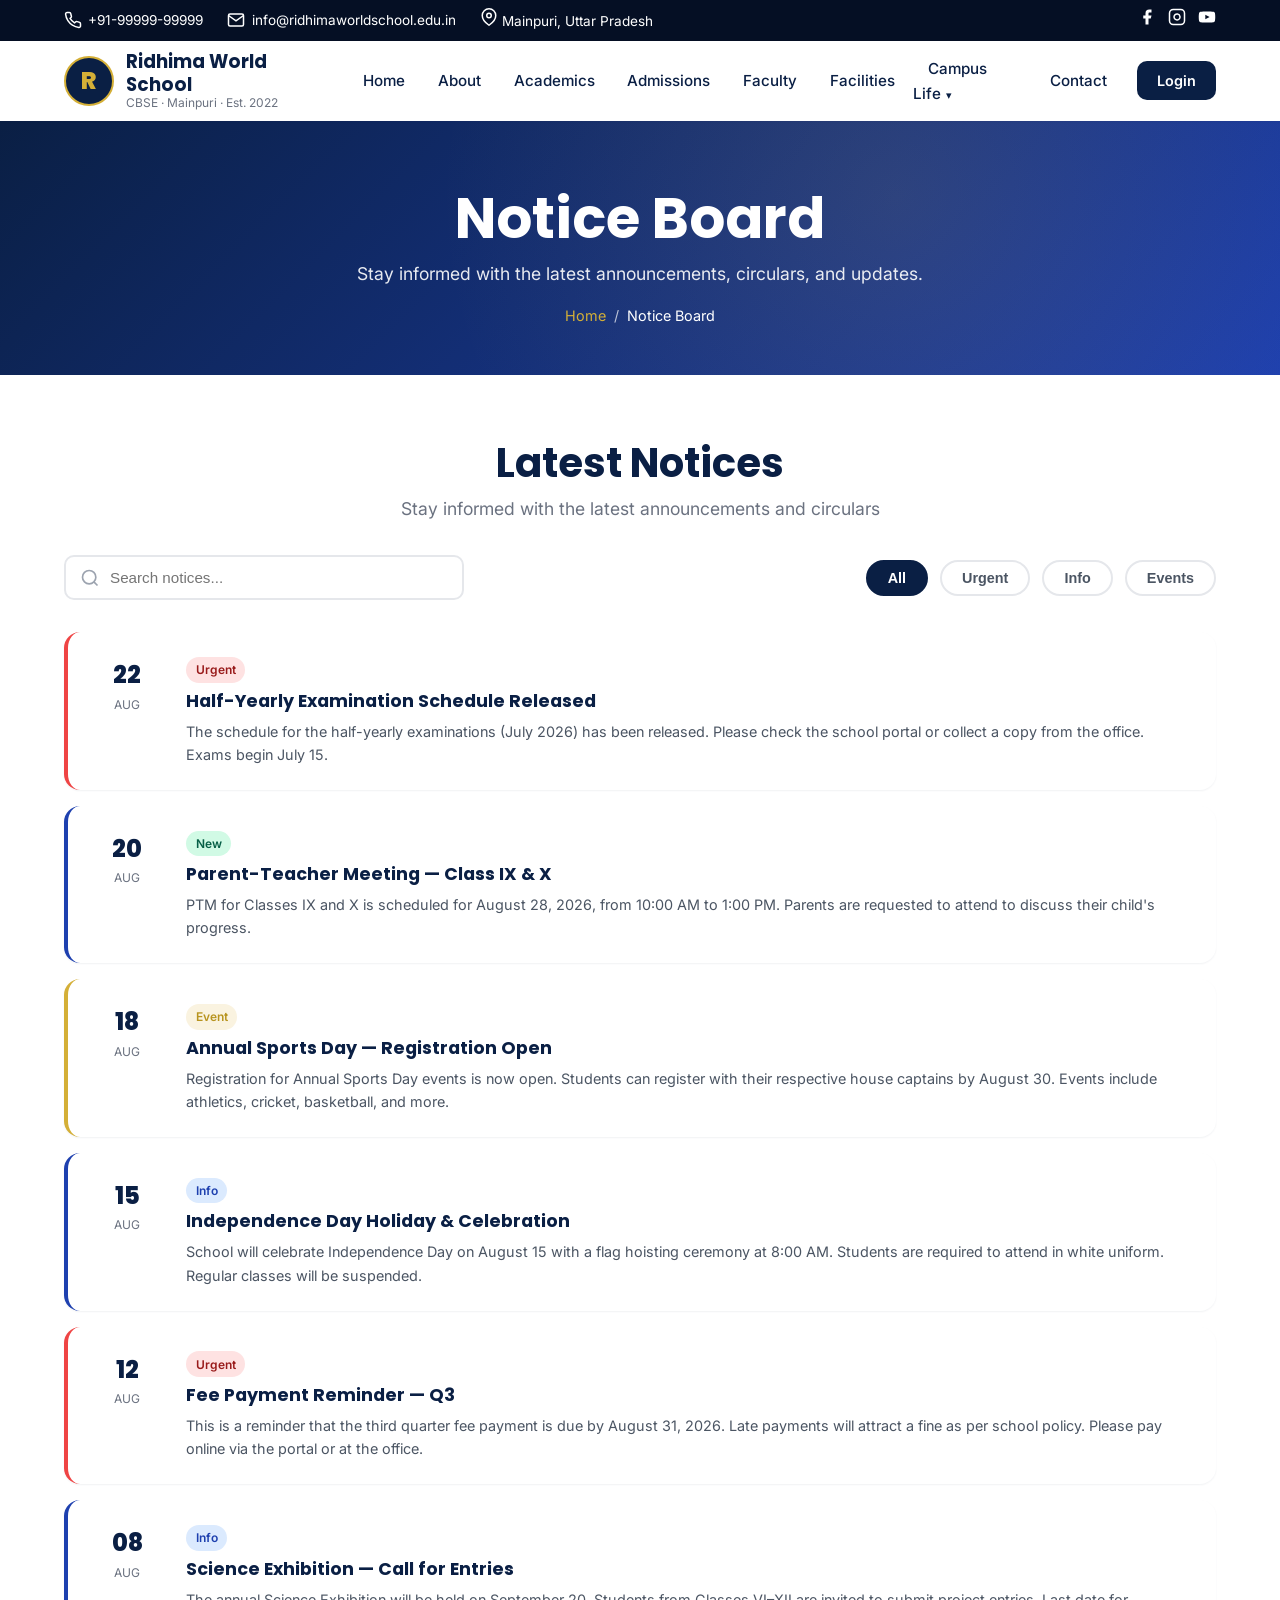
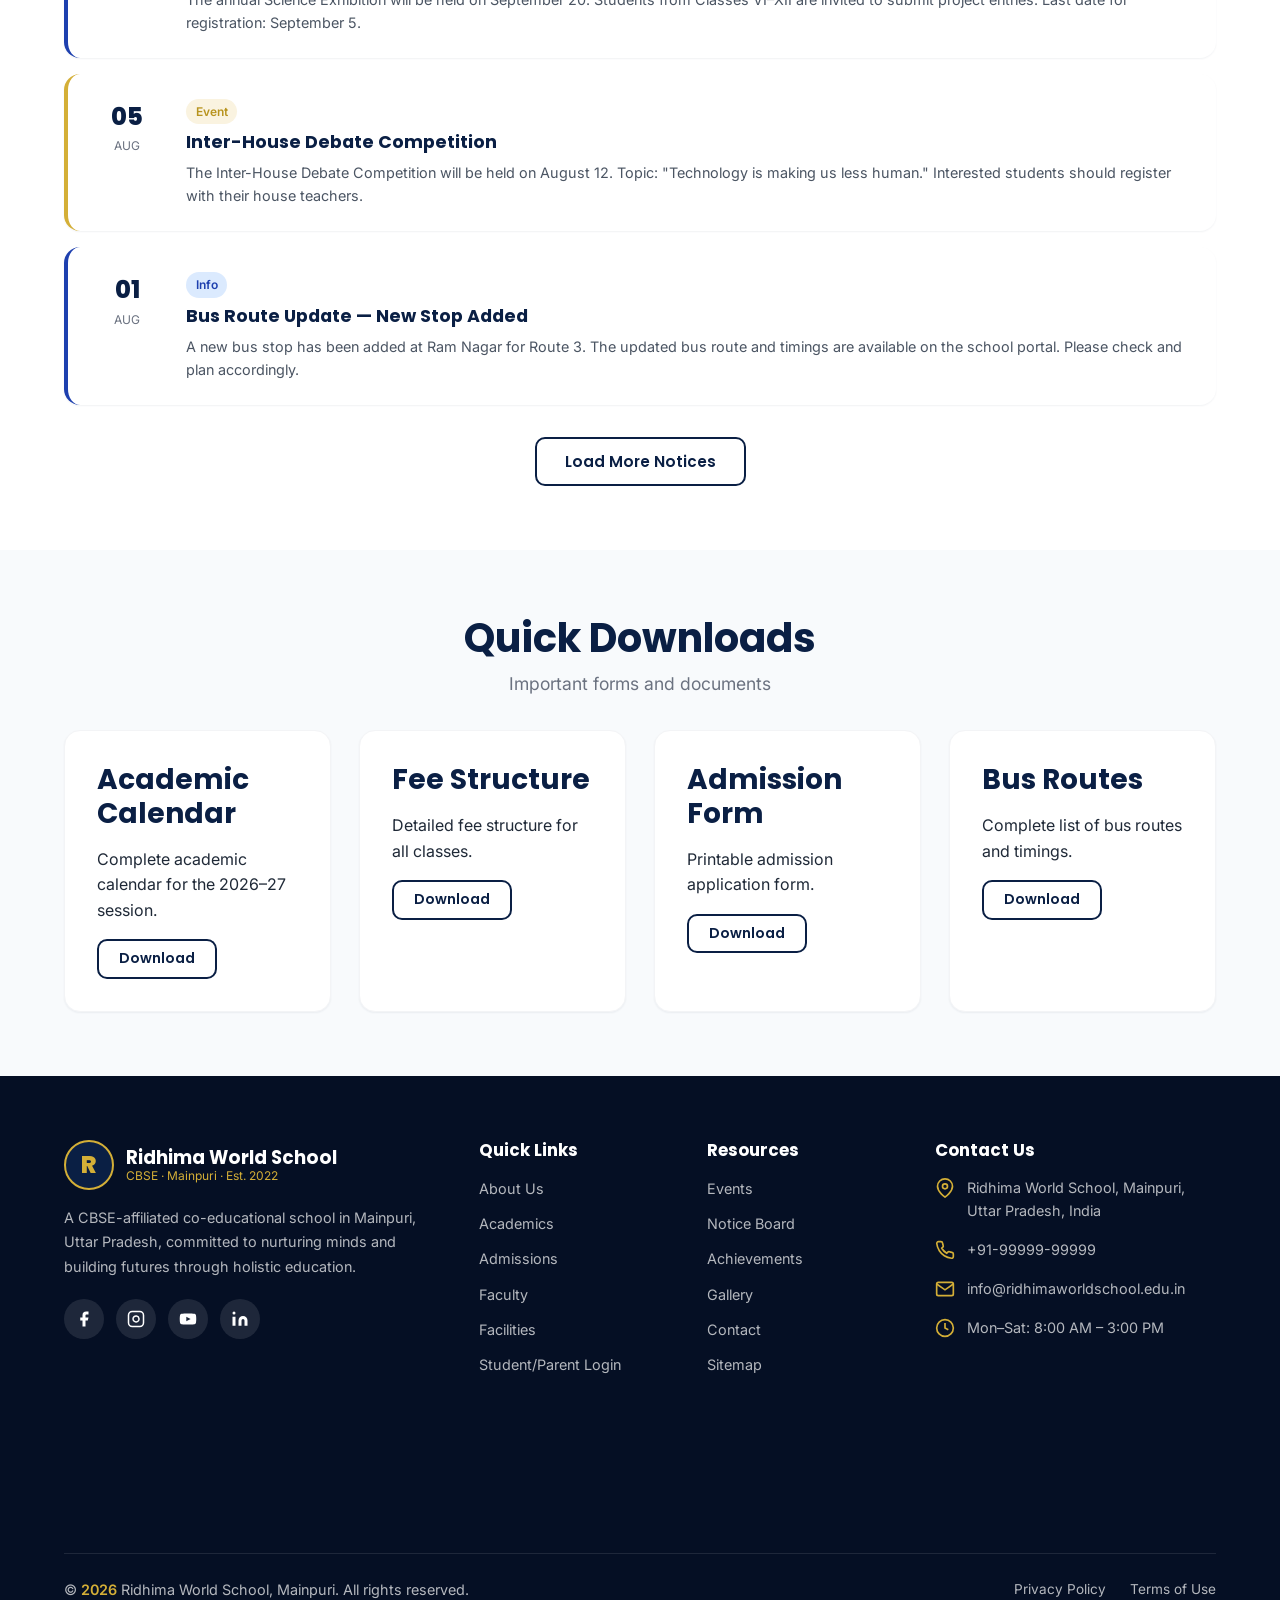
<file: notices.html>
<!DOCTYPE html>
<html lang="en">
<head>
  <meta charset="UTF-8">
  <meta name="viewport" content="width=device-width, initial-scale=1.0">
  <title>Notice Board | Ridhima World School, Mainpuri</title>
  <meta name="description" content="Latest notices, announcements, and circulars from Ridhima World School, Mainpuri.">
  <meta name="keywords" content="">
  <meta name="author" content="Ridhima World School">
  <meta name="robots" content="index, follow">
  <meta property="og:type" content="website">
  <meta property="og:site_name" content="Ridhima World School">
  <meta property="og:title" content="Notice Board | Ridhima World School, Mainpuri">
  <meta property="og:description" content="Latest notices, announcements, and circulars from Ridhima World School, Mainpuri.">
  <meta property="og:locale" content="en_IN">
  <link rel="icon" type="image/svg+xml" href="assets/favicon.svg">
  <link rel="apple-touch-icon" href="assets/favicon.svg">
  <link rel="preconnect" href="https://fonts.googleapis.com">
  <link rel="preconnect" href="https://fonts.gstatic.com" crossorigin>
  <link href="https://fonts.googleapis.com/css2?family=Inter:wght@400;500;600;700&family=Poppins:wght@500;600;700;800&display=swap" rel="stylesheet">
  <link rel="stylesheet" href="css/style.css">
</head>
<body>
  <a href="#main-content" class="skip-link">Skip to main content</a>
  <div class="topbar">
    <div class="container">
      <div class="topbar-info">
        <a href="tel:+919999999999"><svg class="icon-sm" viewBox="0 0 24 24" fill="none" stroke="currentColor" stroke-width="2"><path d="M22 16.92v3a2 2 0 0 1-2.18 2 19.79 19.79 0 0 1-8.63-3.07 19.5 19.5 0 0 1-6-6 19.79 19.79 0 0 1-3.07-8.67A2 2 0 0 1 4.11 2h3a2 2 0 0 1 2 1.72 12.84 12.84 0 0 0 .7 2.81 2 2 0 0 1-.45 2.11L8.09 9.91a16 16 0 0 0 6 6l1.27-1.27a2 2 0 0 1 2.11-.45 12.84 12.84 0 0 0 2.81.7A2 2 0 0 1 22 16.92z"/></svg> +91-99999-99999</a>
        <a href="mailto:info@ridhimaworldschool.edu.in"><svg class="icon-sm" viewBox="0 0 24 24" fill="none" stroke="currentColor" stroke-width="2"><path d="M4 4h16c1.1 0 2 .9 2 2v12c0 1.1-.9 2-2 2H4c-1.1 0-2-.9-2-2V6c0-1.1.9-2 2-2z"/><polyline points="22,6 12,13 2,6"/></svg> info@ridhimaworldschool.edu.in</a>
        <span><svg class="icon-sm" viewBox="0 0 24 24" fill="none" stroke="currentColor" stroke-width="2"><path d="M21 10c0 7-9 13-9 13s-9-6-9-13a9 9 0 0 1 18 0z"/><circle cx="12" cy="10" r="3"/></svg> Mainpuri, Uttar Pradesh</span>
      </div>
      <div class="topbar-social">
        <a href="#" aria-label="Facebook"><svg class="icon-sm" viewBox="0 0 24 24" fill="currentColor"><path d="M18 2h-3a5 5 0 0 0-5 5v3H7v4h3v8h4v-8h3l1-4h-4V7a1 1 0 0 1 1-1h3z"/></svg></a>
        <a href="#" aria-label="Instagram"><svg class="icon-sm" viewBox="0 0 24 24" fill="none" stroke="currentColor" stroke-width="2"><rect x="2" y="2" width="20" height="20" rx="5"/><path d="M16 11.37A4 4 0 1 1 12.63 8 4 4 0 0 1 16 11.37z"/><line x1="17.5" y1="6.5" x2="17.51" y2="6.5"/></svg></a>
        <a href="#" aria-label="YouTube"><svg class="icon-sm" viewBox="0 0 24 24" fill="currentColor"><path d="M23 12s0-3.5-.45-5.18a2.5 2.5 0 0 0-1.77-1.77C19.1 4.6 12 4.6 12 4.6s-7.1 0-8.78.45a2.5 2.5 0 0 0-1.77 1.77C1 8.5 1 12 1 12s0 3.5.45 5.18a2.5 2.5 0 0 0 1.77 1.77C4.9 19.4 12 19.4 12 19.4s7.1 0 8.78-.45a2.5 2.5 0 0 0 1.77-1.77C23 15.5 23 12 23 12zM9.75 15.02V8.98L15.5 12z"/></svg></a>
      </div>
    </div>
  </div>
  <header class="site-header">
    <div class="container">
      <div class="header-inner">
        <a href="index.html" class="logo-area" aria-label="Ridhima World School Home">
          <div class="logo" aria-hidden="true">R</div>
          <div class="logo-text">
            <span class="school-name">Ridhima World School</span>
            <span class="school-tag">CBSE · Mainpuri · Est. 2022</span>
          </div>
        </a>
        <nav class="main-nav" id="primary-nav" aria-label="Primary navigation">
          <a href="index.html">Home</a>
          <a href="about.html">About</a>
          <a href="academics.html">Academics</a>
          <a href="admissions.html">Admissions</a>
          <a href="faculty.html">Faculty</a>
          <a href="facilities.html">Facilities</a>
          <div class="has-dropdown">
            <a href="gallery.html">Campus Life</a>
            <div class="dropdown">
              <a href="gallery.html">Gallery</a>
              <a href="events.html">Events</a>
              <a href="notices.html" class="active">Notice Board</a>
              <a href="achievements.html">Achievements</a>
            </div>
          </div>
          <a href="contact.html">Contact</a>
        </nav>
        <div class="header-actions">
          <a href="portal.html" class="btn-login">Login</a>
        </div>
        <button class="menu-toggle" aria-label="Toggle menu" aria-expanded="false" aria-controls="primary-nav">
          <span></span><span></span><span></span>
        </button>
      </div>
    </div>
  </header>
  <main id="main-content">
    <section class="page-header">
      <div class="container">
        <h1>Notice Board</h1>
        <p>Stay informed with the latest announcements, circulars, and updates.</p>
        <div class="breadcrumb"><a href="index.html">Home</a> <span>/</span> Notice Board</div>
      </div>
    </section>
    <section class="section">
      <div class="container">
        <div class="section-title"><h2>Latest Notices</h2><p>Stay informed with the latest announcements and circulars</p></div>
        <div class="notice-toolbar">
          <div class="notice-search"><svg class="search-icon" viewBox="0 0 24 24" fill="none" stroke="currentColor" stroke-width="2"><circle cx="11" cy="11" r="8"/><line x1="21" y1="21" x2="16.65" y2="16.65"/></svg><input type="text" placeholder="Search notices..." aria-label="Search notices"></div>
          <div class="filter-bar notice-filters" style="margin-bottom:0;">
            <button class="filter-btn active" data-filter="all">All</button>
            <button class="filter-btn" data-filter="urgent">Urgent</button>
            <button class="filter-btn" data-filter="info">Info</button>
            <button class="filter-btn" data-filter="event">Events</button>
          </div>
        </div>
        <div class="notice-list">
          <div class="notice-card urgent" data-type="urgent"><div class="notice-date"><div class="day">22</div><div class="month">Aug</div></div><div class="notice-body"><span class="notice-badge urgent">Urgent</span><h4>Half-Yearly Examination Schedule Released</h4><p>The schedule for the half-yearly examinations (July 2026) has been released. Please check the school portal or collect a copy from the office. Exams begin July 15.</p></div></div>
          <div class="notice-card" data-type="info"><div class="notice-date"><div class="day">20</div><div class="month">Aug</div></div><div class="notice-body"><span class="notice-badge new">New</span><h4>Parent-Teacher Meeting — Class IX & X</h4><p>PTM for Classes IX and X is scheduled for August 28, 2026, from 10:00 AM to 1:00 PM. Parents are requested to attend to discuss their child's progress.</p></div></div>
          <div class="notice-card event" data-type="event"><div class="notice-date"><div class="day">18</div><div class="month">Aug</div></div><div class="notice-body"><span class="notice-badge event">Event</span><h4>Annual Sports Day — Registration Open</h4><p>Registration for Annual Sports Day events is now open. Students can register with their respective house captains by August 30. Events include athletics, cricket, basketball, and more.</p></div></div>
          <div class="notice-card" data-type="info"><div class="notice-date"><div class="day">15</div><div class="month">Aug</div></div><div class="notice-body"><span class="notice-badge info">Info</span><h4>Independence Day Holiday & Celebration</h4><p>School will celebrate Independence Day on August 15 with a flag hoisting ceremony at 8:00 AM. Students are required to attend in white uniform. Regular classes will be suspended.</p></div></div>
          <div class="notice-card urgent" data-type="urgent"><div class="notice-date"><div class="day">12</div><div class="month">Aug</div></div><div class="notice-body"><span class="notice-badge urgent">Urgent</span><h4>Fee Payment Reminder — Q3</h4><p>This is a reminder that the third quarter fee payment is due by August 31, 2026. Late payments will attract a fine as per school policy. Please pay online via the portal or at the office.</p></div></div>
          <div class="notice-card" data-type="info"><div class="notice-date"><div class="day">08</div><div class="month">Aug</div></div><div class="notice-body"><span class="notice-badge info">Info</span><h4>Science Exhibition — Call for Entries</h4><p>The annual Science Exhibition will be held on September 20. Students from Classes VI–XII are invited to submit project entries. Last date for registration: September 5.</p></div></div>
          <div class="notice-card event" data-type="event"><div class="notice-date"><div class="day">05</div><div class="month">Aug</div></div><div class="notice-body"><span class="notice-badge event">Event</span><h4>Inter-House Debate Competition</h4><p>The Inter-House Debate Competition will be held on August 12. Topic: "Technology is making us less human." Interested students should register with their house teachers.</p></div></div>
          <div class="notice-card" data-type="info"><div class="notice-date"><div class="day">01</div><div class="month">Aug</div></div><div class="notice-body"><span class="notice-badge info">Info</span><h4>Bus Route Update — New Stop Added</h4><p>A new bus stop has been added at Ram Nagar for Route 3. The updated bus route and timings are available on the school portal. Please check and plan accordingly.</p></div></div>
        </div>
        <div class="text-center" style="margin-top:2rem;"><button class="btn btn-outline">Load More Notices</button></div>
      </div>
    </section>
    <section class="section bg-light">
      <div class="container">
        <div class="section-title"><h2>Quick Downloads</h2><p>Important forms and documents</p></div>
        <div class="programs-grid">
          <div class="info-card fade-in"><h3>Academic Calendar</h3><p>Complete academic calendar for the 2026–27 session.</p><a href="#" class="btn btn-sm btn-outline">Download</a></div>
          <div class="info-card fade-in"><h3>Fee Structure</h3><p>Detailed fee structure for all classes.</p><a href="#" class="btn btn-sm btn-outline">Download</a></div>
          <div class="info-card fade-in"><h3>Admission Form</h3><p>Printable admission application form.</p><a href="#" class="btn btn-sm btn-outline">Download</a></div>
          <div class="info-card fade-in"><h3>Bus Routes</h3><p>Complete list of bus routes and timings.</p><a href="#" class="btn btn-sm btn-outline">Download</a></div>
        </div>
      </div>
    </section>
  </main>
  <footer class="site-footer">
    <div class="container">
      <div class="footer-grid">
        <div class="footer-brand">
          <div class="logo-area"><div class="logo" aria-hidden="true">R</div><div class="logo-text"><span class="school-name">Ridhima World School</span><span class="school-tag">CBSE · Mainpuri · Est. 2022</span></div></div>
          <p>A CBSE-affiliated co-educational school in Mainpuri, Uttar Pradesh, committed to nurturing minds and building futures through holistic education.</p>
          <div class="footer-social">
            <a href="#" aria-label="Facebook"><svg class="icon-sm" viewBox="0 0 24 24" fill="currentColor"><path d="M18 2h-3a5 5 0 0 0-5 5v3H7v4h3v8h4v-8h3l1-4h-4V7a1 1 0 0 1 1-1h3z"/></svg></a>
            <a href="#" aria-label="Instagram"><svg class="icon-sm" viewBox="0 0 24 24" fill="none" stroke="currentColor" stroke-width="2"><rect x="2" y="2" width="20" height="20" rx="5"/><path d="M16 11.37A4 4 0 1 1 12.63 8 4 4 0 0 1 16 11.37z"/><line x1="17.5" y1="6.5" x2="17.51" y2="6.5"/></svg></a>
            <a href="#" aria-label="YouTube"><svg class="icon-sm" viewBox="0 0 24 24" fill="currentColor"><path d="M23 12s0-3.5-.45-5.18a2.5 2.5 0 0 0-1.77-1.77C19.1 4.6 12 4.6 12 4.6s-7.1 0-8.78.45a2.5 2.5 0 0 0-1.77 1.77C1 8.5 1 12 1 12s0 3.5.45 5.18a2.5 2.5 0 0 0 1.77 1.77C4.9 19.4 12 19.4 12 19.4s7.1 0 8.78-.45a2.5 2.5 0 0 0 1.77-1.77C23 15.5 23 12 23 12zM9.75 15.02V8.98L15.5 12z"/></svg></a>
            <a href="#" aria-label="LinkedIn"><svg class="icon-sm" viewBox="0 0 24 24" fill="currentColor"><path d="M16 8a6 6 0 0 1 6 6v7h-4v-7a2 2 0 0 0-4 0v7h-4v-7a6 6 0 0 1 6-6zM2 9h4v12H2zM4 2a2 2 0 1 1 0 4 2 2 0 0 1 0-4z"/></svg></a>
          </div>
        </div>
        <div class="footer-col"><h5>Quick Links</h5><ul><li><a href="about.html">About Us</a></li><li><a href="academics.html">Academics</a></li><li><a href="admissions.html">Admissions</a></li><li><a href="faculty.html">Faculty</a></li><li><a href="facilities.html">Facilities</a></li><li><a href="portal.html">Student/Parent Login</a></li></ul></div>
        <div class="footer-col"><h5>Resources</h5><ul><li><a href="events.html">Events</a></li><li><a href="notices.html">Notice Board</a></li><li><a href="achievements.html">Achievements</a></li><li><a href="gallery.html">Gallery</a></li><li><a href="contact.html">Contact</a></li><li><a href="sitemap.xml">Sitemap</a></li></ul></div>
        <div class="footer-col">
          <h5>Contact Us</h5>
          <div class="footer-contact-item"><svg class="icon-sm" viewBox="0 0 24 24" fill="none" stroke="currentColor" stroke-width="2"><path d="M21 10c0 7-9 13-9 13s-9-6-9-13a9 9 0 0 1 18 0z"/><circle cx="12" cy="10" r="3"/></svg><span>Ridhima World School, Mainpuri, Uttar Pradesh, India</span></div>
          <div class="footer-contact-item"><svg class="icon-sm" viewBox="0 0 24 24" fill="none" stroke="currentColor" stroke-width="2"><path d="M22 16.92v3a2 2 0 0 1-2.18 2 19.79 19.79 0 0 1-8.63-3.07 19.5 19.5 0 0 1-6-6 19.79 19.79 0 0 1-3.07-8.67A2 2 0 0 1 4.11 2h3a2 2 0 0 1 2 1.72 12.84 12.84 0 0 0 .7 2.81 2 2 0 0 1-.45 2.11L8.09 9.91a16 16 0 0 0 6 6l1.27-1.27a2 2 0 0 1 2.11-.45 12.84 12.84 0 0 0 2.81.7A2 2 0 0 1 22 16.92z"/></svg><span>+91-99999-99999</span></div>
          <div class="footer-contact-item"><svg class="icon-sm" viewBox="0 0 24 24" fill="none" stroke="currentColor" stroke-width="2"><path d="M4 4h16c1.1 0 2 .9 2 2v12c0 1.1-.9 2-2 2H4c-1.1 0-2-.9-2-2V6c0-1.1.9-2 2-2z"/><polyline points="22,6 12,13 2,6"/></svg><span>info@ridhimaworldschool.edu.in</span></div>
          <div class="footer-contact-item"><svg class="icon-sm" viewBox="0 0 24 24" fill="none" stroke="currentColor" stroke-width="2"><circle cx="12" cy="12" r="10"/><polyline points="12 6 12 12 16 14"/></svg><span>Mon–Sat: 8:00 AM – 3:00 PM</span></div>
          <div class="footer-map"><iframe src="https://www.google.com/maps/embed?pb=!1m18!1m12!1m3!1d3540.9!2d79.0266!3d27.2316!2m3!1f0!2f0!3f0!3m2!1i1024!2i768!4f13.1!3m3!1m2!1s0x397489e1a1c1c1c1%3A0x0!2sMainpuri%2C%20Uttar%20Pradesh!5e0!3m2!1sen!2sin!4v1700000000000" loading="lazy" title="School location on Google Maps"></iframe></div>
        </div>
      </div>
      <div class="footer-bottom">
        <p>&copy; <span class="current-year">2026</span> Ridhima World School, Mainpuri. All rights reserved.</p>
        <div class="footer-bottom-links"><a href="#">Privacy Policy</a><a href="#">Terms of Use</a></div>
      </div>
    </div>
  </footer>
  <button class="scroll-top" aria-label="Scroll to top"><svg class="icon-svg" viewBox="0 0 24 24"><polyline points="18 15 12 9 6 15"/></svg></button>
  <div class="lightbox" role="dialog" aria-label="Image viewer" aria-modal="true">
    <button class="lightbox-close" aria-label="Close">&times;</button>
    <button class="lightbox-nav lightbox-prev" aria-label="Previous image">&#8249;</button>
    <div class="lightbox-content"><div class="lightbox-placeholder"><svg width="48" height="48" viewBox="0 0 24 24" fill="currentColor"><path d="M3 3h18v18H3z" opacity="0.3"/></svg></div></div>
    <button class="lightbox-nav lightbox-next" aria-label="Next image">&#8250;</button>
  </div>
  <script src="js/script.js"></script>
</body>
</html>
</file>
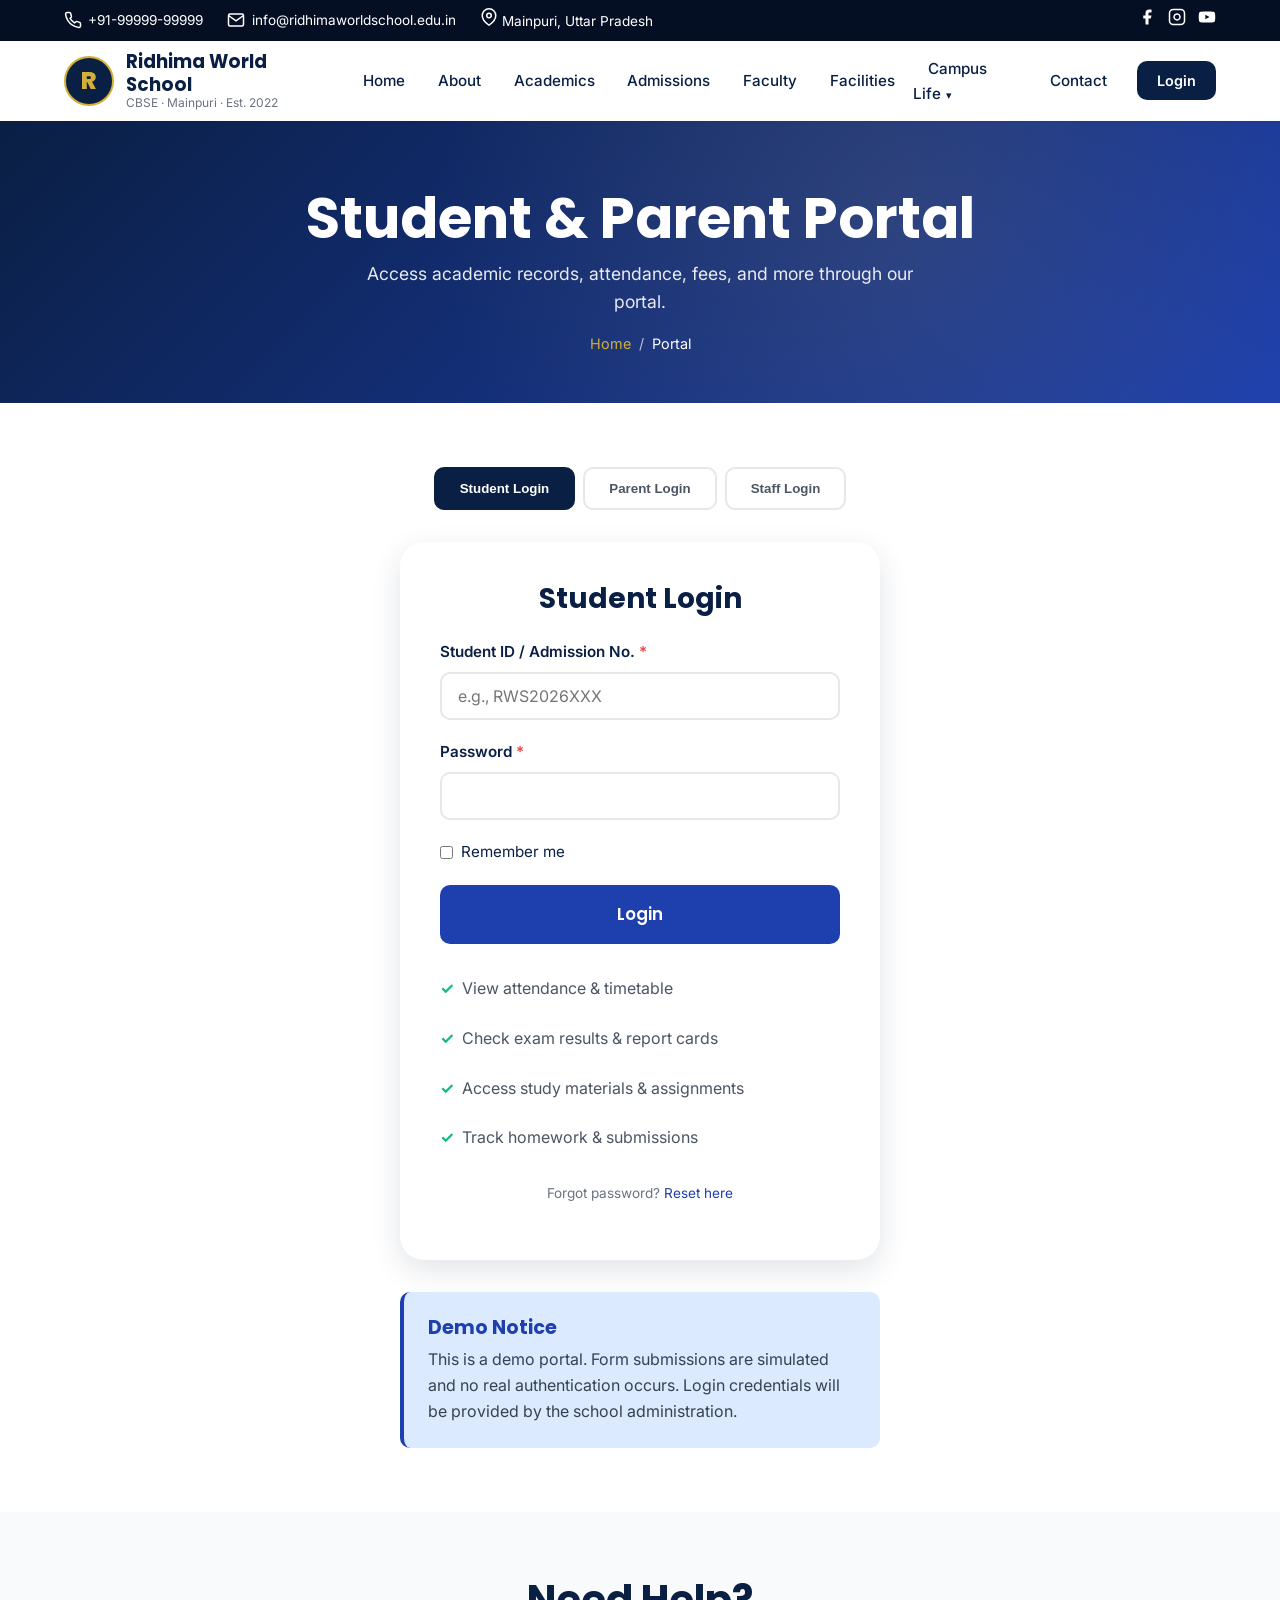
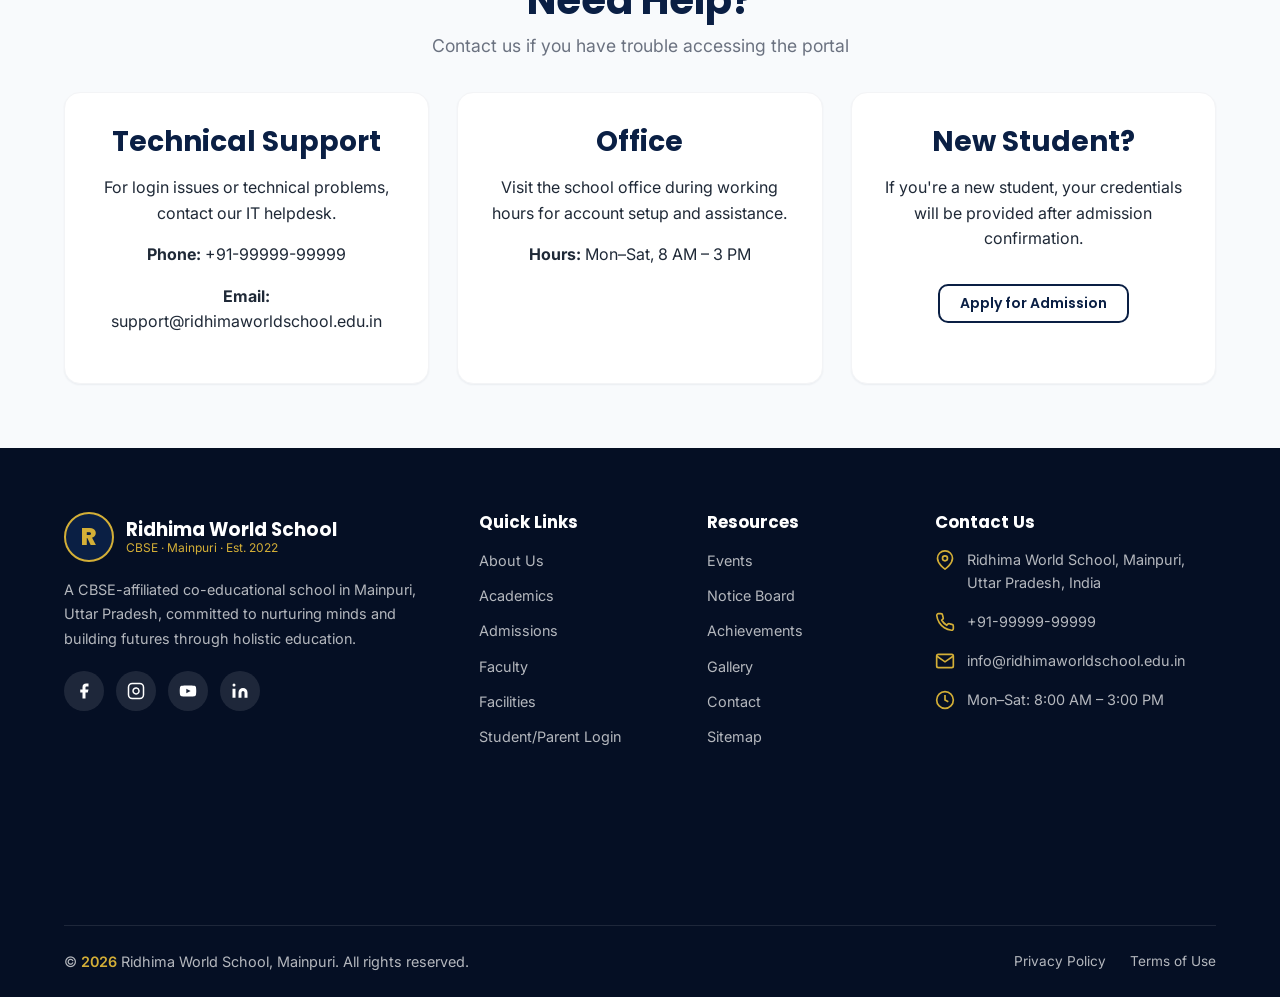
<file: portal.html>
<!DOCTYPE html>
<html lang="en">
<head>
  <meta charset="UTF-8">
  <meta name="viewport" content="width=device-width, initial-scale=1.0">
  <title>Portal | Ridhima World School, Mainpuri</title>
  <meta name="description" content="Student, parent, and staff login portal for Ridhima World School, Mainpuri.">
  <meta name="keywords" content="">
  <meta name="author" content="Ridhima World School">
  <meta name="robots" content="index, follow">
  <meta property="og:type" content="website">
  <meta property="og:site_name" content="Ridhima World School">
  <meta property="og:title" content="Portal | Ridhima World School, Mainpuri">
  <meta property="og:description" content="Student, parent, and staff login portal for Ridhima World School, Mainpuri.">
  <meta property="og:locale" content="en_IN">
  <link rel="icon" type="image/svg+xml" href="assets/favicon.svg">
  <link rel="apple-touch-icon" href="assets/favicon.svg">
  <link rel="preconnect" href="https://fonts.googleapis.com">
  <link rel="preconnect" href="https://fonts.gstatic.com" crossorigin>
  <link href="https://fonts.googleapis.com/css2?family=Inter:wght@400;500;600;700&family=Poppins:wght@500;600;700;800&display=swap" rel="stylesheet">
  <link rel="stylesheet" href="css/style.css">
</head>
<body>
  <a href="#main-content" class="skip-link">Skip to main content</a>
  <div class="topbar">
    <div class="container">
      <div class="topbar-info">
        <a href="tel:+919999999999"><svg class="icon-sm" viewBox="0 0 24 24" fill="none" stroke="currentColor" stroke-width="2"><path d="M22 16.92v3a2 2 0 0 1-2.18 2 19.79 19.79 0 0 1-8.63-3.07 19.5 19.5 0 0 1-6-6 19.79 19.79 0 0 1-3.07-8.67A2 2 0 0 1 4.11 2h3a2 2 0 0 1 2 1.72 12.84 12.84 0 0 0 .7 2.81 2 2 0 0 1-.45 2.11L8.09 9.91a16 16 0 0 0 6 6l1.27-1.27a2 2 0 0 1 2.11-.45 12.84 12.84 0 0 0 2.81.7A2 2 0 0 1 22 16.92z"/></svg> +91-99999-99999</a>
        <a href="mailto:info@ridhimaworldschool.edu.in"><svg class="icon-sm" viewBox="0 0 24 24" fill="none" stroke="currentColor" stroke-width="2"><path d="M4 4h16c1.1 0 2 .9 2 2v12c0 1.1-.9 2-2 2H4c-1.1 0-2-.9-2-2V6c0-1.1.9-2 2-2z"/><polyline points="22,6 12,13 2,6"/></svg> info@ridhimaworldschool.edu.in</a>
        <span><svg class="icon-sm" viewBox="0 0 24 24" fill="none" stroke="currentColor" stroke-width="2"><path d="M21 10c0 7-9 13-9 13s-9-6-9-13a9 9 0 0 1 18 0z"/><circle cx="12" cy="10" r="3"/></svg> Mainpuri, Uttar Pradesh</span>
      </div>
      <div class="topbar-social">
        <a href="#" aria-label="Facebook"><svg class="icon-sm" viewBox="0 0 24 24" fill="currentColor"><path d="M18 2h-3a5 5 0 0 0-5 5v3H7v4h3v8h4v-8h3l1-4h-4V7a1 1 0 0 1 1-1h3z"/></svg></a>
        <a href="#" aria-label="Instagram"><svg class="icon-sm" viewBox="0 0 24 24" fill="none" stroke="currentColor" stroke-width="2"><rect x="2" y="2" width="20" height="20" rx="5"/><path d="M16 11.37A4 4 0 1 1 12.63 8 4 4 0 0 1 16 11.37z"/><line x1="17.5" y1="6.5" x2="17.51" y2="6.5"/></svg></a>
        <a href="#" aria-label="YouTube"><svg class="icon-sm" viewBox="0 0 24 24" fill="currentColor"><path d="M23 12s0-3.5-.45-5.18a2.5 2.5 0 0 0-1.77-1.77C19.1 4.6 12 4.6 12 4.6s-7.1 0-8.78.45a2.5 2.5 0 0 0-1.77 1.77C1 8.5 1 12 1 12s0 3.5.45 5.18a2.5 2.5 0 0 0 1.77 1.77C4.9 19.4 12 19.4 12 19.4s7.1 0 8.78-.45a2.5 2.5 0 0 0 1.77-1.77C23 15.5 23 12 23 12zM9.75 15.02V8.98L15.5 12z"/></svg></a>
      </div>
    </div>
  </div>
  <header class="site-header">
    <div class="container">
      <div class="header-inner">
        <a href="index.html" class="logo-area" aria-label="Ridhima World School Home">
          <div class="logo" aria-hidden="true">R</div>
          <div class="logo-text">
            <span class="school-name">Ridhima World School</span>
            <span class="school-tag">CBSE · Mainpuri · Est. 2022</span>
          </div>
        </a>
        <nav class="main-nav" id="primary-nav" aria-label="Primary navigation">
          <a href="index.html">Home</a>
          <a href="about.html">About</a>
          <a href="academics.html">Academics</a>
          <a href="admissions.html">Admissions</a>
          <a href="faculty.html">Faculty</a>
          <a href="facilities.html">Facilities</a>
          <div class="has-dropdown">
            <a href="gallery.html">Campus Life</a>
            <div class="dropdown">
              <a href="gallery.html">Gallery</a>
              <a href="events.html">Events</a>
              <a href="notices.html">Notice Board</a>
              <a href="achievements.html">Achievements</a>
            </div>
          </div>
          <a href="contact.html">Contact</a>
        </nav>
        <div class="header-actions">
          <a href="portal.html" class="btn-login active">Login</a>
        </div>
        <button class="menu-toggle" aria-label="Toggle menu" aria-expanded="false" aria-controls="primary-nav">
          <span></span><span></span><span></span>
        </button>
      </div>
    </div>
  </header>
  <main id="main-content">
    <section class="page-header">
      <div class="container">
        <h1>Student & Parent Portal</h1>
        <p>Access academic records, attendance, fees, and more through our portal.</p>
        <div class="breadcrumb"><a href="index.html">Home</a> <span>/</span> Portal</div>
      </div>
    </section>
    <section class="section">
      <div class="container">
        <div class="portal-tabs">
          <button class="portal-tab active" data-tab="student">Student Login</button>
          <button class="portal-tab" data-tab="parent">Parent Login</button>
          <button class="portal-tab" data-tab="staff">Staff Login</button>
        </div>
        <div class="portal-content">
          <div class="portal-panel active" id="panel-student">
            <h3>Student Login</h3>
            <form data-demo>
              <div class="form-group"><label>Student ID / Admission No. <span class="required">*</span></label><input type="text" class="form-control" name="student_id" required placeholder="e.g., RWS2026XXX"></div>
              <div class="form-group"><label>Password <span class="required">*</span></label><input type="password" class="form-control" name="password" required></div>
              <div class="form-group"><label style="display:flex;align-items:center;gap:0.5rem;font-weight:400;"><input type="checkbox" name="remember"> Remember me</label></div>
              <button type="submit" class="btn btn-primary btn-lg" style="width:100%;">Login</button>
            </form>
            <ul class="portal-features">
              <li>View attendance & timetable</li>
              <li>Check exam results & report cards</li>
              <li>Access study materials & assignments</li>
              <li>Track homework & submissions</li>
            </ul>
            <p class="portal-note">Forgot password? <a href="#">Reset here</a></p>
          </div>
          <div class="portal-panel" id="panel-parent">
            <h3>Parent Login</h3>
            <form data-demo>
              <div class="form-group"><label>Parent ID / Registered Mobile <span class="required">*</span></label><input type="text" class="form-control" name="parent_id" required placeholder="Mobile number or Parent ID"></div>
              <div class="form-group"><label>Password <span class="required">*</span></label><input type="password" class="form-control" name="password" required></div>
              <div class="form-group"><label style="display:flex;align-items:center;gap:0.5rem;font-weight:400;"><input type="checkbox" name="remember"> Remember me</label></div>
              <button type="submit" class="btn btn-primary btn-lg" style="width:100%;">Login</button>
            </form>
            <ul class="portal-features">
              <li>Track child's attendance & progress</li>
              <li>Pay fees online</li>
              <li>View notices & circulars</li>
              <li>Communicate with teachers</li>
            </ul>
            <p class="portal-note">Forgot password? <a href="#">Reset here</a></p>
          </div>
          <div class="portal-panel" id="panel-staff">
            <h3>Staff Login</h3>
            <form data-demo>
              <div class="form-group"><label>Employee ID <span class="required">*</span></label><input type="text" class="form-control" name="staff_id" required placeholder="e.g., RWS-EMP-XXX"></div>
              <div class="form-group"><label>Password <span class="required">*</span></label><input type="password" class="form-control" name="password" required></div>
              <div class="form-group"><label style="display:flex;align-items:center;gap:0.5rem;font-weight:400;"><input type="checkbox" name="remember"> Remember me</label></div>
              <button type="submit" class="btn btn-primary btn-lg" style="width:100%;">Login</button>
            </form>
            <ul class="portal-features">
              <li>Manage attendance & grades</li>
              <li>Upload assignments & study material</li>
              <li>Post notices for classes</li>
              <li>Access teaching resources</li>
            </ul>
            <p class="portal-note">Forgot password? <a href="#">Reset here</a></p>
          </div>
        </div>
        <div class="callout" style="max-width:480px;margin:2rem auto 0;">
          <h4>Demo Notice</h4>
          <p>This is a demo portal. Form submissions are simulated and no real authentication occurs. Login credentials will be provided by the school administration.</p>
        </div>
      </div>
    </section>
    <section class="section bg-light">
      <div class="container">
        <div class="section-title"><h2>Need Help?</h2><p>Contact us if you have trouble accessing the portal</p></div>
        <div class="programs-grid">
          <div class="info-card fade-in text-center"><h3>Technical Support</h3><p>For login issues or technical problems, contact our IT helpdesk.</p><p><strong>Phone:</strong> +91-99999-99999</p><p><strong>Email:</strong> support@ridhimaworldschool.edu.in</p></div>
          <div class="info-card fade-in text-center"><h3>Office</h3><p>Visit the school office during working hours for account setup and assistance.</p><p><strong>Hours:</strong> Mon–Sat, 8 AM – 3 PM</p></div>
          <div class="info-card fade-in text-center"><h3>New Student?</h3><p>If you're a new student, your credentials will be provided after admission confirmation.</p><a href="admissions.html" class="btn btn-outline btn-sm mt-2">Apply for Admission</a></div>
        </div>
      </div>
    </section>
  </main>
  <footer class="site-footer">
    <div class="container">
      <div class="footer-grid">
        <div class="footer-brand">
          <div class="logo-area"><div class="logo" aria-hidden="true">R</div><div class="logo-text"><span class="school-name">Ridhima World School</span><span class="school-tag">CBSE · Mainpuri · Est. 2022</span></div></div>
          <p>A CBSE-affiliated co-educational school in Mainpuri, Uttar Pradesh, committed to nurturing minds and building futures through holistic education.</p>
          <div class="footer-social">
            <a href="#" aria-label="Facebook"><svg class="icon-sm" viewBox="0 0 24 24" fill="currentColor"><path d="M18 2h-3a5 5 0 0 0-5 5v3H7v4h3v8h4v-8h3l1-4h-4V7a1 1 0 0 1 1-1h3z"/></svg></a>
            <a href="#" aria-label="Instagram"><svg class="icon-sm" viewBox="0 0 24 24" fill="none" stroke="currentColor" stroke-width="2"><rect x="2" y="2" width="20" height="20" rx="5"/><path d="M16 11.37A4 4 0 1 1 12.63 8 4 4 0 0 1 16 11.37z"/><line x1="17.5" y1="6.5" x2="17.51" y2="6.5"/></svg></a>
            <a href="#" aria-label="YouTube"><svg class="icon-sm" viewBox="0 0 24 24" fill="currentColor"><path d="M23 12s0-3.5-.45-5.18a2.5 2.5 0 0 0-1.77-1.77C19.1 4.6 12 4.6 12 4.6s-7.1 0-8.78.45a2.5 2.5 0 0 0-1.77 1.77C1 8.5 1 12 1 12s0 3.5.45 5.18a2.5 2.5 0 0 0 1.77 1.77C4.9 19.4 12 19.4 12 19.4s7.1 0 8.78-.45a2.5 2.5 0 0 0 1.77-1.77C23 15.5 23 12 23 12zM9.75 15.02V8.98L15.5 12z"/></svg></a>
            <a href="#" aria-label="LinkedIn"><svg class="icon-sm" viewBox="0 0 24 24" fill="currentColor"><path d="M16 8a6 6 0 0 1 6 6v7h-4v-7a2 2 0 0 0-4 0v7h-4v-7a6 6 0 0 1 6-6zM2 9h4v12H2zM4 2a2 2 0 1 1 0 4 2 2 0 0 1 0-4z"/></svg></a>
          </div>
        </div>
        <div class="footer-col"><h5>Quick Links</h5><ul><li><a href="about.html">About Us</a></li><li><a href="academics.html">Academics</a></li><li><a href="admissions.html">Admissions</a></li><li><a href="faculty.html">Faculty</a></li><li><a href="facilities.html">Facilities</a></li><li><a href="portal.html">Student/Parent Login</a></li></ul></div>
        <div class="footer-col"><h5>Resources</h5><ul><li><a href="events.html">Events</a></li><li><a href="notices.html">Notice Board</a></li><li><a href="achievements.html">Achievements</a></li><li><a href="gallery.html">Gallery</a></li><li><a href="contact.html">Contact</a></li><li><a href="sitemap.xml">Sitemap</a></li></ul></div>
        <div class="footer-col">
          <h5>Contact Us</h5>
          <div class="footer-contact-item"><svg class="icon-sm" viewBox="0 0 24 24" fill="none" stroke="currentColor" stroke-width="2"><path d="M21 10c0 7-9 13-9 13s-9-6-9-13a9 9 0 0 1 18 0z"/><circle cx="12" cy="10" r="3"/></svg><span>Ridhima World School, Mainpuri, Uttar Pradesh, India</span></div>
          <div class="footer-contact-item"><svg class="icon-sm" viewBox="0 0 24 24" fill="none" stroke="currentColor" stroke-width="2"><path d="M22 16.92v3a2 2 0 0 1-2.18 2 19.79 19.79 0 0 1-8.63-3.07 19.5 19.5 0 0 1-6-6 19.79 19.79 0 0 1-3.07-8.67A2 2 0 0 1 4.11 2h3a2 2 0 0 1 2 1.72 12.84 12.84 0 0 0 .7 2.81 2 2 0 0 1-.45 2.11L8.09 9.91a16 16 0 0 0 6 6l1.27-1.27a2 2 0 0 1 2.11-.45 12.84 12.84 0 0 0 2.81.7A2 2 0 0 1 22 16.92z"/></svg><span>+91-99999-99999</span></div>
          <div class="footer-contact-item"><svg class="icon-sm" viewBox="0 0 24 24" fill="none" stroke="currentColor" stroke-width="2"><path d="M4 4h16c1.1 0 2 .9 2 2v12c0 1.1-.9 2-2 2H4c-1.1 0-2-.9-2-2V6c0-1.1.9-2 2-2z"/><polyline points="22,6 12,13 2,6"/></svg><span>info@ridhimaworldschool.edu.in</span></div>
          <div class="footer-contact-item"><svg class="icon-sm" viewBox="0 0 24 24" fill="none" stroke="currentColor" stroke-width="2"><circle cx="12" cy="12" r="10"/><polyline points="12 6 12 12 16 14"/></svg><span>Mon–Sat: 8:00 AM – 3:00 PM</span></div>
          <div class="footer-map"><iframe src="https://www.google.com/maps/embed?pb=!1m18!1m12!1m3!1d3540.9!2d79.0266!3d27.2316!2m3!1f0!2f0!3f0!3m2!1i1024!2i768!4f13.1!3m3!1m2!1s0x397489e1a1c1c1c1%3A0x0!2sMainpuri%2C%20Uttar%20Pradesh!5e0!3m2!1sen!2sin!4v1700000000000" loading="lazy" title="School location on Google Maps"></iframe></div>
        </div>
      </div>
      <div class="footer-bottom">
        <p>&copy; <span class="current-year">2026</span> Ridhima World School, Mainpuri. All rights reserved.</p>
        <div class="footer-bottom-links"><a href="#">Privacy Policy</a><a href="#">Terms of Use</a></div>
      </div>
    </div>
  </footer>
  <button class="scroll-top" aria-label="Scroll to top"><svg class="icon-svg" viewBox="0 0 24 24"><polyline points="18 15 12 9 6 15"/></svg></button>
  <div class="lightbox" role="dialog" aria-label="Image viewer" aria-modal="true">
    <button class="lightbox-close" aria-label="Close">&times;</button>
    <button class="lightbox-nav lightbox-prev" aria-label="Previous image">&#8249;</button>
    <div class="lightbox-content"><div class="lightbox-placeholder"><svg width="48" height="48" viewBox="0 0 24 24" fill="currentColor"><path d="M3 3h18v18H3z" opacity="0.3"/></svg></div></div>
    <button class="lightbox-nav lightbox-next" aria-label="Next image">&#8250;</button>
  </div>
  <script src="js/script.js"></script>
</body>
</html>
</file>
<file: css/style.css>
/* ============================================================
   Ridhima World School — Design System
   Palette: Navy / Blue / Gold / White
   ============================================================ */

/* ---------- Design Tokens ---------- */
:root {
  /* Colors */
  --navy: #0a1f44;
  --navy-light: #142a56;
  --navy-dark: #050f24;
  --blue: #1e40af;
  --blue-light: #3b82f6;
  --blue-lighter: #60a5fa;
  --blue-pale: #dbeafe;
  --gold: #d4af37;
  --gold-light: #e6c558;
  --gold-dark: #b8941f;
  --gold-pale: #faf3e0;
  --white: #ffffff;
  --off-white: #f8fafc;
  --gray-50: #f9fafb;
  --gray-100: #f3f4f6;
  --gray-200: #e5e7eb;
  --gray-300: #d1d5db;
  --gray-400: #9ca3af;
  --gray-500: #6b7280;
  --gray-600: #4b5563;
  --gray-700: #374151;
  --gray-800: #1f2937;
  --gray-900: #111827;
  --success: #10b981;
  --success-light: #d1fae5;
  --danger: #ef4444;
  --danger-light: #fee2e2;
  --warning: #f59e0b;
  --info: #3b82f6;

  /* Typography */
  --font-heading: 'Poppins', sans-serif;
  --font-body: 'Inter', sans-serif;

  /* Spacing */
  --space-xs: 0.5rem;
  --space-sm: 1rem;
  --space-md: 1.5rem;
  --space-lg: 2rem;
  --space-xl: 3rem;
  --space-2xl: 4rem;

  /* Radius */
  --radius-sm: 6px;
  --radius-md: 10px;
  --radius-lg: 16px;
  --radius-xl: 24px;
  --radius-full: 9999px;

  /* Shadows */
  --shadow-sm: 0 1px 2px rgba(10,31,68,0.06);
  --shadow-md: 0 4px 12px rgba(10,31,68,0.08);
  --shadow-lg: 0 10px 30px rgba(10,31,68,0.12);
  --shadow-xl: 0 20px 50px rgba(10,31,68,0.15);
  --shadow-gold: 0 8px 24px rgba(212,175,55,0.25);

  /* Layout */
  --container-max: 1200px;
  --header-height: 80px;
  --transition: 0.3s cubic-bezier(0.4, 0, 0.2, 1);
}

/* ---------- Reset & Base ---------- */
*, *::before, *::after { box-sizing: border-box; margin: 0; padding: 0; }

html { scroll-behavior: smooth; font-size: 16px; scroll-padding-top: 100px; }

body {
  font-family: var(--font-body);
  color: var(--gray-800);
  line-height: 1.6;
  background: var(--white);
  overflow-x: hidden;
  -webkit-font-smoothing: antialiased;
  -moz-osx-font-smoothing: grayscale;
}

h1, h2, h3, h4, h5, h6 { font-family: var(--font-heading); font-weight: 700; line-height: 1.2; color: var(--navy); }
h1 { font-size: clamp(2rem, 5vw, 3.5rem); }
h2 { font-size: clamp(1.75rem, 4vw, 2.5rem); }
h3 { font-size: clamp(1.25rem, 3vw, 1.75rem); }
h4 { font-size: 1.2rem; }
h5 { font-size: 1.05rem; }
p { margin-bottom: 1rem; }

a { color: var(--blue); text-decoration: none; transition: color var(--transition); }
a:hover { color: var(--gold); }

img { max-width: 100%; height: auto; display: block; }

ul, ol { margin-bottom: 1rem; padding-left: 1.5rem; }
li { margin-bottom: 0.5rem; }

/* ---------- Accessibility ---------- */
.skip-link {
  position: absolute; top: -100px; left: 0; z-index: 10000;
  background: var(--gold); color: var(--navy); padding: 0.75rem 1.5rem;
  border-radius: 0 0 var(--radius-md) 0; font-weight: 600;
}
.skip-link:focus { top: 0; }

.sr-only {
  position: absolute; width: 1px; height: 1px; padding: 0; margin: -1px;
  overflow: hidden; clip: rect(0,0,0,0); white-space: nowrap; border: 0;
}

/* ---------- Layout ---------- */
.container { max-width: var(--container-max); margin: 0 auto; padding: 0 1.5rem; width: 100%; }

.section { padding: var(--space-2xl) 0; }
.section-sm { padding: var(--space-xl) 0; }
.bg-light { background: var(--off-white); }
.bg-navy { background: var(--navy); }
.bg-gold { background: var(--gold-pale); }

.section-title { text-align: center; margin-bottom: var(--space-lg); }
.section-title h2 { margin-bottom: 0.5rem; }
.section-title p { color: var(--gray-500); font-size: 1.1rem; max-width: 600px; margin: 0 auto; }

.text-center { text-align: center; }
.text-white { color: var(--white) !important; }
.text-white h2, .text-white h3, .text-white h4 { color: var(--white); }

.subtitle { display: inline-block; color: var(--gold); font-weight: 600; font-size: 0.875rem; text-transform: uppercase; letter-spacing: 2px; margin-bottom: 0.5rem; }

/* ---------- Buttons ---------- */
.btn {
  display: inline-flex; align-items: center; justify-content: center; gap: 0.5rem;
  padding: 0.75rem 1.75rem; font-family: var(--font-heading); font-weight: 600;
  font-size: 0.95rem; border-radius: var(--radius-md); border: 2px solid transparent;
  cursor: pointer; transition: all var(--transition); text-align: center;
  text-decoration: none; white-space: nowrap; line-height: 1.4;
}
.btn:hover { transform: translateY(-2px); box-shadow: var(--shadow-md); }
.btn-lg { padding: 1rem 2.25rem; font-size: 1.05rem; }
.btn-sm { padding: 0.5rem 1.25rem; font-size: 0.875rem; }
.btn-primary { background: var(--blue); color: var(--white); }
.btn-primary:hover { background: var(--navy); color: var(--white); }
.btn-gold { background: var(--gold); color: var(--navy); }
.btn-gold:hover { background: var(--gold-light); color: var(--navy); box-shadow: var(--shadow-gold); }
.btn-outline { background: transparent; color: var(--navy); border-color: var(--navy); }
.btn-outline:hover { background: var(--navy); color: var(--white); }
.btn-outline-white { background: transparent; color: var(--white); border-color: var(--white); }
.btn-outline-white:hover { background: var(--white); color: var(--navy); }
.btn-outline-gold { background: transparent; color: var(--gold); border-color: var(--gold); }
.btn-outline-gold:hover { background: var(--gold); color: var(--navy); }

/* ---------- Topbar ---------- */
.topbar { background: var(--navy-dark); color: var(--white); font-size: 0.85rem; padding: 0.5rem 0; }
.topbar .container { display: flex; justify-content: space-between; align-items: center; gap: 1rem; }
.topbar-info { display: flex; align-items: center; gap: 1.5rem; flex-wrap: wrap; }
.topbar-info a { color: var(--white); display: flex; align-items: center; gap: 0.4rem; }
.topbar-info a:hover { color: var(--gold); }
.topbar-social { display: flex; gap: 0.75rem; }
.topbar-social a { color: var(--white); }
.topbar-social a:hover { color: var(--gold); }
.icon-sm { width: 18px; height: 18px; }

/* ---------- Header / Nav ---------- */
.site-header {
  background: var(--white); position: sticky; top: 0; z-index: 1000;
  box-shadow: var(--shadow-sm); transition: box-shadow var(--transition);
}
.site-header.scrolled { box-shadow: var(--shadow-md); }
.header-inner { display: flex; align-items: center; justify-content: space-between; height: var(--header-height); gap: 1rem; }

.logo-area { display: flex; align-items: center; gap: 0.75rem; color: var(--navy); }
.logo-area:hover { color: var(--navy); }
.logo {
  width: 50px; height: 50px; border-radius: 50%; background: var(--navy);
  color: var(--gold); display: flex; align-items: center; justify-content: center;
  font-family: var(--font-heading); font-weight: 800; font-size: 1.5rem; flex-shrink: 0;
  border: 2px solid var(--gold);
}
.logo-text { display: flex; flex-direction: column; line-height: 1.2; }
.school-name { font-family: var(--font-heading); font-weight: 700; font-size: 1.15rem; color: var(--navy); }
.school-tag { font-size: 0.75rem; color: var(--gray-500); }

.main-nav { display: flex; align-items: center; gap: 0.25rem; }
.main-nav > a, .has-dropdown > a {
  padding: 0.6rem 0.9rem; font-weight: 500; color: var(--navy); border-radius: var(--radius-sm);
  font-size: 0.95rem; transition: all var(--transition); position: relative;
}
.main-nav > a:hover, .has-dropdown > a:hover { color: var(--blue); background: var(--blue-pale); }
.main-nav > a.active { color: var(--blue); }
.main-nav > a.active::after {
  content: ''; position: absolute; bottom: 2px; left: 50%; transform: translateX(-50%);
  width: 20px; height: 3px; background: var(--gold); border-radius: 2px;
}

/* Dropdown */
.has-dropdown { position: relative; }
.has-dropdown > a::after { content: '▾'; font-size: 0.7rem; margin-left: 0.3rem; }
.dropdown {
  position: absolute; top: 100%; left: 0; background: var(--white);
  min-width: 200px; border-radius: var(--radius-md); box-shadow: var(--shadow-lg);
  padding: 0.5rem; opacity: 0; visibility: hidden; transform: translateY(10px);
  transition: all var(--transition);
}
.has-dropdown:hover .dropdown, .has-dropdown:focus-within .dropdown { opacity: 1; visibility: visible; transform: translateY(0); }
.dropdown a { display: block; padding: 0.6rem 0.9rem; border-radius: var(--radius-sm); color: var(--navy); font-size: 0.9rem; }
.dropdown a:hover { background: var(--blue-pale); color: var(--blue); }

.header-actions { display: flex; align-items: center; gap: 0.75rem; }
.btn-login { padding: 0.5rem 1.25rem; font-size: 0.9rem; background: var(--navy); color: var(--white); border-radius: var(--radius-md); font-weight: 600; }
.btn-login:hover { background: var(--gold); color: var(--navy); }

/* Mobile toggle */
.menu-toggle { display: none; flex-direction: column; gap: 5px; background: none; border: none; cursor: pointer; padding: 0.5rem; }
.menu-toggle span { width: 26px; height: 3px; background: var(--navy); border-radius: 2px; transition: all var(--transition); }
.menu-toggle.active span:nth-child(1) { transform: translateY(8px) rotate(45deg); }
.menu-toggle.active span:nth-child(2) { opacity: 0; }
.menu-toggle.active span:nth-child(3) { transform: translateY(-8px) rotate(-45deg); }

/* ---------- Hero ---------- */
.hero { position: relative; min-height: 90vh; display: flex; align-items: center; color: var(--white); overflow: hidden; }
.hero-bg {
  position: absolute; inset: 0; z-index: 0;
  background: linear-gradient(135deg, var(--navy) 0%, var(--blue) 50%, var(--navy-light) 100%);
}
.hero-bg::after {
  content: ''; position: absolute; inset: 0;
  background: radial-gradient(circle at 30% 50%, rgba(212,175,55,0.15), transparent 50%),
              radial-gradient(circle at 70% 80%, rgba(59,130,246,0.2), transparent 50%);
}
.hero-pattern {
  position: absolute; inset: 0; z-index: 1; opacity: 0.05;
  background-image: repeating-linear-gradient(45deg, var(--white) 0, var(--white) 1px, transparent 1px, transparent 30px);
}
.hero .container { position: relative; z-index: 2; }
.hero-content { max-width: 700px; padding: 3rem 0; }
.hero-badge {
  display: inline-flex; align-items: center; gap: 0.5rem;
  background: rgba(212,175,55,0.15); color: var(--gold); border: 1px solid var(--gold);
  padding: 0.5rem 1rem; border-radius: var(--radius-full); font-weight: 600; font-size: 0.85rem; margin-bottom: 1.5rem;
}
.hero h1 { color: var(--white); margin-bottom: 1.25rem; }
.hero h1 .highlight { color: var(--gold); }
.hero p { font-size: 1.15rem; opacity: 0.9; margin-bottom: 2rem; max-width: 600px; }
.hero-buttons { display: flex; gap: 1rem; flex-wrap: wrap; margin-bottom: 2.5rem; }
.hero-stats { display: flex; gap: 2.5rem; flex-wrap: wrap; }
.hero-stat .num { font-family: var(--font-heading); font-size: 2rem; font-weight: 800; color: var(--gold); }
.hero-stat .label { font-size: 0.85rem; opacity: 0.85; }
.hero-wave { position: absolute; bottom: -1px; left: 0; right: 0; z-index: 2; line-height: 0; }
.hero-wave svg { width: 100%; height: 80px; }

/* ---------- Quick Info Cards ---------- */
.quick-info { display: grid; grid-template-columns: repeat(auto-fit, minmax(180px, 1fr)); gap: 1.25rem; margin-top: -3rem; position: relative; z-index: 5; }
.quick-card {
  background: var(--white); border-radius: var(--radius-lg); padding: 1.5rem; text-align: center;
  box-shadow: var(--shadow-lg); transition: all var(--transition); border-top: 4px solid var(--gold);
}
.quick-card:hover { transform: translateY(-6px); box-shadow: var(--shadow-xl); border-top-color: var(--blue); }
.quick-card .icon { width: 56px; height: 56px; margin: 0 auto 1rem; background: var(--blue-pale); border-radius: 50%; display: flex; align-items: center; justify-content: center; color: var(--blue); }
.quick-card:hover .icon { background: var(--gold); color: var(--navy); }
.quick-card .icon-svg { width: 28px; height: 28px; }
.quick-card h4 { margin-bottom: 0.5rem; color: var(--navy); }
.quick-card p { font-size: 0.9rem; color: var(--gray-500); margin-bottom: 0; }
.icon-svg { stroke: currentColor; fill: none; stroke-width: 2; stroke-linecap: round; stroke-linejoin: round; }

/* ---------- About Preview ---------- */
.about-preview { display: grid; grid-template-columns: 1fr 1fr; gap: 3rem; align-items: center; }
.about-image { border-radius: var(--radius-xl); overflow: hidden; box-shadow: var(--shadow-lg); position: relative; min-height: 400px; background: var(--blue-pale); }
.about-image .placeholder-img { width: 100%; height: 100%; display: flex; align-items: center; justify-content: center; color: var(--blue); opacity: 0.5; }
.about-content .subtitle { margin-bottom: 0.75rem; }
.about-content h2 { margin-bottom: 1rem; }
.about-content p { margin-bottom: 1.25rem; color: var(--gray-600); }
.values-grid { display: grid; grid-template-columns: 1fr 1fr; gap: 1.25rem; margin: 1.5rem 0; }
.value-item { display: flex; gap: 0.75rem; align-items: flex-start; }
.value-item .icon { flex-shrink: 0; width: 40px; height: 40px; background: var(--blue-pale); border-radius: var(--radius-sm); display: flex; align-items: center; justify-content: center; color: var(--blue); }
.value-item .icon-sm { width: 22px; height: 22px; }
.value-item h5 { margin-bottom: 0.15rem; }
.value-item p { font-size: 0.85rem; color: var(--gray-500); margin-bottom: 0; }

/* ---------- Principal Card ---------- */
.principal-card { display: grid; grid-template-columns: 280px 1fr; gap: 2.5rem; align-items: center; background: var(--white); border-radius: var(--radius-xl); padding: 2.5rem; box-shadow: var(--shadow-lg); border-left: 5px solid var(--gold); }
.principal-photo { width: 100%; aspect-ratio: 1; border-radius: var(--radius-lg); background: var(--gray-100); display: flex; align-items: center; justify-content: center; color: var(--gray-400); overflow: hidden; }
.principal-info h4 { color: var(--navy); margin-bottom: 0.25rem; }
.principal-info .designation { color: var(--gold); font-weight: 600; margin-bottom: 1rem; }
.principal-info .message { font-style: italic; color: var(--gray-600); line-height: 1.8; }

/* ---------- Stats Section ---------- */
.stats-section { background: linear-gradient(135deg, var(--navy), var(--blue)); position: relative; overflow: hidden; }
.stats-section::before { content: ''; position: absolute; inset: 0; background: radial-gradient(circle at 80% 20%, rgba(212,175,55,0.1), transparent 40%); }
.stats-grid { display: grid; grid-template-columns: repeat(auto-fit, minmax(200px, 1fr)); gap: 2rem; position: relative; }
.stat-item { text-align: center; color: var(--white); }
.stat-icon { width: 64px; height: 64px; margin: 0 auto 1rem; background: rgba(255,255,255,0.1); border-radius: 50%; display: flex; align-items: center; justify-content: center; color: var(--gold); }
.stat-icon .icon-lg { width: 32px; height: 32px; }
.stat-num { font-family: var(--font-heading); font-size: 2.5rem; font-weight: 800; color: var(--gold); line-height: 1; }
.stat-label { font-size: 0.95rem; opacity: 0.9; margin-top: 0.5rem; }

/* ---------- Programs Grid ---------- */
.programs-grid { display: grid; grid-template-columns: repeat(auto-fit, minmax(260px, 1fr)); gap: 1.75rem; }
.program-card { background: var(--white); border-radius: var(--radius-lg); padding: 2rem; box-shadow: var(--shadow-sm); transition: all var(--transition); border: 1px solid var(--gray-100); position: relative; overflow: hidden; }
.program-card::before { content: ''; position: absolute; top: 0; left: 0; right: 0; height: 4px; background: var(--gold); transform: scaleX(0); transition: transform var(--transition); transform-origin: left; }
.program-card:hover { transform: translateY(-6px); box-shadow: var(--shadow-lg); }
.program-card:hover::before { transform: scaleX(1); }
.program-icon { width: 64px; height: 64px; margin-bottom: 1.25rem; background: var(--navy); border-radius: var(--radius-md); display: flex; align-items: center; justify-content: center; color: var(--gold); }
.program-card:hover .program-icon { background: var(--gold); color: var(--navy); }
.program-icon .icon-lg { width: 32px; height: 32px; }
.class-range { display: inline-block; background: var(--blue-pale); color: var(--blue); padding: 0.25rem 0.75rem; border-radius: var(--radius-full); font-size: 0.8rem; font-weight: 600; margin-bottom: 0.75rem; }
.program-card h4 { margin-bottom: 0.75rem; }
.program-card p { color: var(--gray-600); font-size: 0.95rem; }

/* ---------- Facilities Grid ---------- */
.facilities-grid { display: grid; grid-template-columns: repeat(auto-fit, minmax(240px, 1fr)); gap: 1.5rem; }
.facility-card { background: var(--white); border-radius: var(--radius-lg); overflow: hidden; box-shadow: var(--shadow-sm); transition: all var(--transition); border: 1px solid var(--gray-100); }
.facility-card:hover { transform: translateY(-4px); box-shadow: var(--shadow-lg); }
.facility-img { height: 140px; background: var(--navy); display: flex; align-items: center; justify-content: center; color: var(--gold); }
.facility-img svg { width: 48px; height: 48px; }
.facility-body { padding: 1.25rem; }
.facility-body h4 { margin-bottom: 0.5rem; font-size: 1.1rem; }
.facility-body p { font-size: 0.9rem; color: var(--gray-600); margin-bottom: 0; }

/* ---------- News Grid ---------- */
.news-grid { display: grid; grid-template-columns: repeat(auto-fit, minmax(300px, 1fr)); gap: 1.75rem; }
.news-card { background: var(--white); border-radius: var(--radius-lg); overflow: hidden; box-shadow: var(--shadow-sm); transition: all var(--transition); border: 1px solid var(--gray-100); display: flex; flex-direction: column; }
.news-card:hover { transform: translateY(-6px); box-shadow: var(--shadow-lg); }
.news-img { height: 180px; background: linear-gradient(135deg, var(--navy), var(--blue)); position: relative; }
.news-img::after { content: ''; position: absolute; inset: 0; background: radial-gradient(circle at center, rgba(212,175,55,0.2), transparent 60%); }
.news-body { padding: 1.5rem; flex: 1; display: flex; flex-direction: column; }
.news-date { display: inline-block; font-size: 0.8rem; color: var(--gold-dark); font-weight: 600; margin-bottom: 0.25rem; }
.news-category { display: inline-block; background: var(--blue-pale); color: var(--blue); padding: 0.2rem 0.6rem; border-radius: var(--radius-full); font-size: 0.75rem; font-weight: 600; margin-bottom: 0.75rem; }
.news-body h4 { margin-bottom: 0.5rem; font-size: 1.15rem; }
.news-body p { font-size: 0.9rem; color: var(--gray-600); flex: 1; }
.read-more { display: inline-flex; align-items: center; gap: 0.4rem; color: var(--blue); font-weight: 600; font-size: 0.9rem; margin-top: 1rem; }
.read-more:hover { color: var(--gold); }

/* ---------- Events List ---------- */
.events-list { display: flex; flex-direction: column; gap: 1.25rem; }
.event-item { display: flex; gap: 1.5rem; background: var(--white); border-radius: var(--radius-lg); padding: 1.5rem; box-shadow: var(--shadow-sm); transition: all var(--transition); border-left: 4px solid var(--gold); }
.event-item:hover { transform: translateX(6px); box-shadow: var(--shadow-md); border-left-color: var(--blue); }
.event-date { flex-shrink: 0; width: 80px; text-align: center; background: var(--navy); color: var(--white); border-radius: var(--radius-md); padding: 1rem 0.5rem; }
.event-date .day { font-family: var(--font-heading); font-size: 1.75rem; font-weight: 800; line-height: 1; color: var(--gold); }
.event-date .month { font-size: 0.8rem; text-transform: uppercase; letter-spacing: 1px; margin-top: 0.25rem; }
.event-info { flex: 1; }
.event-info h4 { margin-bottom: 0.5rem; }
.event-info p { color: var(--gray-600); font-size: 0.95rem; margin-bottom: 0.75rem; }
.event-meta { display: flex; gap: 1.5rem; flex-wrap: wrap; font-size: 0.85rem; color: var(--gray-500); }
.event-meta span { display: flex; align-items: center; gap: 0.4rem; }

/* ---------- Gallery ---------- */
.gallery-grid { display: grid; grid-template-columns: repeat(auto-fill, minmax(220px, 1fr)); gap: 1rem; }
.gallery-item { position: relative; aspect-ratio: 1; border-radius: var(--radius-md); overflow: hidden; cursor: pointer; background: var(--navy); }
.gallery-placeholder { width: 100%; height: 100%; display: flex; align-items: center; justify-content: center; color: var(--gold); transition: transform var(--transition); }
.gallery-item:hover .gallery-placeholder { transform: scale(1.1); }
.gallery-overlay { position: absolute; inset: 0; background: linear-gradient(to top, rgba(10,31,68,0.85), transparent 60%); display: flex; align-items: flex-end; justify-content: center; padding: 1rem; opacity: 0; transition: opacity var(--transition); }
.gallery-item:hover .gallery-overlay { opacity: 1; }
.gallery-overlay span { color: var(--white); font-weight: 600; font-size: 0.95rem; }

/* Gallery Filters */
.gallery-filters, .filter-bar { display: flex; gap: 0.75rem; justify-content: center; flex-wrap: wrap; margin-bottom: 2rem; }
.filter-btn { padding: 0.5rem 1.25rem; background: var(--white); border: 2px solid var(--gray-200); border-radius: var(--radius-full); font-weight: 600; font-size: 0.9rem; color: var(--gray-600); cursor: pointer; transition: all var(--transition); }
.filter-btn:hover { border-color: var(--blue); color: var(--blue); }
.filter-btn.active { background: var(--navy); color: var(--white); border-color: var(--navy); }

/* ---------- Lightbox ---------- */
.lightbox { position: fixed; inset: 0; z-index: 9999; background: rgba(5,15,36,0.95); display: none; align-items: center; justify-content: center; padding: 2rem; }
.lightbox.active { display: flex; }
.lightbox-content { max-width: 90%; max-height: 85vh; position: relative; }
.lightbox-placeholder { width: min(600px, 80vw); height: min(450px, 60vh); background: var(--navy-light); border-radius: var(--radius-md); display: flex; align-items: center; justify-content: center; color: var(--gold); }
.lightbox-close, .lightbox-nav { position: absolute; background: rgba(255,255,255,0.1); color: var(--white); border: none; width: 44px; height: 44px; border-radius: 50%; font-size: 1.5rem; cursor: pointer; display: flex; align-items: center; justify-content: center; transition: all var(--transition); }
.lightbox-close:hover, .lightbox-nav:hover { background: var(--gold); color: var(--navy); }
.lightbox-close { top: -1rem; right: -1rem; }
.lightbox-prev { left: -3.5rem; top: 50%; transform: translateY(-50%); }
.lightbox-next { right: -3.5rem; top: 50%; transform: translateY(-50%); }

/* ---------- Testimonials ---------- */
.testimonials-slider { position: relative; max-width: 800px; margin: 0 auto; }
.testimonial-card { background: var(--white); border-radius: var(--radius-xl); padding: 2.5rem; box-shadow: var(--shadow-lg); display: none; text-align: center; position: relative; }
.testimonial-card.active { display: block; }
.testimonial-card::before { content: '\201C'; position: absolute; top: 1rem; left: 1.5rem; font-size: 5rem; color: var(--gold-pale); font-family: Georgia, serif; line-height: 1; }
.testimonial-quote { font-size: 2rem; color: var(--gold); margin-bottom: 1rem; }
.testimonial-text { font-size: 1.1rem; color: var(--gray-700); line-height: 1.8; margin-bottom: 1.5rem; position: relative; z-index: 1; }
.testimonial-author { display: flex; align-items: center; justify-content: center; gap: 1rem; }
.testimonial-avatar { width: 56px; height: 56px; border-radius: 50%; background: var(--navy); color: var(--gold); display: flex; align-items: center; justify-content: center; font-weight: 700; font-size: 1.1rem; }
.testimonial-author-info { text-align: left; }
.testimonial-author-info h5 { margin-bottom: 0; color: var(--navy); }
.testimonial-author-info span { font-size: 0.85rem; color: var(--gray-500); }
.testimonial-dots { display: flex; gap: 0.5rem; justify-content: center; margin-top: 1.5rem; }
.testimonial-dot { width: 12px; height: 12px; border-radius: 50%; background: var(--gray-300); border: none; cursor: pointer; transition: all var(--transition); }
.testimonial-dot.active { background: var(--gold); width: 32px; border-radius: var(--radius-full); }

/* ---------- CTA Section ---------- */
.cta-section { background: linear-gradient(135deg, var(--navy), var(--blue)); position: relative; overflow: hidden; }
.cta-section::before { content: ''; position: absolute; inset: 0; background: radial-gradient(circle at 20% 80%, rgba(212,175,55,0.15), transparent 50%); }
.cta-section .container { position: relative; text-align: center; }
.cta-section h2 { color: var(--white); margin-bottom: 1rem; }
.cta-section p { color: rgba(255,255,255,0.9); font-size: 1.15rem; max-width: 600px; margin: 0 auto 2rem; }
.cta-buttons { display: flex; gap: 1rem; justify-content: center; flex-wrap: wrap; }

/* ---------- Page Header (sub pages) ---------- */
.page-header { background: linear-gradient(135deg, var(--navy), var(--blue)); color: var(--white); padding: var(--space-2xl) 0 var(--space-xl); text-align: center; position: relative; overflow: hidden; }
.page-header::before { content: ''; position: absolute; inset: 0; background: radial-gradient(circle at 70% 30%, rgba(212,175,55,0.12), transparent 50%); }
.page-header .container { position: relative; z-index: 1; }
.page-header h1 { color: var(--white); margin-bottom: 0.5rem; }
.page-header p { font-size: 1.1rem; opacity: 0.9; max-width: 600px; margin: 0 auto; }
.breadcrumb { display: flex; gap: 0.5rem; justify-content: center; margin-top: 1rem; font-size: 0.9rem; }
.breadcrumb a { color: var(--gold); }
.breadcrumb a:hover { text-decoration: underline; }
.breadcrumb span { opacity: 0.7; }

/* ---------- Forms ---------- */
.form-group { margin-bottom: 1.25rem; }
.form-group label { display: block; font-weight: 600; margin-bottom: 0.5rem; color: var(--navy); font-size: 0.95rem; }
.form-group label .required { color: var(--danger); }
.form-control { width: 100%; padding: 0.75rem 1rem; border: 2px solid var(--gray-200); border-radius: var(--radius-md); font-family: var(--font-body); font-size: 1rem; transition: border-color var(--transition); background: var(--white); }
.form-control:focus { outline: none; border-color: var(--blue); box-shadow: 0 0 0 3px var(--blue-pale); }
textarea.form-control { resize: vertical; min-height: 120px; }
select.form-control { cursor: pointer; appearance: none; background-image: url("data:image/svg+xml,%3Csvg xmlns='http://www.w3.org/2000/svg' width='12' height='8' viewBox='0 0 12 8'%3E%3Cpath fill='%236b7280' d='M6 8L0 0h12z'/%3E%3C/svg%3E"); background-repeat: no-repeat; background-position: right 1rem center; padding-right: 2.5rem; }
.form-row { display: grid; grid-template-columns: 1fr 1fr; gap: 1.25rem; }
.form-hint { font-size: 0.85rem; color: var(--gray-500); margin-top: 0.25rem; }
.form-message { padding: 1rem; border-radius: var(--radius-md); margin-bottom: 1.25rem; display: none; }
.form-message.success { background: var(--success-light); color: #065f46; display: block; }
.form-message.error { background: var(--danger-light); color: #991b1b; display: block; }

/* ---------- Two Column Layout ---------- */
.two-col { display: grid; grid-template-columns: 1fr 1fr; gap: 3rem; align-items: start; }
.two-col-image { border-radius: var(--radius-xl); overflow: hidden; box-shadow: var(--shadow-lg); min-height: 350px; background: var(--blue-pale); display: flex; align-items: center; justify-content: center; color: var(--blue); }

/* ---------- Contact ---------- */
.contact-grid { display: grid; grid-template-columns: 1fr 1.5fr; gap: 2.5rem; }
.contact-info-card { background: var(--navy); color: var(--white); border-radius: var(--radius-xl); padding: 2.5rem; }
.contact-info-card h3 { color: var(--white); margin-bottom: 1.5rem; }
.contact-info-item { display: flex; gap: 1rem; align-items: flex-start; margin-bottom: 1.5rem; }
.contact-info-item .icon { flex-shrink: 0; width: 44px; height: 44px; background: rgba(212,175,55,0.15); border-radius: 50%; display: flex; align-items: center; justify-content: center; color: var(--gold); }
.contact-info-item .icon .icon-sm { width: 20px; height: 20px; }
.contact-info-item h5 { color: var(--white); margin-bottom: 0.25rem; }
.contact-info-item p { color: rgba(255,255,255,0.8); margin-bottom: 0; font-size: 0.95rem; }
.contact-form-wrap { background: var(--white); border-radius: var(--radius-xl); padding: 2.5rem; box-shadow: var(--shadow-lg); }
.contact-form-wrap h3 { margin-bottom: 1.5rem; }

.map-embed { border-radius: var(--radius-lg); overflow: hidden; box-shadow: var(--shadow-md); margin-top: 2rem; }
.map-embed iframe { width: 100%; height: 350px; border: 0; display: block; }

/* ---------- Notice Board ---------- */
.notice-toolbar { display: flex; gap: 1rem; justify-content: space-between; align-items: center; margin-bottom: 2rem; flex-wrap: wrap; }
.notice-search { position: relative; flex: 1; max-width: 400px; }
.notice-search input { width: 100%; padding: 0.75rem 1rem 0.75rem 2.75rem; border: 2px solid var(--gray-200); border-radius: var(--radius-md); font-size: 0.95rem; }
.notice-search input:focus { outline: none; border-color: var(--blue); }
.notice-search .search-icon { position: absolute; left: 1rem; top: 50%; transform: translateY(-50%); color: var(--gray-400); width: 20px; height: 20px; }
.notice-list { display: flex; flex-direction: column; gap: 1rem; }
.notice-card { display: flex; gap: 1.5rem; background: var(--white); border-radius: var(--radius-lg); padding: 1.5rem; box-shadow: var(--shadow-sm); transition: all var(--transition); border-left: 4px solid var(--blue); }
.notice-card:hover { box-shadow: var(--shadow-md); transform: translateX(4px); }
.notice-card.urgent { border-left-color: var(--danger); }
.notice-card.event { border-left-color: var(--gold); }
.notice-date { flex-shrink: 0; text-align: center; min-width: 70px; }
.notice-date .day { font-family: var(--font-heading); font-size: 1.5rem; font-weight: 800; color: var(--navy); }
.notice-date .month { font-size: 0.75rem; text-transform: uppercase; color: var(--gray-500); }
.notice-body { flex: 1; }
.notice-badge { display: inline-block; padding: 0.2rem 0.6rem; border-radius: var(--radius-full); font-size: 0.75rem; font-weight: 600; margin-bottom: 0.5rem; }
.notice-badge.new { background: var(--success-light); color: #065f46; }
.notice-badge.urgent { background: var(--danger-light); color: #991b1b; }
.notice-badge.event { background: var(--gold-pale); color: var(--gold-dark); }
.notice-badge.info { background: var(--blue-pale); color: var(--blue); }
.notice-body h4 { margin-bottom: 0.5rem; font-size: 1.1rem; }
.notice-body p { font-size: 0.9rem; color: var(--gray-600); margin-bottom: 0; }

/* ---------- Faculty ---------- */
.faculty-filters { display: flex; gap: 0.75rem; justify-content: center; flex-wrap: wrap; margin-bottom: 2rem; }
.faculty-grid { display: grid; grid-template-columns: repeat(auto-fill, minmax(250px, 1fr)); gap: 1.75rem; }
.faculty-card { background: var(--white); border-radius: var(--radius-lg); overflow: hidden; box-shadow: var(--shadow-sm); transition: all var(--transition); border: 1px solid var(--gray-100); }
.faculty-card:hover { transform: translateY(-6px); box-shadow: var(--shadow-lg); }
.faculty-photo { height: 220px; background: linear-gradient(135deg, var(--navy), var(--blue)); display: flex; align-items: center; justify-content: center; color: var(--gold); }
.faculty-photo svg { width: 80px; height: 80px; }
.faculty-body { padding: 1.25rem; text-align: center; }
.faculty-body h4 { margin-bottom: 0.25rem; }
.faculty-subject { color: var(--gold); font-weight: 600; font-size: 0.9rem; margin-bottom: 0.75rem; }
.faculty-qual { font-size: 0.85rem; color: var(--gray-500); margin-bottom: 1rem; }
.faculty-social { display: flex; gap: 0.5rem; justify-content: center; }
.faculty-social a { width: 36px; height: 36px; border-radius: 50%; background: var(--gray-100); display: flex; align-items: center; justify-content: center; color: var(--gray-600); transition: all var(--transition); }
.faculty-social a:hover { background: var(--navy); color: var(--white); }
.faculty-social .icon-sm { width: 18px; height: 18px; }

/* ---------- Timeline ---------- */
.timeline { position: relative; max-width: 800px; margin: 0 auto; padding-left: 2rem; }
.timeline::before { content: ''; position: absolute; left: 0; top: 0; bottom: 0; width: 3px; background: var(--blue-pale); }
.timeline-item { position: relative; padding-bottom: 2.5rem; }
.timeline-item::before { content: ''; position: absolute; left: -2rem; top: 0.3rem; width: 16px; height: 16px; border-radius: 50%; background: var(--gold); border: 3px solid var(--white); box-shadow: 0 0 0 3px var(--gold-pale); }
.timeline-item .timeline-date { display: inline-block; background: var(--blue-pale); color: var(--blue); padding: 0.25rem 0.75rem; border-radius: var(--radius-full); font-size: 0.85rem; font-weight: 600; margin-bottom: 0.5rem; }
.timeline-item h4 { margin-bottom: 0.5rem; }
.timeline-item p { color: var(--gray-600); margin-bottom: 0; }

/* ---------- Achievements ---------- */
.achievements-grid { display: grid; grid-template-columns: repeat(auto-fill, minmax(280px, 1fr)); gap: 1.75rem; }
.achievement-card { background: var(--white); border-radius: var(--radius-lg); padding: 2rem; text-align: center; box-shadow: var(--shadow-sm); transition: all var(--transition); border-top: 4px solid var(--gold); }
.achievement-card:hover { transform: translateY(-6px); box-shadow: var(--shadow-lg); }
.achievement-icon { width: 64px; height: 64px; margin: 0 auto 1rem; background: var(--gold-pale); border-radius: 50%; display: flex; align-items: center; justify-content: center; color: var(--gold-dark); }
.achievement-icon .icon-lg { width: 32px; height: 32px; }
.achievement-card h4 { margin-bottom: 0.5rem; }
.achievement-card p { font-size: 0.9rem; color: var(--gray-600); margin-bottom: 0; }
.achievement-year { display: inline-block; margin-top: 0.75rem; font-size: 0.8rem; color: var(--gold-dark); font-weight: 600; }

/* ---------- Portal ---------- */
.portal-tabs { display: flex; gap: 0.5rem; justify-content: center; margin-bottom: 2rem; flex-wrap: wrap; }
.portal-tab { padding: 0.75rem 1.5rem; background: var(--white); border: 2px solid var(--gray-200); border-radius: var(--radius-md); font-weight: 600; cursor: pointer; transition: all var(--transition); color: var(--gray-600); }
.portal-tab:hover { border-color: var(--blue); color: var(--blue); }
.portal-tab.active { background: var(--navy); color: var(--white); border-color: var(--navy); }
.portal-content { max-width: 480px; margin: 0 auto; background: var(--white); border-radius: var(--radius-xl); padding: 2.5rem; box-shadow: var(--shadow-lg); }
.portal-panel { display: none; }
.portal-panel.active { display: block; }
.portal-panel h3 { text-align: center; margin-bottom: 1.5rem; }
.portal-features { list-style: none; padding: 0; margin: 1.5rem 0; }
.portal-features li { display: flex; align-items: center; gap: 0.5rem; padding: 0.5rem 0; color: var(--gray-600); }
.portal-features li::before { content: '\2713'; color: var(--success); font-weight: 700; }
.portal-note { text-align: center; font-size: 0.85rem; color: var(--gray-500); margin-top: 1rem; }

/* ---------- FAQ Accordion ---------- */
.faq-list { max-width: 800px; margin: 0 auto; }
.faq-item { background: var(--white); border-radius: var(--radius-md); margin-bottom: 1rem; overflow: hidden; box-shadow: var(--shadow-sm); border: 1px solid var(--gray-100); }
.faq-question { width: 100%; padding: 1.25rem 1.5rem; background: none; border: none; text-align: left; font-family: var(--font-heading); font-weight: 600; font-size: 1.05rem; color: var(--navy); cursor: pointer; display: flex; justify-content: space-between; align-items: center; gap: 1rem; }
.faq-question::after { content: '+'; font-size: 1.5rem; color: var(--gold); transition: transform var(--transition); flex-shrink: 0; }
.faq-item.open .faq-question::after { transform: rotate(45deg); }
.faq-answer { max-height: 0; overflow: hidden; transition: max-height var(--transition); padding: 0 1.5rem; }
.faq-item.open .faq-answer { max-height: 500px; padding-bottom: 1.25rem; }
.faq-answer p { color: var(--gray-600); margin-bottom: 0; padding-top: 0.5rem; }

/* ---------- Info Cards / Feature List ---------- */
.info-card { background: var(--white); border-radius: var(--radius-lg); padding: 2rem; box-shadow: var(--shadow-sm); border: 1px solid var(--gray-100); }
.info-card h3 { margin-bottom: 1rem; }
.info-card ul { list-style: none; padding: 0; }
.info-card ul li { padding: 0.5rem 0; border-bottom: 1px solid var(--gray-100); display: flex; align-items: center; gap: 0.5rem; }
.info-card ul li:last-child { border-bottom: none; }
.info-card ul li::before { content: '\2713'; color: var(--success); font-weight: 700; }

.feature-list { list-style: none; padding: 0; }
.feature-list li { display: flex; gap: 0.75rem; align-items: flex-start; margin-bottom: 1rem; }
.feature-list li .check { flex-shrink: 0; width: 28px; height: 28px; background: var(--success-light); color: var(--success); border-radius: 50%; display: flex; align-items: center; justify-content: center; font-weight: 700; }

/* ---------- Admission Steps ---------- */
.steps-grid { display: grid; grid-template-columns: repeat(auto-fit, minmax(220px, 1fr)); gap: 1.5rem; }
.step-card { text-align: center; background: var(--white); border-radius: var(--radius-lg); padding: 2rem 1.5rem; box-shadow: var(--shadow-sm); position: relative; }
.step-num { width: 48px; height: 48px; margin: 0 auto 1rem; background: var(--navy); color: var(--gold); border-radius: 50%; display: flex; align-items: center; justify-content: center; font-family: var(--font-heading); font-weight: 800; font-size: 1.25rem; }
.step-card h4 { margin-bottom: 0.5rem; }
.step-card p { font-size: 0.9rem; color: var(--gray-600); margin-bottom: 0; }

/* ---------- Fee Table ---------- */
.fee-table { width: 100%; border-collapse: collapse; background: var(--white); border-radius: var(--radius-lg); overflow: hidden; box-shadow: var(--shadow-sm); }
.fee-table th { background: var(--navy); color: var(--white); padding: 1rem; text-align: left; font-family: var(--font-heading); }
.fee-table td { padding: 1rem; border-bottom: 1px solid var(--gray-100); }
.fee-table tr:hover { background: var(--gray-50); }
.fee-table tr:last-child td { border-bottom: none; }
.fee-table .total { font-weight: 700; color: var(--navy); background: var(--gold-pale); }

/* ---------- Callout / Highlight Box ---------- */
.callout { background: var(--blue-pale); border-left: 4px solid var(--blue); border-radius: var(--radius-md); padding: 1.5rem; margin: 1.5rem 0; }
.callout h4 { color: var(--blue); margin-bottom: 0.5rem; }
.callout p { margin-bottom: 0; color: var(--gray-700); }
.callout-gold { background: var(--gold-pale); border-left-color: var(--gold); }
.callout-gold h4 { color: var(--gold-dark); }

/* ---------- Footer ---------- */
.site-footer { background: var(--navy-dark); color: rgba(255,255,255,0.7); padding: var(--space-2xl) 0 0; }
.footer-grid { display: grid; grid-template-columns: 2fr 1fr 1fr 1.5fr; gap: 2.5rem; margin-bottom: var(--space-xl); }
.footer-brand .logo-area { margin-bottom: 1rem; }
.footer-brand .school-name { color: var(--white); }
.footer-brand .school-tag { color: var(--gold); }
.footer-brand p { font-size: 0.9rem; line-height: 1.7; margin-bottom: 1.25rem; }
.footer-social { display: flex; gap: 0.75rem; }
.footer-social a { width: 40px; height: 40px; border-radius: 50%; background: rgba(255,255,255,0.1); display: flex; align-items: center; justify-content: center; color: var(--white); transition: all var(--transition); }
.footer-social a:hover { background: var(--gold); color: var(--navy); transform: translateY(-3px); }
.footer-col h5 { color: var(--white); margin-bottom: 1rem; font-size: 1.05rem; }
.footer-col ul { list-style: none; padding: 0; }
.footer-col ul li { margin-bottom: 0.6rem; }
.footer-col ul li a { color: rgba(255,255,255,0.7); font-size: 0.9rem; }
.footer-col ul li a:hover { color: var(--gold); padding-left: 4px; }
.footer-contact-item { display: flex; gap: 0.75rem; align-items: flex-start; margin-bottom: 1rem; font-size: 0.9rem; }
.footer-contact-item .icon-sm { flex-shrink: 0; color: var(--gold); width: 20px; height: 20px; margin-top: 2px; }
.footer-map { margin-top: 1rem; border-radius: var(--radius-md); overflow: hidden; }
.footer-map iframe { width: 100%; height: 150px; border: 0; display: block; filter: grayscale(0.3); }
.footer-bottom { border-top: 1px solid rgba(255,255,255,0.1); padding: 1.5rem 0; display: flex; justify-content: space-between; align-items: center; gap: 1rem; flex-wrap: wrap; }
.footer-bottom p { margin-bottom: 0; font-size: 0.9rem; }
.footer-bottom .current-year { color: var(--gold); font-weight: 600; }
.footer-bottom-links { display: flex; gap: 1.5rem; }
.footer-bottom-links a { color: rgba(255,255,255,0.7); font-size: 0.85rem; }
.footer-bottom-links a:hover { color: var(--gold); }

/* ---------- Scroll to Top ---------- */
.scroll-top { position: fixed; bottom: 2rem; right: 2rem; width: 48px; height: 48px; background: var(--navy); color: var(--white); border: none; border-radius: 50%; cursor: pointer; display: flex; align-items: center; justify-content: center; box-shadow: var(--shadow-lg); opacity: 0; visibility: hidden; transform: translateY(20px); transition: all var(--transition); z-index: 900; }
.scroll-top.visible { opacity: 1; visibility: visible; transform: translateY(0); }
.scroll-top:hover { background: var(--gold); color: var(--navy); transform: translateY(-4px); }
.scroll-top .icon-svg { width: 24px; height: 24px; }

/* ---------- Animations ---------- */
.fade-in { opacity: 0; transform: translateY(30px); transition: opacity 0.7s ease, transform 0.7s ease; }
.fade-in.visible { opacity: 1; transform: translateY(0); }
.slide-in-right { opacity: 0; transform: translateX(40px); transition: opacity 0.7s ease, transform 0.7s ease; }
.slide-in-right.visible { opacity: 1; transform: translateX(0); }
.scale-in { opacity: 0; transform: scale(0.9); transition: opacity 0.7s ease, transform 0.7s ease; }
.scale-in.visible { opacity: 1; transform: scale(1); }

/* ---------- Utility ---------- */
.mt-0 { margin-top: 0 !important; } .mt-1 { margin-top: 0.5rem; } .mt-2 { margin-top: 1rem; } .mt-3 { margin-top: 1.5rem; } .mt-4 { margin-top: 2rem; } .mt-5 { margin-top: 3rem; }
.mb-0 { margin-bottom: 0 !important; } .mb-1 { margin-bottom: 0.5rem; } .mb-2 { margin-bottom: 1rem; } .mb-3 { margin-bottom: 1.5rem; } .mb-4 { margin-bottom: 2rem; }
.pt-0 { padding-top: 0 !important; } .pb-0 { padding-bottom: 0 !important; }
.hidden { display: none !important; }
.text-gold { color: var(--gold); }
.text-blue { color: var(--blue); }
.text-navy { color: var(--navy); }
.bg-gold-pale { background: var(--gold-pale); }
.rounded { border-radius: var(--radius-md); }
.shadow { box-shadow: var(--shadow-md); }

/* ---------- Responsive ---------- */
@media (max-width: 1024px) {
  .footer-grid { grid-template-columns: 1fr 1fr; gap: 2rem; }
  .about-preview { gap: 2rem; }
  .principal-card { grid-template-columns: 220px 1fr; gap: 2rem; padding: 2rem; }
  .contact-grid { grid-template-columns: 1fr; }
}

@media (max-width: 768px) {
  :root { --header-height: 64px; }
  .section { padding: var(--space-xl) 0; }
  .main-nav, .header-actions { display: none; }
  .main-nav.open {
    display: flex; flex-direction: column; position: fixed; top: var(--header-height); left: 0; right: 0;
    background: var(--white); padding: 1rem; box-shadow: var(--shadow-lg); gap: 0;
    max-height: calc(100vh - var(--header-height)); overflow-y: auto; border-top: 1px solid var(--gray-200);
  }
  .main-nav.open > a, .main-nav.open .has-dropdown > a { padding: 1rem; border-bottom: 1px solid var(--gray-100); border-radius: 0; width: 100%; text-align: left; }
  .main-nav.open .has-dropdown > a::after { margin-left: auto; }
  .main-nav.open .dropdown {
    position: static; opacity: 1; visibility: visible; transform: none; box-shadow: none;
    padding: 0 0 0 1rem; min-width: auto; background: var(--gray-50);
  }
  .main-nav.open .dropdown a { padding: 0.75rem 1rem; border-bottom: 1px solid var(--gray-100); }
  .header-actions.open { display: flex; position: fixed; bottom: 1rem; left: 1rem; right: 1rem; z-index: 1001; }
  .menu-toggle { display: flex; z-index: 1002; }
  .hero { min-height: 70vh; }
  .hero-stats { gap: 1.5rem; }
  .hero-stat .num { font-size: 1.5rem; }
  .about-preview, .two-col, .principal-card { grid-template-columns: 1fr; gap: 2rem; }
  .values-grid { grid-template-columns: 1fr; }
  .form-row { grid-template-columns: 1fr; }
  .event-item, .notice-card { flex-direction: column; gap: 1rem; }
  .event-date, .notice-date { display: flex; gap: 0.5rem; align-items: baseline; }
  .footer-grid { grid-template-columns: 1fr; gap: 2rem; }
  .footer-bottom { flex-direction: column; text-align: center; }
  .lightbox-prev { left: 0.5rem; }
  .lightbox-next { right: 0.5rem; }
  .lightbox-close { top: 0.5rem; right: 0.5rem; }
  .principal-photo { max-width: 200px; margin: 0 auto; }
  .hero-buttons, .cta-buttons { flex-direction: column; align-items: stretch; }
  .hero-buttons .btn, .cta-buttons .btn { width: 100%; }
}

@media (max-width: 480px) {
  .container { padding: 0 1rem; }
  .section { padding: var(--space-lg) 0; }
  .quick-info { grid-template-columns: 1fr; }
  .hero-stat .num { font-size: 1.35rem; }
  .testimonial-card { padding: 1.75rem 1.25rem; }
  .principal-card { padding: 1.5rem; }
  .portal-content { padding: 1.75rem 1.25rem; }
  .topbar { display: none; }
  body { font-size: 15px; }
  h1 { font-size: 1.75rem; }
  h2 { font-size: 1.5rem; }
}

/* ---------- Print ---------- */
@media print {
  .topbar, .site-header, .scroll-top, .lightbox, .hero-wave, .menu-toggle { display: none !important; }
  body { color: #000; }
  .hero { min-height: auto; color: #000; }
  .hero-bg, .hero-pattern { display: none; }
}
</file>
